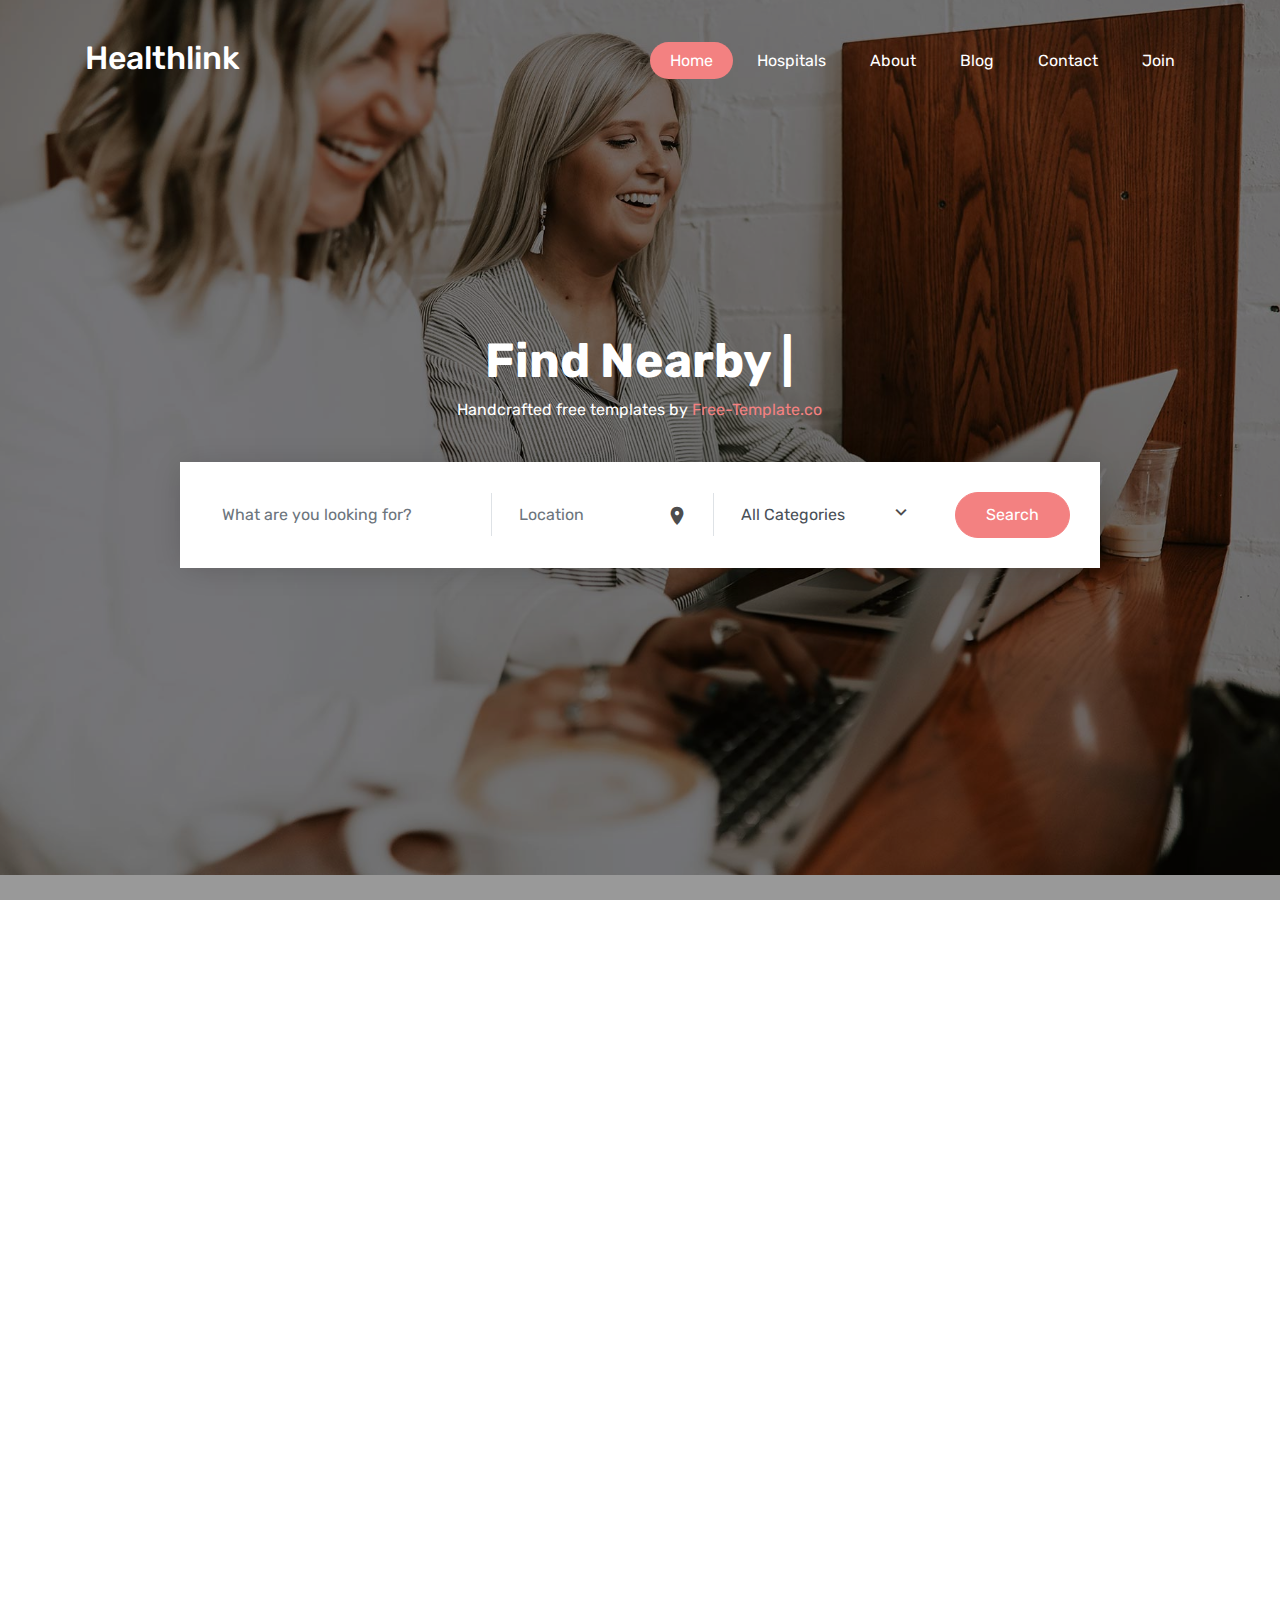
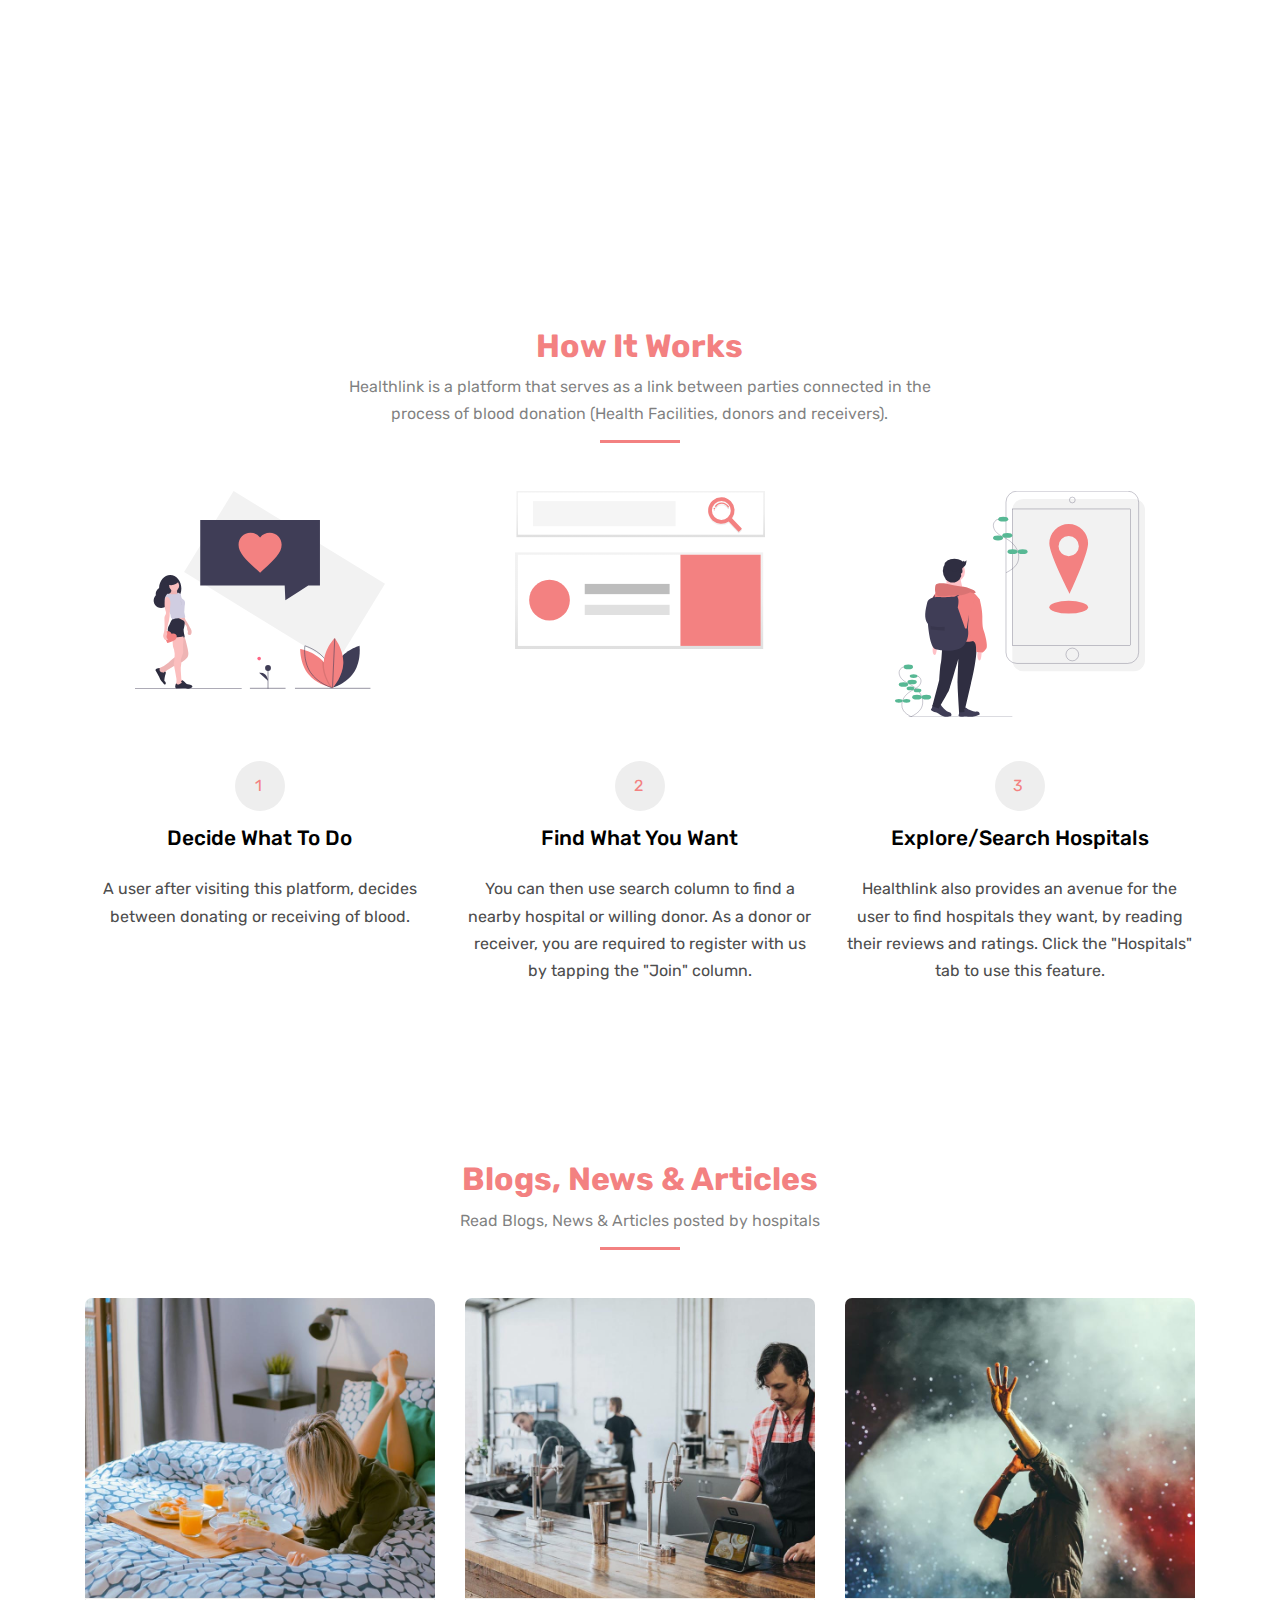
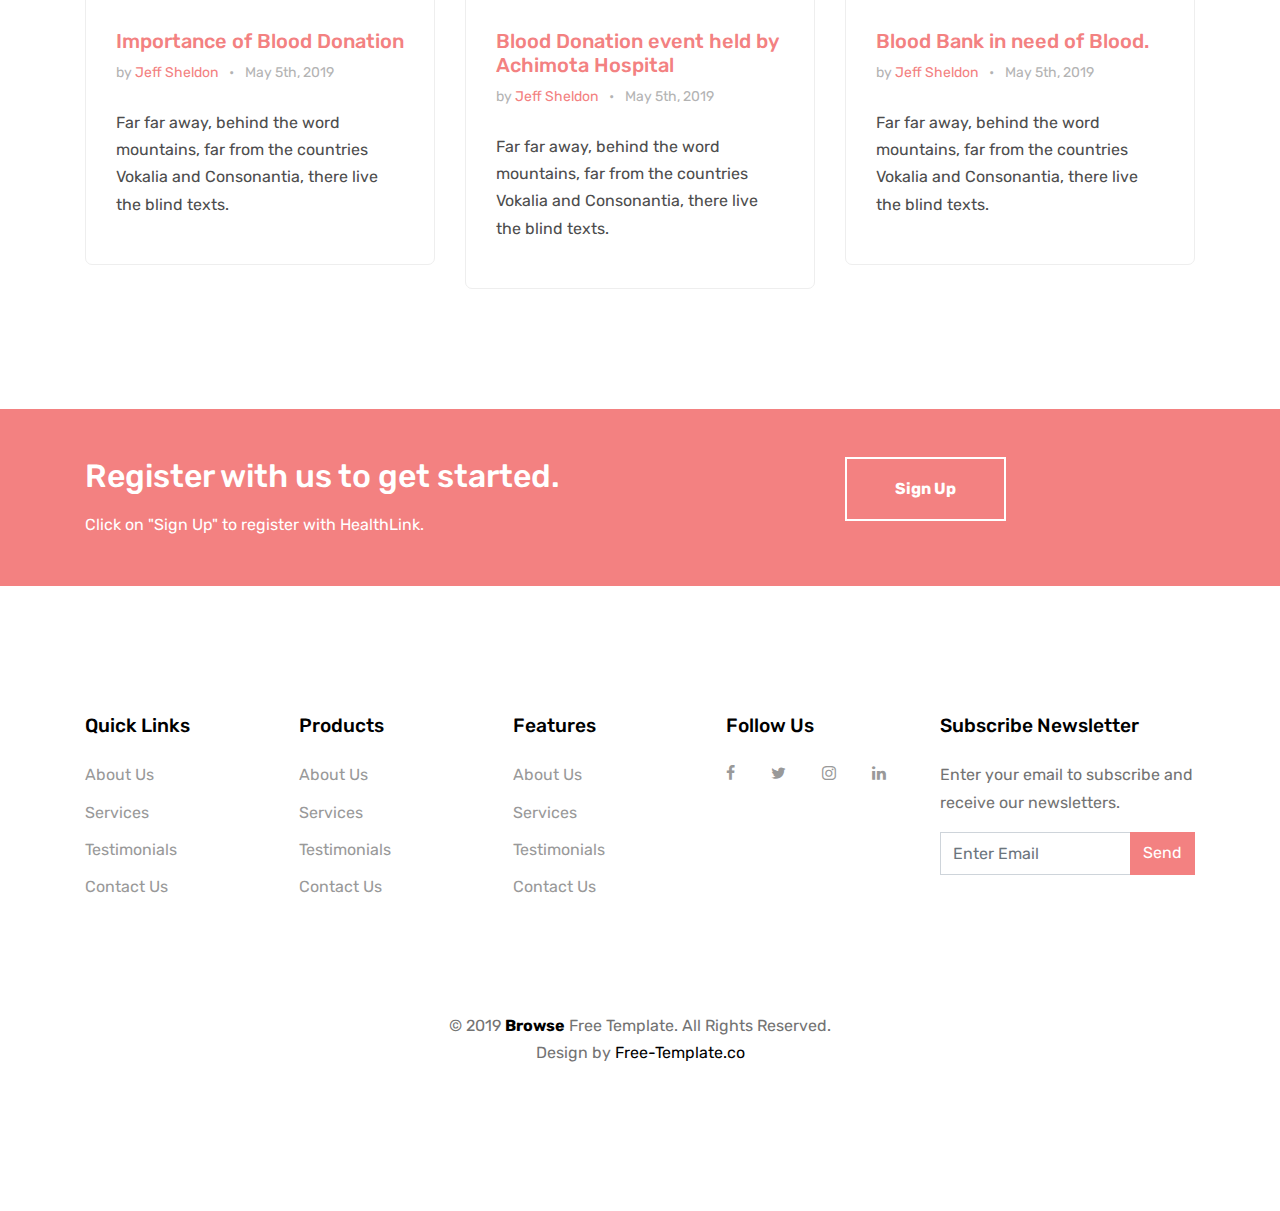
<file: healthlink Template/index.html>
<!-- 
////////////////////////////////////////////////////////////////

Author: Free-Template.co
Author URL: http://free-template.co.
License: https://creativecommons.org/licenses/by/3.0/
License URL: https://creativecommons.org/licenses/by/3.0/
Site License URL: https://free-template.co/template-license/
  
Website:  https://free-template.co
Facebook: https://www.facebook.com/FreeDashTemplate.co
Twitter:  https://twitter.com/Free_Templateco
RSS Feed: https://feeds.feedburner.com/Free-templateco

////////////////////////////////////////////////////////////////
-->
<!DOCTYPE html>
<html lang="en">
  <head>
    <title>Browse &mdash; Free Website Template by Free-Template.co</title>
    <meta charset="utf-8">
    <meta name="viewport" content="width=device-width, initial-scale=1, shrink-to-fit=no">
    
    <meta name="description" content="" />
    <meta name="keywords" content="" />
    <meta name="author" content="Free-Template.co" />

    <link rel="shortcut icon" href="ftco-32x32.png">

    <link href="https://fonts.googleapis.com/css?family=Rubik:400,700" rel="stylesheet">

    <link rel="stylesheet" href="fonts/icomoon/style.css">

    <link rel="stylesheet" href="css/bootstrap.min.css">
    <link rel="stylesheet" href="css/magnific-popup.css">
    <link rel="stylesheet" href="css/jquery-ui.css">
    <link rel="stylesheet" href="css/owl.carousel.min.css">
    <link rel="stylesheet" href="css/owl.theme.default.min.css">

    <link rel="stylesheet" href="css/bootstrap-datepicker.css">

    <link rel="stylesheet" href="fonts/flaticon/font/flaticon.css">

    <link rel="stylesheet" href="css/aos.css">
    <link rel="stylesheet" href="css/rangeslider.css">

    <link rel="stylesheet" href="css/style.css">
    
  </head>
  <body>
  
  <div class="site-wrap">

    <div class="site-mobile-menu">
      <div class="site-mobile-menu-header">
        <div class="site-mobile-menu-close mt-3">
          <span class="icon-close2 js-menu-toggle"></span>
        </div>
      </div>
      <div class="site-mobile-menu-body"></div>
    </div>
    
    <header class="site-navbar" role="banner">

      <div class="container">
        <div class="row align-items-center">
          
          <div class="col-11 col-xl-2">
            <h1 class="mb-0 site-logo"><a href="index.html" class="text-white h2 mb-0">Healthlink</a></h1>
          </div>
          <div class="col-12 col-md-10 d-none d-xl-block">
            <nav class="site-navigation position-relative text-right" role="navigation">

              <ul class="site-menu js-clone-nav mr-auto d-none d-lg-block">
                <li class="active"><a href="index.html"><span>Home</span></a></li>
                <li><a href="hospitals.html"><span>Hospitals</span></a></li>
                <li><a href="about.html"><span>About</span></a></li>
                <li><a href="blog.html"><span>Blog</span></a></li>
                <li><a href="contact.html"><span>Contact</span></a></li>
                <li><a href="signup.html"><span>Join</span></a></li>
              </ul>
            </nav>
          </div>


          <div class="d-inline-block d-xl-none ml-md-0 mr-auto py-3" style="position: relative; top: 3px;"><a href="#" class="site-menu-toggle js-menu-toggle text-white"><span class="icon-menu h3"></span></a></div>

          </div>

        </div>
    </header>

  

    <div class="site-blocks-cover overlay" style="background-image: url(images/hero_1.jpg);" data-aos="fade" data-stellar-background-ratio="0.5">
      <div class="container">
        <div class="row align-items-center justify-content-center text-center">

          <div class="col-md-10">
            
            
            <div class="row justify-content-center mb-4">
              <div class="col-md-10 text-center">
                <h1 data-aos="fade-up">Find Nearby <span class="typed-words"></span></h1>
                <p data-aos="fade-up" data-aos-delay="100">Handcrafted free templates by <a href="https://free-template.co/" target="_blank">Free-Template.co</a></p>
              </div>
            </div>

            <div class="form-search-wrap p-2" data-aos="fade-up" data-aos-delay="200">
              <form method="post">
                <div class="row align-items-center">
                  <div class="col-lg-12 col-xl-4 no-sm-border border-right">
                    <input type="text" class="form-control" placeholder="What are you looking for?">
                  </div>
                  <div class="col-lg-12 col-xl-3 no-sm-border border-right">
                    <div class="wrap-icon">
                      <span class="icon icon-room"></span>
                      <input type="text" class="form-control" placeholder="Location">
                    </div>
                    
                  </div>
                  <div class="col-lg-12 col-xl-3">
                    <div class="select-wrap">
                      <span class="icon"><span class="icon-keyboard_arrow_down"></span></span>
                      <select class="form-control" name="" id="">
                        <option value="">All Categories</option>
                        <option value="">Donor</option>
                        <option value="">Hospitals</option>  
                      </select>
                    </div>
                  </div>
                  <div class="col-lg-12 col-xl-2 ml-auto text-right">
                    <input type="submit" class="btn text-white btn-primary" value="Search">
                  </div>
                  
                </div>
              </form>
            </div>

          </div>
        </div>
      </div>
    </div>  
      
    
    <div class="site-section" data-aos="fade">
      <div class="container">
        <div class="row justify-content-center mb-5">
          <div class="col-md-7 text-center border-primary">
            <h2 class="font-weight-light text-primary">Most Visited Hospitals</h2>
            <p class="color-black-opacity-5">Check out the list of our top rated Hopitals.</p>
          </div>
        </div>

        <div class="row">
          <div class="col-md-6 mb-4 mb-lg-4 col-lg-4">
            
            <div class="listing-item">
              <div class="listing-image">
                <img src="images/img_1.jpg" alt="Free Website Template by Free-Template.co" class="img-fluid">
              </div>
              <div class="listing-item-content">
                <a href="hospitals-single.html" class="bookmark" data-toggle="tooltip" data-placement="left" title="Bookmark"><span class="icon-heart"></span></a>
                <a class="px-3 mb-3 category" href="#">Hospital</a>
                <h2 class="mb-1"><a href="listings-single.html">Korle Bu Teaching Hospital</a></h2>
                <span class="address">Korle Bu, Accra</span>
              </div>
            </div>

          </div>
          <div class="col-md-6 mb-4 mb-lg-4 col-lg-4">
            
            <div class="listing-item">
              <div class="listing-image">
                <img src="images/img_2.jpg" alt="Free Website Template by Free-Template.co" class="img-fluid">
              </div>
              <div class="listing-item-content">
                <a href="listings-single.html" class="bookmark"><span class="icon-heart"></span></a>
                <a class="px-3 mb-3 category" href="#">Hospital</a>
                <h2 class="mb-1"><a href="listings-single.html">Achimota Hospital</a></h2>
                <span class="address">Achimota, Accra</span>
              </div>
            </div>

          </div>
          <div class="col-md-6 mb-4 mb-lg-4 col-lg-4">
            
            <div class="listing-item">
              <div class="listing-image">
                <img src="images/img_3.jpg" alt="Free Website Template by Free-Template.co" class="img-fluid">
              </div>
              <div class="listing-item-content">
                <a href="listings-single.html" class="bookmark"><span class="icon-heart"></span></a>
                <a class="px-3 mb-3 category" href="#">Hospital</a>
                <h2 class="mb-1"><a href="listings-single.html">Lapaz Community Hospital</a></h2>
                <span class="address">Lapaz, Accra</span>
              </div>
            </div>

          </div>

          <div class="col-md-6 mb-4 mb-lg-4 col-lg-4">
            
            <div class="listing-item">
              <div class="listing-image">
                <img src="images/img_4.jpg" alt="Free Website Template by Free-Template.co" class="img-fluid">
              </div>
              <div class="listing-item-content">
                <a href="listings-single.html" class="bookmark" data-toggle="tooltip" data-placement="left" title="Bookmark"><span class="icon-heart"></span></a>
                <a class="px-3 mb-3 category" href="#">Hospital</a>
                <h2 class="mb-1"><a href="listings-single.html">GAEC Hospital</a></h2>
                <span class="address">Dome-Kwabenya, Accra</span>
              </div>
            </div>

          </div>
          <div class="col-md-6 mb-4 mb-lg-4 col-lg-4">
            
            <div class="listing-item">
              <div class="listing-image">
                <img src="images/img_5.jpg" alt="Free Website Template by Free-Template.co" class="img-fluid">
              </div>
              <div class="listing-item-content">
                <a href="listings-single.html" class="bookmark"><span class="icon-heart"></span></a>
                <a class="px-3 mb-3 category" href="#">Spa</a>
                <h2 class="mb-1"><a href="listings-single.html">La Italia Spa</a></h2>
                <span class="address">Italy</span>
              </div>
            </div>

          </div>
          <div class="col-md-6 mb-4 mb-lg-4 col-lg-4">
            
            <div class="listing-item">
              <div class="listing-image">
                <img src="images/img_6.jpg" alt="Free Website Template by Free-Template.co" class="img-fluid">
              </div>
              <div class="listing-item-content">
                <a href="listings-single.html" class="bookmark"><span class="icon-heart"></span></a>
                <a class="px-3 mb-3 category" href="#">Stores</a>
                <h2 class="mb-1"><a href="listings-single.html">Super Market Mall</a></h2>
                <span class="address">West Orange, New York</span>
              </div>
            </div>

          </div>
        </div>
      </div>
    </div>

    <div class="site-section">
      <div class="container">
        <div class="row justify-content-center mb-5">
          <div class="col-md-7 text-center border-primary">
            <h2 class="font-weight-light text-primary">How It Works</h2>
            <p class="color-black-opacity-5">Healthlink is a platform that serves as a link between parties connected in the process of blood donation (Health Facilities, donors and receivers). </p>
          </div>
        </div>

        <div class="row">
          <div class="col-md-6 mb-4 mb-lg-0 col-lg-4">
            <div class="how-it-work-step">
              <div class="img-wrap">
                <img src="images/step-1.svg" alt="Free website template by Free-Template.co" class="img-fluid">
              </div>
              <span class="number">1</span>
              <h3>Decide What To Do</h3>
              <p>A user after visiting this platform, decides between donating or receiving of blood.</p>
            </div>
          </div>
          <div class="col-md-6 mb-4 mb-lg-0 col-lg-4">
            <div class="how-it-work-step">
              <div class="img-wrap">
                <img src="images/step-2.svg" alt="Free website template by Free-Template.co" class="img-fluid">
              </div>
              <span class="number">2</span>
              <h3>Find What You Want</h3>
              <p>You can then use search column to find a nearby hospital or willing donor. As a donor or receiver, you are required to register with us by tapping the "Join" column.</p>
            </div>
          </div>
          <div class="col-md-6 mb-4 mb-lg-0 col-lg-4">
            <div class="how-it-work-step">
              <div class="img-wrap">
                <img src="images/step-3.svg" alt="Free website template by Free-Template.co" class="img-fluid">
              </div>
              <span class="number">3</span>
              <h3>Explore/Search Hospitals</h3>
              <p>Healthlink also provides an avenue for the user to find hospitals they want, by reading their reviews and ratings. Click the "Hospitals" tab to use this feature.</p>
            </div>
          </div>
        </div>
      </div>
    </div>



    <div class="site-section">
      <div class="container">
        <div class="row justify-content-center mb-5">
          <div class="col-md-7 text-center border-primary">
            <h2 class="font-weight-light text-primary">Blogs, News &amp; Articles</h2>
            <p class="color-black-opacity-5">Read Blogs, News &amp; Articles posted by hospitals</p>
          </div>
        </div>
        <div class="row mb-3 align-items-stretch">
          <div class="col-md-6 col-lg-4 mb-4 mb-lg-4">
            <div class="h-entry">
              <img src="images/img_1.jpg" alt="Free Website Template by Free-Template.co" class="img-fluid">
              <div class="h-entry-inner">
                <h2 class="font-size-regular"><a href="#">Importance of Blood Donation</a></h2>
                <div class="meta mb-4">by <a href="#">Jeff Sheldon</a> <span class="mx-2">&bullet;</span> May 5th, 2019</div>
                <p>Far far away, behind the word mountains, far from the countries Vokalia and Consonantia, there live the blind texts. </p>
              </div>
            </div> 
          </div>
          <div class="col-md-6 col-lg-4 mb-4 mb-lg-4">
            <div class="h-entry">
              <img src="images/img_2.jpg" alt="Free Website Template by Free-Template.co" class="img-fluid">
              <div class="h-entry-inner">
                <h2 class="font-size-regular"><a href="#">Blood Donation event held by Achimota Hospital</a></h2>
                <div class="meta mb-4">by <a href="#">Jeff Sheldon</a> <span class="mx-2">&bullet;</span> May 5th, 2019</div>
                <p>Far far away, behind the word mountains, far from the countries Vokalia and Consonantia, there live the blind texts. </p>
              </div>
            </div> 
          </div>
          <div class="col-md-6 col-lg-4 mb-4 mb-lg-4">
            <div class="h-entry">
              <img src="images/img_3.jpg" alt="Free Website Template by Free-Template.co" class="img-fluid">
              <div class="h-entry-inner">
                <h2 class="font-size-regular"><a href="#">Blood Bank in need of Blood.</a></h2>
                <div class="meta mb-4">by <a href="#">Jeff Sheldon</a> <span class="mx-2">&bullet;</span> May 5th, 2019</div>
                <p>Far far away, behind the word mountains, far from the countries Vokalia and Consonantia, there live the blind texts. </p>
              </div>
            </div>
          </div>
        </div>
      </div>
    </div>

    
    <div class="py-5 bg-primary">
      <div class="container">
        <div class="row">
          <div class="col-lg-7 mr-auto mb-4 mb-lg-0">
            <h2 class="mb-3 mt-0 text-white">Register with us to get started.</h2>
            <p class="mb-0 text-white">Click on "Sign Up" to register with HealthLink.</p>
          </div>
          <div class="col-lg-4">
            <p class="mb-0"><a href="signup.html" class="btn btn-outline-white text-white btn-md px-5 font-weight-bold btn-md-block">Sign Up</a></p>
          </div>
        </div>
      </div>
    </div>
    
    <footer class="site-footer">
      <div class="container">
        <div class="row">
          <div class="col-md-9">
            <div class="row">
              <div class="col-md-6 mb-5 mb-lg-0 col-lg-3">
                <h2 class="footer-heading mb-4">Quick Links</h2>
                <ul class="list-unstyled">
                  <li><a href="#">About Us</a></li>
                  <li><a href="#">Services</a></li>
                  <li><a href="#">Testimonials</a></li>
                  <li><a href="#">Contact Us</a></li>
                </ul>
              </div>
              <div class="col-md-6 mb-5 mb-lg-0 col-lg-3">
                <h2 class="footer-heading mb-4">Products</h2>
                <ul class="list-unstyled">
                  <li><a href="#">About Us</a></li>
                  <li><a href="#">Services</a></li>
                  <li><a href="#">Testimonials</a></li>
                  <li><a href="#">Contact Us</a></li>
                </ul>
              </div>
              <div class="col-md-6 mb-5 mb-lg-0 col-lg-3">
                <h2 class="footer-heading mb-4">Features</h2>
                <ul class="list-unstyled">
                  <li><a href="#">About Us</a></li>
                  <li><a href="#">Services</a></li>
                  <li><a href="#">Testimonials</a></li>
                  <li><a href="#">Contact Us</a></li>
                </ul>
              </div>
              <div class="col-md-6 mb-5 mb-lg-0 col-lg-3">
                <h2 class="footer-heading mb-4">Follow Us</h2>
                <a href="#" class="pl-0 pr-3"><span class="icon-facebook"></span></a>
                <a href="#" class="pl-3 pr-3"><span class="icon-twitter"></span></a>
                <a href="#" class="pl-3 pr-3"><span class="icon-instagram"></span></a>
                <a href="#" class="pl-3 pr-3"><span class="icon-linkedin"></span></a>
              </div>
            </div>
          </div>
          <div class="col-lg-3">
            <h2 class="footer-heading mb-4">Subscribe Newsletter</h2>
            <p>Enter your email to subscribe and receive our newsletters.</p>
            <form action="#" method="post">
              <div class="input-group mb-3">
                <input type="text" class="form-control bg-transparent" placeholder="Enter Email" aria-label="Enter Email" aria-describedby="button-addon2">
                <div class="input-group-append">
                  <button class="btn btn-primary text-white" type="button" id="button-addon2">Send</button>
                </div>
              </div>
            </form>
          </div>
        </div>
        <div class="row pt-5 mt-5">
          <div class="col-12 text-md-center text-left">
            <p>
              <!-- Link back to Free-Template.co can't be removed. Template is licensed under CC BY 3.0. -->
          &copy; 2019 <strong class="text-black">Browse</strong> Free Template. All Rights Reserved. <br> Design by <a href="https://free-template.co/" target="_blank" class="text-black">Free-Template.co</a>
          </p>
          </div>
        </div>
      </div>
    </footer>
  

  <script src="js/jquery-3.3.1.min.js"></script>
  <script src="js/jquery-migrate-3.0.1.min.js"></script>
  <script src="js/jquery-ui.js"></script>
  <script src="js/popper.min.js"></script>
  <script src="js/bootstrap.min.js"></script>
  <script src="js/owl.carousel.min.js"></script>
  <script src="js/jquery.stellar.min.js"></script>
  <script src="js/jquery.countdown.min.js"></script>
  <script src="js/jquery.magnific-popup.min.js"></script>
  <script src="js/bootstrap-datepicker.min.js"></script>
  <script src="js/aos.js"></script>
  <script src="js/rangeslider.min.js"></script>
  

  <script src="js/typed.js"></script>
            <script>
            var typed = new Typed('.typed-words', {
            strings: ["Hospitals","Donor"],
            typeSpeed: 80,
            backSpeed: 80,
            backDelay: 4000,
            startDelay: 1000,
            loop: true,
            showCursor: true
            });
            </script>

  <script src="js/main.js"></script>
  
  </body>
</html>
</file>
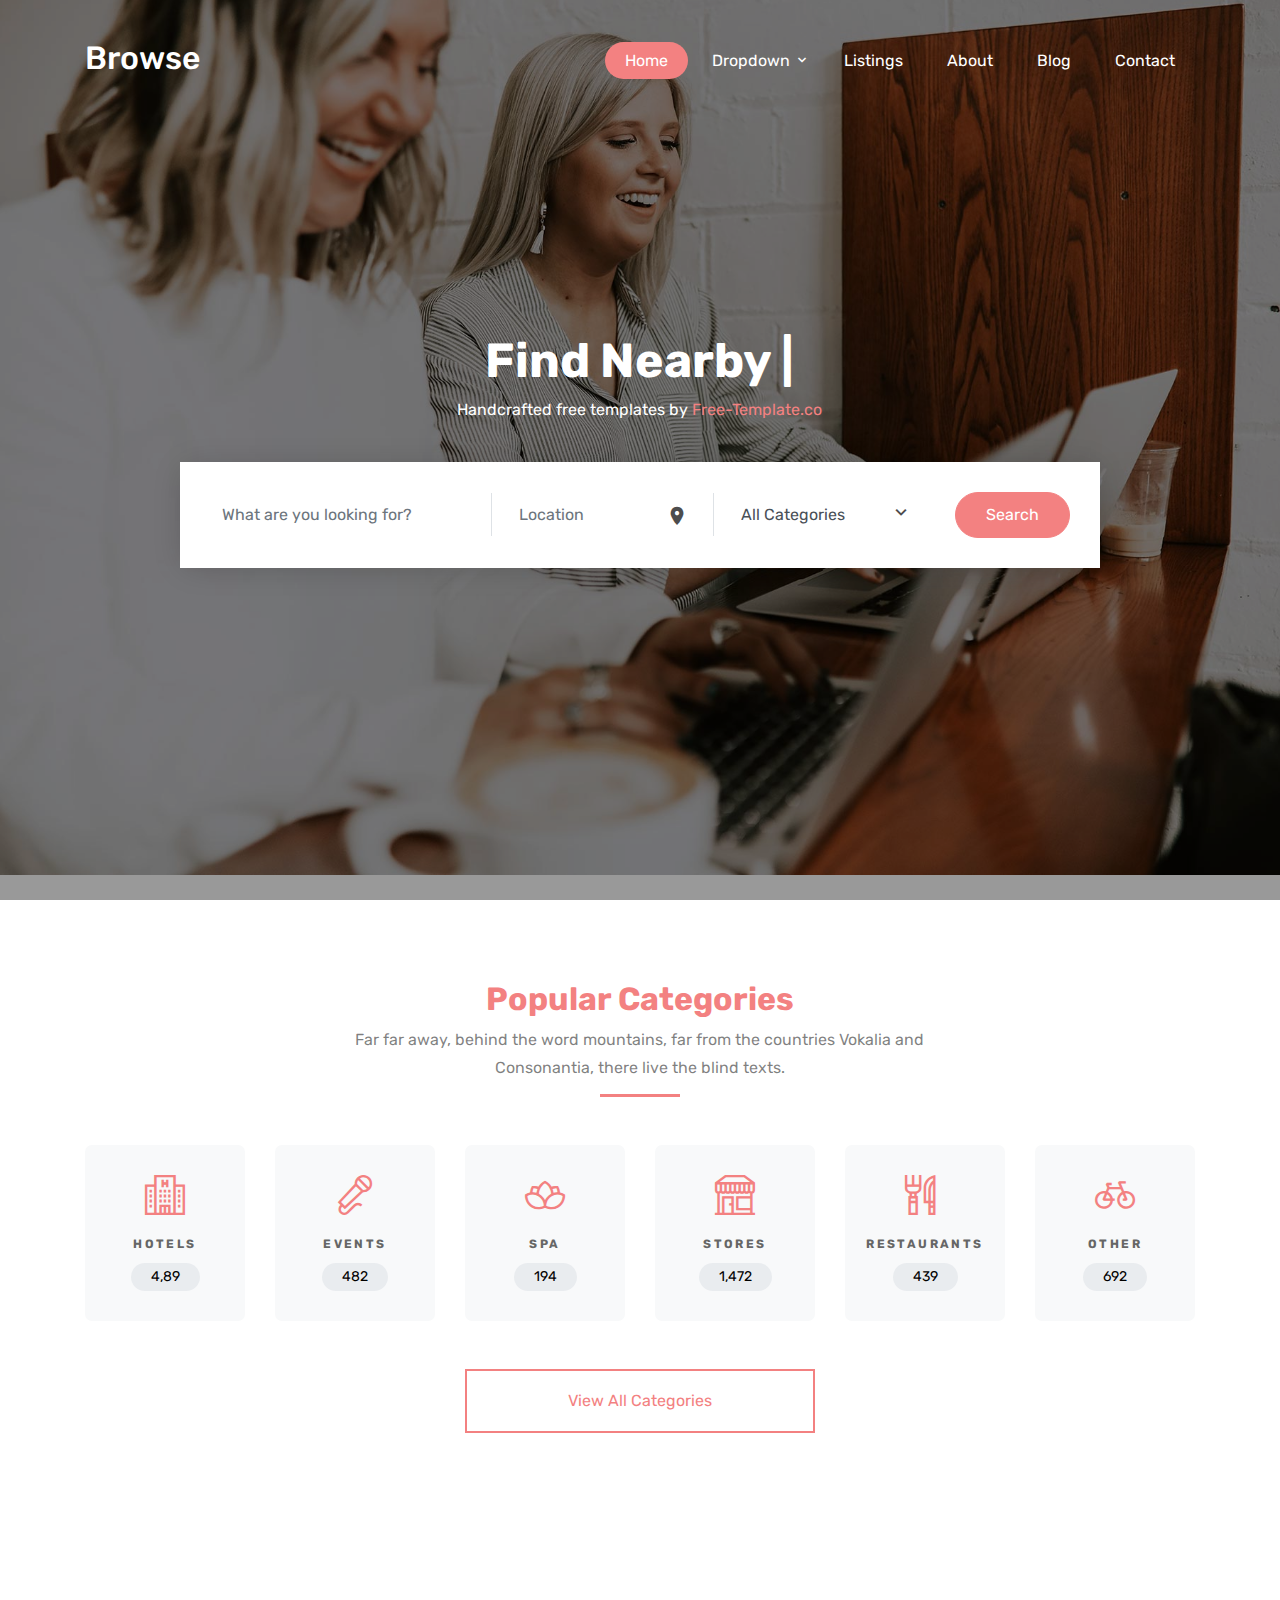
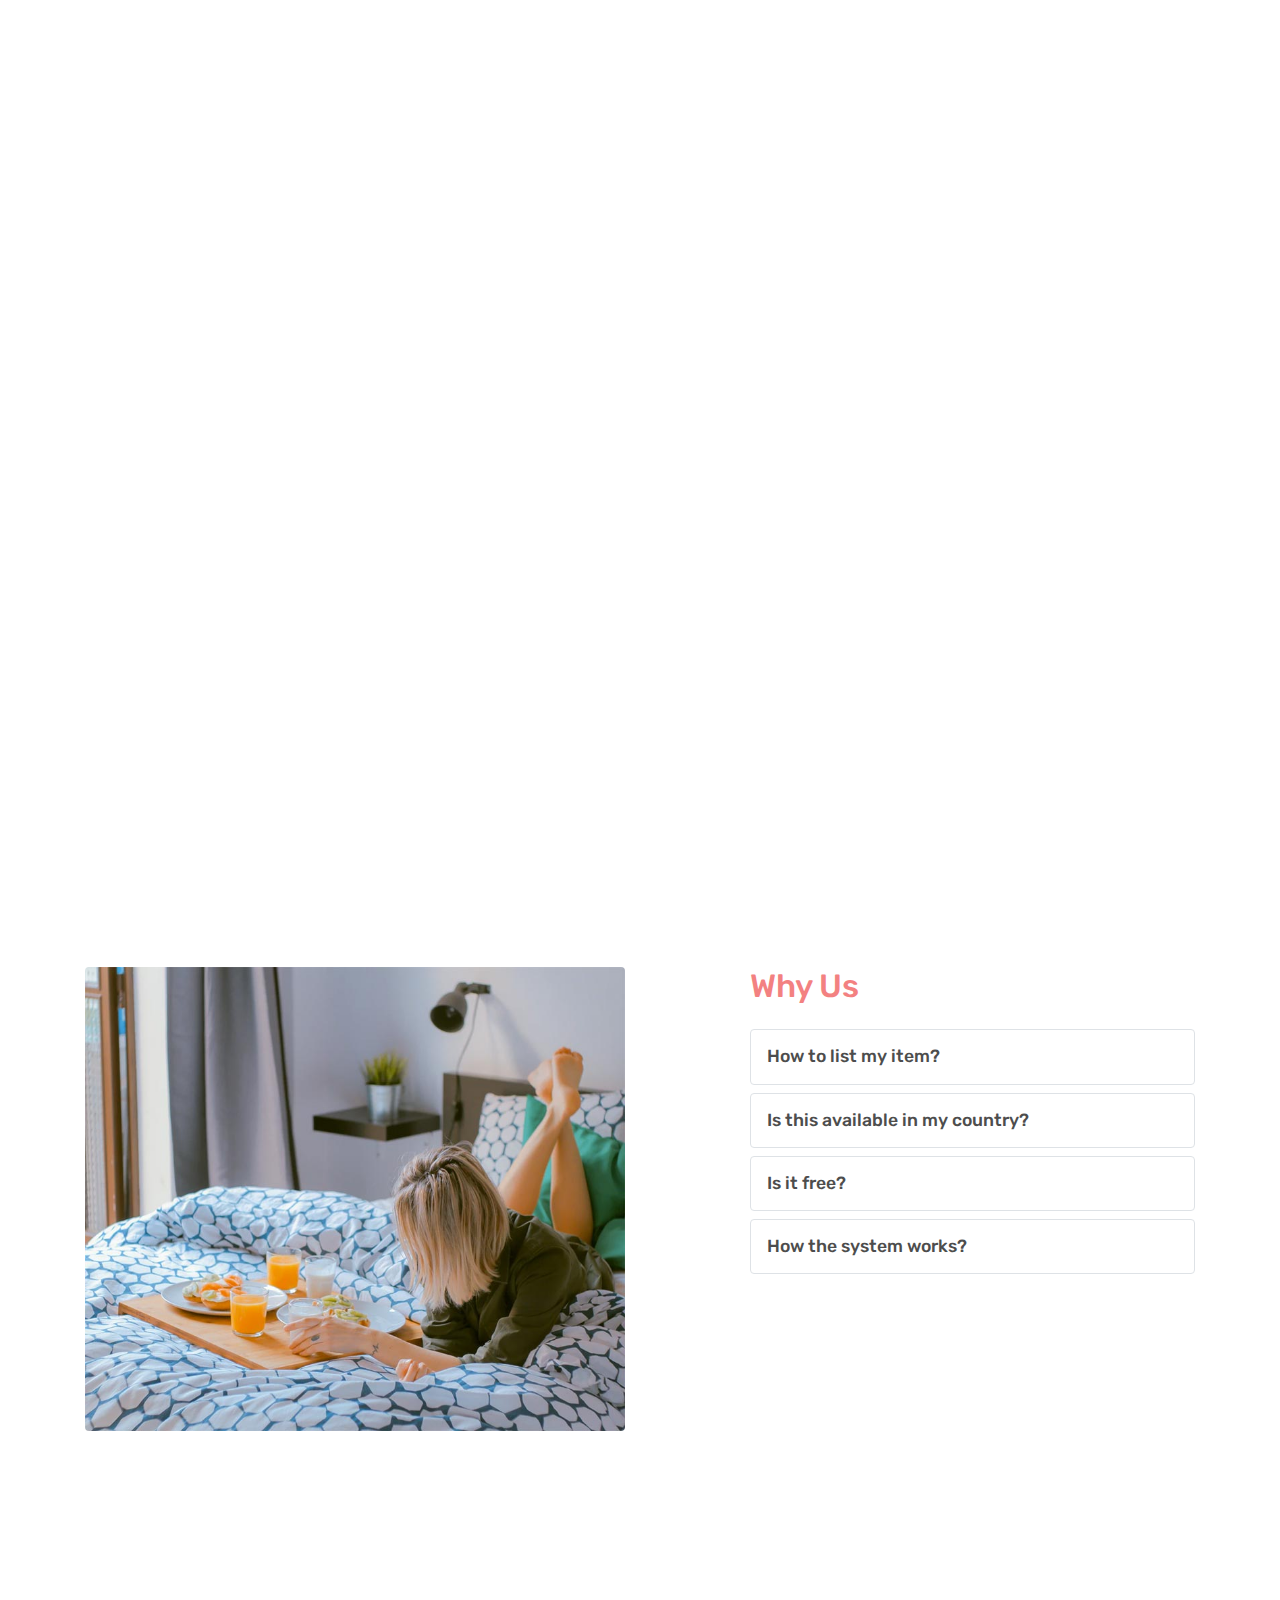
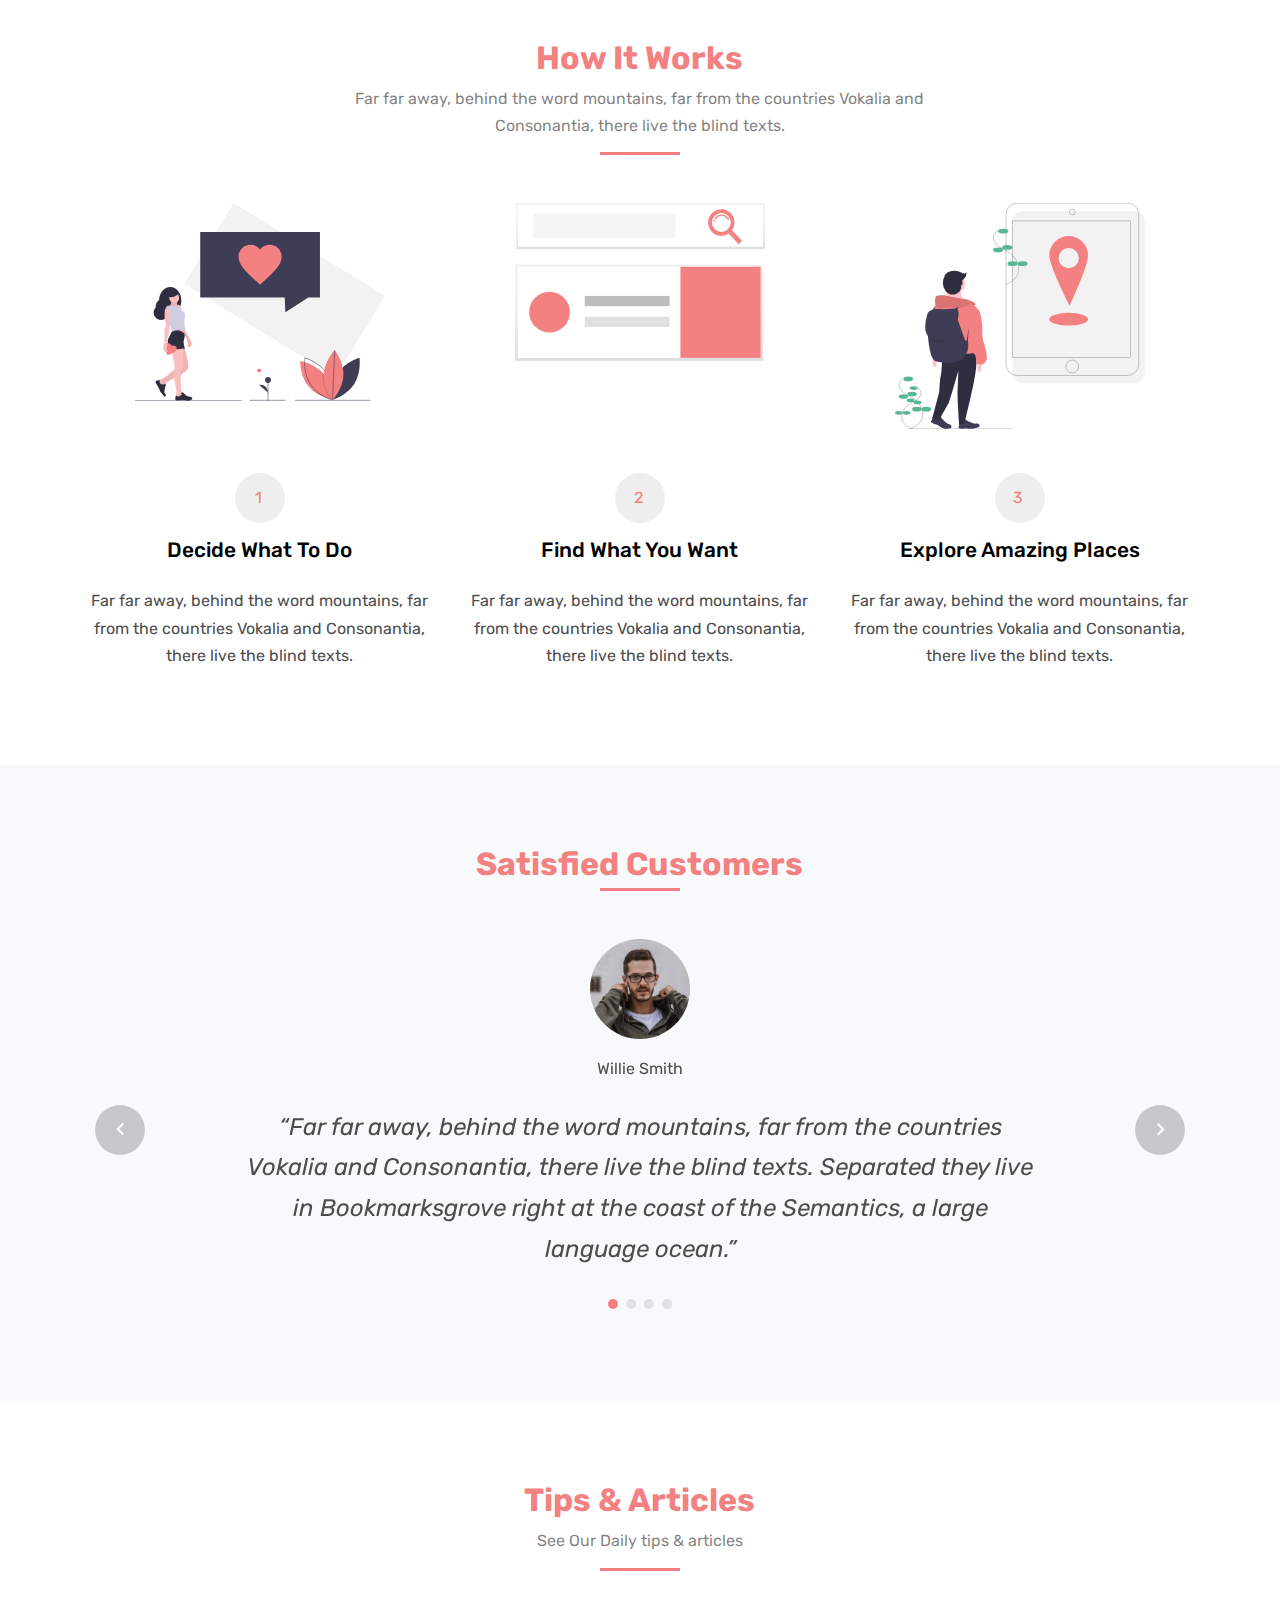
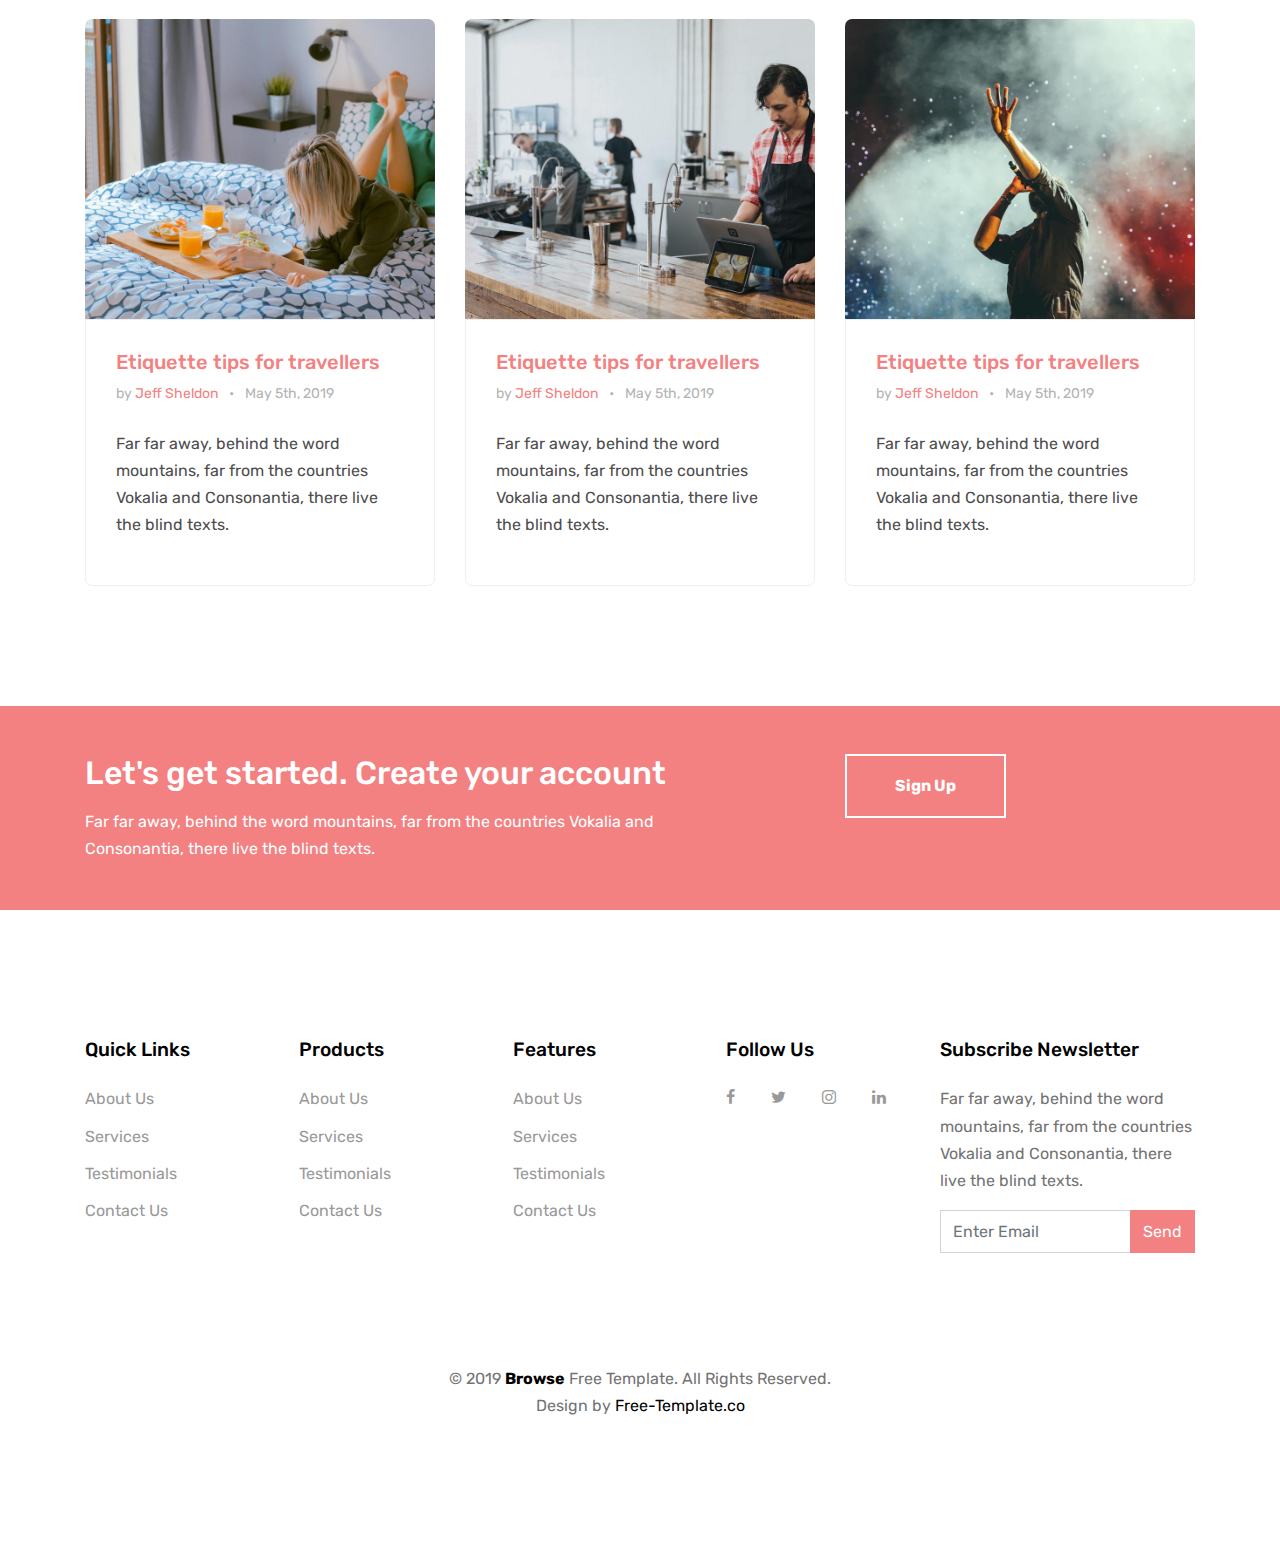
<file: browser-master/browser-master/index.html>
<!-- 
////////////////////////////////////////////////////////////////

Author: Free-Template.co
Author URL: http://free-template.co.
License: https://creativecommons.org/licenses/by/3.0/
License URL: https://creativecommons.org/licenses/by/3.0/
Site License URL: https://free-template.co/template-license/
  
Website:  https://free-template.co
Facebook: https://www.facebook.com/FreeDashTemplate.co
Twitter:  https://twitter.com/Free_Templateco
RSS Feed: https://feeds.feedburner.com/Free-templateco

////////////////////////////////////////////////////////////////
-->
<!DOCTYPE html>
<html lang="en">
  <head>
    <title>Browse &mdash; Free Website Template by Free-Template.co</title>
    <meta charset="utf-8">
    <meta name="viewport" content="width=device-width, initial-scale=1, shrink-to-fit=no">
    
    <meta name="description" content="" />
    <meta name="keywords" content="" />
    <meta name="author" content="Free-Template.co" />

    <link rel="shortcut icon" href="ftco-32x32.png">

    <link href="https://fonts.googleapis.com/css?family=Rubik:400,700" rel="stylesheet">

    <link rel="stylesheet" href="fonts/icomoon/style.css">

    <link rel="stylesheet" href="css/bootstrap.min.css">
    <link rel="stylesheet" href="css/magnific-popup.css">
    <link rel="stylesheet" href="css/jquery-ui.css">
    <link rel="stylesheet" href="css/owl.carousel.min.css">
    <link rel="stylesheet" href="css/owl.theme.default.min.css">

    <link rel="stylesheet" href="css/bootstrap-datepicker.css">

    <link rel="stylesheet" href="fonts/flaticon/font/flaticon.css">

    <link rel="stylesheet" href="css/aos.css">
    <link rel="stylesheet" href="css/rangeslider.css">

    <link rel="stylesheet" href="css/style.css">
    
  </head>
  <body>
  
  <div class="site-wrap">

    <div class="site-mobile-menu">
      <div class="site-mobile-menu-header">
        <div class="site-mobile-menu-close mt-3">
          <span class="icon-close2 js-menu-toggle"></span>
        </div>
      </div>
      <div class="site-mobile-menu-body"></div>
    </div>
    
    <header class="site-navbar" role="banner">

      <div class="container">
        <div class="row align-items-center">
          
          <div class="col-11 col-xl-2">
            <h1 class="mb-0 site-logo"><a href="index.html" class="text-white h2 mb-0">Browse</a></h1>
          </div>
          <div class="col-12 col-md-10 d-none d-xl-block">
            <nav class="site-navigation position-relative text-right" role="navigation">

              <ul class="site-menu js-clone-nav mr-auto d-none d-lg-block">
                <li class="active"><a href="index.html"><span>Home</span></a></li>
                <li class="has-children">
                  <a href="about.html"><span>Dropdown</span></a>
                  <ul class="dropdown arrow-top">
                    <li><a href="#">Menu One</a></li>
                    <li><a href="#">Menu Two</a></li>
                    <li><a href="#">Menu Three</a></li>
                    <li class="has-children">
                      <a href="#">Dropdown</a>
                      <ul class="dropdown">
                        <li><a href="#">Menu One</a></li>
                        <li><a href="#">Menu Two</a></li>
                        <li><a href="#">Menu Three</a></li>
                        <li><a href="#">Menu Four</a></li>
                      </ul>
                    </li>
                  </ul>
                </li>
                <li><a href="listings.html"><span>Listings</span></a></li>
                <li><a href="about.html"><span>About</span></a></li>
                <li><a href="blog.html"><span>Blog</span></a></li>
                <li><a href="contact.html"><span>Contact</span></a></li>
              </ul>
            </nav>
          </div>


          <div class="d-inline-block d-xl-none ml-md-0 mr-auto py-3" style="position: relative; top: 3px;"><a href="#" class="site-menu-toggle js-menu-toggle text-white"><span class="icon-menu h3"></span></a></div>

          </div>

        </div>
   
    </header>

  

    <div class="site-blocks-cover overlay" style="background-image: url(images/hero_1.jpg);" data-aos="fade" data-stellar-background-ratio="0.5">
      <div class="container">
        <div class="row align-items-center justify-content-center text-center">

          <div class="col-md-10">
            
            
            <div class="row justify-content-center mb-4">
              <div class="col-md-10 text-center">
                <h1 data-aos="fade-up">Find Nearby <span class="typed-words"></span></h1>
                <p data-aos="fade-up" data-aos-delay="100">Handcrafted free templates by <a href="https://free-template.co/" target="_blank">Free-Template.co</a></p>
              </div>
            </div>

            <div class="form-search-wrap p-2" data-aos="fade-up" data-aos-delay="200">
              <form method="post">
                <div class="row align-items-center">
                  <div class="col-lg-12 col-xl-4 no-sm-border border-right">
                    <input type="text" class="form-control" placeholder="What are you looking for?">
                  </div>
                  <div class="col-lg-12 col-xl-3 no-sm-border border-right">
                    <div class="wrap-icon">
                      <span class="icon icon-room"></span>
                      <input type="text" class="form-control" placeholder="Location">
                    </div>
                    
                  </div>
                  <div class="col-lg-12 col-xl-3">
                    <div class="select-wrap">
                      <span class="icon"><span class="icon-keyboard_arrow_down"></span></span>
                      <select class="form-control" name="" id="">
                        <option value="">All Categories</option>
                        <option value="">Hotels</option>
                        <option value="">Restaurant</option>
                        <option value="">Eat &amp; Drink</option>
                        <option value="">Events</option>
                        <option value="">Fitness</option>
                        <option value="">Others</option>
                      </select>
                    </div>
                  </div>
                  <div class="col-lg-12 col-xl-2 ml-auto text-right">
                    <input type="submit" class="btn text-white btn-primary" value="Search">
                  </div>
                  
                </div>
              </form>
            </div>

          </div>
        </div>
      </div>
    </div>  

    
    <div class="site-section">
      <div class="container">
        <div class="row justify-content-center mb-5">
          <div class="col-md-7 text-center border-primary">
            <h2 class="font-weight-light text-primary">Popular Categories</h2>
            <p class="color-black-opacity-5">Far far away, behind the word mountains, far from the countries Vokalia and Consonantia, there live the blind texts.</p>
          </div>
        </div>

        <div class="row align-items-stretch">
          <div class="col-6 col-sm-6 col-md-4 mb-4 mb-lg-0 col-lg-2">
            <a href="#" class="popular-category h-100">
              <span class="icon mb-3"><span class="flaticon-hotel"></span></span>
              <span class="caption mb-2 d-block">Hotels</span>
              <span class="number">4,89</span>
            </a>
          </div>
          <div class="col-6 col-sm-6 col-md-4 mb-4 mb-lg-0 col-lg-2">
            <a href="#" class="popular-category h-100">
              <span class="icon mb-3"><span class="flaticon-microphone"></span></span>
              <span class="caption mb-2 d-block">Events</span>
              <span class="number">482</span>
            </a>
          </div>
          <div class="col-6 col-sm-6 col-md-4 mb-4 mb-lg-0 col-lg-2">
            <a href="#" class="popular-category h-100">
              <span class="icon mb-3"><span class="flaticon-flower"></span></span>
              <span class="caption mb-2 d-block">Spa</span>
              <span class="number">194</span>
            </a>
          </div>
          <div class="col-6 col-sm-6 col-md-4 mb-4 mb-lg-0 col-lg-2">
            <a href="#" class="popular-category h-100">
              <span class="icon mb-3"><span class="flaticon-restaurant"></span></span>
              <span class="caption mb-2 d-block">Stores</span>
              <span class="number">1,472</span>
            </a>
          </div>
          <div class="col-6 col-sm-6 col-md-4 mb-4 mb-lg-0 col-lg-2">
            <a href="#" class="popular-category h-100">
              <span class="icon mb-3"><span class="flaticon-cutlery"></span></span>
              <span class="caption mb-2 d-block">Restaurants</span>
              <span class="number">439</span>
            </a>
          </div>
          <div class="col-6 col-sm-6 col-md-4 mb-4 mb-lg-0 col-lg-2">
            <a href="#" class="popular-category h-100">
              <span class="icon mb-3"><span class="flaticon-bike"></span></span>
              <span class="caption mb-2 d-block">Other</span>
              <span class="number">692</span>
            </a>
          </div>
        </div>

        <div class="row mt-5 justify-content-center tex-center">
          <div class="col-md-4"><a href="#" class="btn btn-block btn-outline-primary btn-md px-5">View All Categories</a></div>
        </div>
      </div>
    </div>
      
    
    <div class="site-section" data-aos="fade">
      <div class="container">
        <div class="row justify-content-center mb-5">
          <div class="col-md-7 text-center border-primary">
            <h2 class="font-weight-light text-primary">Most Visited Places</h2>
            <p class="color-black-opacity-5">Far far away, behind the word mountains, far from the countries Vokalia and Consonantia, there live the blind texts.</p>
          </div>
        </div>

        <div class="row">
          <div class="col-md-6 mb-4 mb-lg-4 col-lg-4">
            
            <div class="listing-item">
              <div class="listing-image">
                <img src="images/img_1.jpg" alt="Free Website Template by Free-Template.co" class="img-fluid">
              </div>
              <div class="listing-item-content">
                <a href="listings-single.html" class="bookmark" data-toggle="tooltip" data-placement="left" title="Bookmark"><span class="icon-heart"></span></a>
                <a class="px-3 mb-3 category" href="#">Hotels</a>
                <h2 class="mb-1"><a href="listings-single.html">Luxe Hotel</a></h2>
                <span class="address">West Orange, New York</span>
              </div>
            </div>

          </div>
          <div class="col-md-6 mb-4 mb-lg-4 col-lg-4">
            
            <div class="listing-item">
              <div class="listing-image">
                <img src="images/img_2.jpg" alt="Free Website Template by Free-Template.co" class="img-fluid">
              </div>
              <div class="listing-item-content">
                <a href="listings-single.html" class="bookmark"><span class="icon-heart"></span></a>
                <a class="px-3 mb-3 category" href="#">Restaurants</a>
                <h2 class="mb-1"><a href="listings-single.html">Jones Grill &amp; Restaurants</a></h2>
                <span class="address">Brooklyn, New York</span>
              </div>
            </div>

          </div>
          <div class="col-md-6 mb-4 mb-lg-4 col-lg-4">
            
            <div class="listing-item">
              <div class="listing-image">
                <img src="images/img_3.jpg" alt="Free Website Template by Free-Template.co" class="img-fluid">
              </div>
              <div class="listing-item-content">
                <a href="listings-single.html" class="bookmark"><span class="icon-heart"></span></a>
                <a class="px-3 mb-3 category" href="#">Events</a>
                <h2 class="mb-1"><a href="listings-single.html">Live Band</a></h2>
                <span class="address">West Orange, New York</span>
              </div>
            </div>

          </div>

          <div class="col-md-6 mb-4 mb-lg-4 col-lg-4">
            
            <div class="listing-item">
              <div class="listing-image">
                <img src="images/img_4.jpg" alt="Free Website Template by Free-Template.co" class="img-fluid">
              </div>
              <div class="listing-item-content">
                <a href="listings-single.html" class="bookmark" data-toggle="tooltip" data-placement="left" title="Bookmark"><span class="icon-heart"></span></a>
                <a class="px-3 mb-3 category" href="#">Others</a>
                <h2 class="mb-1"><a href="listings-single.html">Gourmet Coffees</a></h2>
                <span class="address">New York City</span>
              </div>
            </div>

          </div>
          <div class="col-md-6 mb-4 mb-lg-4 col-lg-4">
            
            <div class="listing-item">
              <div class="listing-image">
                <img src="images/img_5.jpg" alt="Free Website Template by Free-Template.co" class="img-fluid">
              </div>
              <div class="listing-item-content">
                <a href="listings-single.html" class="bookmark"><span class="icon-heart"></span></a>
                <a class="px-3 mb-3 category" href="#">Spa</a>
                <h2 class="mb-1"><a href="listings-single.html">La Italia Spa</a></h2>
                <span class="address">Italy</span>
              </div>
            </div>

          </div>
          <div class="col-md-6 mb-4 mb-lg-4 col-lg-4">
            
            <div class="listing-item">
              <div class="listing-image">
                <img src="images/img_6.jpg" alt="Free Website Template by Free-Template.co" class="img-fluid">
              </div>
              <div class="listing-item-content">
                <a href="listings-single.html" class="bookmark"><span class="icon-heart"></span></a>
                <a class="px-3 mb-3 category" href="#">Stores</a>
                <h2 class="mb-1"><a href="listings-single.html">Super Market Mall</a></h2>
                <span class="address">West Orange, New York</span>
              </div>
            </div>

          </div>
        </div>
      </div>
    </div>

    
    
    
    
    <div class="site-section">
      <div class="container">
        <div class="row">
          <div class="col-md-6 mb-5">
            <img src="images/img_1.jpg" alt="Free Website Template by Free-Template.co" class="img-fluid rounded">
          </div>
          <div class="col-md-5 ml-auto">
            <h2 class="text-primary mb-3">Why Us</h2>
            <div class="row mt-4">
              <div class="col-12">
                <div class="border p-3 rounded mb-2">
                  <a data-toggle="collapse" href="#collapse-1" role="button" aria-expanded="false" aria-controls="collapse-1" class="accordion-item h5 d-block mb-0">How to list my item?</a>

                  <div class="collapse" id="collapse-1">
                    <div class="pt-2">
                      <p class="mb-0">Far far away, behind the word mountains, far from the countries Vokalia and Consonantia, there live the blind texts. Separated they live in Bookmarksgrove right at the coast of the Semantics, a large language ocean.</p>
                    </div>
                  </div>
                </div>

                <div class="border p-3 rounded mb-2">
                  <a data-toggle="collapse" href="#collapse-4" role="button" aria-expanded="false" aria-controls="collapse-4" class="accordion-item h5 d-block mb-0">Is this available in my country?</a>

                  <div class="collapse" id="collapse-4">
                    <div class="pt-2">
                      <p class="mb-0">A small river named Duden flows by their place and supplies it with the necessary regelialia. It is a paradisematic country, in which roasted parts of sentences fly into your mouth.</p>
                    </div>
                  </div>
                </div>

                <div class="border p-3 rounded mb-2">
                  <a data-toggle="collapse" href="#collapse-2" role="button" aria-expanded="false" aria-controls="collapse-2" class="accordion-item h5 d-block mb-0">Is it free?</a>

                  <div class="collapse" id="collapse-2">
                    <div class="pt-2">
                      <p class="mb-0">Even the all-powerful Pointing has no control about the blind texts it is an almost unorthographic life One day however a small line of blind text by the name of Lorem Ipsum decided to leave for the far World of Grammar.</p>
                    </div>
                  </div>
                </div>

                <div class="border p-3 rounded mb-2">
                  <a data-toggle="collapse" href="#collapse-3" role="button" aria-expanded="false" aria-controls="collapse-3" class="accordion-item h5 d-block mb-0">How the system works?</a>

                  <div class="collapse" id="collapse-3">
                    <div class="pt-2">
                      <p class="mb-0">The Big Oxmox advised her not to do so, because there were thousands of bad Commas, wild Question Marks and devious Semikoli, but the Little Blind Text didn’t listen. She packed her seven versalia, put her initial into the belt and made herself on the way.</p>
                    </div>
                  </div>
                </div>
              </div>
              
            </div>
          </div>
        </div>
      </div>
    </div>

    <div class="site-section">
      <div class="container">
        <div class="row justify-content-center mb-5">
          <div class="col-md-7 text-center border-primary">
            <h2 class="font-weight-light text-primary">How It Works</h2>
            <p class="color-black-opacity-5">Far far away, behind the word mountains, far from the countries Vokalia and Consonantia, there live the blind texts. </p>
          </div>
        </div>

        <div class="row">
          <div class="col-md-6 mb-4 mb-lg-0 col-lg-4">
            <div class="how-it-work-step">
              <div class="img-wrap">
                <img src="images/step-1.svg" alt="Free website template by Free-Template.co" class="img-fluid">
              </div>
              <span class="number">1</span>
              <h3>Decide What To Do</h3>
              <p>Far far away, behind the word mountains, far from the countries Vokalia and Consonantia, there live the blind texts.</p>
            </div>
          </div>
          <div class="col-md-6 mb-4 mb-lg-0 col-lg-4">
            <div class="how-it-work-step">
              <div class="img-wrap">
                <img src="images/step-2.svg" alt="Free website template by Free-Template.co" class="img-fluid">
              </div>
              <span class="number">2</span>
              <h3>Find What You Want</h3>
              <p>Far far away, behind the word mountains, far from the countries Vokalia and Consonantia, there live the blind texts.</p>
            </div>
          </div>
          <div class="col-md-6 mb-4 mb-lg-0 col-lg-4">
            <div class="how-it-work-step">
              <div class="img-wrap">
                <img src="images/step-3.svg" alt="Free website template by Free-Template.co" class="img-fluid">
              </div>
              <span class="number">3</span>
              <h3>Explore Amazing Places</h3>
              <p>Far far away, behind the word mountains, far from the countries Vokalia and Consonantia, there live the blind texts.</p>
            </div>
          </div>
        </div>
      </div>
    </div>
    
    <div class="site-section bg-light">
      <div class="container">

        <div class="row justify-content-center mb-5">
          <div class="col-md-7 text-center border-primary">
            <h2 class="font-weight-light text-primary">Satisfied Customers</h2>
          </div>
        </div>

        <div class="slide-one-item home-slider owl-carousel">
          <div>
            <div class="testimonial">
              <figure class="mb-4">
                <img src="images/person_3_sq.jpg" alt="Free Website Template by Free-Template.co" class="img-fluid mb-3">
                <p>Willie Smith</p>
              </figure>
              <blockquote>
                <p>&ldquo;Far far away, behind the word mountains, far from the countries Vokalia and Consonantia, there live the blind texts. Separated they live in Bookmarksgrove right at the coast of the Semantics, a large language ocean.&rdquo;</p>
              </blockquote>
            </div>
          </div>
          <div>
            <div class="testimonial">
              <figure class="mb-4">
                <img src="images/person_2_sq.jpg" alt="Free Website Template by Free-Template.co" class="img-fluid mb-3">
                <p>Robert Jones</p>
              </figure>
              <blockquote>
                <p>&ldquo;A small river named Duden flows by their place and supplies it with the necessary regelialia. It is a paradisematic country, in which roasted parts of sentences fly into your mouth.&rdquo;</p>
              </blockquote>
            </div>
          </div>

          <div>
            <div class="testimonial">
              <figure class="mb-4">
                <img src="images/person_4_sq.jpg" alt="Free Website Template by Free-Template.co" class="img-fluid mb-3">
                <p>Peter Richmond</p>
              </figure>
              <blockquote>
                <p>&ldquo;Even the all-powerful Pointing has no control about the blind texts it is an almost unorthographic life One day however a small line of blind text by the name of Lorem Ipsum decided to leave for the far World of Grammar.&rdquo;</p>
              </blockquote>
            </div>
          </div>

          <div>
            <div class="testimonial">
              <figure class="mb-4">
                <img src="images/person_5_sq.jpg" alt="Free Website Template by Free-Template.co" class="img-fluid mb-3">
                <p>Bruce Rogers</p>
              </figure>
              <blockquote>
                <p>&ldquo;The Big Oxmox advised her not to do so, because there were thousands of bad Commas, wild Question Marks and devious Semikoli, but the Little Blind Text didn’t listen. She packed her seven versalia, put her initial into the belt and made herself on the way.&rdquo;</p>
              </blockquote>
            </div>
          </div>

        </div>
      </div>
    </div>



    <div class="site-section">
      <div class="container">
        <div class="row justify-content-center mb-5">
          <div class="col-md-7 text-center border-primary">
            <h2 class="font-weight-light text-primary">Tips &amp; Articles</h2>
            <p class="color-black-opacity-5">See Our Daily tips &amp; articles</p>
          </div>
        </div>
        <div class="row mb-3 align-items-stretch">
          <div class="col-md-6 col-lg-4 mb-4 mb-lg-4">
            <div class="h-entry">
              <img src="images/img_1.jpg" alt="Free Website Template by Free-Template.co" class="img-fluid">
              <div class="h-entry-inner">
                <h2 class="font-size-regular"><a href="#">Etiquette tips for travellers</a></h2>
                <div class="meta mb-4">by <a href="#">Jeff Sheldon</a> <span class="mx-2">&bullet;</span> May 5th, 2019</div>
                <p>Far far away, behind the word mountains, far from the countries Vokalia and Consonantia, there live the blind texts. </p>
              </div>
            </div> 
          </div>
          <div class="col-md-6 col-lg-4 mb-4 mb-lg-4">
            <div class="h-entry">
              <img src="images/img_2.jpg" alt="Free Website Template by Free-Template.co" class="img-fluid">
              <div class="h-entry-inner">
                <h2 class="font-size-regular"><a href="#">Etiquette tips for travellers</a></h2>
                <div class="meta mb-4">by <a href="#">Jeff Sheldon</a> <span class="mx-2">&bullet;</span> May 5th, 2019</div>
                <p>Far far away, behind the word mountains, far from the countries Vokalia and Consonantia, there live the blind texts. </p>
              </div>
            </div> 
          </div>
          <div class="col-md-6 col-lg-4 mb-4 mb-lg-4">
            <div class="h-entry">
              <img src="images/img_3.jpg" alt="Free Website Template by Free-Template.co" class="img-fluid">
              <div class="h-entry-inner">
                <h2 class="font-size-regular"><a href="#">Etiquette tips for travellers</a></h2>
                <div class="meta mb-4">by <a href="#">Jeff Sheldon</a> <span class="mx-2">&bullet;</span> May 5th, 2019</div>
                <p>Far far away, behind the word mountains, far from the countries Vokalia and Consonantia, there live the blind texts. </p>
              </div>
            </div>
          </div>
        </div>
      </div>
    </div>

    
    <div class="py-5 bg-primary">
      <div class="container">
        <div class="row">
          <div class="col-lg-7 mr-auto mb-4 mb-lg-0">
            <h2 class="mb-3 mt-0 text-white">Let's get started. Create your account</h2>
            <p class="mb-0 text-white">Far far away, behind the word mountains, far from the countries Vokalia and Consonantia, there live the blind texts.</p>
          </div>
          <div class="col-lg-4">
            <p class="mb-0"><a href="signup.html" class="btn btn-outline-white text-white btn-md px-5 font-weight-bold btn-md-block">Sign Up</a></p>
          </div>
        </div>
      </div>
    </div>
    
    <footer class="site-footer">
      <div class="container">
        <div class="row">
          <div class="col-md-9">
            <div class="row">
              <div class="col-md-6 mb-5 mb-lg-0 col-lg-3">
                <h2 class="footer-heading mb-4">Quick Links</h2>
                <ul class="list-unstyled">
                  <li><a href="#">About Us</a></li>
                  <li><a href="#">Services</a></li>
                  <li><a href="#">Testimonials</a></li>
                  <li><a href="#">Contact Us</a></li>
                </ul>
              </div>
              <div class="col-md-6 mb-5 mb-lg-0 col-lg-3">
                <h2 class="footer-heading mb-4">Products</h2>
                <ul class="list-unstyled">
                  <li><a href="#">About Us</a></li>
                  <li><a href="#">Services</a></li>
                  <li><a href="#">Testimonials</a></li>
                  <li><a href="#">Contact Us</a></li>
                </ul>
              </div>
              <div class="col-md-6 mb-5 mb-lg-0 col-lg-3">
                <h2 class="footer-heading mb-4">Features</h2>
                <ul class="list-unstyled">
                  <li><a href="#">About Us</a></li>
                  <li><a href="#">Services</a></li>
                  <li><a href="#">Testimonials</a></li>
                  <li><a href="#">Contact Us</a></li>
                </ul>
              </div>
              <div class="col-md-6 mb-5 mb-lg-0 col-lg-3">
                <h2 class="footer-heading mb-4">Follow Us</h2>
                <a href="#" class="pl-0 pr-3"><span class="icon-facebook"></span></a>
                <a href="#" class="pl-3 pr-3"><span class="icon-twitter"></span></a>
                <a href="#" class="pl-3 pr-3"><span class="icon-instagram"></span></a>
                <a href="#" class="pl-3 pr-3"><span class="icon-linkedin"></span></a>
              </div>
            </div>
          </div>
          <div class="col-lg-3">
            <h2 class="footer-heading mb-4">Subscribe Newsletter</h2>
            <p>Far far away, behind the word mountains, far from the countries Vokalia and Consonantia, there live the blind texts.</p>
            <form action="#" method="post">
              <div class="input-group mb-3">
                <input type="text" class="form-control bg-transparent" placeholder="Enter Email" aria-label="Enter Email" aria-describedby="button-addon2">
                <div class="input-group-append">
                  <button class="btn btn-primary text-white" type="button" id="button-addon2">Send</button>
                </div>
              </div>
            </form>
          </div>
        </div>
        <div class="row pt-5 mt-5">
          <div class="col-12 text-md-center text-left">
            <p>
              <!-- Link back to Free-Template.co can't be removed. Template is licensed under CC BY 3.0. -->
          &copy; 2019 <strong class="text-black">Browse</strong> Free Template. All Rights Reserved. <br> Design by <a href="https://free-template.co/" target="_blank" class="text-black">Free-Template.co</a>
          </p>
          </div>
        </div>
      </div>
    </footer>
  </div>

  <script src="js/jquery-3.3.1.min.js"></script>
  <script src="js/jquery-migrate-3.0.1.min.js"></script>
  <script src="js/jquery-ui.js"></script>
  <script src="js/popper.min.js"></script>
  <script src="js/bootstrap.min.js"></script>
  <script src="js/owl.carousel.min.js"></script>
  <script src="js/jquery.stellar.min.js"></script>
  <script src="js/jquery.countdown.min.js"></script>
  <script src="js/jquery.magnific-popup.min.js"></script>
  <script src="js/bootstrap-datepicker.min.js"></script>
  <script src="js/aos.js"></script>
  <script src="js/rangeslider.min.js"></script>
  

  <script src="js/typed.js"></script>
            <script>
            var typed = new Typed('.typed-words', {
            strings: ["Attractions"," Events"," Hotels", " Restaurants"],
            typeSpeed: 80,
            backSpeed: 80,
            backDelay: 4000,
            startDelay: 1000,
            loop: true,
            showCursor: true
            });
            </script>

  <script src="js/main.js"></script>
  
  </body>
</html>
</file>
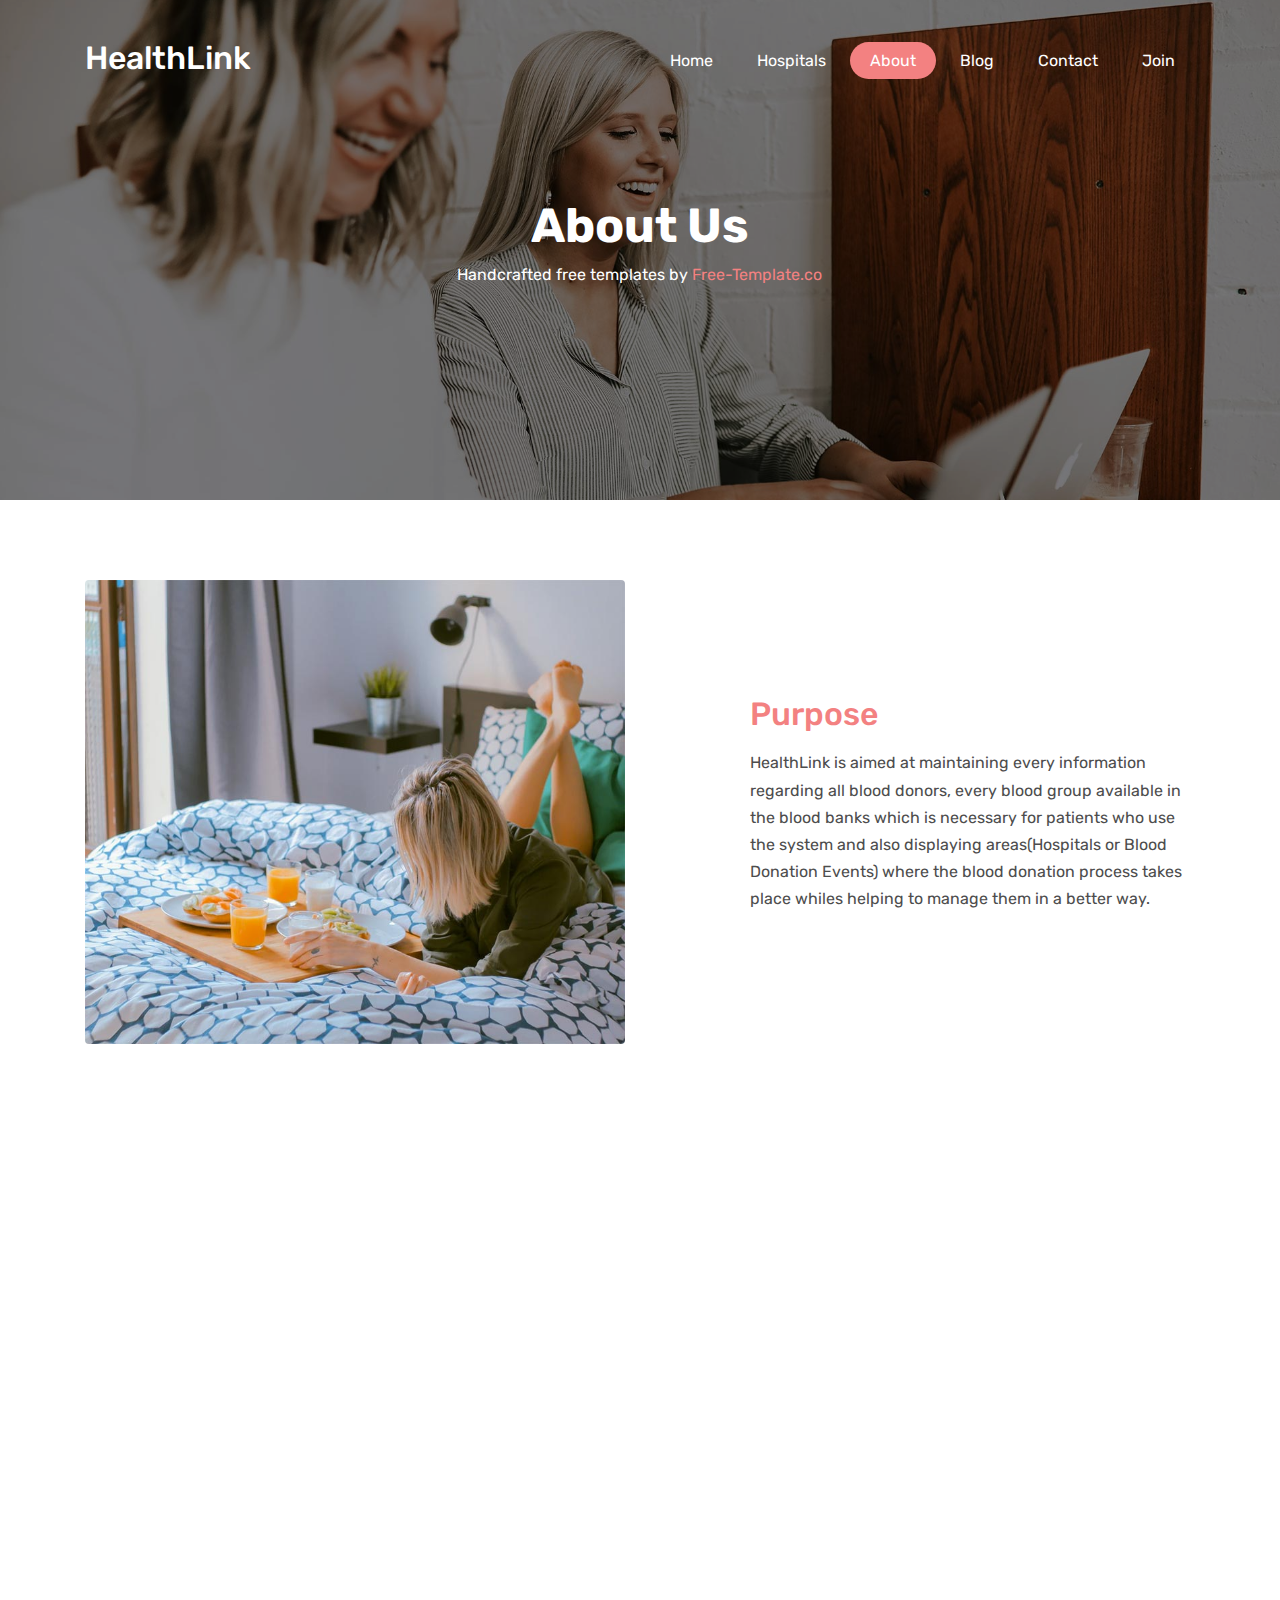
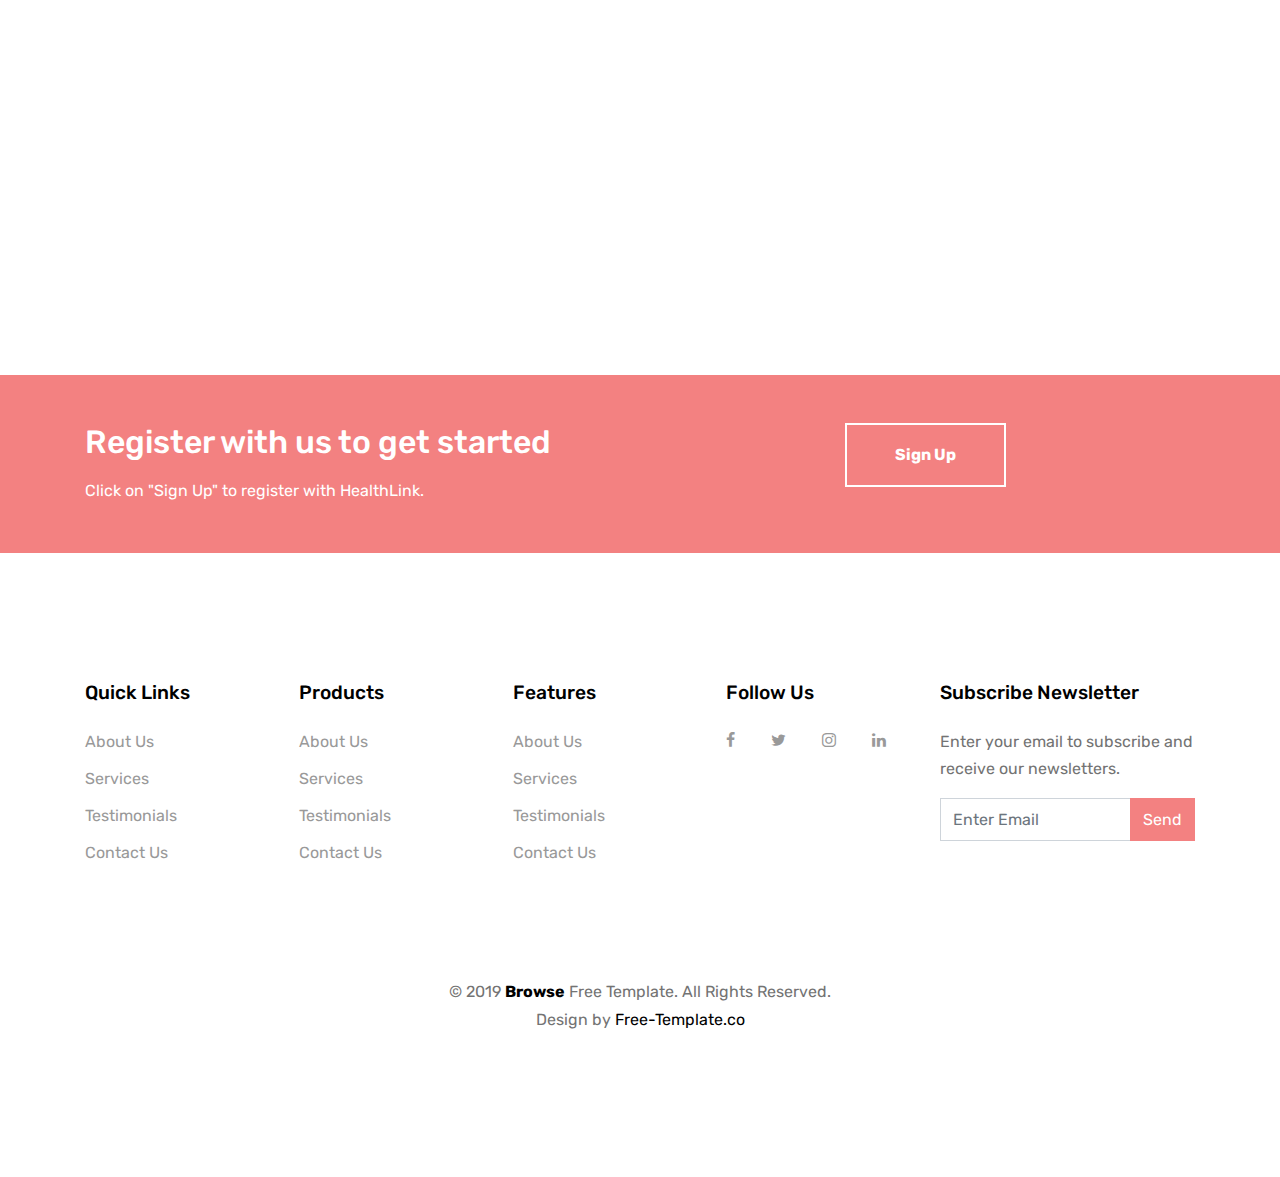
<file: healthlink Template/about.html>
<!-- 
////////////////////////////////////////////////////////////////

Author: Free-Template.co
Author URL: http://free-template.co.
License: https://creativecommons.org/licenses/by/3.0/
License URL: https://creativecommons.org/licenses/by/3.0/
Site License URL: https://free-template.co/template-license/
  
Website:  https://free-template.co
Facebook: https://www.facebook.com/FreeDashTemplate.co
Twitter:  https://twitter.com/Free_Templateco
RSS Feed: https://feeds.feedburner.com/Free-templateco

////////////////////////////////////////////////////////////////
-->
<!DOCTYPE html>
<html lang="en">
  <head>
    <title>Browse &mdash; Free Website Template by Free-Template.co</title>
    <meta charset="utf-8">
    <meta name="viewport" content="width=device-width, initial-scale=1, shrink-to-fit=no">
    
    <meta name="description" content="" />
    <meta name="keywords" content="" />
    <meta name="author" content="Free-Template.co" />

    <link rel="shortcut icon" href="ftco-32x32.png">

    <link href="https://fonts.googleapis.com/css?family=Rubik:400,700" rel="stylesheet">

    <link rel="stylesheet" href="fonts/icomoon/style.css">

    <link rel="stylesheet" href="css/bootstrap.min.css">
    <link rel="stylesheet" href="css/magnific-popup.css">
    <link rel="stylesheet" href="css/jquery-ui.css">
    <link rel="stylesheet" href="css/owl.carousel.min.css">
    <link rel="stylesheet" href="css/owl.theme.default.min.css">

    <link rel="stylesheet" href="css/bootstrap-datepicker.css">

    <link rel="stylesheet" href="fonts/flaticon/font/flaticon.css">

    <link rel="stylesheet" href="css/aos.css">
    <link rel="stylesheet" href="css/rangeslider.css">

    <link rel="stylesheet" href="css/style.css">
    
  </head>
  <body>
  
  <div class="site-wrap">

    <div class="site-mobile-menu">
      <div class="site-mobile-menu-header">
        <div class="site-mobile-menu-close mt-3">
          <span class="icon-close2 js-menu-toggle"></span>
        </div>
      </div>
      <div class="site-mobile-menu-body"></div>
    </div>
    
    <header class="site-navbar" role="banner">

      <div class="container">
        <div class="row align-items-center">
          
          <div class="col-11 col-xl-2">
            <h1 class="mb-0 site-logo"><a href="index.html" class="text-white h2 mb-0">HealthLink</a></h1>
          </div>
          <div class="col-12 col-md-10 d-none d-xl-block">
            <nav class="site-navigation position-relative text-right" role="navigation">

              <ul class="site-menu js-clone-nav mr-auto d-none d-lg-block">
                <li><a href="index.html"><span>Home</span></a></li>
                <li><a href="hospitals.html"><span>Hospitals</span></a></li>
                <li class="active"><a href="about.html"><span>About</span></a></li>
                <li><a href="blog.html"><span>Blog</span></a></li>
                <li><a href="contact.html"><span>Contact</span></a></li>
                  <li><a href="signup.html"><span>Join</span></a></li>
              </ul>
            </nav>
          </div>


          <div class="d-inline-block d-xl-none ml-md-0 mr-auto py-3" style="position: relative; top: 3px;"><a href="#" class="site-menu-toggle js-menu-toggle text-white"><span class="icon-menu h3"></span></a></div>

          </div>

        </div>      
    </header>

  

    <div class="site-blocks-cover inner-page-cover overlay" style="background-image: url(images/hero_1.jpg);" data-aos="fade" data-stellar-background-ratio="0.5">
      <div class="container">
        <div class="row align-items-center justify-content-center text-center">

          <div class="col-md-10" data-aos="fade-up" data-aos-delay="400">
            
            
            <div class="row justify-content-center">
              <div class="col-md-8 text-center">
                <h1>About Us</h1>
                <p data-aos="fade-up" data-aos-delay="100">Handcrafted free templates by <a href="https://free-template.co/" target="_blank">Free-Template.co</a></p>
              </div>
            </div>

            
          </div>
        </div>
      </div>
    </div>  

    <div class="site-section">
      <div class="container">
        <div class="row align-items-center">
          <div class="col-md-6">
            <img src="images/img_1.jpg" alt="Free website template by Free-Template.co" class="img-fluid rounded">
          </div>
          <div class="col-md-5 ml-auto">
            <h2 class="text-primary mb-3">Purpose</h2>
            <p>HealthLink is aimed at maintaining every information regarding all blood donors, every blood group available in the blood banks which is necessary for patients who use the system and also displaying areas(Hospitals or Blood Donation Events) where the blood donation process takes place whiles helping to manage them in a better way.</p>
          </div>
        </div>
      </div>
    </div>
    
    
    

    <div class="site-section "  data-aos="fade">
      <div class="container">
        <div class="row mb-5">
        </div>
        <div class="row mb-3">
          <div class="col-md-4 mx-auto">
            <h3>Objectives</h3>
          </div>
        </div>
        <div class="row mb-5">
          <div class="col-md-4 ml-auto">
            <p>The main objective of HealthLink is to develop a system that accepts as input, the names of the donors who register through the system.</p>
          </div>
          <div class="col-md-4">
            <p>Also, HealthLink allows for blood banks and blood camps to submit their information. The system also notifies registered donors during emergencies in case they are willing to help.</p>
              
               <ul class="ul-check list-unstyled success">
              <li>To manage the daily transactions in blood donation</li>
              <li>To maintain information regarding all parties involved in using the system.</li>
              <li>To serve as a communication tool between the health facilities and donors.</li>
              <li>To serve as a communication tool between the various health facilities and the patients.</li>
              <li>To serve as a communication tool between the donors and patients</li>
              <li>To educate the public</li>
            </ul>
          </div>
        </div>

      </div>
    </div>
    
    <div class="py-5 bg-primary">
      <div class="container">
        <div class="row">
          <div class="col-lg-7 mr-auto mb-4 mb-lg-0">
            <h2 class="mb-3 mt-0 text-white">Register with us to get started</h2>
            <p class="mb-0 text-white">Click on "Sign Up" to register with HealthLink.</p>
          </div>
          <div class="col-lg-4">
            <p class="mb-0"><a href="signup.html" class="btn btn-outline-white text-white btn-md px-5 font-weight-bold btn-md-block">Sign Up</a></p>
          </div>
        </div>
      </div>
    </div>
    
    <footer class="site-footer">
      <div class="container">
        <div class="row">
          <div class="col-md-9">
            <div class="row">
              <div class="col-md-6 mb-5 mb-lg-0 col-lg-3">
                <h2 class="footer-heading mb-4">Quick Links</h2>
                <ul class="list-unstyled">
                  <li><a href="#">About Us</a></li>
                  <li><a href="#">Services</a></li>
                  <li><a href="#">Testimonials</a></li>
                  <li><a href="#">Contact Us</a></li>
                </ul>
              </div>
              <div class="col-md-6 mb-5 mb-lg-0 col-lg-3">
                <h2 class="footer-heading mb-4">Products</h2>
                <ul class="list-unstyled">
                  <li><a href="#">About Us</a></li>
                  <li><a href="#">Services</a></li>
                  <li><a href="#">Testimonials</a></li>
                  <li><a href="#">Contact Us</a></li>
                </ul>
              </div>
              <div class="col-md-6 mb-5 mb-lg-0 col-lg-3">
                <h2 class="footer-heading mb-4">Features</h2>
                <ul class="list-unstyled">
                  <li><a href="#">About Us</a></li>
                  <li><a href="#">Services</a></li>
                  <li><a href="#">Testimonials</a></li>
                  <li><a href="#">Contact Us</a></li>
                </ul>
              </div>
              <div class="col-md-6 mb-5 mb-lg-0 col-lg-3">
                <h2 class="footer-heading mb-4">Follow Us</h2>
                <a href="#" class="pl-0 pr-3"><span class="icon-facebook"></span></a>
                <a href="#" class="pl-3 pr-3"><span class="icon-twitter"></span></a>
                <a href="#" class="pl-3 pr-3"><span class="icon-instagram"></span></a>
                <a href="#" class="pl-3 pr-3"><span class="icon-linkedin"></span></a>
              </div>
            </div>
          </div>
          <div class="col-lg-3">
            <h2 class="footer-heading mb-4">Subscribe Newsletter</h2>
            <p>Enter your email to subscribe and receive our newsletters.</p>
            <form action="#" method="post">
              <div class="input-group mb-3">
                <input type="text" class="form-control bg-transparent" placeholder="Enter Email" aria-label="Enter Email" aria-describedby="button-addon2">
                <div class="input-group-append">
                  <button class="btn btn-primary text-white" type="button" id="button-addon2">Send</button>
                </div>
              </div>
            </form>
          </div>
        </div>
        <div class="row pt-5 mt-5">
          <div class="col-12 text-md-center text-left">
            <p>
              <!-- Link back to Free-Template.co can't be removed. Template is licensed under CC BY 3.0. -->
          &copy; 2019 <strong class="text-black">Browse</strong> Free Template. All Rights Reserved. <br> Design by <a href="https://free-template.co/" target="_blank" class="text-black">Free-Template.co</a>
          </p>
          </div>
        </div>
      </div>
    </footer>
  </div>

  <script src="js/jquery-3.3.1.min.js"></script>
  <script src="js/jquery-migrate-3.0.1.min.js"></script>
  <script src="js/jquery-ui.js"></script>
  <script src="js/popper.min.js"></script>
  <script src="js/bootstrap.min.js"></script>
  <script src="js/owl.carousel.min.js"></script>
  <script src="js/jquery.stellar.min.js"></script>
  <script src="js/jquery.countdown.min.js"></script>
  <script src="js/jquery.magnific-popup.min.js"></script>
  <script src="js/bootstrap-datepicker.min.js"></script>
  <script src="js/aos.js"></script>
  <script src="js/rangeslider.min.js"></script>
  
  <script src="js/main.js"></script>
  
  </body>
</html>
</file>
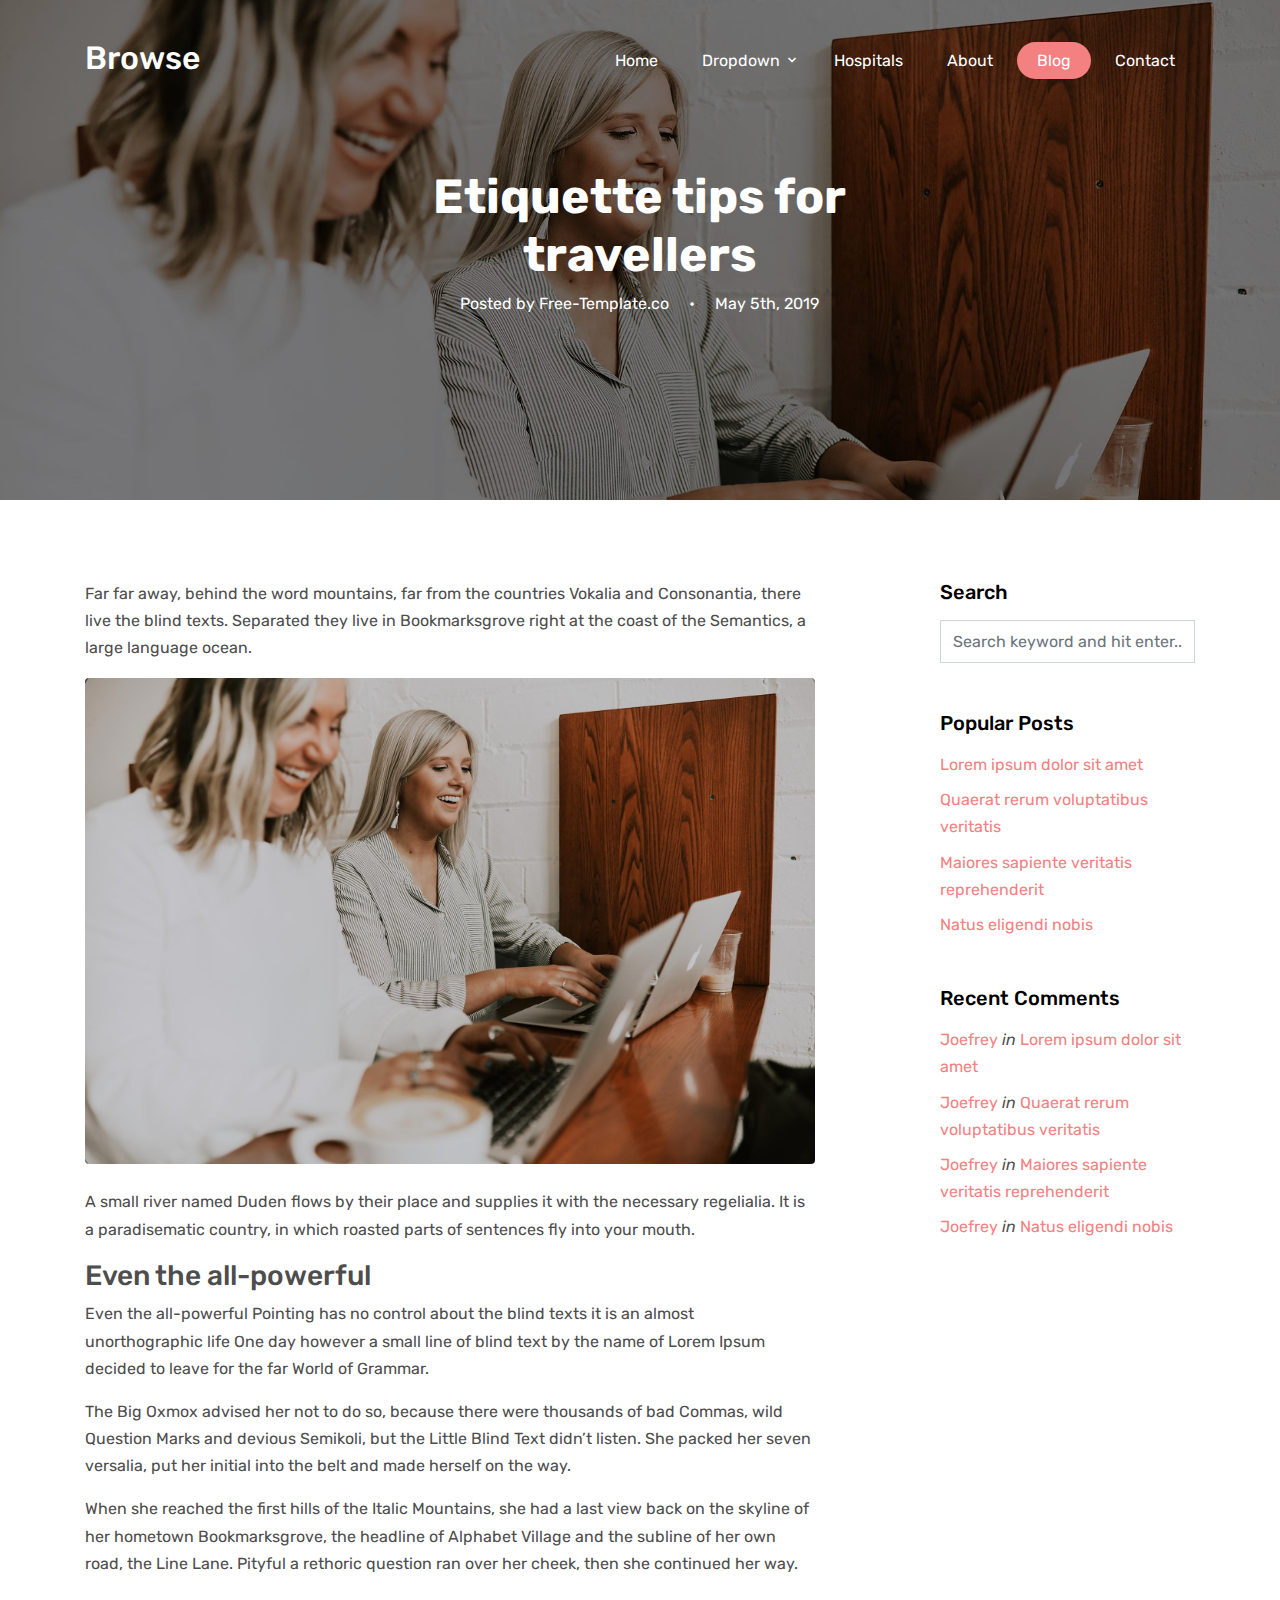
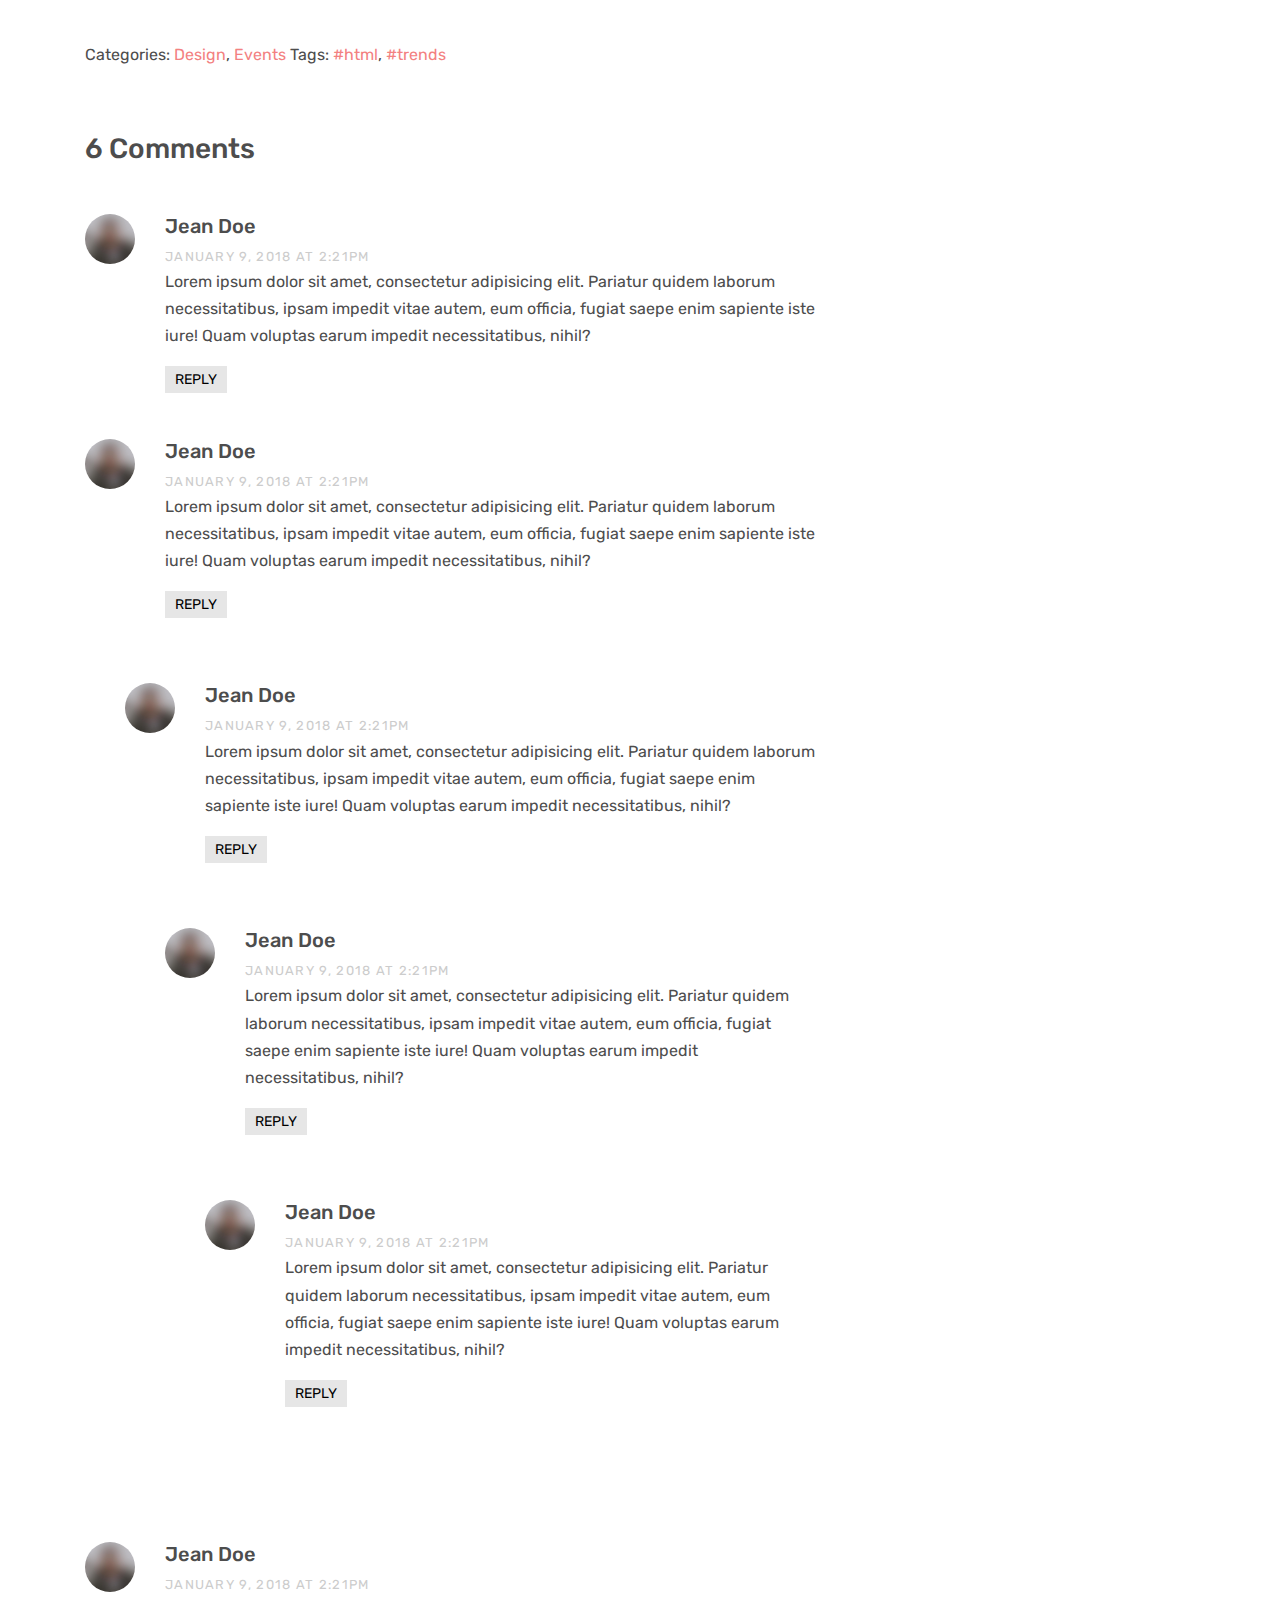
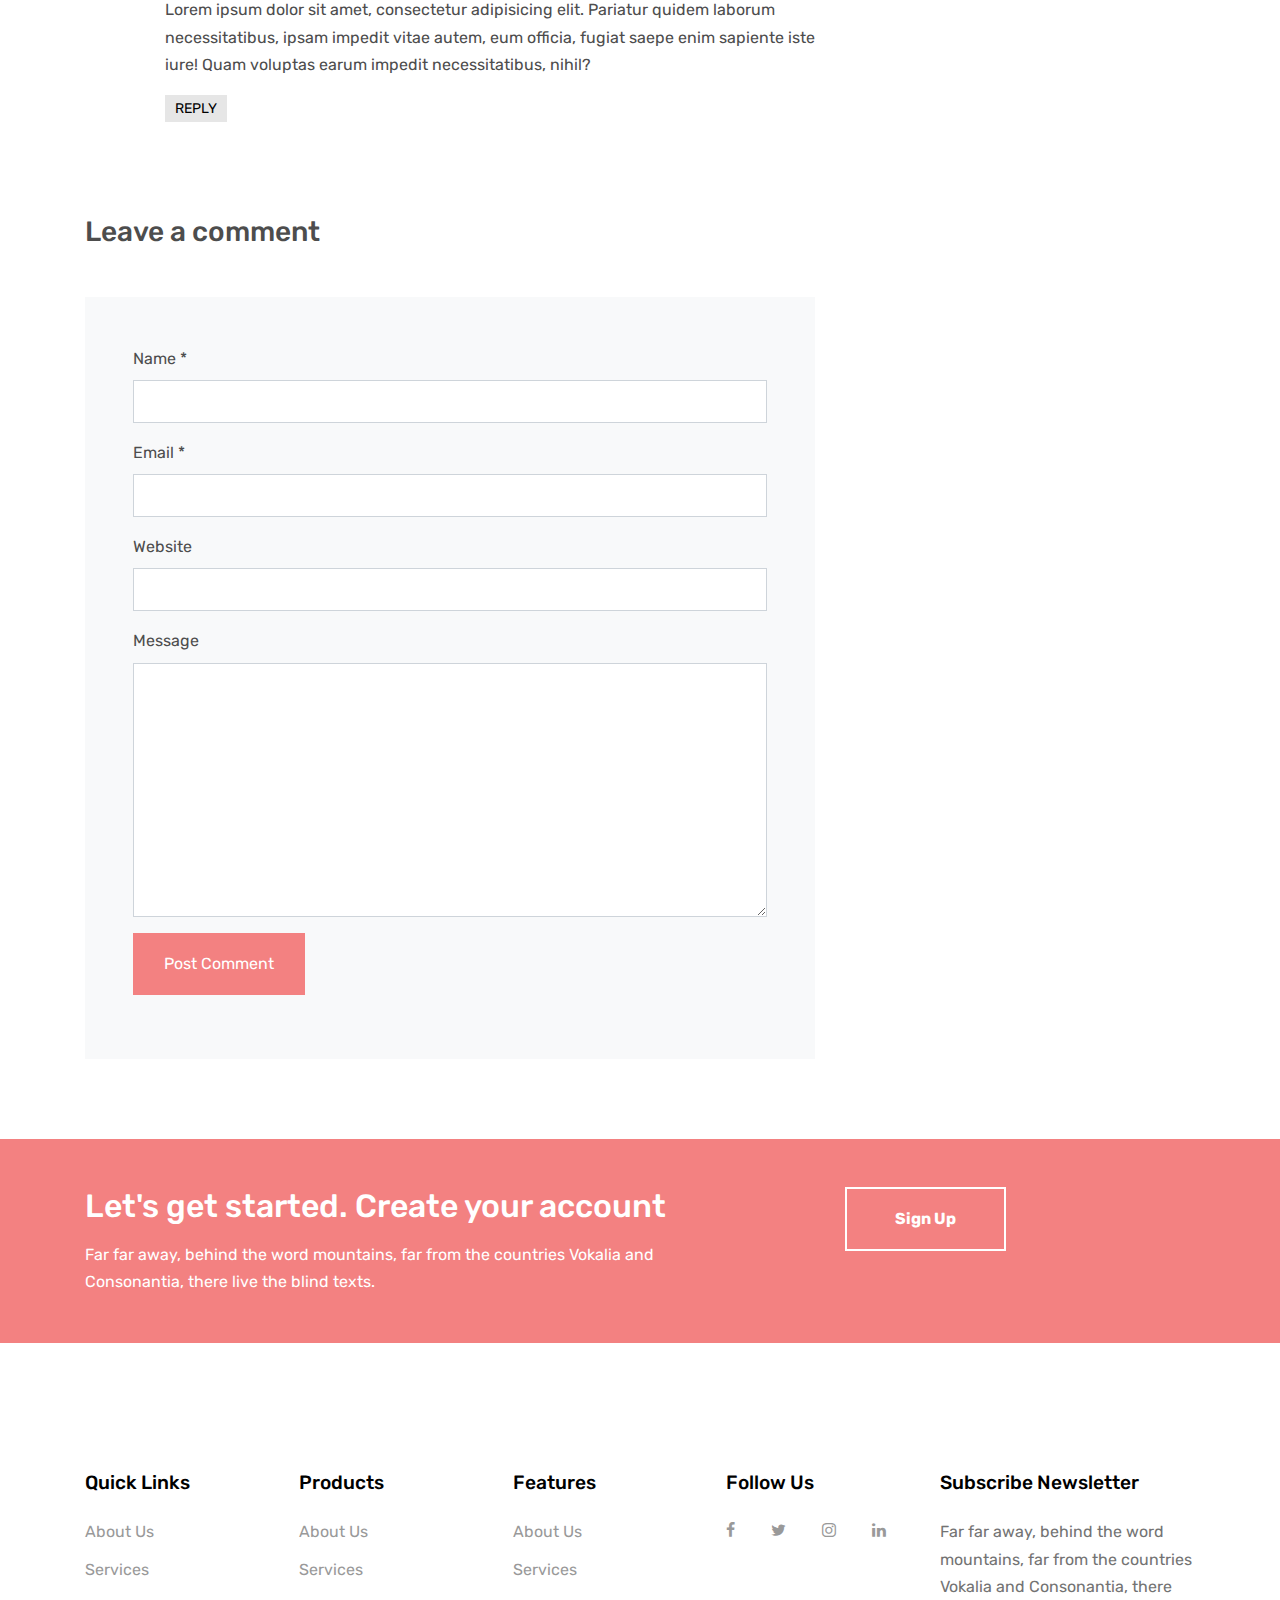
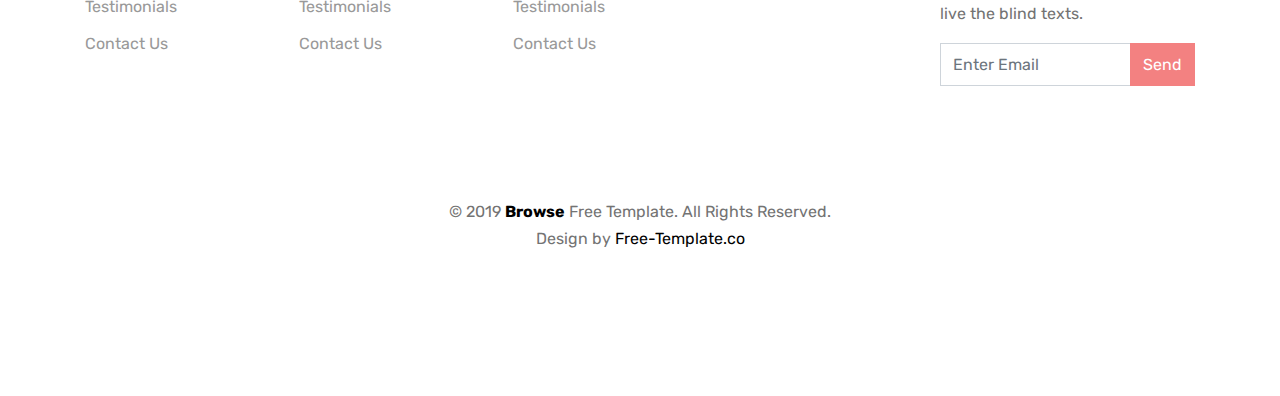
<file: healthlink Template/blog-single.html>
<!-- 
////////////////////////////////////////////////////////////////

Author: Free-Template.co
Author URL: http://free-template.co.
License: https://creativecommons.org/licenses/by/3.0/
License URL: https://creativecommons.org/licenses/by/3.0/
Site License URL: https://free-template.co/template-license/
  
Website:  https://free-template.co
Facebook: https://www.facebook.com/FreeDashTemplate.co
Twitter:  https://twitter.com/Free_Templateco
RSS Feed: https://feeds.feedburner.com/Free-templateco

////////////////////////////////////////////////////////////////
-->
<!DOCTYPE html>
<html lang="en">
  <head>
    <title>Browse &mdash; Free Website Template by Free-Template.co</title>
    <meta charset="utf-8">
    <meta name="viewport" content="width=device-width, initial-scale=1, shrink-to-fit=no">
    
    <meta name="description" content="" />
    <meta name="keywords" content="" />
    <meta name="author" content="Free-Template.co" />

    <link rel="shortcut icon" href="ftco-32x32.png">

    <link href="https://fonts.googleapis.com/css?family=Rubik:400,700" rel="stylesheet">

    <link rel="stylesheet" href="fonts/icomoon/style.css">

    <link rel="stylesheet" href="css/bootstrap.min.css">
    <link rel="stylesheet" href="css/magnific-popup.css">
    <link rel="stylesheet" href="css/jquery-ui.css">
    <link rel="stylesheet" href="css/owl.carousel.min.css">
    <link rel="stylesheet" href="css/owl.theme.default.min.css">

    <link rel="stylesheet" href="css/bootstrap-datepicker.css">

    <link rel="stylesheet" href="fonts/flaticon/font/flaticon.css">

    <link rel="stylesheet" href="css/aos.css">
    <link rel="stylesheet" href="css/rangeslider.css">

    <link rel="stylesheet" href="css/style.css">
    
  </head>
  <body>
  
  <div class="site-wrap">

    <div class="site-mobile-menu">
      <div class="site-mobile-menu-header">
        <div class="site-mobile-menu-close mt-3">
          <span class="icon-close2 js-menu-toggle"></span>
        </div>
      </div>
      <div class="site-mobile-menu-body"></div>
    </div>
    
    <header class="site-navbar" role="banner">

      <div class="container">
        <div class="row align-items-center">
          
          <div class="col-11 col-xl-2">
            <h1 class="mb-0 site-logo"><a href="index.html" class="text-white h2 mb-0">Browse</a></h1>
          </div>
          <div class="col-12 col-md-10 d-none d-xl-block">
            <nav class="site-navigation position-relative text-right" role="navigation">

              <ul class="site-menu js-clone-nav mr-auto d-none d-lg-block">
                <li><a href="index.html"><span>Home</span></a></li>
                <li class="has-children">
                  <a href="about.html"><span>Dropdown</span></a>
                  <ul class="dropdown arrow-top">
                    <li><a href="#">Menu One</a></li>
                    <li><a href="#">Menu Two</a></li>
                    <li><a href="#">Menu Three</a></li>
                    <li class="has-children">
                      <a href="#">Dropdown</a>
                      <ul class="dropdown">
                        <li><a href="#">Menu One</a></li>
                        <li><a href="#">Menu Two</a></li>
                        <li><a href="#">Menu Three</a></li>
                        <li><a href="#">Menu Four</a></li>
                      </ul>
                    </li>
                  </ul>
                </li>
                <li><a href="hospitals.html"><span>Hospitals</span></a></li>
                <li><a href="about.html"><span>About</span></a></li>
                <li class="active"><a href="blog.html"><span>Blog</span></a></li>
                <li><a href="contact.html"><span>Contact</span></a></li>
              </ul>
            </nav>
          </div>


          <div class="d-inline-block d-xl-none ml-md-0 mr-auto py-3" style="position: relative; top: 3px;"><a href="#" class="site-menu-toggle js-menu-toggle text-white"><span class="icon-menu h3"></span></a></div>

          </div>

        </div>
      </div>
      
    </header>

  

    <div class="site-blocks-cover inner-page-cover overlay" style="background-image: url(images/hero_1.jpg);" data-aos="fade" data-stellar-background-ratio="0.5">
      <div class="container">
        <div class="row align-items-center justify-content-center text-center">

          <div class="col-md-10" data-aos="fade-up" data-aos-delay="400">
            
            
            <div class="row justify-content-center">
              <div class="col-md-8 text-center">
                <h1>Etiquette tips for travellers</h1>
                <p data-aos="fade-up" data-aos-delay="100">Posted by Free-Template.co <span class="mx-3">&bullet;</span> May 5th, 2019</p>
              </div>
            </div>

            
          </div>
        </div>
      </div>
    </div>  

    <div class="site-section">
      <div class="container">
        <div class="row">

          <div class="col-md-8">

            <p>Far far away, behind the word mountains, far from the countries Vokalia and Consonantia, there live the blind texts. Separated they live in Bookmarksgrove right at the coast of the Semantics, a large language ocean.</p>


            <p class="mb-4"><img src="images/hero_1.jpg" alt="Free website template by Free-Template.co" class="img-fluid rounded"></p>
            <p>A small river named Duden flows by their place and supplies it with the necessary regelialia. It is a paradisematic country, in which roasted parts of sentences fly into your mouth.</p>

            <h3>Even the all-powerful</h3>
            <p>Even the all-powerful Pointing has no control about the blind texts it is an almost unorthographic life One day however a small line of blind text by the name of Lorem Ipsum decided to leave for the far World of Grammar.</p>

            <p>The Big Oxmox advised her not to do so, because there were thousands of bad Commas, wild Question Marks and devious Semikoli, but the Little Blind Text didn’t listen. She packed her seven versalia, put her initial into the belt and made herself on the way.</p>

            <p>When she reached the first hills of the Italic Mountains, she had a last view back on the skyline of her hometown Bookmarksgrove, the headline of Alphabet Village and the subline of her own road, the Line Lane. Pityful a rethoric question ran over her cheek, then she continued her way.</p>

            <div class="pt-5">
              <p>Categories:  <a href="#">Design</a>, <a href="#">Events</a>  Tags: <a href="#">#html</a>, <a href="#">#trends</a></p>
            </div>


            <div class="pt-5">
              <h3 class="mb-5">6 Comments</h3>
              <ul class="comment-list">
                <li class="comment">
                  <div class="vcard bio">
                    <img src="images/comment_vcard.jpg" alt="Free Website Template by Free-Template.co">
                  </div>
                  <div class="comment-body">
                    <h3>Jean Doe</h3>
                    <div class="meta">January 9, 2018 at 2:21pm</div>
                    <p>Lorem ipsum dolor sit amet, consectetur adipisicing elit. Pariatur quidem laborum necessitatibus, ipsam impedit vitae autem, eum officia, fugiat saepe enim sapiente iste iure! Quam voluptas earum impedit necessitatibus, nihil?</p>
                    <p><a href="#" class="reply">Reply</a></p>
                  </div>
                </li>

                <li class="comment">
                  <div class="vcard bio">
                    <img src="images/comment_vcard.jpg" alt="Image placeholder">
                  </div>
                  <div class="comment-body">
                    <h3>Jean Doe</h3>
                    <div class="meta">January 9, 2018 at 2:21pm</div>
                    <p>Lorem ipsum dolor sit amet, consectetur adipisicing elit. Pariatur quidem laborum necessitatibus, ipsam impedit vitae autem, eum officia, fugiat saepe enim sapiente iste iure! Quam voluptas earum impedit necessitatibus, nihil?</p>
                    <p><a href="#" class="reply">Reply</a></p>
                  </div>

                  <ul class="children">
                    <li class="comment">
                      <div class="vcard bio">
                        <img src="images/comment_vcard.jpg" alt="Image placeholder">
                      </div>
                      <div class="comment-body">
                        <h3>Jean Doe</h3>
                        <div class="meta">January 9, 2018 at 2:21pm</div>
                        <p>Lorem ipsum dolor sit amet, consectetur adipisicing elit. Pariatur quidem laborum necessitatibus, ipsam impedit vitae autem, eum officia, fugiat saepe enim sapiente iste iure! Quam voluptas earum impedit necessitatibus, nihil?</p>
                        <p><a href="#" class="reply">Reply</a></p>
                      </div>


                      <ul class="children">
                        <li class="comment">
                          <div class="vcard bio">
                            <img src="images/comment_vcard.jpg" alt="Image placeholder">
                          </div>
                          <div class="comment-body">
                            <h3>Jean Doe</h3>
                            <div class="meta">January 9, 2018 at 2:21pm</div>
                            <p>Lorem ipsum dolor sit amet, consectetur adipisicing elit. Pariatur quidem laborum necessitatibus, ipsam impedit vitae autem, eum officia, fugiat saepe enim sapiente iste iure! Quam voluptas earum impedit necessitatibus, nihil?</p>
                            <p><a href="#" class="reply">Reply</a></p>
                          </div>

                            <ul class="children">
                              <li class="comment">
                                <div class="vcard bio">
                                  <img src="images/comment_vcard.jpg" alt="Image placeholder">
                                </div>
                                <div class="comment-body">
                                  <h3>Jean Doe</h3>
                                  <div class="meta">January 9, 2018 at 2:21pm</div>
                                  <p>Lorem ipsum dolor sit amet, consectetur adipisicing elit. Pariatur quidem laborum necessitatibus, ipsam impedit vitae autem, eum officia, fugiat saepe enim sapiente iste iure! Quam voluptas earum impedit necessitatibus, nihil?</p>
                                  <p><a href="#" class="reply">Reply</a></p>
                                </div>
                              </li>
                            </ul>
                        </li>
                      </ul>
                    </li>
                  </ul>
                </li>

                <li class="comment">
                  <div class="vcard bio">
                    <img src="images/comment_vcard.jpg" alt="Image placeholder">
                  </div>
                  <div class="comment-body">
                    <h3>Jean Doe</h3>
                    <div class="meta">January 9, 2018 at 2:21pm</div>
                    <p>Lorem ipsum dolor sit amet, consectetur adipisicing elit. Pariatur quidem laborum necessitatibus, ipsam impedit vitae autem, eum officia, fugiat saepe enim sapiente iste iure! Quam voluptas earum impedit necessitatibus, nihil?</p>
                    <p><a href="#" class="reply">Reply</a></p>
                  </div>
                </li>
              </ul>
              <!-- END comment-list -->
              
              <div class="comment-form-wrap pt-5">
                <h3 class="mb-5">Leave a comment</h3>
                <form action="#" class="p-5 bg-light">
                  <div class="form-group">
                    <label for="name">Name *</label>
                    <input type="text" class="form-control" id="name">
                  </div>
                  <div class="form-group">
                    <label for="email">Email *</label>
                    <input type="email" class="form-control" id="email">
                  </div>
                  <div class="form-group">
                    <label for="website">Website</label>
                    <input type="url" class="form-control" id="website">
                  </div>

                  <div class="form-group">
                    <label for="message">Message</label>
                    <textarea name="" id="message" cols="30" rows="10" class="form-control"></textarea>
                  </div>
                  <div class="form-group">
                    <input type="submit" value="Post Comment" class="btn btn-primary text-white btn-md">
                  </div>

                </form>
              </div>
            </div>


          </div>

          <div class="col-md-3 ml-auto">
            <div class="mb-5">
              <h3 class="h5 text-black mb-3">Search</h3>
              <form action="#" method="post">
                <div class="form-group d-flex">
                  <input type="text" class="form-control" placeholder="Search keyword and hit enter...">
                </div>
              </form>
            </div>

            <div class="mb-5">
              <h3 class="h5 text-black mb-3">Popular Posts</h3>
              <ul class="list-unstyled">
                <li class="mb-2"><a href="#">Lorem ipsum dolor sit amet</a></li>
                <li class="mb-2"><a href="#">Quaerat rerum voluptatibus veritatis</a></li>
                <li class="mb-2"><a href="#">Maiores sapiente veritatis reprehenderit</a></li>
                <li class="mb-2"><a href="#">Natus eligendi nobis</a></li>
              </ul>
            </div>

            <div class="mb-5">
              <h3 class="h5 text-black mb-3">Recent Comments</h3>
              <ul class="list-unstyled">
                <li class="mb-2"><a href="#">Joefrey</a> <em>in</em> <a href="#">Lorem ipsum dolor sit amet</a></li>
                <li class="mb-2"><a href="#">Joefrey</a> <em>in</em> <a href="#">Quaerat rerum voluptatibus veritatis</a></li>
                <li class="mb-2"><a href="#">Joefrey</a> <em>in</em> <a href="#">Maiores sapiente veritatis reprehenderit</a></li>
                <li class="mb-2"><a href="#">Joefrey</a> <em>in</em> <a href="#">Natus eligendi nobis</a></li>
              </ul>
            </div>

          </div>
          
        </div>
      </div>
    </div>

    
    <div class="py-5 bg-primary">
      <div class="container">
        <div class="row">
          <div class="col-lg-7 mr-auto mb-4 mb-lg-0">
            <h2 class="mb-3 mt-0 text-white">Let's get started. Create your account</h2>
            <p class="mb-0 text-white">Far far away, behind the word mountains, far from the countries Vokalia and Consonantia, there live the blind texts.</p>
          </div>
          <div class="col-lg-4">
            <p class="mb-0"><a href="signup.html" class="btn btn-outline-white text-white btn-md px-5 font-weight-bold btn-md-block">Sign Up</a></p>
          </div>
        </div>
      </div>
    </div>
    
    <footer class="site-footer">
      <div class="container">
        <div class="row">
          <div class="col-md-9">
            <div class="row">
              <div class="col-md-6 mb-5 mb-lg-0 col-lg-3">
                <h2 class="footer-heading mb-4">Quick Links</h2>
                <ul class="list-unstyled">
                  <li><a href="#">About Us</a></li>
                  <li><a href="#">Services</a></li>
                  <li><a href="#">Testimonials</a></li>
                  <li><a href="#">Contact Us</a></li>
                </ul>
              </div>
              <div class="col-md-6 mb-5 mb-lg-0 col-lg-3">
                <h2 class="footer-heading mb-4">Products</h2>
                <ul class="list-unstyled">
                  <li><a href="#">About Us</a></li>
                  <li><a href="#">Services</a></li>
                  <li><a href="#">Testimonials</a></li>
                  <li><a href="#">Contact Us</a></li>
                </ul>
              </div>
              <div class="col-md-6 mb-5 mb-lg-0 col-lg-3">
                <h2 class="footer-heading mb-4">Features</h2>
                <ul class="list-unstyled">
                  <li><a href="#">About Us</a></li>
                  <li><a href="#">Services</a></li>
                  <li><a href="#">Testimonials</a></li>
                  <li><a href="#">Contact Us</a></li>
                </ul>
              </div>
              <div class="col-md-6 mb-5 mb-lg-0 col-lg-3">
                <h2 class="footer-heading mb-4">Follow Us</h2>
                <a href="#" class="pl-0 pr-3"><span class="icon-facebook"></span></a>
                <a href="#" class="pl-3 pr-3"><span class="icon-twitter"></span></a>
                <a href="#" class="pl-3 pr-3"><span class="icon-instagram"></span></a>
                <a href="#" class="pl-3 pr-3"><span class="icon-linkedin"></span></a>
              </div>
            </div>
          </div>
          <div class="col-lg-3">
            <h2 class="footer-heading mb-4">Subscribe Newsletter</h2>
            <p>Far far away, behind the word mountains, far from the countries Vokalia and Consonantia, there live the blind texts.</p>
            <form action="#" method="post">
              <div class="input-group mb-3">
                <input type="text" class="form-control bg-transparent" placeholder="Enter Email" aria-label="Enter Email" aria-describedby="button-addon2">
                <div class="input-group-append">
                  <button class="btn btn-primary text-white" type="button" id="button-addon2">Send</button>
                </div>
              </div>
            </form>
          </div>
        </div>
        <div class="row pt-5 mt-5">
          <div class="col-12 text-md-center text-left">
            <p>
              <!-- Link back to Free-Template.co can't be removed. Template is licensed under CC BY 3.0. -->
          &copy; 2019 <strong class="text-black">Browse</strong> Free Template. All Rights Reserved. <br> Design by <a href="https://free-template.co/" target="_blank" class="text-black">Free-Template.co</a>
          </p>
          </div>
        </div>
      </div>
    </footer>
  </div>

  <script src="js/jquery-3.3.1.min.js"></script>
  <script src="js/jquery-migrate-3.0.1.min.js"></script>
  <script src="js/jquery-ui.js"></script>
  <script src="js/popper.min.js"></script>
  <script src="js/bootstrap.min.js"></script>
  <script src="js/owl.carousel.min.js"></script>
  <script src="js/jquery.stellar.min.js"></script>
  <script src="js/jquery.countdown.min.js"></script>
  <script src="js/jquery.magnific-popup.min.js"></script>
  <script src="js/bootstrap-datepicker.min.js"></script>
  <script src="js/aos.js"></script>
  <script src="js/rangeslider.min.js"></script>
  
  <script src="js/main.js"></script>
  
  </body>
</html>
</file>
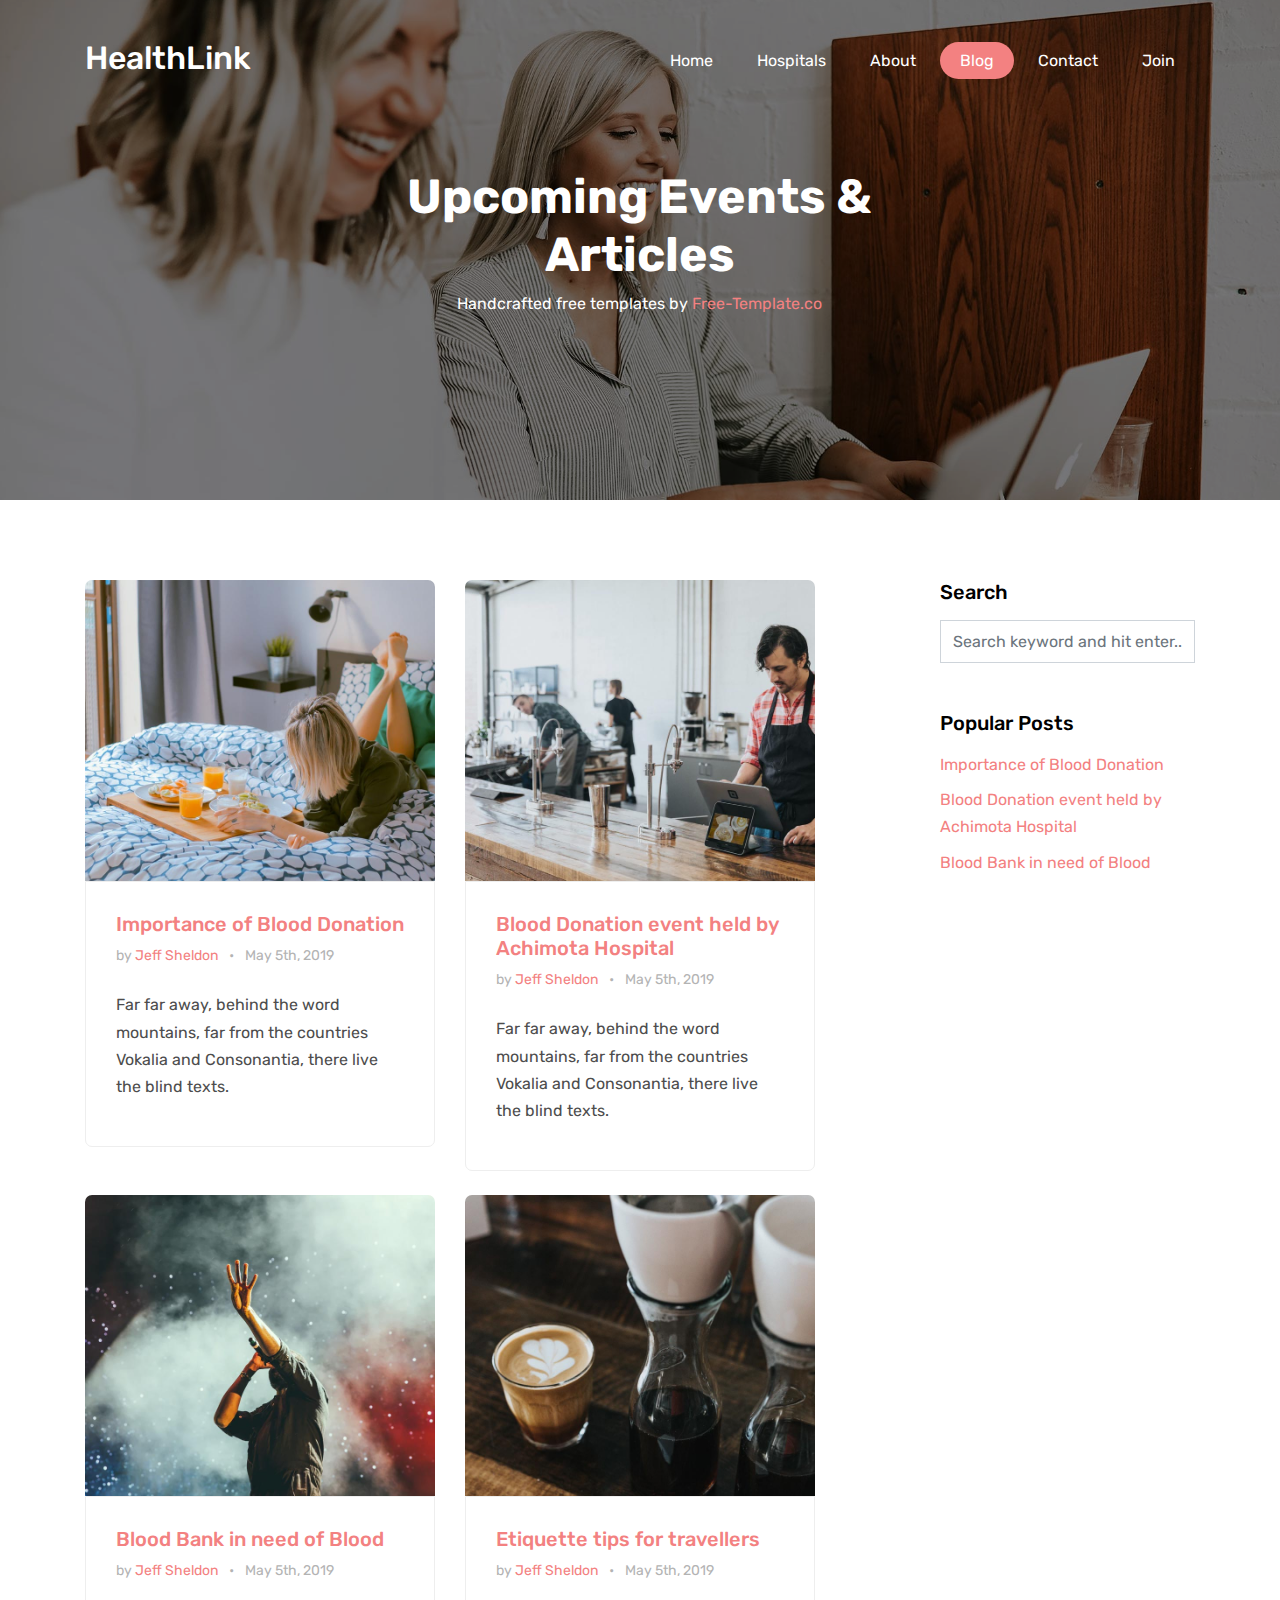
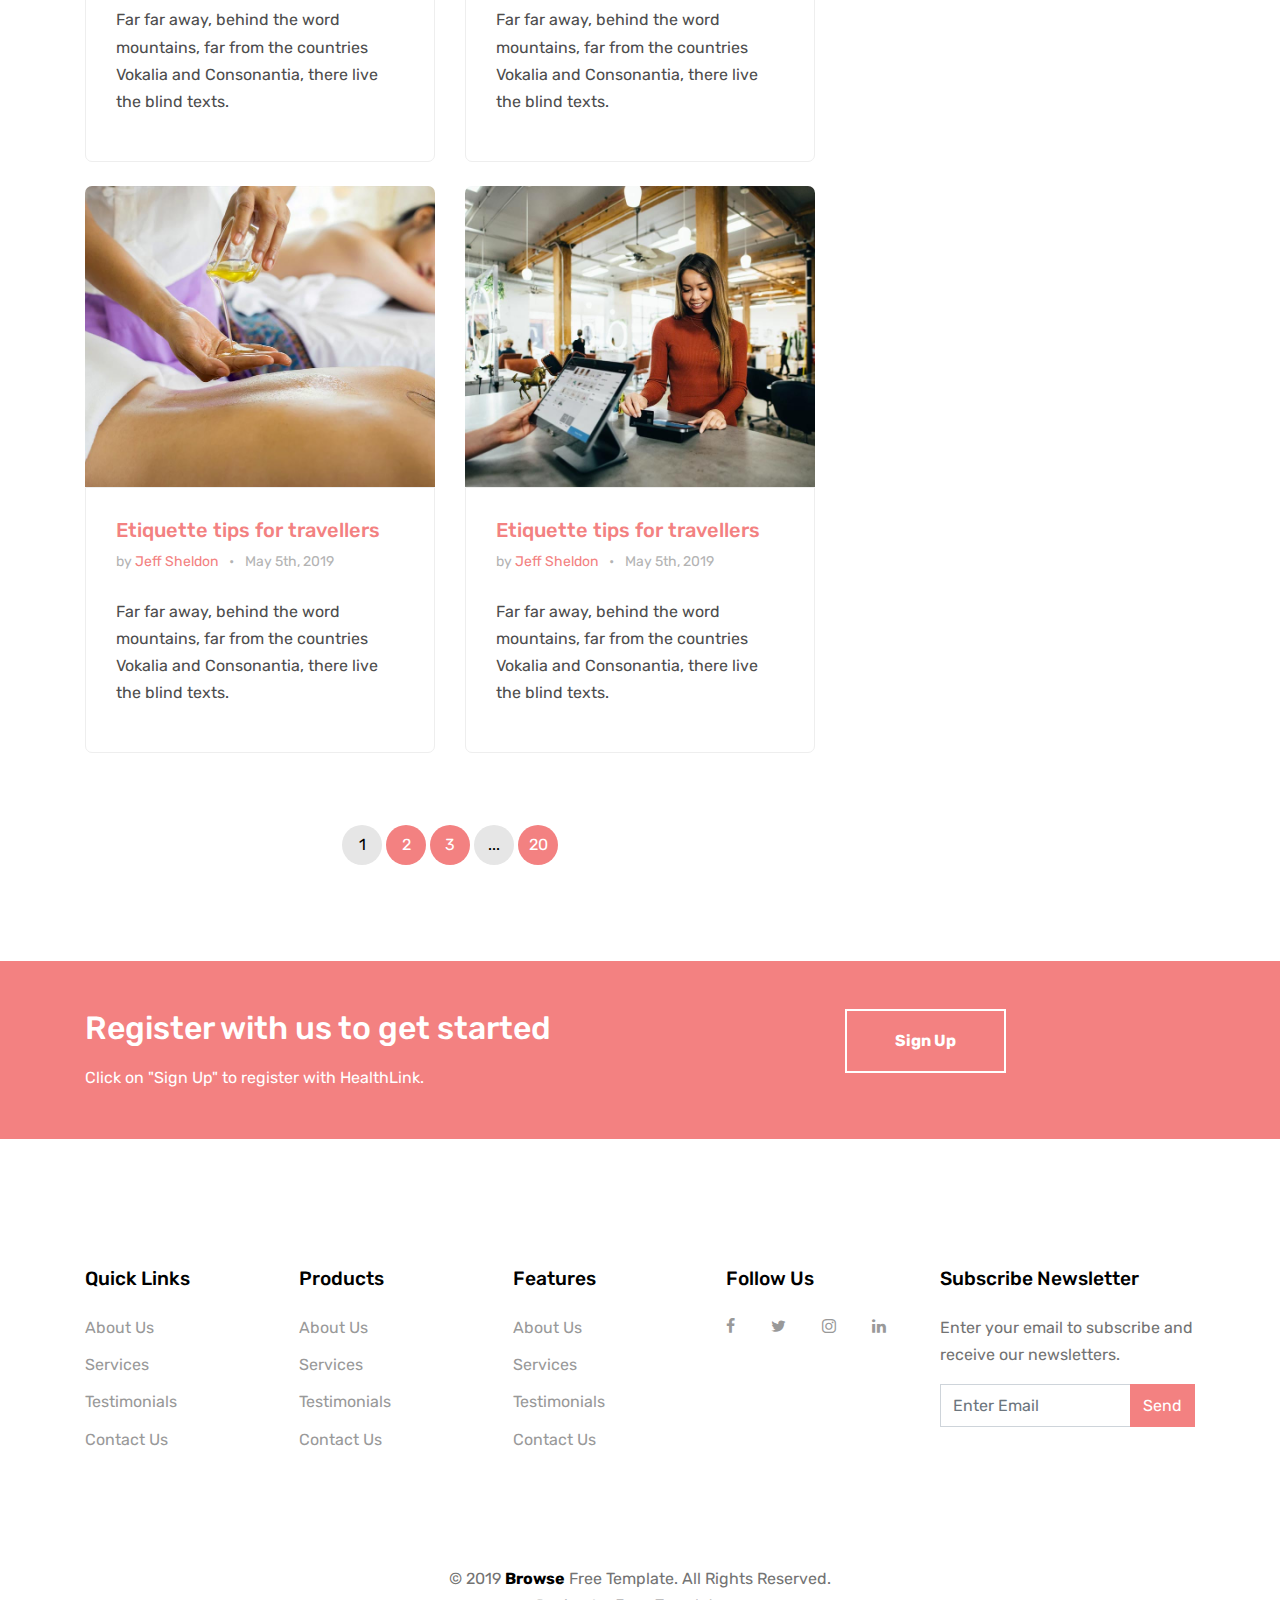
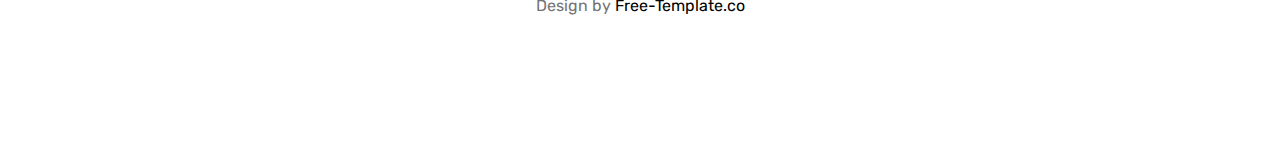
<file: healthlink Template/blog.html>
<!-- 
////////////////////////////////////////////////////////////////

Author: Free-Template.co
Author URL: http://free-template.co.
License: https://creativecommons.org/licenses/by/3.0/
License URL: https://creativecommons.org/licenses/by/3.0/
Site License URL: https://free-template.co/template-license/
  
Website:  https://free-template.co
Facebook: https://www.facebook.com/FreeDashTemplate.co
Twitter:  https://twitter.com/Free_Templateco
RSS Feed: https://feeds.feedburner.com/Free-templateco

////////////////////////////////////////////////////////////////
-->
<!DOCTYPE html>
<html lang="en">
  <head>
    <title>Browse &mdash; Free Website Template by Free-Template.co</title>
    <meta charset="utf-8">
    <meta name="viewport" content="width=device-width, initial-scale=1, shrink-to-fit=no">
    
    <meta name="description" content="" />
    <meta name="keywords" content="" />
    <meta name="author" content="Free-Template.co" />

    <link rel="shortcut icon" href="ftco-32x32.png">

    <link href="https://fonts.googleapis.com/css?family=Rubik:400,700" rel="stylesheet">

    <link rel="stylesheet" href="fonts/icomoon/style.css">

    <link rel="stylesheet" href="css/bootstrap.min.css">
    <link rel="stylesheet" href="css/magnific-popup.css">
    <link rel="stylesheet" href="css/jquery-ui.css">
    <link rel="stylesheet" href="css/owl.carousel.min.css">
    <link rel="stylesheet" href="css/owl.theme.default.min.css">

    <link rel="stylesheet" href="css/bootstrap-datepicker.css">

    <link rel="stylesheet" href="fonts/flaticon/font/flaticon.css">

    <link rel="stylesheet" href="css/aos.css">
    <link rel="stylesheet" href="css/rangeslider.css">

    <link rel="stylesheet" href="css/style.css">
    
  </head>
  <body>
  
  <div class="site-wrap">

    <div class="site-mobile-menu">
      <div class="site-mobile-menu-header">
        <div class="site-mobile-menu-close mt-3">
          <span class="icon-close2 js-menu-toggle"></span>
        </div>
      </div>
      <div class="site-mobile-menu-body"></div>
    </div>
    
    <header class="site-navbar" role="banner">

      <div class="container">
        <div class="row align-items-center">
          
          <div class="col-11 col-xl-2">
            <h1 class="mb-0 site-logo"><a href="index.html" class="text-white h2 mb-0">HealthLink</a></h1>
          </div>
          <div class="col-12 col-md-10 d-none d-xl-block">
            <nav class="site-navigation position-relative text-right" role="navigation">

              <ul class="site-menu js-clone-nav mr-auto d-none d-lg-block">
                <li><a href="index.html"><span>Home</span></a></li>
                <li><a href="hospitals.html"><span>Hospitals</span></a></li>
                <li><a href="about.html"><span>About</span></a></li>
                <li class="active"><a href="blog.html"><span>Blog</span></a></li>
                <li><a href="contact.html"><span>Contact</span></a></li>
                  <li><a href="signup.html"><span>Join</span></a></li>
              </ul>
            </nav>
          </div>


          <div class="d-inline-block d-xl-none ml-md-0 mr-auto py-3" style="position: relative; top: 3px;"><a href="#" class="site-menu-toggle js-menu-toggle text-white"><span class="icon-menu h3"></span></a></div>

          </div>

        </div>
      
    </header>

  

    <div class="site-blocks-cover inner-page-cover overlay" style="background-image: url(images/hero_1.jpg);" data-aos="fade" data-stellar-background-ratio="0.5">
      <div class="container">
        <div class="row align-items-center justify-content-center text-center">

          <div class="col-md-10" data-aos="fade-up" data-aos-delay="400">
            
            
            <div class="row justify-content-center">
              <div class="col-md-8 text-center">
                <h1>Upcoming Events &amp; Articles</h1>
                <p data-aos="fade-up" data-aos-delay="100">Handcrafted free templates by <a href="https://free-template.co/" target="_blank">Free-Template.co</a></p>
              </div>
            </div>

            
          </div>
        </div>
      </div>
    </div>  

    <div class="site-section">
      <div class="container">
        <div class="row">

          <div class="col-md-8">

            <div class="row mb-3 align-items-stretch">
              <div class="col-md-6 col-lg-6 mb-4 mb-lg-4">
                <div class="h-entry">
                  <a href="blog-single.html"><img src="images/img_1.jpg" alt="Free Website Template by Free-Template.co" class="img-fluid"></a>
                  <div class="h-entry-inner">
                    <h2 class="font-size-regular"><a href="blog-single.html">Importance of Blood Donation</a></h2>
                    <div class="meta mb-4">by <a href="blog-single.html">Jeff Sheldon</a> <span class="mx-2">&bullet;</span> May 5th, 2019</div>
                    <p>Far far away, behind the word mountains, far from the countries Vokalia and Consonantia, there live the blind texts. </p>
                  </div>
                </div> 
              </div>
              <div class="col-md-6 col-lg-6 mb-4 mb-lg-4">
                <div class="h-entry">
                  <a href="blog-single.html"><img src="images/img_2.jpg" alt="Free Website Template by Free-Template.co" class="img-fluid"></a>
                  <div class="h-entry-inner">
                    <h2 class="font-size-regular"><a href="blog-single.html">Blood Donation event held by Achimota Hospital</a></h2>
                    <div class="meta mb-4">by <a href="blog-single.html">Jeff Sheldon</a> <span class="mx-2">&bullet;</span> May 5th, 2019</div>
                    <p>Far far away, behind the word mountains, far from the countries Vokalia and Consonantia, there live the blind texts. </p>
                  </div>
                </div> 
              </div>
              <div class="col-md-6 col-lg-6 mb-4 mb-lg-4">
                <div class="h-entry">
                  <a href="blog-single.html"><img src="images/img_3.jpg" alt="Free Website Template by Free-Template.co" class="img-fluid"></a>
                  <div class="h-entry-inner">
                    <h2 class="font-size-regular"><a href="blog-single.html">Blood Bank in need of Blood</a></h2>
                    <div class="meta mb-4">by <a href="blog-single.html">Jeff Sheldon</a> <span class="mx-2">&bullet;</span> May 5th, 2019</div>
                    <p>Far far away, behind the word mountains, far from the countries Vokalia and Consonantia, there live the blind texts. </p>
                  </div>
                </div>
              </div>
              <div class="col-md-6 col-lg-6 mb-4 mb-lg-4">
                <div class="h-entry">
                  <a href="blog-single.html"><img src="images/img_4.jpg" alt="Free Website Template by Free-Template.co" class="img-fluid"></a>
                  <div class="h-entry-inner">
                    <h2 class="font-size-regular"><a href="blog-single.html">Etiquette tips for travellers</a></h2>
                    <div class="meta mb-4">by <a href="blog-single.html">Jeff Sheldon</a> <span class="mx-2">&bullet;</span> May 5th, 2019</div>
                    <p>Far far away, behind the word mountains, far from the countries Vokalia and Consonantia, there live the blind texts. </p>
                  </div>
                </div>
              </div>
              <div class="col-md-6 col-lg-6 mb-4 mb-lg-4">
                <div class="h-entry">
                  <a href="blog-single.html"><img src="images/img_5.jpg" alt="Free Website Template by Free-Template.co" class="img-fluid"></a>
                  <div class="h-entry-inner">
                    <h2 class="font-size-regular"><a href="blog-single.html">Etiquette tips for travellers</a></h2>
                    <div class="meta mb-4">by <a href="blog-single.html">Jeff Sheldon</a> <span class="mx-2">&bullet;</span> May 5th, 2019</div>
                    <p>Far far away, behind the word mountains, far from the countries Vokalia and Consonantia, there live the blind texts. </p>
                  </div>
                </div>
              </div>
              <div class="col-md-6 col-lg-6 mb-4 mb-lg-4">
                <div class="h-entry">
                  <a href="blog-single.html"><img src="images/img_6.jpg" alt="Free Website Template by Free-Template.co" class="img-fluid"></a>
                  <div class="h-entry-inner">
                    <h2 class="font-size-regular"><a href="blog-single.html">Etiquette tips for travellers</a></h2>
                    <div class="meta mb-4">by <a href="#">Jeff Sheldon</a> <span class="mx-2">&bullet;</span> May 5th, 2019</div>
                    <p>Far far away, behind the word mountains, far from the countries Vokalia and Consonantia, there live the blind texts. </p>
                  </div>
                </div>
              </div>
            </div>
            <div class="col-12 text-center mt-5">
              <p class="custom-pagination">
                <span>1</span>
                <a href="#">2</a>
                <a href="#">3</a>
                <span>...</span>
                <a href="#">20</a>
              </p>
            </div>
          </div>

          <div class="col-md-3 ml-auto">
            <div class="mb-5">
              <h3 class="h5 text-black mb-3">Search</h3>
              <form action="#" method="post">
                <div class="form-group d-flex">
                  <input type="text" class="form-control" placeholder="Search keyword and hit enter...">
                </div>
              </form>
            </div>

            <div class="mb-5">
              <h3 class="h5 text-black mb-3">Popular Posts</h3>
              <ul class="list-unstyled">
                <li class="mb-2"><a href="#">Importance of Blood Donation</a></li>
                <li class="mb-2"><a href="#">Blood Donation event held by Achimota Hospital</a></li>
                <li class="mb-2"><a href="#">Blood Bank in need of Blood</a></li>
              </ul>
            </div>

          </div>
          
        </div>
      </div>
    </div>

    
    <div class="py-5 bg-primary">
      <div class="container">
        <div class="row">
          <div class="col-lg-7 mr-auto mb-4 mb-lg-0">
            <h2 class="mb-3 mt-0 text-white">Register with us to get started</h2>
            <p class="mb-0 text-white">Click on "Sign Up" to register with HealthLink.</p>
          </div>
          <div class="col-lg-4">
            <p class="mb-0"><a href="signup.html" class="btn btn-outline-white text-white btn-md px-5 font-weight-bold btn-md-block">Sign Up</a></p>
          </div>
        </div>
      </div>
    </div>
    
    <footer class="site-footer">
      <div class="container">
        <div class="row">
          <div class="col-md-9">
            <div class="row">
              <div class="col-md-6 mb-5 mb-lg-0 col-lg-3">
                <h2 class="footer-heading mb-4">Quick Links</h2>
                <ul class="list-unstyled">
                  <li><a href="#">About Us</a></li>
                  <li><a href="#">Services</a></li>
                  <li><a href="#">Testimonials</a></li>
                  <li><a href="#">Contact Us</a></li>
                </ul>
              </div>
              <div class="col-md-6 mb-5 mb-lg-0 col-lg-3">
                <h2 class="footer-heading mb-4">Products</h2>
                <ul class="list-unstyled">
                  <li><a href="#">About Us</a></li>
                  <li><a href="#">Services</a></li>
                  <li><a href="#">Testimonials</a></li>
                  <li><a href="#">Contact Us</a></li>
                </ul>
              </div>
              <div class="col-md-6 mb-5 mb-lg-0 col-lg-3">
                <h2 class="footer-heading mb-4">Features</h2>
                <ul class="list-unstyled">
                  <li><a href="#">About Us</a></li>
                  <li><a href="#">Services</a></li>
                  <li><a href="#">Testimonials</a></li>
                  <li><a href="#">Contact Us</a></li>
                </ul>
              </div>
              <div class="col-md-6 mb-5 mb-lg-0 col-lg-3">
                <h2 class="footer-heading mb-4">Follow Us</h2>
                <a href="#" class="pl-0 pr-3"><span class="icon-facebook"></span></a>
                <a href="#" class="pl-3 pr-3"><span class="icon-twitter"></span></a>
                <a href="#" class="pl-3 pr-3"><span class="icon-instagram"></span></a>
                <a href="#" class="pl-3 pr-3"><span class="icon-linkedin"></span></a>
              </div>
            </div>
          </div>
          <div class="col-lg-3">
            <h2 class="footer-heading mb-4">Subscribe Newsletter</h2>
            <p>Enter your email to subscribe and receive our newsletters.</p>
            <form action="#" method="post">
              <div class="input-group mb-3">
                <input type="text" class="form-control bg-transparent" placeholder="Enter Email" aria-label="Enter Email" aria-describedby="button-addon2">
                <div class="input-group-append">
                  <button class="btn btn-primary text-white" type="button" id="button-addon2">Send</button>
                </div>
              </div>
            </form>
          </div>
        </div>
        <div class="row pt-5 mt-5">
          <div class="col-12 text-md-center text-left">
            <p>
              <!-- Link back to Free-Template.co can't be removed. Template is licensed under CC BY 3.0. -->
          &copy; 2019 <strong class="text-black">Browse</strong> Free Template. All Rights Reserved. <br> Design by <a href="https://free-template.co/" target="_blank" class="text-black">Free-Template.co</a>
          </p>
          </div>
        </div>
      </div>
    </footer>
  </div>

  <script src="js/jquery-3.3.1.min.js"></script>
  <script src="js/jquery-migrate-3.0.1.min.js"></script>
  <script src="js/jquery-ui.js"></script>
  <script src="js/popper.min.js"></script>
  <script src="js/bootstrap.min.js"></script>
  <script src="js/owl.carousel.min.js"></script>
  <script src="js/jquery.stellar.min.js"></script>
  <script src="js/jquery.countdown.min.js"></script>
  <script src="js/jquery.magnific-popup.min.js"></script>
  <script src="js/bootstrap-datepicker.min.js"></script>
  <script src="js/aos.js"></script>
  <script src="js/rangeslider.min.js"></script>
  
  <script src="js/main.js"></script>
  
  </body>
</html>
</file>
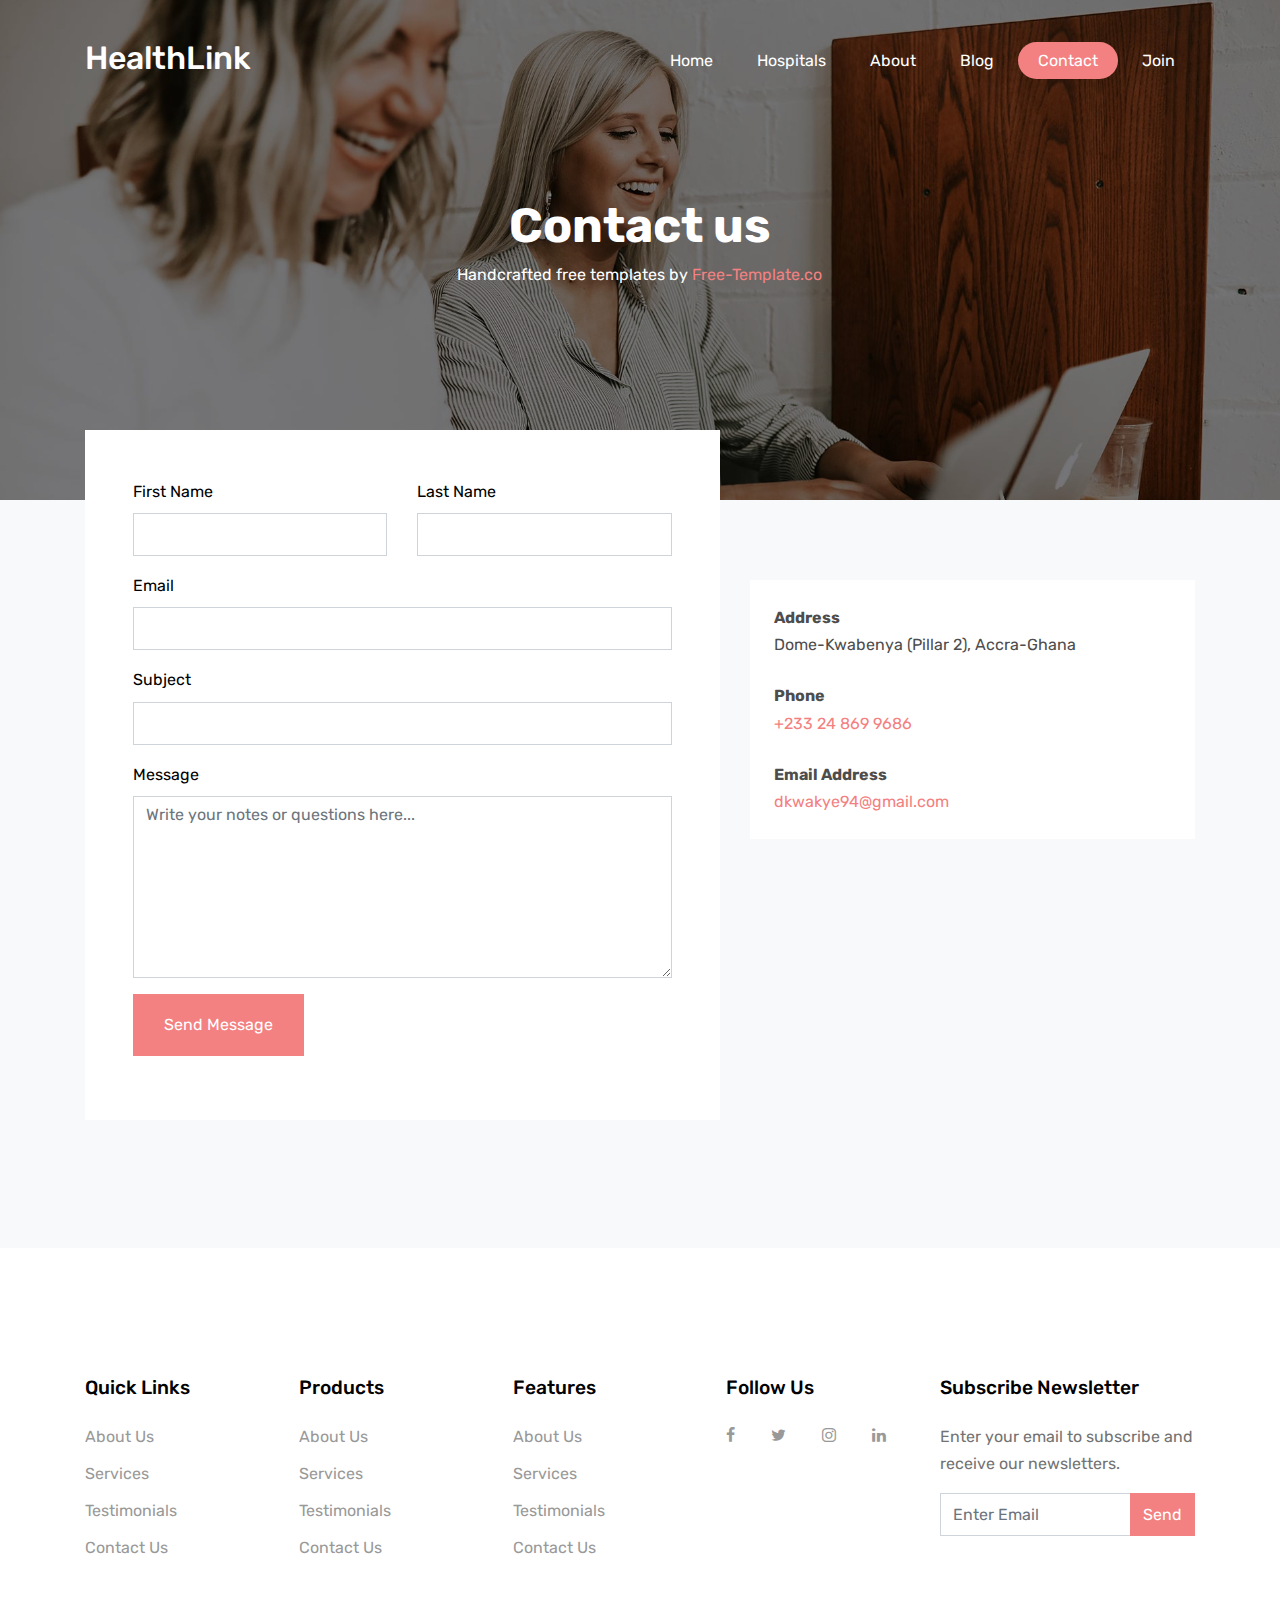
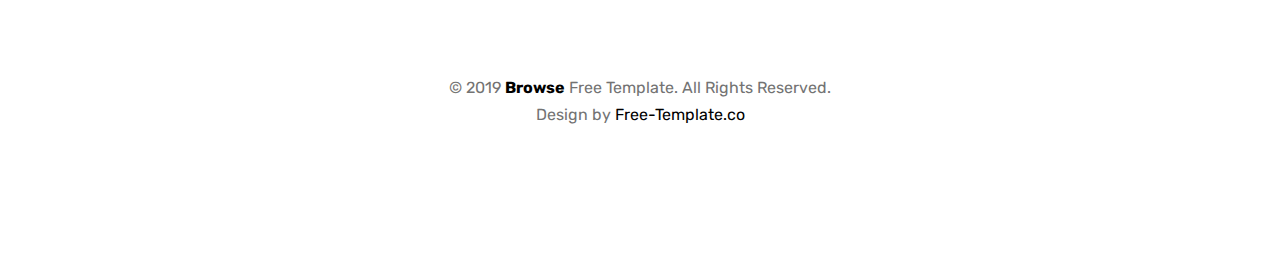
<file: healthlink Template/contact.html>
<!-- 
////////////////////////////////////////////////////////////////

Author: Free-Template.co
Author URL: http://free-template.co.
License: https://creativecommons.org/licenses/by/3.0/
License URL: https://creativecommons.org/licenses/by/3.0/
Site License URL: https://free-template.co/template-license/
  
Website:  https://free-template.co
Facebook: https://www.facebook.com/FreeDashTemplate.co
Twitter:  https://twitter.com/Free_Templateco
RSS Feed: https://feeds.feedburner.com/Free-templateco

////////////////////////////////////////////////////////////////
-->
<!DOCTYPE html>
<html lang="en">
  <head>
    <title>Browse &mdash; Free Website Template by Free-Template.co</title>
    <meta charset="utf-8">
    <meta name="viewport" content="width=device-width, initial-scale=1, shrink-to-fit=no">
    
    <meta name="description" content="" />
    <meta name="keywords" content="" />
    <meta name="author" content="Free-Template.co" />

    <link rel="shortcut icon" href="ftco-32x32.png">

    <link href="https://fonts.googleapis.com/css?family=Rubik:400,700" rel="stylesheet">

    <link rel="stylesheet" href="fonts/icomoon/style.css">

    <link rel="stylesheet" href="css/bootstrap.min.css">
    <link rel="stylesheet" href="css/magnific-popup.css">
    <link rel="stylesheet" href="css/jquery-ui.css">
    <link rel="stylesheet" href="css/owl.carousel.min.css">
    <link rel="stylesheet" href="css/owl.theme.default.min.css">

    <link rel="stylesheet" href="css/bootstrap-datepicker.css">

    <link rel="stylesheet" href="fonts/flaticon/font/flaticon.css">

    <link rel="stylesheet" href="css/aos.css">
    <link rel="stylesheet" href="css/rangeslider.css">

    <link rel="stylesheet" href="css/style.css">
    
  </head>
  <body>
  
  <div class="site-wrap">

    <div class="site-mobile-menu">
      <div class="site-mobile-menu-header">
        <div class="site-mobile-menu-close mt-3">
          <span class="icon-close2 js-menu-toggle"></span>
        </div>
      </div>
      <div class="site-mobile-menu-body"></div>
    </div>
    
    <header class="site-navbar" role="banner">

      <div class="container">
        <div class="row align-items-center">
          
          <div class="col-11 col-xl-2">
            <h1 class="mb-0 site-logo"><a href="index.html" class="text-white h2 mb-0">HealthLink</a></h1>
          </div>
          <div class="col-12 col-md-10 d-none d-xl-block">
            <nav class="site-navigation position-relative text-right" role="navigation">

              <ul class="site-menu js-clone-nav mr-auto d-none d-lg-block">
                <li><a href="index.html"><span>Home</span></a></li>
                <li><a href="hospitals.html"><span>Hospitals</span></a></li>
                <li><a href="about.html"><span>About</span></a></li>
                <li><a href="blog.html"><span>Blog</span></a></li>
                <li class="active"><a href="contact.html"><span>Contact</span></a></li>
                  <li><a href="signup.html"><span>Join</span></a></li>
              </ul>
            </nav>
          </div>


          <div class="d-inline-block d-xl-none ml-md-0 mr-auto py-3" style="position: relative; top: 3px;"><a href="#" class="site-menu-toggle js-menu-toggle text-white"><span class="icon-menu h3"></span></a></div>

          </div>

        </div>
    </header>

  

    <div class="site-blocks-cover inner-page-cover overlay" style="background-image: url(images/hero_1.jpg);" data-aos="fade" data-stellar-background-ratio="0.5">
      <div class="container">
        <div class="row align-items-center justify-content-center text-center">

          <div class="col-md-10" data-aos="fade-up" data-aos-delay="400">
            
            
            <div class="row justify-content-center">
              <div class="col-md-8 text-center">
                <h1>Contact us</h1>
                <p data-aos="fade-up" data-aos-delay="100">Handcrafted free templates by <a href="https://free-template.co/" target="_blank">Free-Template.co</a></p>
              </div>
            </div>

            
          </div>
        </div>
      </div>
    </div>  

    <div class="site-section bg-light">
      <div class="container">
        <div class="row">
          <div class="col-md-7 mb-5"  data-aos="fade">

            

            <form action="#" class="p-5 bg-white" style="margin-top: -150px;">
             

              <div class="row form-group">
                <div class="col-md-6 mb-3 mb-md-0">
                  <label class="text-black" for="fname">First Name</label>
                  <input type="text" id="fname" class="form-control">
                </div>
                <div class="col-md-6">
                  <label class="text-black" for="lname">Last Name</label>
                  <input type="text" id="lname" class="form-control">
                </div>
              </div>

              <div class="row form-group">
                
                <div class="col-md-12">
                  <label class="text-black" for="email">Email</label> 
                  <input type="email" id="email" class="form-control">
                </div>
              </div>

              <div class="row form-group">
                
                <div class="col-md-12">
                  <label class="text-black" for="subject">Subject</label> 
                  <input type="subject" id="subject" class="form-control">
                </div>
              </div>

              <div class="row form-group">
                <div class="col-md-12">
                  <label class="text-black" for="message">Message</label> 
                  <textarea name="message" id="message" cols="30" rows="7" class="form-control" placeholder="Write your notes or questions here..."></textarea>
                </div>
              </div>

              <div class="row form-group">
                <div class="col-md-12">
                  <input type="submit" value="Send Message" class="btn btn-primary btn-md text-white">
                </div>
              </div>

  
            </form>
          </div>
          <div class="col-md-5"  data-aos="fade" data-aos-delay="100">
            
            <div class="p-4 mb-3 bg-white">
              <p class="mb-0 font-weight-bold">Address</p>
              <p class="mb-4">Dome-Kwabenya (Pillar 2), Accra-Ghana</p>

              <p class="mb-0 font-weight-bold">Phone</p>
              <p class="mb-4"><a href="#">+233 24 869 9686</a></p>

              <p class="mb-0 font-weight-bold">Email Address</p>
              <p class="mb-0"><a href="#">dkwakye94@gmail.com</a></p>

            </div>

          </div>
        </div>
      </div>
    </div>
    
    <footer class="site-footer">
      <div class="container">
        <div class="row">
          <div class="col-md-9">
            <div class="row">
              <div class="col-md-6 mb-5 mb-lg-0 col-lg-3">
                <h2 class="footer-heading mb-4">Quick Links</h2>
                <ul class="list-unstyled">
                  <li><a href="#">About Us</a></li>
                  <li><a href="#">Services</a></li>
                  <li><a href="#">Testimonials</a></li>
                  <li><a href="#">Contact Us</a></li>
                </ul>
              </div>
              <div class="col-md-6 mb-5 mb-lg-0 col-lg-3">
                <h2 class="footer-heading mb-4">Products</h2>
                <ul class="list-unstyled">
                  <li><a href="#">About Us</a></li>
                  <li><a href="#">Services</a></li>
                  <li><a href="#">Testimonials</a></li>
                  <li><a href="#">Contact Us</a></li>
                </ul>
              </div>
              <div class="col-md-6 mb-5 mb-lg-0 col-lg-3">
                <h2 class="footer-heading mb-4">Features</h2>
                <ul class="list-unstyled">
                  <li><a href="#">About Us</a></li>
                  <li><a href="#">Services</a></li>
                  <li><a href="#">Testimonials</a></li>
                  <li><a href="#">Contact Us</a></li>
                </ul>
              </div>
              <div class="col-md-6 mb-5 mb-lg-0 col-lg-3">
                <h2 class="footer-heading mb-4">Follow Us</h2>
                <a href="#" class="pl-0 pr-3"><span class="icon-facebook"></span></a>
                <a href="#" class="pl-3 pr-3"><span class="icon-twitter"></span></a>
                <a href="#" class="pl-3 pr-3"><span class="icon-instagram"></span></a>
                <a href="#" class="pl-3 pr-3"><span class="icon-linkedin"></span></a>
              </div>
            </div>
          </div>
          <div class="col-lg-3">
            <h2 class="footer-heading mb-4">Subscribe Newsletter</h2>
            <p>Enter your email to subscribe and receive our newsletters.</p>
            <form action="#" method="post">
              <div class="input-group mb-3">
                <input type="text" class="form-control bg-transparent" placeholder="Enter Email" aria-label="Enter Email" aria-describedby="button-addon2">
                <div class="input-group-append">
                  <button class="btn btn-primary text-white" type="button" id="button-addon2">Send</button>
                </div>
              </div>
            </form>
          </div>
        </div>
        <div class="row pt-5 mt-5">
          <div class="col-12 text-md-center text-left">
            <p>
              <!-- Link back to Free-Template.co can't be removed. Template is licensed under CC BY 3.0. -->
          &copy; 2019 <strong class="text-black">Browse</strong> Free Template. All Rights Reserved. <br> Design by <a href="https://free-template.co/" target="_blank" class="text-black">Free-Template.co</a>
          </p>
          </div>
        </div>
      </div>
    </footer>
  </div>

  <script src="js/jquery-3.3.1.min.js"></script>
  <script src="js/jquery-migrate-3.0.1.min.js"></script>
  <script src="js/jquery-ui.js"></script>
  <script src="js/popper.min.js"></script>
  <script src="js/bootstrap.min.js"></script>
  <script src="js/owl.carousel.min.js"></script>
  <script src="js/jquery.stellar.min.js"></script>
  <script src="js/jquery.countdown.min.js"></script>
  <script src="js/jquery.magnific-popup.min.js"></script>
  <script src="js/bootstrap-datepicker.min.js"></script>
  <script src="js/aos.js"></script>
  <script src="js/rangeslider.min.js"></script>
  
  <script src="js/main.js"></script>
  
  </body>
</html>
</file>
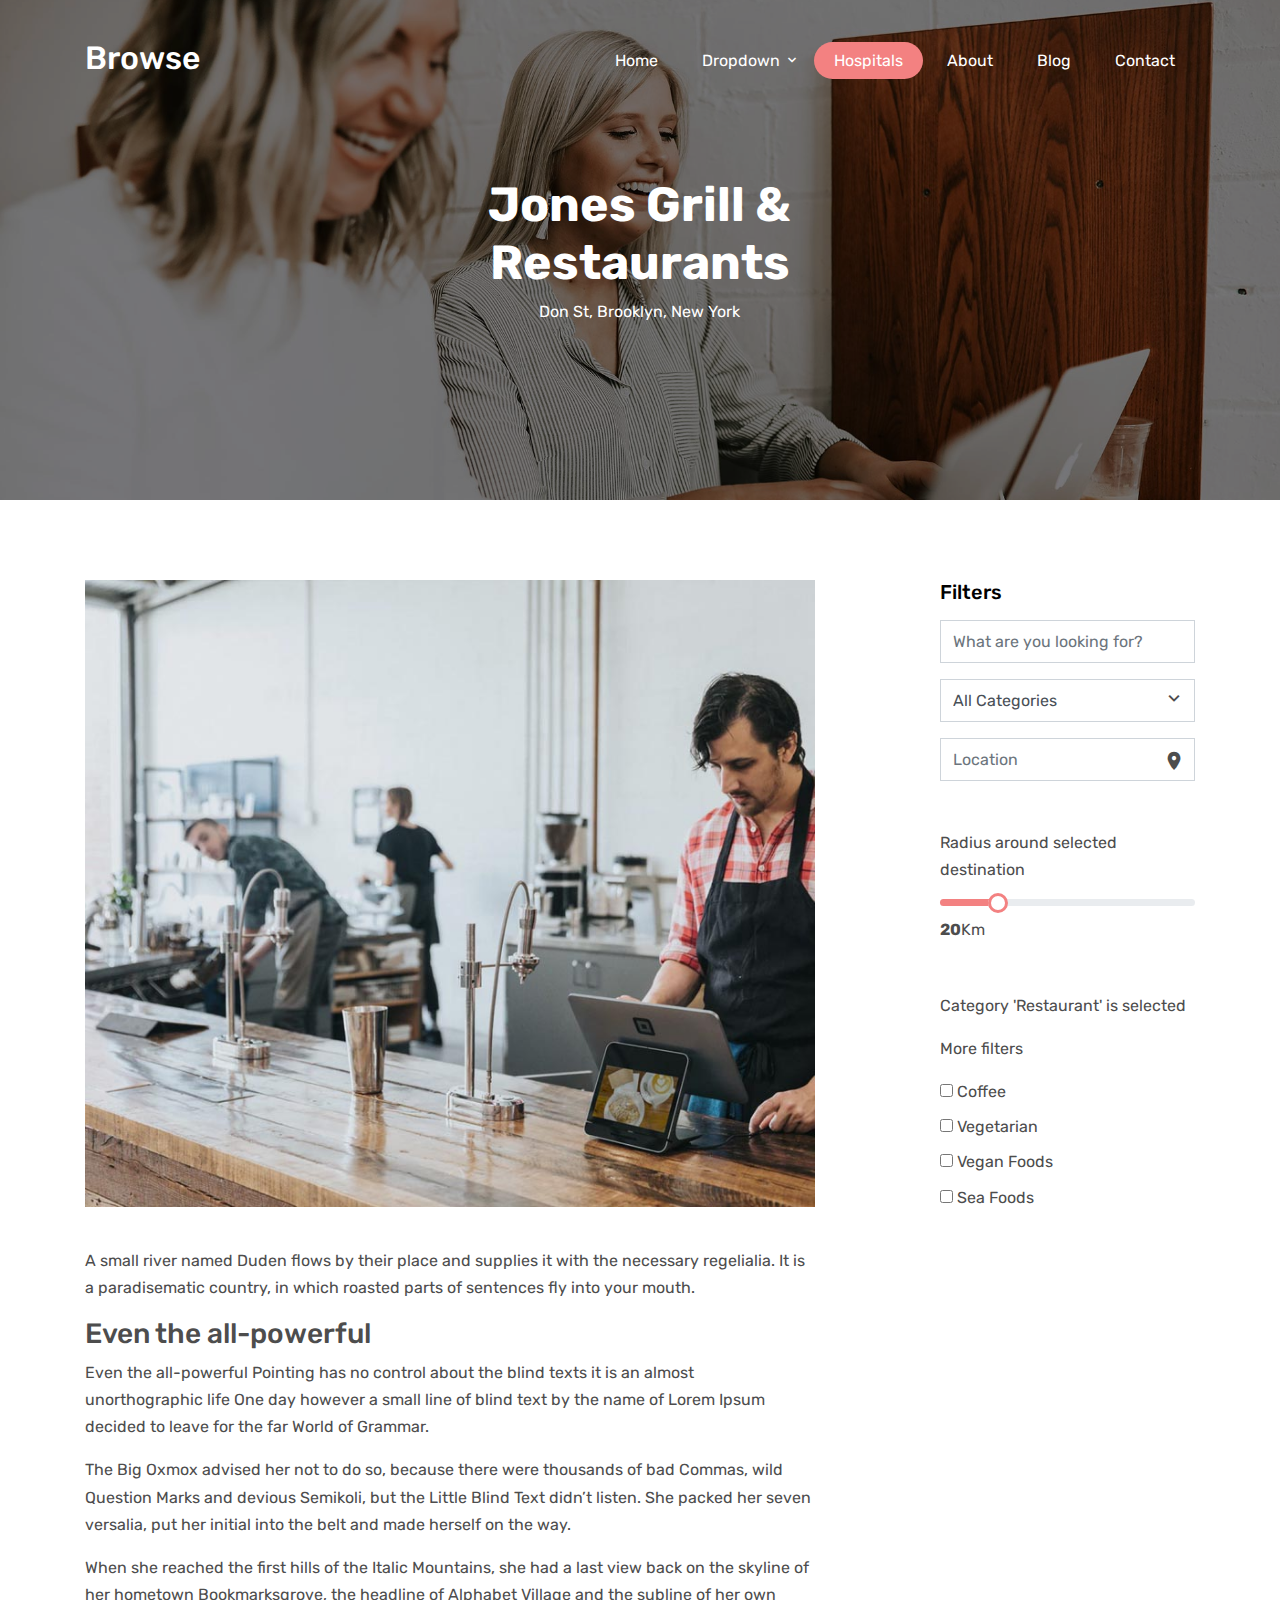
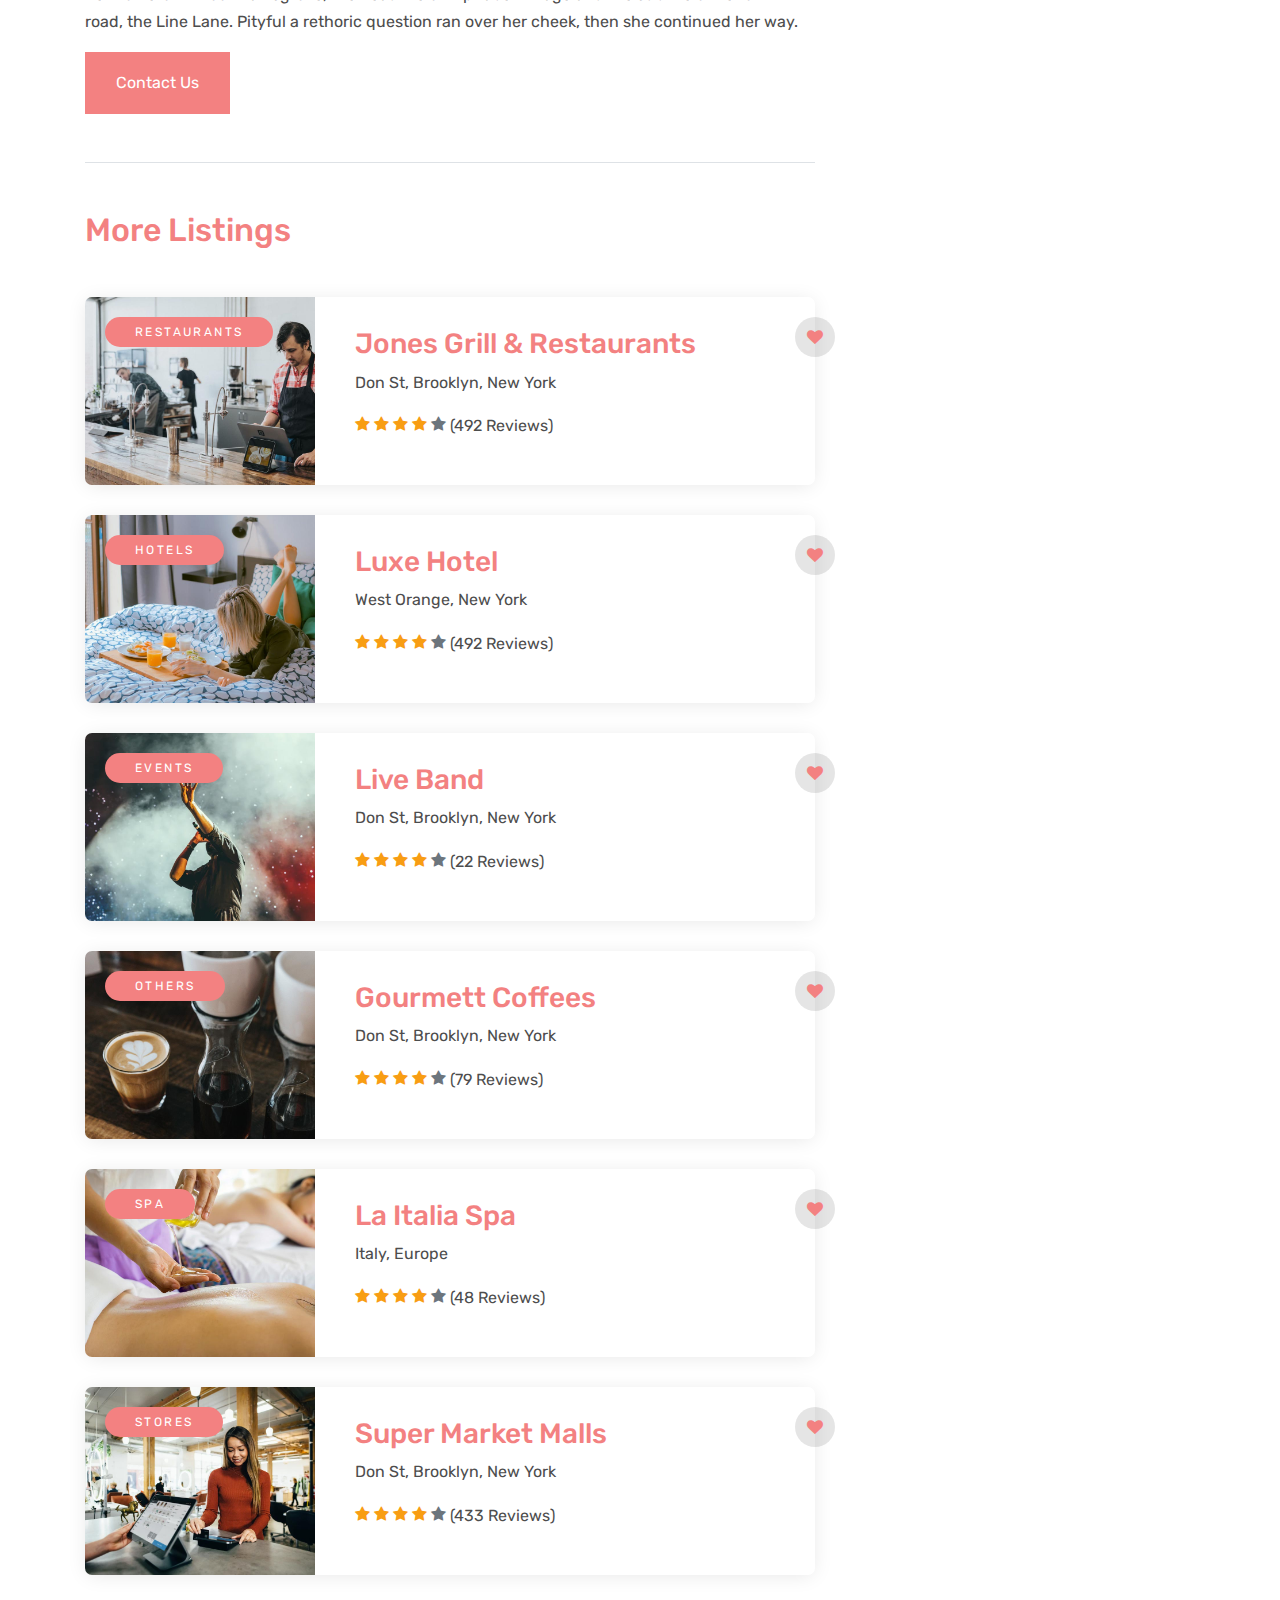
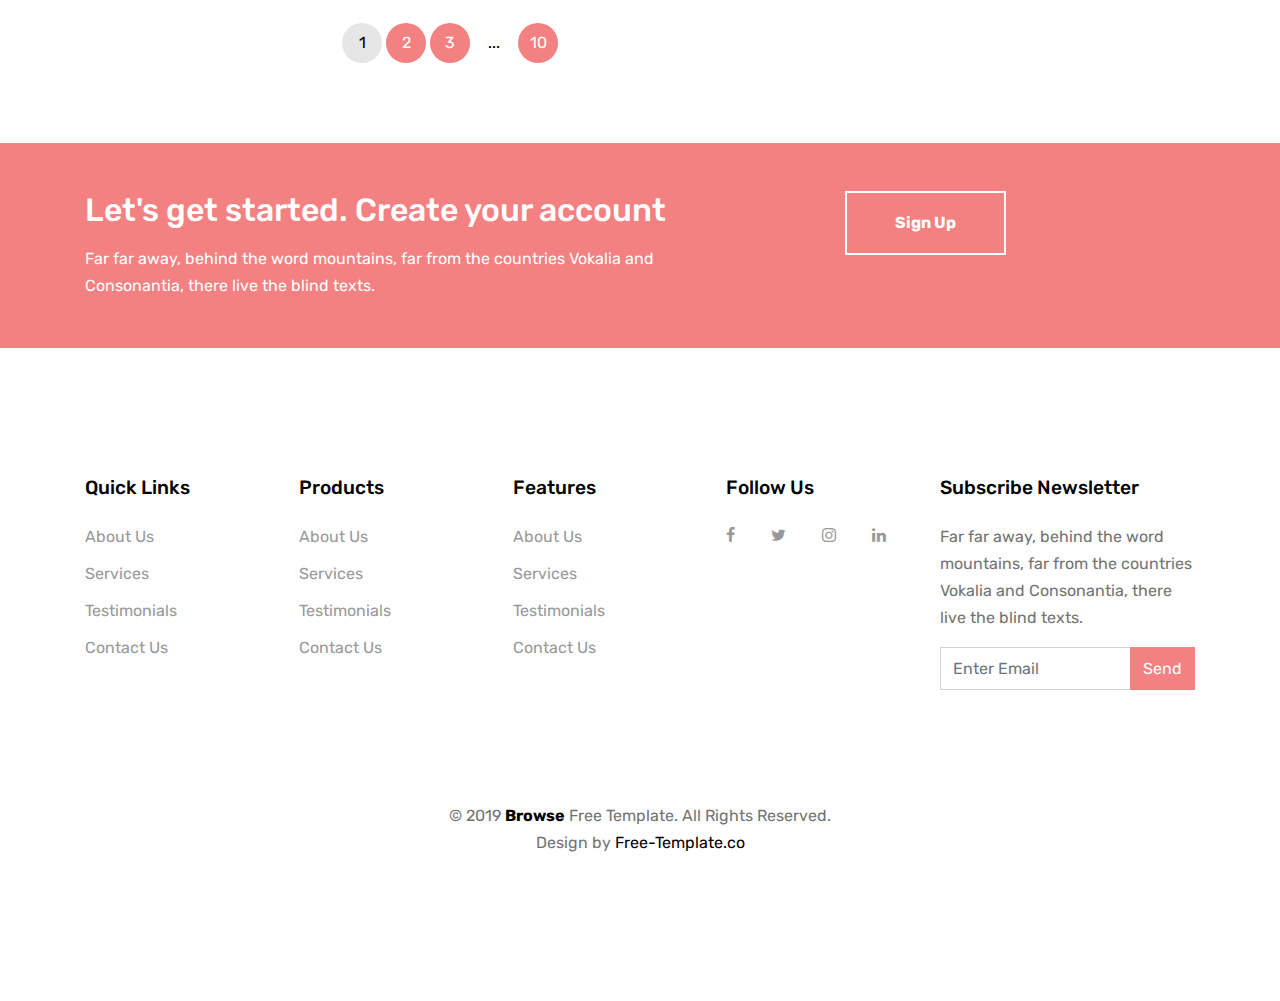
<file: healthlink Template/hospitals-single.html>
<!-- 
////////////////////////////////////////////////////////////////

Author: Free-Template.co
Author URL: http://free-template.co.
License: https://creativecommons.org/licenses/by/3.0/
License URL: https://creativecommons.org/licenses/by/3.0/
Site License URL: https://free-template.co/template-license/
  
Website:  https://free-template.co
Facebook: https://www.facebook.com/FreeDashTemplate.co
Twitter:  https://twitter.com/Free_Templateco
RSS Feed: https://feeds.feedburner.com/Free-templateco

////////////////////////////////////////////////////////////////
-->
<!DOCTYPE html>
<html lang="en">
  <head>
    <title>Browse &mdash; Free Website Template by Free-Template.co</title>
    <meta charset="utf-8">
    <meta name="viewport" content="width=device-width, initial-scale=1, shrink-to-fit=no">
    
    <meta name="description" content="" />
    <meta name="keywords" content="" />
    <meta name="author" content="Free-Template.co" />

    <link rel="shortcut icon" href="ftco-32x32.png">

    <link href="https://fonts.googleapis.com/css?family=Rubik:400,700" rel="stylesheet">

    <link rel="stylesheet" href="fonts/icomoon/style.css">

    <link rel="stylesheet" href="css/bootstrap.min.css">
    <link rel="stylesheet" href="css/magnific-popup.css">
    <link rel="stylesheet" href="css/jquery-ui.css">
    <link rel="stylesheet" href="css/owl.carousel.min.css">
    <link rel="stylesheet" href="css/owl.theme.default.min.css">

    <link rel="stylesheet" href="css/bootstrap-datepicker.css">

    <link rel="stylesheet" href="fonts/flaticon/font/flaticon.css">

    <link rel="stylesheet" href="css/aos.css">
    <link rel="stylesheet" href="css/rangeslider.css">

    <link rel="stylesheet" href="css/style.css">
    
  </head>
  <body>
  
  <div class="site-wrap">

    <div class="site-mobile-menu">
      <div class="site-mobile-menu-header">
        <div class="site-mobile-menu-close mt-3">
          <span class="icon-close2 js-menu-toggle"></span>
        </div>
      </div>
      <div class="site-mobile-menu-body"></div>
    </div>
    
    <header class="site-navbar" role="banner">

      <div class="container">
        <div class="row align-items-center">
          
          <div class="col-11 col-xl-2">
            <h1 class="mb-0 site-logo"><a href="index.html" class="text-white h2 mb-0">Browse</a></h1>
          </div>
          <div class="col-12 col-md-10 d-none d-xl-block">
            <nav class="site-navigation position-relative text-right" role="navigation">

              <ul class="site-menu js-clone-nav mr-auto d-none d-lg-block">
                <li><a href="index.html"><span>Home</span></a></li>
                <li class="has-children">
                  <a href="about.html"><span>Dropdown</span></a>
                  <ul class="dropdown arrow-top">
                    <li><a href="#">Menu One</a></li>
                    <li><a href="#">Menu Two</a></li>
                    <li><a href="#">Menu Three</a></li>
                    <li class="has-children">
                      <a href="#">Dropdown</a>
                      <ul class="dropdown">
                        <li><a href="#">Menu One</a></li>
                        <li><a href="#">Menu Two</a></li>
                        <li><a href="#">Menu Three</a></li>
                        <li><a href="#">Menu Four</a></li>
                      </ul>
                    </li>
                  </ul>
                </li>
                <li class="active"><a href="hospitals.html"><span>Hospitals</span></a></li>
                <li><a href="about.html"><span>About</span></a></li>
                <li><a href="blog.html"><span>Blog</span></a></li>
                <li><a href="contact.html"><span>Contact</span></a></li>
              </ul>
            </nav>
          </div>


          <div class="d-inline-block d-xl-none ml-md-0 mr-auto py-3" style="position: relative; top: 3px;"><a href="#" class="site-menu-toggle js-menu-toggle text-white"><span class="icon-menu h3"></span></a></div>

          </div>

        </div>
      
    </header>

  

    <div class="site-blocks-cover inner-page-cover overlay" style="background-image: url(images/hero_1.jpg);" data-aos="fade" data-stellar-background-ratio="0.5">
      <div class="container">
        <div class="row align-items-center justify-content-center text-center">

          <div class="col-md-10" data-aos="fade-up" data-aos-delay="400">
            
            
            <div class="row justify-content-center">
              <div class="col-md-8 text-center">
                <h1>Jones Grill &amp; Restaurants</h1>
                <p class="mb-0">Don St, Brooklyn, New York</p>
              </div>
            </div>

            
          </div>
        </div>
      </div>
    </div>  

    <div class="site-section">
      <div class="container">
        <div class="row">
          <div class="col-lg-8">

            <div class="mb-5 border-bottom pb-5">
              <p><img src="images/img_2.jpg" alt="Image" class="img-fluid mb-4"></p>

              <p>A small river named Duden flows by their place and supplies it with the necessary regelialia. It is a paradisematic country, in which roasted parts of sentences fly into your mouth.</p>

            <h3>Even the all-powerful</h3>
            <p>Even the all-powerful Pointing has no control about the blind texts it is an almost unorthographic life One day however a small line of blind text by the name of Lorem Ipsum decided to leave for the far World of Grammar.</p>

            <p>The Big Oxmox advised her not to do so, because there were thousands of bad Commas, wild Question Marks and devious Semikoli, but the Little Blind Text didn’t listen. She packed her seven versalia, put her initial into the belt and made herself on the way.</p>

            <p>When she reached the first hills of the Italic Mountains, she had a last view back on the skyline of her hometown Bookmarksgrove, the headline of Alphabet Village and the subline of her own road, the Line Lane. Pityful a rethoric question ran over her cheek, then she continued her way.</p>

              <div class="row">
                <div class="col-md-6">
                  <a href="#" class="btn btn-primary btn-md text-white">Contact Us</a>
                </div>
              </div>
            </div>

            <h2 class="mb-5 text-primary">More Listings</h2>

            <div class="d-block d-md-flex listing-horizontal">

              <a href="#" class="img d-block" style="background-image: url('images/img_2.jpg')">
                <span class="category">Restaurants</span>
              </a>

              <div class="lh-content">
                <a href="#" class="bookmark"><span class="icon-heart"></span></a>
                <h3><a href="#">Jones Grill &amp; Restaurants</a></h3>
                <p>Don St, Brooklyn, New York</p>
                <p>
                  <span class="icon-star text-warning"></span>
                  <span class="icon-star text-warning"></span>
                  <span class="icon-star text-warning"></span>
                  <span class="icon-star text-warning"></span>
                  <span class="icon-star text-secondary"></span>
                  <span>(492 Reviews)</span>
                </p>

                
              </div>

            </div>

            <div class="d-block d-md-flex listing-horizontal">

              <a href="#" class="img d-block" style="background-image: url('images/img_1.jpg')">
                <span class="category">Hotels</span>
              </a>

              <div class="lh-content">
                <a href="#" class="bookmark"><span class="icon-heart"></span></a>
                <h3><a href="#">Luxe Hotel</a></h3>
                <p>West Orange, New York</p>
                <p>
                  <span class="icon-star text-warning"></span>
                  <span class="icon-star text-warning"></span>
                  <span class="icon-star text-warning"></span>
                  <span class="icon-star text-warning"></span>
                  <span class="icon-star text-secondary"></span>
                  <span>(492 Reviews)</span>
                </p>

                
              </div>

            </div>

            <div class="d-block d-md-flex listing-horizontal">

              <a href="#" class="img d-block" style="background-image: url('images/img_3.jpg')">
                <span class="category">Events</span>
              </a>

              <div class="lh-content">
                <a href="#" class="bookmark"><span class="icon-heart"></span></a>
                <h3><a href="#">Live Band</a></h3>
                <p>Don St, Brooklyn, New York</p>
                <p>
                  <span class="icon-star text-warning"></span>
                  <span class="icon-star text-warning"></span>
                  <span class="icon-star text-warning"></span>
                  <span class="icon-star text-warning"></span>
                  <span class="icon-star text-secondary"></span>
                  <span>(22 Reviews)</span>
                </p>

                
              </div>

            </div>


            <div class="d-block d-md-flex listing-horizontal">

              <a href="#" class="img d-block" style="background-image: url('images/img_4.jpg')">
                <span class="category">Others</span>
              </a>

              <div class="lh-content">
                <a href="#" class="bookmark"><span class="icon-heart"></span></a>
                <h3><a href="#">Gourmett Coffees</a></h3>
                <p>Don St, Brooklyn, New York</p>
                <p>
                  <span class="icon-star text-warning"></span>
                  <span class="icon-star text-warning"></span>
                  <span class="icon-star text-warning"></span>
                  <span class="icon-star text-warning"></span>
                  <span class="icon-star text-secondary"></span>
                  <span>(79 Reviews)</span>
                </p>

                
              </div>

            </div>

            <div class="d-block d-md-flex listing-horizontal">

              <a href="#" class="img d-block" style="background-image: url('images/img_5.jpg')">
                <span class="category">Spa</span>
              </a>

              <div class="lh-content">
                <a href="#" class="bookmark"><span class="icon-heart"></span></a>
                <h3><a href="#">La Italia Spa</a></h3>
                <p>Italy, Europe</p>
                <p>
                  <span class="icon-star text-warning"></span>
                  <span class="icon-star text-warning"></span>
                  <span class="icon-star text-warning"></span>
                  <span class="icon-star text-warning"></span>
                  <span class="icon-star text-secondary"></span>
                  <span>(48 Reviews)</span>
                </p>

                
              </div>

            </div>

            <div class="d-block d-md-flex listing-horizontal">

              <a href="#" class="img d-block" style="background-image: url('images/img_6.jpg')">
                <span class="category">Stores</span>
              </a>

              <div class="lh-content">
                <a href="#" class="bookmark"><span class="icon-heart"></span></a>
                <h3><a href="#">Super Market Malls</a></h3>
                <p>Don St, Brooklyn, New York</p>
                <p>
                  <span class="icon-star text-warning"></span>
                  <span class="icon-star text-warning"></span>
                  <span class="icon-star text-warning"></span>
                  <span class="icon-star text-warning"></span>
                  <span class="icon-star text-secondary"></span>
                  <span>(433 Reviews)</span>
                </p>

                
              </div>

            </div>

            <div class="col-12 mt-5 text-center">
              <div class="custom-pagination">
                <span>1</span>
                <a href="#">2</a>
                <a href="#">3</a>
                <span class="more-page">...</span>
                <a href="#">10</a>
              </div>
            </div>

          </div>
          <div class="col-lg-3 ml-auto">

            <div class="mb-5">
              <h3 class="h5 text-black mb-3">Filters</h3>
              <form action="#" method="post">
                <div class="form-group">
                  <input type="text" placeholder="What are you looking for?" class="form-control">
                </div>
                <div class="form-group">
                  <div class="select-wrap">
                      <span class="icon"><span class="icon-keyboard_arrow_down"></span></span>
                      <select class="form-control" name="" id="">
                        <option value="">All Categories</option>
                        <option value="">Appartment</option>
                        <option value="">Restaurant</option>
                        <option value="">Eat &amp; Drink</option>
                        <option value="">Events</option>
                        <option value="">Fitness</option>
                        <option value="">Others</option>
                      </select>
                    </div>
                </div>
                <div class="form-group">
                  <!-- select-wrap, .wrap-icon -->
                  <div class="wrap-icon">
                    <span class="icon icon-room"></span>
                    <input type="text" placeholder="Location" class="form-control">
                  </div>
                </div>
              </form>
            </div>
            
            <div class="mb-5">
              <form action="#" method="post">
                <div class="form-group">
                  <p>Radius around selected destination</p>
                </div>
                <div class="form-group">
                  <input type="range" min="0" max="100" value="20" data-rangeslider>
                </div>
              </form>
            </div>

            <div class="mb-5">
              <form action="#" method="post">
                <div class="form-group">
                  <p>Category 'Restaurant' is selected</p>
                  <p>More filters</p>
                </div>
                <div class="form-group">
                  <ul class="list-unstyled">
                    <li>
                      <label for="option1">
                        <input type="checkbox" id="option1">
                        Coffee
                      </label>
                    </li>
                    <li>
                      <label for="option2">
                        <input type="checkbox" id="option2">
                        Vegetarian
                      </label>
                    </li>
                    <li>
                      <label for="option3">
                        <input type="checkbox" id="option3">
                        Vegan Foods
                      </label>
                    </li>
                    <li>
                      <label for="option4">
                        <input type="checkbox" id="option4">
                        Sea Foods
                      </label>
                    </li>
                  </ul>
                </div>
              </form>
            </div>

          </div>

        </div>
      </div>
    </div>

    
    <div class="py-5 bg-primary">
      <div class="container">
        <div class="row">
          <div class="col-lg-7 mr-auto mb-4 mb-lg-0">
            <h2 class="mb-3 mt-0 text-white">Let's get started. Create your account</h2>
            <p class="mb-0 text-white">Far far away, behind the word mountains, far from the countries Vokalia and Consonantia, there live the blind texts.</p>
          </div>
          <div class="col-lg-4">
            <p class="mb-0"><a href="signup.html" class="btn btn-outline-white text-white btn-md px-5 font-weight-bold btn-md-block">Sign Up</a></p>
          </div>
        </div>
      </div>
    </div>
    
    <footer class="site-footer">
      <div class="container">
        <div class="row">
          <div class="col-md-9">
            <div class="row">
              <div class="col-md-6 mb-5 mb-lg-0 col-lg-3">
                <h2 class="footer-heading mb-4">Quick Links</h2>
                <ul class="list-unstyled">
                  <li><a href="#">About Us</a></li>
                  <li><a href="#">Services</a></li>
                  <li><a href="#">Testimonials</a></li>
                  <li><a href="#">Contact Us</a></li>
                </ul>
              </div>
              <div class="col-md-6 mb-5 mb-lg-0 col-lg-3">
                <h2 class="footer-heading mb-4">Products</h2>
                <ul class="list-unstyled">
                  <li><a href="#">About Us</a></li>
                  <li><a href="#">Services</a></li>
                  <li><a href="#">Testimonials</a></li>
                  <li><a href="#">Contact Us</a></li>
                </ul>
              </div>
              <div class="col-md-6 mb-5 mb-lg-0 col-lg-3">
                <h2 class="footer-heading mb-4">Features</h2>
                <ul class="list-unstyled">
                  <li><a href="#">About Us</a></li>
                  <li><a href="#">Services</a></li>
                  <li><a href="#">Testimonials</a></li>
                  <li><a href="#">Contact Us</a></li>
                </ul>
              </div>
              <div class="col-md-6 mb-5 mb-lg-0 col-lg-3">
                <h2 class="footer-heading mb-4">Follow Us</h2>
                <a href="#" class="pl-0 pr-3"><span class="icon-facebook"></span></a>
                <a href="#" class="pl-3 pr-3"><span class="icon-twitter"></span></a>
                <a href="#" class="pl-3 pr-3"><span class="icon-instagram"></span></a>
                <a href="#" class="pl-3 pr-3"><span class="icon-linkedin"></span></a>
              </div>
            </div>
          </div>
          <div class="col-lg-3">
            <h2 class="footer-heading mb-4">Subscribe Newsletter</h2>
            <p>Far far away, behind the word mountains, far from the countries Vokalia and Consonantia, there live the blind texts.</p>
            <form action="#" method="post">
              <div class="input-group mb-3">
                <input type="text" class="form-control bg-transparent" placeholder="Enter Email" aria-label="Enter Email" aria-describedby="button-addon2">
                <div class="input-group-append">
                  <button class="btn btn-primary text-white" type="button" id="button-addon2">Send</button>
                </div>
              </div>
            </form>
          </div>
        </div>
        <div class="row pt-5 mt-5">
          <div class="col-12 text-md-center text-left">
            <p>
              <!-- Link back to Free-Template.co can't be removed. Template is licensed under CC BY 3.0. -->
          &copy; 2019 <strong class="text-black">Browse</strong> Free Template. All Rights Reserved. <br> Design by <a href="https://free-template.co/" target="_blank" class="text-black">Free-Template.co</a>
          </p>
          </div>
        </div>
      </div>
    </footer>
  </div>

  <script src="js/jquery-3.3.1.min.js"></script>
  <script src="js/jquery-migrate-3.0.1.min.js"></script>
  <script src="js/jquery-ui.js"></script>
  <script src="js/popper.min.js"></script>
  <script src="js/bootstrap.min.js"></script>
  <script src="js/owl.carousel.min.js"></script>
  <script src="js/jquery.stellar.min.js"></script>
  <script src="js/jquery.countdown.min.js"></script>
  <script src="js/jquery.magnific-popup.min.js"></script>
  <script src="js/bootstrap-datepicker.min.js"></script>
  <script src="js/aos.js"></script>
  <script src="js/rangeslider.min.js"></script>
  
  <script src="js/main.js"></script>
  
  </body>
</html>
</file>
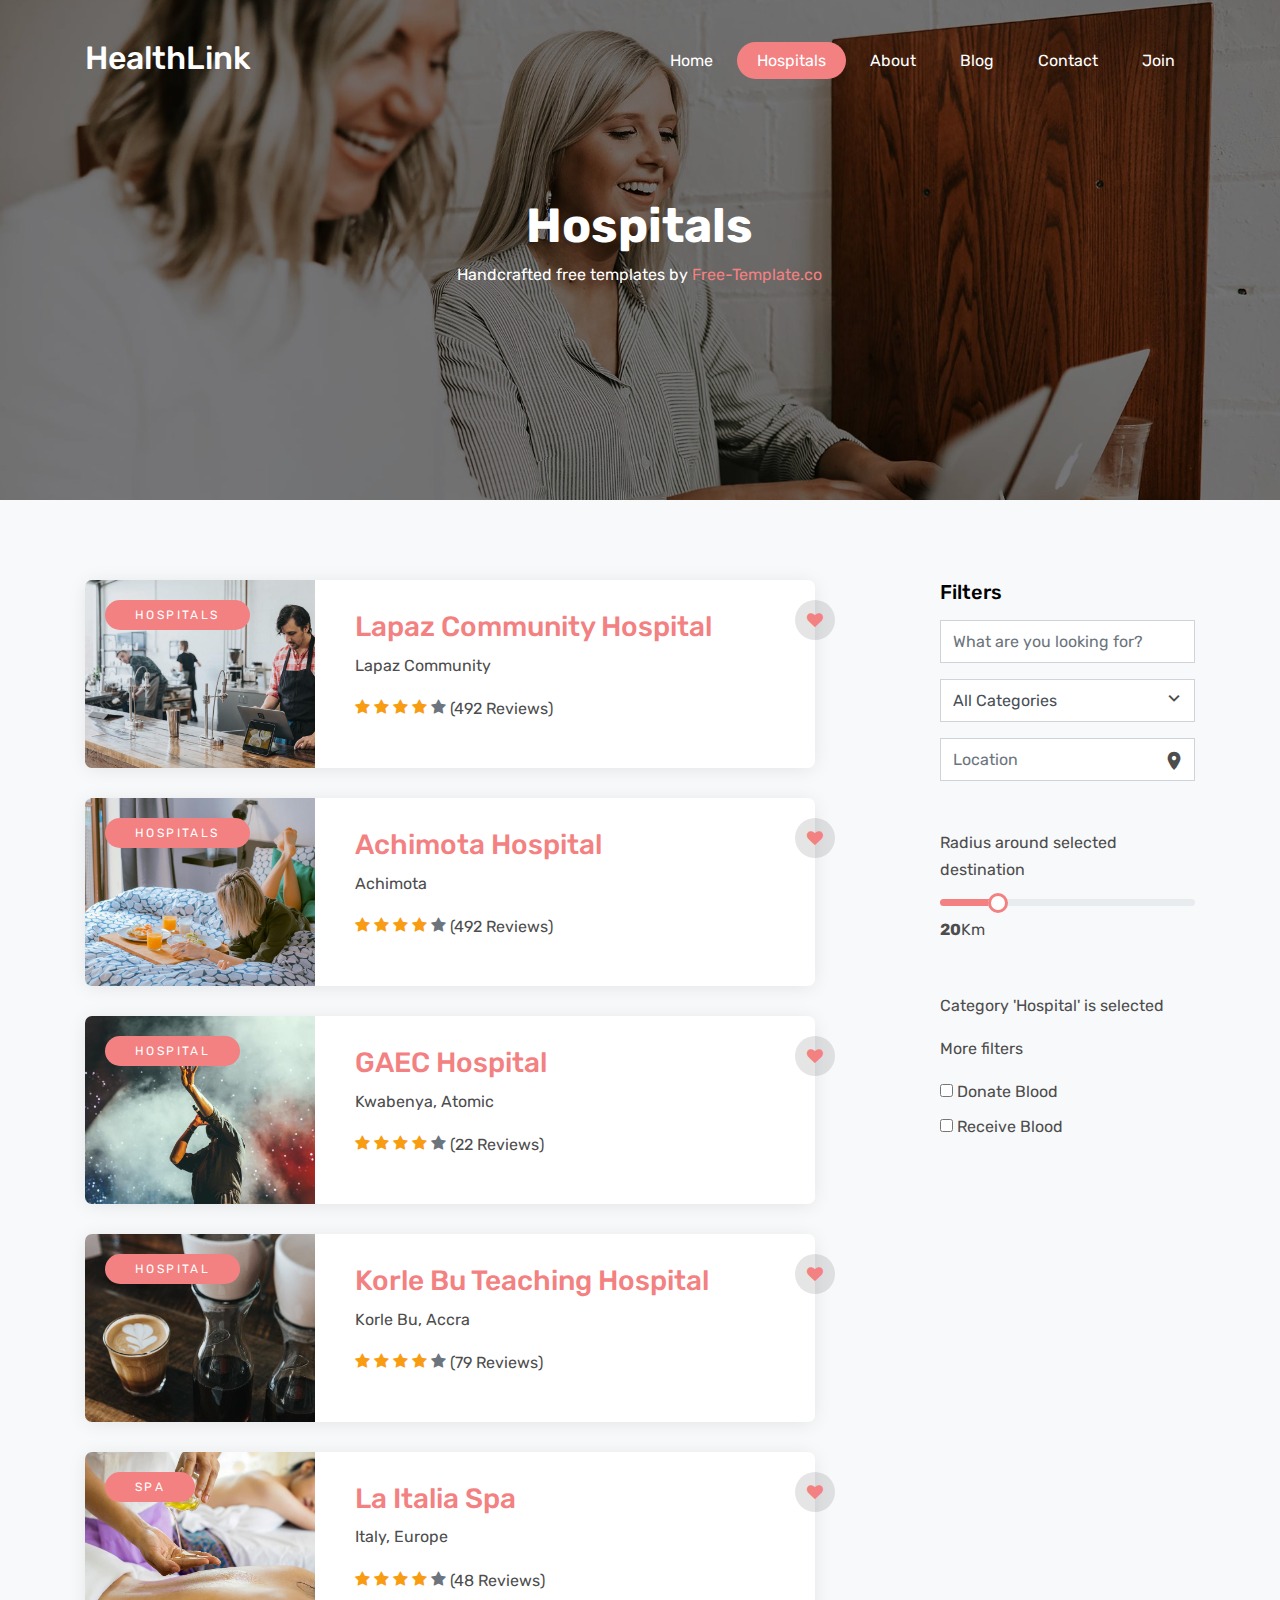
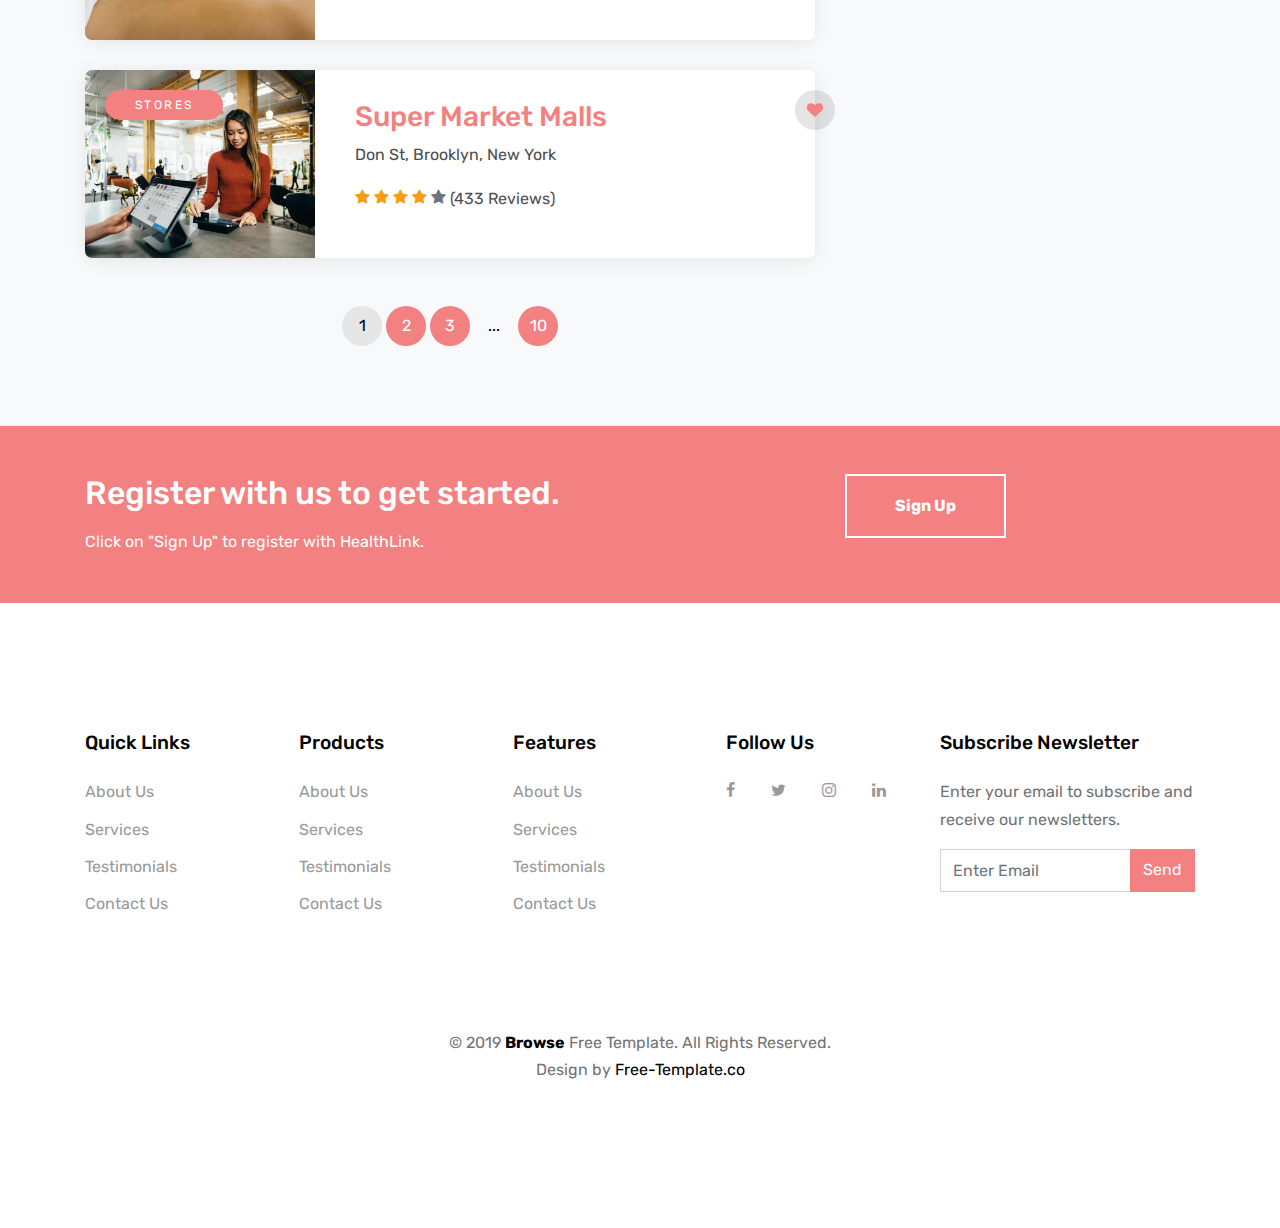
<file: healthlink Template/hospitals.html>
<!-- 
////////////////////////////////////////////////////////////////

Author: Free-Template.co
Author URL: http://free-template.co.
License: https://creativecommons.org/licenses/by/3.0/
License URL: https://creativecommons.org/licenses/by/3.0/
Site License URL: https://free-template.co/template-license/
  
Website:  https://free-template.co
Facebook: https://www.facebook.com/FreeDashTemplate.co
Twitter:  https://twitter.com/Free_Templateco
RSS Feed: https://feeds.feedburner.com/Free-templateco

////////////////////////////////////////////////////////////////
-->
<!DOCTYPE html>
<html lang="en">
  <head>
    <title>Browse &mdash; Free Website Template by Free-Template.co</title>
    <meta charset="utf-8">
    <meta name="viewport" content="width=device-width, initial-scale=1, shrink-to-fit=no">
    
    <meta name="description" content="" />
    <meta name="keywords" content="" />
    <meta name="author" content="Free-Template.co" />

    <link rel="shortcut icon" href="ftco-32x32.png">

    <link href="https://fonts.googleapis.com/css?family=Rubik:400,700" rel="stylesheet">

    <link rel="stylesheet" href="fonts/icomoon/style.css">

    <link rel="stylesheet" href="css/bootstrap.min.css">
    <link rel="stylesheet" href="css/magnific-popup.css">
    <link rel="stylesheet" href="css/jquery-ui.css">
    <link rel="stylesheet" href="css/owl.carousel.min.css">
    <link rel="stylesheet" href="css/owl.theme.default.min.css">

    <link rel="stylesheet" href="css/bootstrap-datepicker.css">

    <link rel="stylesheet" href="fonts/flaticon/font/flaticon.css">

    <link rel="stylesheet" href="css/aos.css">
    <link rel="stylesheet" href="css/rangeslider.css">

    <link rel="stylesheet" href="css/style.css">
    
  </head>
  <body>
  
  <div class="site-wrap">

    <div class="site-mobile-menu">
      <div class="site-mobile-menu-header">
        <div class="site-mobile-menu-close mt-3">
          <span class="icon-close2 js-menu-toggle"></span>
        </div>
      </div>
      <div class="site-mobile-menu-body"></div>
    </div>
    
    <header class="site-navbar" role="banner">

      <div class="container">
        <div class="row align-items-center">
          
          <div class="col-11 col-xl-2">
            <h1 class="mb-0 site-logo"><a href="index.html" class="text-white h2 mb-0">HealthLink</a></h1>
          </div>
          <div class="col-12 col-md-10 d-none d-xl-block">
            <nav class="site-navigation position-relative text-right" role="navigation">

              <ul class="site-menu js-clone-nav mr-auto d-none d-lg-block">
                <li><a href="index.html"><span>Home</span></a></li>
                <li class="active"><a href="hospitals.html"><span>Hospitals</span></a></li>
                <li><a href="about.html"><span>About</span></a></li>
                <li><a href="blog.html"><span>Blog</span></a></li>
                <li><a href="contact.html"><span>Contact</span></a></li>
                <li><a href="signup.html"><span>Join</span></a></li>
              </ul>
            </nav>
          </div>


          <div class="d-inline-block d-xl-none ml-md-0 mr-auto py-3" style="position: relative; top: 3px;"><a href="#" class="site-menu-toggle js-menu-toggle text-white"><span class="icon-menu h3"></span></a></div>

          </div>

        </div>
      </div>
      
    </header>

  

    <div class="site-blocks-cover inner-page-cover overlay" style="background-image: url(images/hero_1.jpg);" data-aos="fade" data-stellar-background-ratio="0.5">
      <div class="container">
        <div class="row align-items-center justify-content-center text-center">

          <div class="col-md-10" data-aos="fade-up" data-aos-delay="400">
            
            
            <div class="row justify-content-center">
              <div class="col-md-8 text-center">
                <h1>Hospitals</h1>
                <p data-aos="fade-up" data-aos-delay="100">Handcrafted free templates by <a href="https://free-template.co/" target="_blank">Free-Template.co</a></p>
              </div>
            </div>

            
          </div>
        </div>
      </div>
    </div>  
    

    <div class="site-section bg-light">
      <div class="container">
        <div class="row">
          <div class="col-lg-8">

            <div class="d-block d-md-flex listing-horizontal">

              <a href="#" class="img d-block" style="background-image: url('images/img_2.jpg')">
                <span class="category">Hospitals</span>
              </a>

              <div class="lh-content">
                <a href="#" class="bookmark"><span class="icon-heart"></span></a>
                <h3><a href="#">Lapaz Community Hospital</a></h3>
                <p>Lapaz Community</p>
                <p>
                  <span class="icon-star text-warning"></span>
                  <span class="icon-star text-warning"></span>
                  <span class="icon-star text-warning"></span>
                  <span class="icon-star text-warning"></span>
                  <span class="icon-star text-secondary"></span>
                  <span>(492 Reviews)</span>
                </p>

                
              </div>

            </div>

            <div class="d-block d-md-flex listing-horizontal">

              <a href="#" class="img d-block" style="background-image: url('images/img_1.jpg')">
                <span class="category">Hospitals</span>
              </a>

              <div class="lh-content">
                <a href="#" class="bookmark"><span class="icon-heart"></span></a>
                <h3><a href="#">Achimota Hospital</a></h3>
                <p>Achimota</p>
                <p>
                  <span class="icon-star text-warning"></span>
                  <span class="icon-star text-warning"></span>
                  <span class="icon-star text-warning"></span>
                  <span class="icon-star text-warning"></span>
                  <span class="icon-star text-secondary"></span>
                  <span>(492 Reviews)</span>
                </p>

                
              </div>

            </div>

            <div class="d-block d-md-flex listing-horizontal">

              <a href="#" class="img d-block" style="background-image: url('images/img_3.jpg')">
                <span class="category">Hospital</span>
              </a>

              <div class="lh-content">
                <a href="#" class="bookmark"><span class="icon-heart"></span></a>
                <h3><a href="#">GAEC Hospital</a></h3>
                <p>Kwabenya, Atomic</p>
                <p>
                  <span class="icon-star text-warning"></span>
                  <span class="icon-star text-warning"></span>
                  <span class="icon-star text-warning"></span>
                  <span class="icon-star text-warning"></span>
                  <span class="icon-star text-secondary"></span>
                  <span>(22 Reviews)</span>
                </p>

                
              </div>

            </div>


            <div class="d-block d-md-flex listing-horizontal">

              <a href="#" class="img d-block" style="background-image: url('images/img_4.jpg')">
                <span class="category">Hospital</span>
              </a>

              <div class="lh-content">
                <a href="#" class="bookmark"><span class="icon-heart"></span></a>
                <h3><a href="#">Korle Bu Teaching Hospital</a></h3>
                <p>Korle Bu, Accra</p>
                <p>
                  <span class="icon-star text-warning"></span>
                  <span class="icon-star text-warning"></span>
                  <span class="icon-star text-warning"></span>
                  <span class="icon-star text-warning"></span>
                  <span class="icon-star text-secondary"></span>
                  <span>(79 Reviews)</span>
                </p>

                
              </div>

            </div>

            <div class="d-block d-md-flex listing-horizontal">

              <a href="#" class="img d-block" style="background-image: url('images/img_5.jpg')">
                <span class="category">Spa</span>
              </a>

              <div class="lh-content">
                <a href="#" class="bookmark"><span class="icon-heart"></span></a>
                <h3><a href="#">La Italia Spa</a></h3>
                <p>Italy, Europe</p>
                <p>
                  <span class="icon-star text-warning"></span>
                  <span class="icon-star text-warning"></span>
                  <span class="icon-star text-warning"></span>
                  <span class="icon-star text-warning"></span>
                  <span class="icon-star text-secondary"></span>
                  <span>(48 Reviews)</span>
                </p>

                
              </div>

            </div>

            <div class="d-block d-md-flex listing-horizontal">

              <a href="#" class="img d-block" style="background-image: url('images/img_6.jpg')">
                <span class="category">Stores</span>
              </a>

              <div class="lh-content">
                <a href="#" class="bookmark"><span class="icon-heart"></span></a>
                <h3><a href="#">Super Market Malls</a></h3>
                <p>Don St, Brooklyn, New York</p>
                <p>
                  <span class="icon-star text-warning"></span>
                  <span class="icon-star text-warning"></span>
                  <span class="icon-star text-warning"></span>
                  <span class="icon-star text-warning"></span>
                  <span class="icon-star text-secondary"></span>
                  <span>(433 Reviews)</span>
                </p>

                
              </div>

            </div>

            <div class="col-12 mt-5 text-center">
              <div class="custom-pagination">
                <span>1</span>
                <a href="#">2</a>
                <a href="#">3</a>
                <span class="more-page">...</span>
                <a href="#">10</a>
              </div>
            </div>

          </div>
          <div class="col-lg-3 ml-auto">

            <div class="mb-5">
              <h3 class="h5 text-black mb-3">Filters</h3>
              <form action="#" method="post">
                <div class="form-group">
                  <input type="text" placeholder="What are you looking for?" class="form-control">
                </div>
                <div class="form-group">
                  <div class="select-wrap">
                      <span class="icon"><span class="icon-keyboard_arrow_down"></span></span>
                      <select class="form-control" name="" id="">
                        <option value="">All Categories</option>
                        <option value="">Donor</option>
                        <option value="">Hospital</option>
                      </select>
                    </div>
                </div>
                <div class="form-group">
                  <!-- select-wrap, .wrap-icon -->
                  <div class="wrap-icon">
                    <span class="icon icon-room"></span>
                    <input type="text" placeholder="Location" class="form-control">
                  </div>
                </div>
              </form>
            </div>
            
            <div class="mb-5">
              <form action="#" method="post">
                <div class="form-group">
                  <p>Radius around selected destination</p>
                </div>
                <div class="form-group">
                  <input type="range" min="0" max="100" value="20" data-rangeslider>
                </div>
              </form>
            </div>

            <div class="mb-5">
              <form action="#" method="post">
                <div class="form-group">
                  <p>Category 'Hospital' is selected</p>
                  <p>More filters</p>
                </div>
                <div class="form-group">
                  <ul class="list-unstyled">
                    <li>
                      <label for="option1">
                        <input type="checkbox" id="option1">
                        Donate Blood
                      </label>
                    </li>
                    <li>
                      <label for="option2">
                        <input type="checkbox" id="option2">
                        Receive Blood
                      </label>
                    </li>
                  </ul>
                </div>
              </form>
            </div>

          </div>

        </div>
      </div>
    </div>

    
    <div class="py-5 bg-primary">
      <div class="container">
        <div class="row">
          <div class="col-lg-7 mr-auto mb-4 mb-lg-0">
            <h2 class="mb-3 mt-0 text-white">Register with us to get started.</h2>
            <p class="mb-0 text-white">Click on "Sign Up" to register with HealthLink.</p>
          </div>
          <div class="col-lg-4">
            <p class="mb-0"><a href="signup.html" class="btn btn-outline-white text-white btn-md px-5 font-weight-bold btn-md-block">Sign Up</a></p>
          </div>
        </div>
      </div>
    </div>
    
    <footer class="site-footer">
      <div class="container">
        <div class="row">
          <div class="col-md-9">
            <div class="row">
              <div class="col-md-6 mb-5 mb-lg-0 col-lg-3">
                <h2 class="footer-heading mb-4">Quick Links</h2>
                <ul class="list-unstyled">
                  <li><a href="#">About Us</a></li>
                  <li><a href="#">Services</a></li>
                  <li><a href="#">Testimonials</a></li>
                  <li><a href="#">Contact Us</a></li>
                </ul>
              </div>
              <div class="col-md-6 mb-5 mb-lg-0 col-lg-3">
                <h2 class="footer-heading mb-4">Products</h2>
                <ul class="list-unstyled">
                  <li><a href="#">About Us</a></li>
                  <li><a href="#">Services</a></li>
                  <li><a href="#">Testimonials</a></li>
                  <li><a href="#">Contact Us</a></li>
                </ul>
              </div>
              <div class="col-md-6 mb-5 mb-lg-0 col-lg-3">
                <h2 class="footer-heading mb-4">Features</h2>
                <ul class="list-unstyled">
                  <li><a href="#">About Us</a></li>
                  <li><a href="#">Services</a></li>
                  <li><a href="#">Testimonials</a></li>
                  <li><a href="#">Contact Us</a></li>
                </ul>
              </div>
              <div class="col-md-6 mb-5 mb-lg-0 col-lg-3">
                <h2 class="footer-heading mb-4">Follow Us</h2>
                <a href="#" class="pl-0 pr-3"><span class="icon-facebook"></span></a>
                <a href="#" class="pl-3 pr-3"><span class="icon-twitter"></span></a>
                <a href="#" class="pl-3 pr-3"><span class="icon-instagram"></span></a>
                <a href="#" class="pl-3 pr-3"><span class="icon-linkedin"></span></a>
              </div>
            </div>
          </div>
          <div class="col-lg-3">
            <h2 class="footer-heading mb-4">Subscribe Newsletter</h2>
            <p>Enter your email to subscribe and receive our newsletters.</p>
            <form action="#" method="post">
              <div class="input-group mb-3">
                <input type="text" class="form-control bg-transparent" placeholder="Enter Email" aria-label="Enter Email" aria-describedby="button-addon2">
                <div class="input-group-append">
                  <button class="btn btn-primary text-white" type="button" id="button-addon2">Send</button>
                </div>
              </div>
            </form>
          </div>
        </div>
        <div class="row pt-5 mt-5">
          <div class="col-12 text-md-center text-left">
            <p>
              <!-- Link back to Free-Template.co can't be removed. Template is licensed under CC BY 3.0. -->
          &copy; 2019 <strong class="text-black">Browse</strong> Free Template. All Rights Reserved. <br> Design by <a href="https://free-template.co/" target="_blank" class="text-black">Free-Template.co</a>
          </p>
          </div>
        </div>
      </div>
    </footer>
  </div>

  <script src="js/jquery-3.3.1.min.js"></script>
  <script src="js/jquery-migrate-3.0.1.min.js"></script>
  <script src="js/jquery-ui.js"></script>
  <script src="js/popper.min.js"></script>
  <script src="js/bootstrap.min.js"></script>
  <script src="js/owl.carousel.min.js"></script>
  <script src="js/jquery.stellar.min.js"></script>
  <script src="js/jquery.countdown.min.js"></script>
  <script src="js/jquery.magnific-popup.min.js"></script>
  <script src="js/bootstrap-datepicker.min.js"></script>
  <script src="js/aos.js"></script>
  <script src="js/rangeslider.min.js"></script>
  
  <script src="js/main.js"></script>
  
  </body>
</html>
</file>
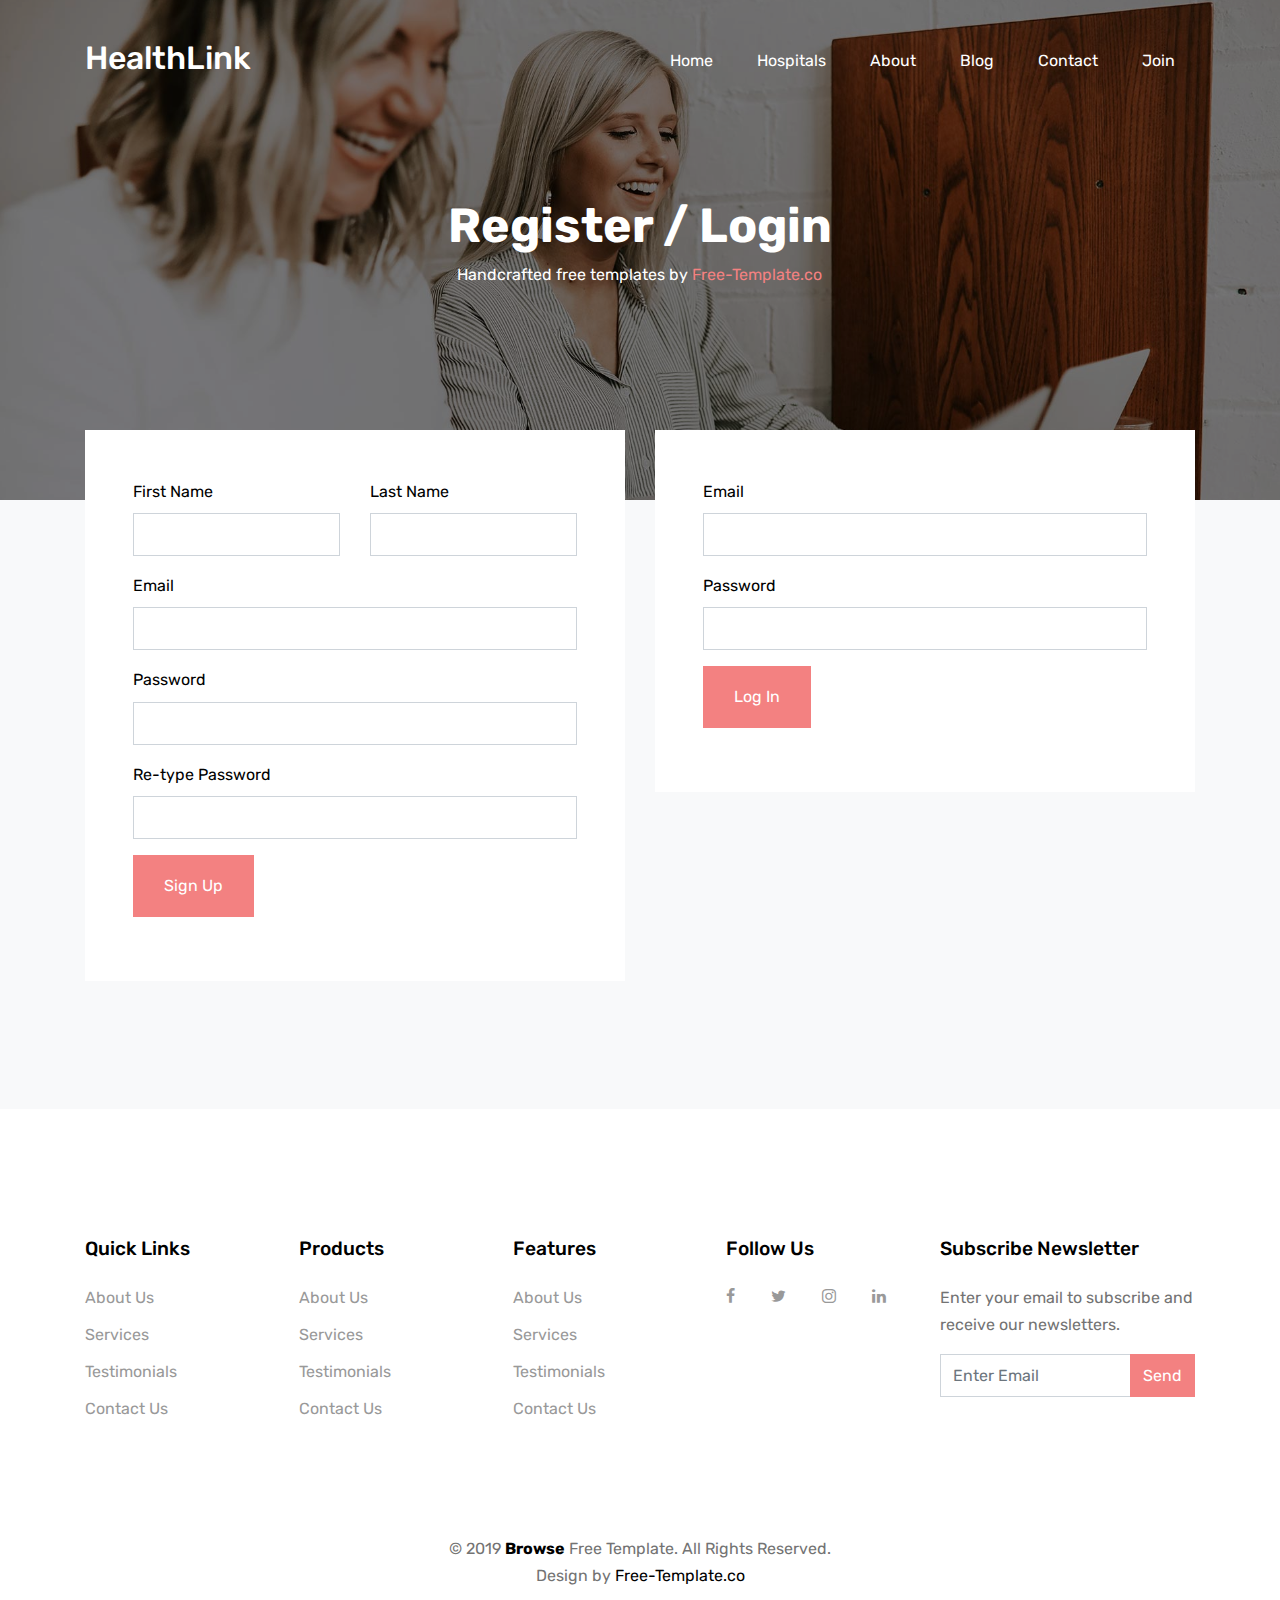
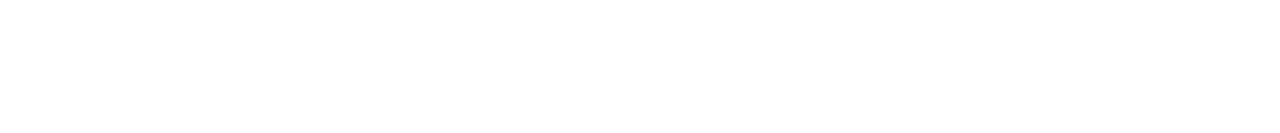
<file: healthlink Template/signup.html>
<!-- 
////////////////////////////////////////////////////////////////

Author: Free-Template.co
Author URL: http://free-template.co.
License: https://creativecommons.org/licenses/by/3.0/
License URL: https://creativecommons.org/licenses/by/3.0/
Site License URL: https://free-template.co/template-license/
  
Website:  https://free-template.co
Facebook: https://www.facebook.com/FreeDashTemplate.co
Twitter:  https://twitter.com/Free_Templateco
RSS Feed: https://feeds.feedburner.com/Free-templateco

////////////////////////////////////////////////////////////////
-->
<!DOCTYPE html>
<html lang="en">
  <head>
    <title>Browse &mdash; Free Website Template by Free-Template.co</title>
    <meta charset="utf-8">
    <meta name="viewport" content="width=device-width, initial-scale=1, shrink-to-fit=no">
    
    <meta name="description" content="" />
    <meta name="keywords" content="" />
    <meta name="author" content="Free-Template.co" />

    <link rel="shortcut icon" href="ftco-32x32.png">

    <link href="https://fonts.googleapis.com/css?family=Rubik:400,700" rel="stylesheet">

    <link rel="stylesheet" href="fonts/icomoon/style.css">

    <link rel="stylesheet" href="css/bootstrap.min.css">
    <link rel="stylesheet" href="css/magnific-popup.css">
    <link rel="stylesheet" href="css/jquery-ui.css">
    <link rel="stylesheet" href="css/owl.carousel.min.css">
    <link rel="stylesheet" href="css/owl.theme.default.min.css">

    <link rel="stylesheet" href="css/bootstrap-datepicker.css">

    <link rel="stylesheet" href="fonts/flaticon/font/flaticon.css">

    <link rel="stylesheet" href="css/aos.css">
    <link rel="stylesheet" href="css/rangeslider.css">

    <link rel="stylesheet" href="css/style.css">
    
  </head>
  <body>
  
  <div class="site-wrap">

    <div class="site-mobile-menu">
      <div class="site-mobile-menu-header">
        <div class="site-mobile-menu-close mt-3">
          <span class="icon-close2 js-menu-toggle"></span>
        </div>
      </div>
      <div class="site-mobile-menu-body"></div>
    </div>
    
    <header class="site-navbar" role="banner">

      <div class="container">
        <div class="row align-items-center">
          
          <div class="col-11 col-xl-2">
            <h1 class="mb-0 site-logo"><a href="index.html" class="text-white h2 mb-0">HealthLink</a></h1>
          </div>
          <div class="col-12 col-md-10 d-none d-xl-block">
            <nav class="site-navigation position-relative text-right" role="navigation">

              <ul class="site-menu js-clone-nav mr-auto d-none d-lg-block">
                <li><a href="index.html"><span>Home</span></a></li>
                <li><a href="hospitals.html"><span>Hospitals</span></a></li>
                <li><a href="about.html"><span>About</span></a></li>
                <li><a href="blog.html"><span>Blog</span></a></li>
                <li><a href="contact.html"><span>Contact</span></a></li>
                  <li><a href="signup.html"><span>Join</span></a></li>
              </ul>
            </nav>
          </div>


          <div class="d-inline-block d-xl-none ml-md-0 mr-auto py-3" style="position: relative; top: 3px;"><a href="#" class="site-menu-toggle js-menu-toggle text-white"><span class="icon-menu h3"></span></a></div>

          </div>

        </div>
        
    </header>

  

    <div class="site-blocks-cover inner-page-cover overlay" style="background-image: url(images/hero_1.jpg);" data-aos="fade" data-stellar-background-ratio="0.5">
      <div class="container">
        <div class="row align-items-center justify-content-center text-center">

          <div class="col-md-10" data-aos="fade-up" data-aos-delay="400">
            
            
            <div class="row justify-content-center">
              <div class="col-md-8 text-center">
                <h1>Register / Login</h1>
                <p data-aos="fade-up" data-aos-delay="100">Handcrafted free templates by <a href="https://free-template.co/" target="_blank">Free-Template.co</a></p>
              </div>
            </div>

            
          </div>
        </div>
      </div>
    </div>  

    <div class="site-section bg-light">
      <div class="container">
        <div class="row">
          <div class="col-md-6 mb-5">

            

            <form action="#" class="p-5 bg-white" style="margin-top: -150px;">
             

              <div class="row form-group">
                <div class="col-md-6 mb-3 mb-md-0">
                  <label class="text-black" for="fname">First Name</label>
                  <input type="text" id="fname" class="form-control">
                </div>
                <div class="col-md-6">
                  <label class="text-black" for="lname">Last Name</label>
                  <input type="text" id="lname" class="form-control">
                </div>
              </div>

              <div class="row form-group">
                
                <div class="col-md-12">
                  <label class="text-black" for="email">Email</label> 
                  <input type="email" id="email" class="form-control">
                </div>
              </div>

              <div class="row form-group">
                
                <div class="col-md-12">
                  <label class="text-black" for="pass1">Password</label> 
                  <input type="password" id="pass1" class="form-control">
                </div>
              </div>
              
              <div class="row form-group">
                
                <div class="col-md-12">
                  <label class="text-black" for="pass2">Re-type Password</label> 
                  <input type="password" id="pass2" class="form-control">
                </div>
              </div>
              

              <div class="row form-group">
                <div class="col-md-12">
                  <input type="submit" value="Sign Up" class="btn btn-primary btn-md text-white">
                </div>
              </div>

  
            </form>
          </div>
          <div class="col-md-6 mb-5">

            

            <form action="#" class="p-5 bg-white" style="margin-top: -150px;">
             

              

              <div class="row form-group">
                
                <div class="col-md-12">
                  <label class="text-black" for="email">Email</label> 
                  <input type="email" id="email2" class="form-control">
                </div>
              </div>

              <div class="row form-group">
                
                <div class="col-md-12">
                  <label class="text-black" for="pass1">Password</label> 
                  <input type="password" id="pass3" class="form-control">
                </div>
              </div>
              
              

              <div class="row form-group">
                <div class="col-md-12">
                  <input type="submit" value="Log In" class="btn btn-primary btn-md text-white">
                </div>
              </div>

  
            </form>
          </div>
        </div>
      </div>
    </div>
    
    <footer class="site-footer">
      <div class="container">
        <div class="row">
          <div class="col-md-9">
            <div class="row">
              <div class="col-md-6 mb-5 mb-lg-0 col-lg-3">
                <h2 class="footer-heading mb-4">Quick Links</h2>
                <ul class="list-unstyled">
                  <li><a href="#">About Us</a></li>
                  <li><a href="#">Services</a></li>
                  <li><a href="#">Testimonials</a></li>
                  <li><a href="#">Contact Us</a></li>
                </ul>
              </div>
              <div class="col-md-6 mb-5 mb-lg-0 col-lg-3">
                <h2 class="footer-heading mb-4">Products</h2>
                <ul class="list-unstyled">
                  <li><a href="#">About Us</a></li>
                  <li><a href="#">Services</a></li>
                  <li><a href="#">Testimonials</a></li>
                  <li><a href="#">Contact Us</a></li>
                </ul>
              </div>
              <div class="col-md-6 mb-5 mb-lg-0 col-lg-3">
                <h2 class="footer-heading mb-4">Features</h2>
                <ul class="list-unstyled">
                  <li><a href="#">About Us</a></li>
                  <li><a href="#">Services</a></li>
                  <li><a href="#">Testimonials</a></li>
                  <li><a href="#">Contact Us</a></li>
                </ul>
              </div>
              <div class="col-md-6 mb-5 mb-lg-0 col-lg-3">
                <h2 class="footer-heading mb-4">Follow Us</h2>
                <a href="#" class="pl-0 pr-3"><span class="icon-facebook"></span></a>
                <a href="#" class="pl-3 pr-3"><span class="icon-twitter"></span></a>
                <a href="#" class="pl-3 pr-3"><span class="icon-instagram"></span></a>
                <a href="#" class="pl-3 pr-3"><span class="icon-linkedin"></span></a>
              </div>
            </div>
          </div>
          <div class="col-lg-3">
            <h2 class="footer-heading mb-4">Subscribe Newsletter</h2>
            <p>Enter your email to subscribe and receive our newsletters.</p>
            <form action="#" method="post">
              <div class="input-group mb-3">
                <input type="text" class="form-control bg-transparent" placeholder="Enter Email" aria-label="Enter Email" aria-describedby="button-addon2">
                <div class="input-group-append">
                  <button class="btn btn-primary text-white" type="button" id="button-addon2">Send</button>
                </div>
              </div>
            </form>
          </div>
        </div>
        <div class="row pt-5 mt-5">
          <div class="col-12 text-md-center text-left">
            <p>
              <!-- Link back to Free-Template.co can't be removed. Template is licensed under CC BY 3.0. -->
          &copy; 2019 <strong class="text-black">Browse</strong> Free Template. All Rights Reserved. <br> Design by <a href="https://free-template.co/" target="_blank" class="text-black">Free-Template.co</a>
          </p>
          </div>
        </div>
      </div>
    </footer>
  </div>

  <script src="js/jquery-3.3.1.min.js"></script>
  <script src="js/jquery-migrate-3.0.1.min.js"></script>
  <script src="js/jquery-ui.js"></script>
  <script src="js/popper.min.js"></script>
  <script src="js/bootstrap.min.js"></script>
  <script src="js/owl.carousel.min.js"></script>
  <script src="js/jquery.stellar.min.js"></script>
  <script src="js/jquery.countdown.min.js"></script>
  <script src="js/jquery.magnific-popup.min.js"></script>
  <script src="js/bootstrap-datepicker.min.js"></script>
  <script src="js/aos.js"></script>
  <script src="js/rangeslider.min.js"></script>
  
  <script src="js/main.js"></script>
  
  </body>
</html>
</file>
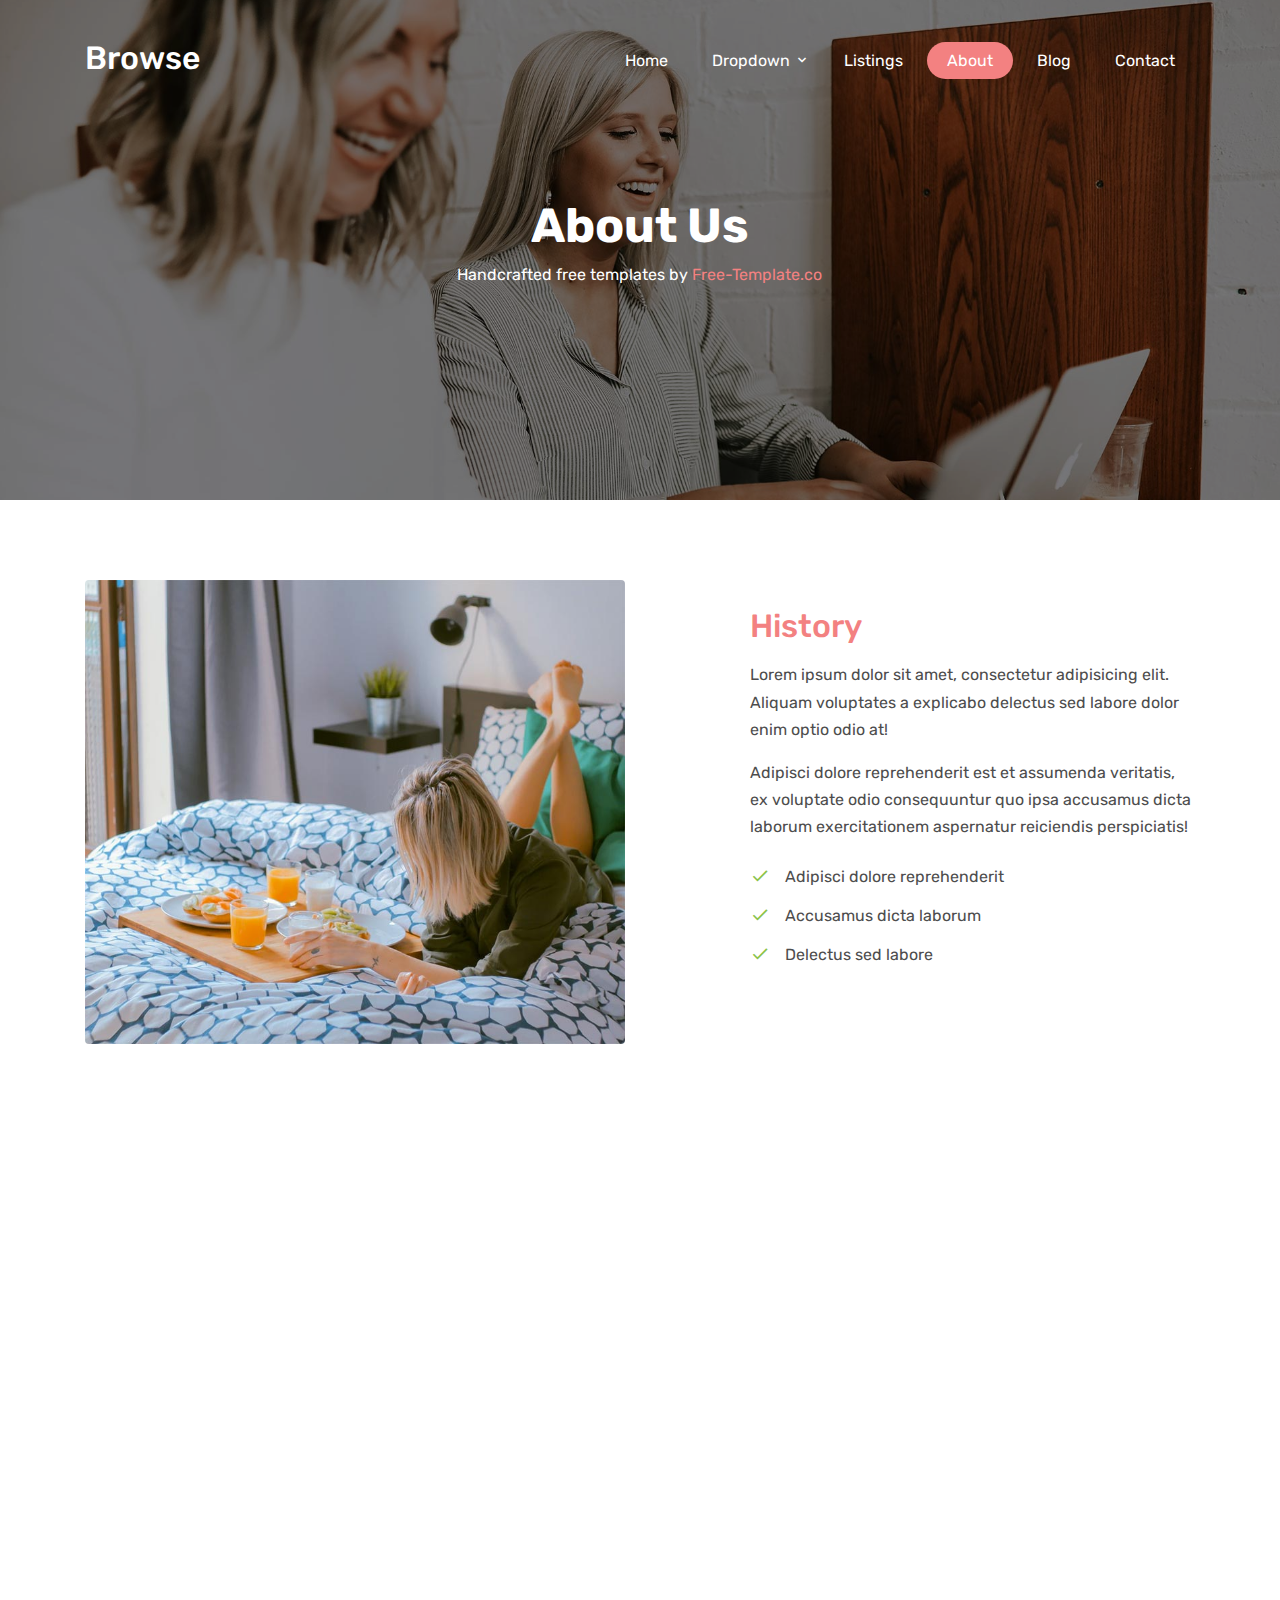
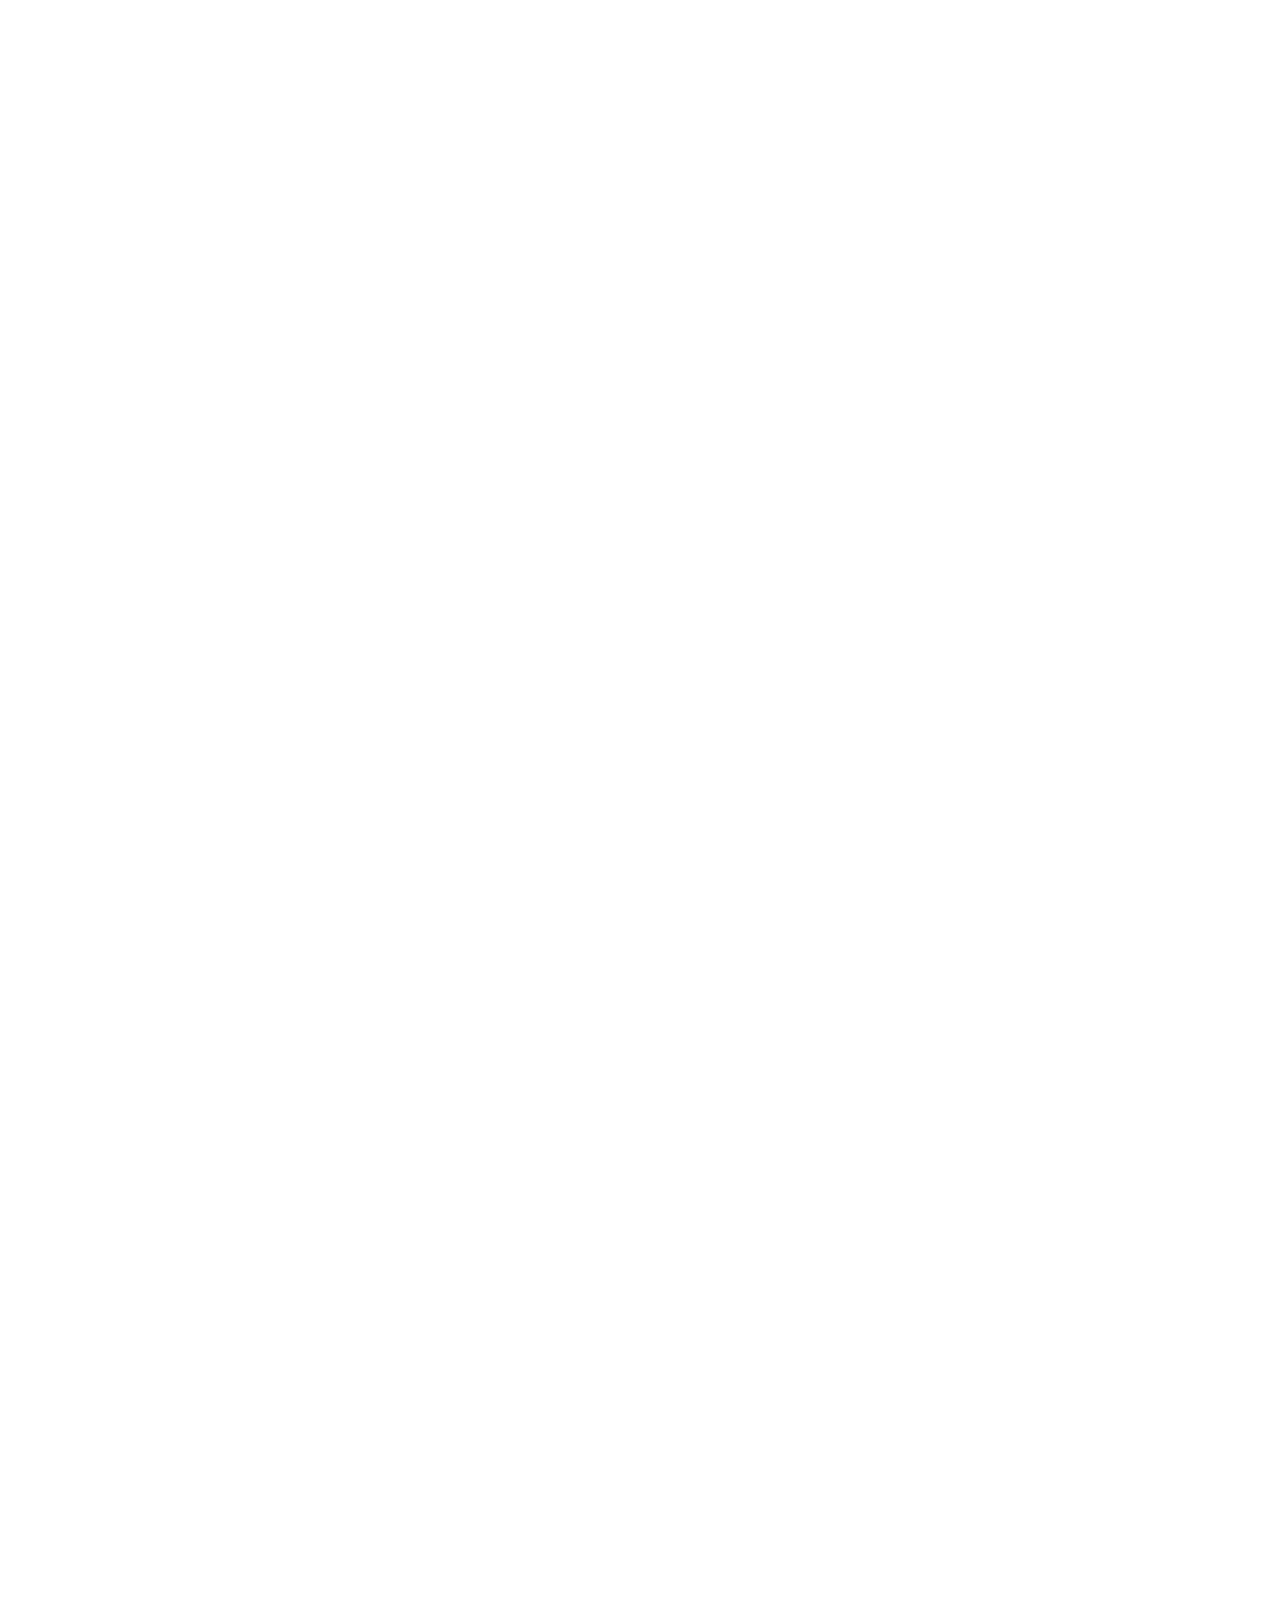
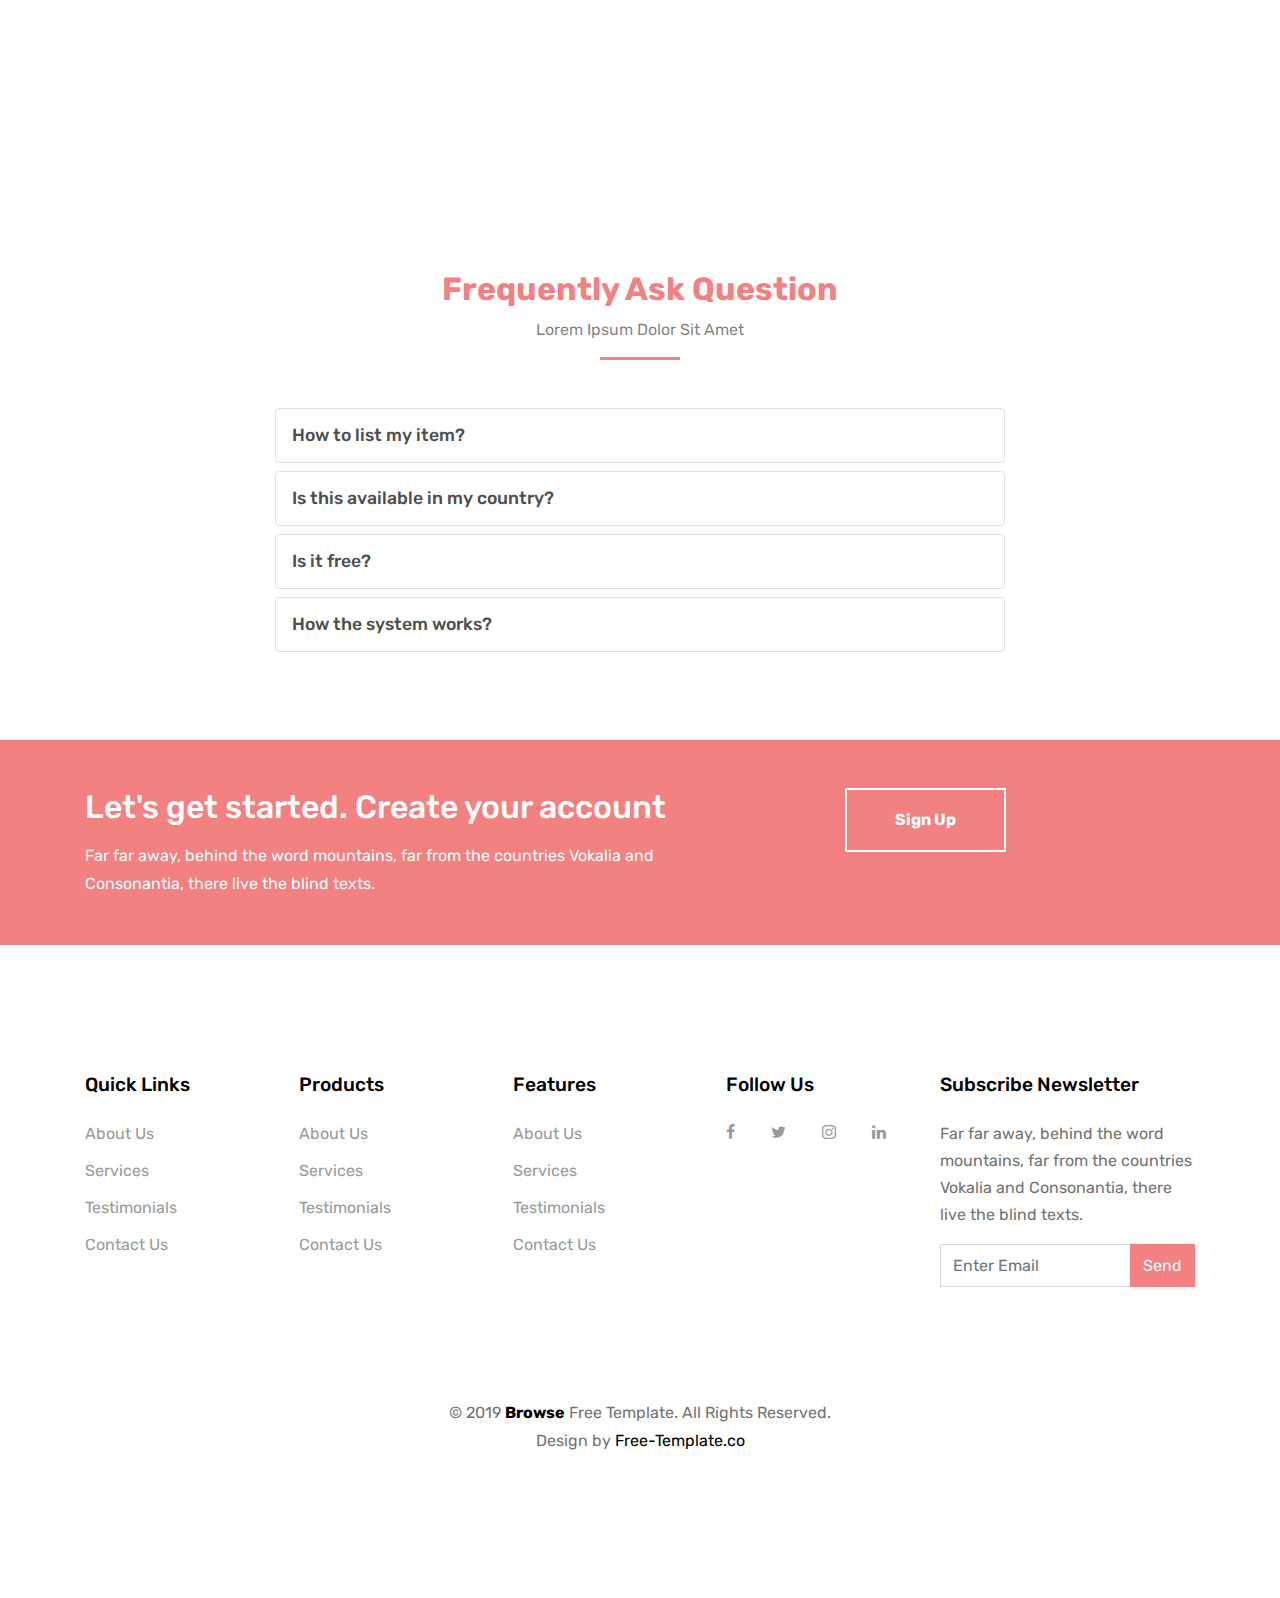
<file: browser-master/browser-master/about.html>
<!-- 
////////////////////////////////////////////////////////////////

Author: Free-Template.co
Author URL: http://free-template.co.
License: https://creativecommons.org/licenses/by/3.0/
License URL: https://creativecommons.org/licenses/by/3.0/
Site License URL: https://free-template.co/template-license/
  
Website:  https://free-template.co
Facebook: https://www.facebook.com/FreeDashTemplate.co
Twitter:  https://twitter.com/Free_Templateco
RSS Feed: https://feeds.feedburner.com/Free-templateco

////////////////////////////////////////////////////////////////
-->
<!DOCTYPE html>
<html lang="en">
  <head>
    <title>Browse &mdash; Free Website Template by Free-Template.co</title>
    <meta charset="utf-8">
    <meta name="viewport" content="width=device-width, initial-scale=1, shrink-to-fit=no">
    
    <meta name="description" content="" />
    <meta name="keywords" content="" />
    <meta name="author" content="Free-Template.co" />

    <link rel="shortcut icon" href="ftco-32x32.png">

    <link href="https://fonts.googleapis.com/css?family=Rubik:400,700" rel="stylesheet">

    <link rel="stylesheet" href="fonts/icomoon/style.css">

    <link rel="stylesheet" href="css/bootstrap.min.css">
    <link rel="stylesheet" href="css/magnific-popup.css">
    <link rel="stylesheet" href="css/jquery-ui.css">
    <link rel="stylesheet" href="css/owl.carousel.min.css">
    <link rel="stylesheet" href="css/owl.theme.default.min.css">

    <link rel="stylesheet" href="css/bootstrap-datepicker.css">

    <link rel="stylesheet" href="fonts/flaticon/font/flaticon.css">

    <link rel="stylesheet" href="css/aos.css">
    <link rel="stylesheet" href="css/rangeslider.css">

    <link rel="stylesheet" href="css/style.css">
    
  </head>
  <body>
  
  <div class="site-wrap">

    <div class="site-mobile-menu">
      <div class="site-mobile-menu-header">
        <div class="site-mobile-menu-close mt-3">
          <span class="icon-close2 js-menu-toggle"></span>
        </div>
      </div>
      <div class="site-mobile-menu-body"></div>
    </div>
    
    <header class="site-navbar" role="banner">

      <div class="container">
        <div class="row align-items-center">
          
          <div class="col-11 col-xl-2">
            <h1 class="mb-0 site-logo"><a href="index.html" class="text-white h2 mb-0">Browse</a></h1>
          </div>
          <div class="col-12 col-md-10 d-none d-xl-block">
            <nav class="site-navigation position-relative text-right" role="navigation">

              <ul class="site-menu js-clone-nav mr-auto d-none d-lg-block">
                <li><a href="index.html"><span>Home</span></a></li>
                <li class="has-children">
                  <a href="about.html"><span>Dropdown</span></a>
                  <ul class="dropdown arrow-top">
                    <li><a href="#">Menu One</a></li>
                    <li><a href="#">Menu Two</a></li>
                    <li><a href="#">Menu Three</a></li>
                    <li class="has-children">
                      <a href="#">Dropdown</a>
                      <ul class="dropdown">
                        <li><a href="#">Menu One</a></li>
                        <li><a href="#">Menu Two</a></li>
                        <li><a href="#">Menu Three</a></li>
                        <li><a href="#">Menu Four</a></li>
                      </ul>
                    </li>
                  </ul>
                </li>
                <li><a href="listings.html"><span>Listings</span></a></li>
                <li class="active"><a href="about.html"><span>About</span></a></li>
                <li><a href="blog.html"><span>Blog</span></a></li>
                <li><a href="contact.html"><span>Contact</span></a></li>
              </ul>
            </nav>
          </div>


          <div class="d-inline-block d-xl-none ml-md-0 mr-auto py-3" style="position: relative; top: 3px;"><a href="#" class="site-menu-toggle js-menu-toggle text-white"><span class="icon-menu h3"></span></a></div>

          </div>

        </div>
      </div>
      
    </header>

  

    <div class="site-blocks-cover inner-page-cover overlay" style="background-image: url(images/hero_1.jpg);" data-aos="fade" data-stellar-background-ratio="0.5">
      <div class="container">
        <div class="row align-items-center justify-content-center text-center">

          <div class="col-md-10" data-aos="fade-up" data-aos-delay="400">
            
            
            <div class="row justify-content-center">
              <div class="col-md-8 text-center">
                <h1>About Us</h1>
                <p data-aos="fade-up" data-aos-delay="100">Handcrafted free templates by <a href="https://free-template.co/" target="_blank">Free-Template.co</a></p>
              </div>
            </div>

            
          </div>
        </div>
      </div>
    </div>  

    <div class="site-section">
      <div class="container">
        <div class="row align-items-center">
          <div class="col-md-6">
            <img src="images/img_1.jpg" alt="Free website template by Free-Template.co" class="img-fluid rounded">
          </div>
          <div class="col-md-5 ml-auto">
            <h2 class="text-primary mb-3">History</h2>
            <p>Lorem ipsum dolor sit amet, consectetur adipisicing elit. Aliquam voluptates a explicabo delectus sed labore dolor enim optio odio at!</p>
            <p class="mb-4">Adipisci dolore reprehenderit est et assumenda veritatis, ex voluptate odio consequuntur quo ipsa accusamus dicta laborum exercitationem aspernatur reiciendis perspiciatis!</p>

            <ul class="ul-check list-unstyled success">
              <li>Adipisci dolore reprehenderit</li>
              <li>Accusamus dicta laborum</li>
              <li>Delectus sed labore</li>
            </ul>
          </div>
        </div>
      </div>
    </div>
    
    
    

    <div class="site-section "  data-aos="fade">
      <div class="container">
        <div class="row mb-5">
          <div class="col-md-8" >
            <h3>Far far away, behind the word mountains, far from the countries Vokalia and Consonantia, there live the blind texts.</h3>
          </div>
        </div>
        <div class="row mb-3">
          <div class="col-md-4 mx-auto">
            <h3>Who We Are</h3>
          </div>
        </div>
        <div class="row mb-5">
          <div class="col-md-4 ml-auto">
            <p>Far far away, behind the word mountains, far from the countries Vokalia and Consonantia, there live the blind texts. Separated they live in Bookmarksgrove right at the coast of the Semantics, a large language ocean.</p>
          </div>
          <div class="col-md-4">
            <p>A small river named Duden flows by their place and supplies it with the necessary regelialia. It is a paradisematic country, in which roasted parts of sentences fly into your mouth.</p>
          </div>
        </div>

        <div class="row mb-5">
          <div class="col-md-4 text-left border-primary">
            <h2 class="font-weight-light text-primary">Our Team</h2>
            <p class="color-black-opacity-5">Separated they live in Bookmarksgrove right at the coast of the Semantics, a large language ocean.</p>
          </div>
        </div>
        <div class="row">
          <div class="col-md-6 col-lg-6 mb-4 mb-lg-5">
            <img src="images/person_1.jpg" alt="Free website template by Free-Template.co" class="img-fluid mb-3">
            <h3 class="h4">Susan Horton</h3>
            <p class="caption text-primary">Founder</p>
            <p>Far far away, behind the word mountains, far from the countries Vokalia and Consonantia, there live the blind texts. Separated they live in Bookmarksgrove right at the coast of the Semantics, a large language ocean.</p>
          </div>
          <div class="col-md-6 col-lg-6 mb-4 mb-lg-5 mt-md-5">
            <img src="images/person_2.jpg" alt="Free website template by Free-Template.co" class="img-fluid mb-3">
            <h3 class="h4">Jonathan Kennedy</h3>
            <p class="caption text-primary">Founder</p>
            <p>A small river named Duden flows by their place and supplies it with the necessary regelialia. It is a paradisematic country, in which roasted parts of sentences fly into your mouth.</p>
          </div>
          <div class="col-md-6 col-lg-6 mb-4 mb-lg-5">
            <img src="images/person_3.jpg" alt="Free website template by Free-Template.co" class="img-fluid mb-3">
            <h3 class="h4">Gordon Meyer</h3>
            <p class="caption text-primary">Lead Developer</p>
          </div>
          <div class="col-md-6 col-lg-6 mb-4 mb-lg-5 mt-md-5">
            <img src="images/person_4.jpg" alt="Free website template by Free-Template.co" class="img-fluid mb-3">
            <h3 class="h4">Doug Hale Kennedy</h3>
            <p class="caption text-primary">ProjectManager</p>
          </div>
        </div>

      </div>
    </div>

    
    
    <div class="site-section">
      <div class="container">
        <div class="row justify-content-center mb-5">
          <div class="col-md-7 text-center border-primary">
            <h2 class="font-weight-light text-primary">Frequently Ask Question</h2>
            <p class="color-black-opacity-5">Lorem Ipsum Dolor Sit Amet</p>
          </div>
        </div>


        <div class="row justify-content-center">
          <div class="col-8">
            <div class="border p-3 rounded mb-2">
              <a data-toggle="collapse" href="#collapse-1" role="button" aria-expanded="false" aria-controls="collapse-1" class="accordion-item h5 d-block mb-0">How to list my item?</a>

              <div class="collapse" id="collapse-1">
                <div class="pt-2">
                  <p class="mb-0">Lorem ipsum dolor sit amet, consectetur adipisicing elit. Corrupti esse voluptates deleniti, ratione, suscipit quam cumque beatae, enim mollitia voluptatum velit excepturi possimus odio dolore molestiae officiis aspernatur provident praesentium.</p>
                </div>
              </div>
            </div>

            <div class="border p-3 rounded mb-2">
              <a data-toggle="collapse" href="#collapse-4" role="button" aria-expanded="false" aria-controls="collapse-4" class="accordion-item h5 d-block mb-0">Is this available in my country?</a>

              <div class="collapse" id="collapse-4">
                <div class="pt-2">
                  <p class="mb-0">Lorem ipsum dolor sit amet, consectetur adipisicing elit. Corrupti esse voluptates deleniti, ratione, suscipit quam cumque beatae, enim mollitia voluptatum velit excepturi possimus odio dolore molestiae officiis aspernatur provident praesentium.</p>
                </div>
              </div>
            </div>

            <div class="border p-3 rounded mb-2">
              <a data-toggle="collapse" href="#collapse-2" role="button" aria-expanded="false" aria-controls="collapse-2" class="accordion-item h5 d-block mb-0">Is it free?</a>

              <div class="collapse" id="collapse-2">
                <div class="pt-2">
                  <p class="mb-0">Lorem ipsum dolor sit amet, consectetur adipisicing elit. Corrupti esse voluptates deleniti, ratione, suscipit quam cumque beatae, enim mollitia voluptatum velit excepturi possimus odio dolore molestiae officiis aspernatur provident praesentium.</p>
                </div>
              </div>
            </div>

            <div class="border p-3 rounded mb-2">
              <a data-toggle="collapse" href="#collapse-3" role="button" aria-expanded="false" aria-controls="collapse-3" class="accordion-item h5 d-block mb-0">How the system works?</a>

              <div class="collapse" id="collapse-3">
                <div class="pt-2">
                  <p class="mb-0">Lorem ipsum dolor sit amet, consectetur adipisicing elit. Corrupti esse voluptates deleniti, ratione, suscipit quam cumque beatae, enim mollitia voluptatum velit excepturi possimus odio dolore molestiae officiis aspernatur provident praesentium.</p>
                </div>
              </div>
            </div>
          </div>
          
        </div>
        
      </div>
    </div>

    
    <div class="py-5 bg-primary">
      <div class="container">
        <div class="row">
          <div class="col-lg-7 mr-auto mb-4 mb-lg-0">
            <h2 class="mb-3 mt-0 text-white">Let's get started. Create your account</h2>
            <p class="mb-0 text-white">Far far away, behind the word mountains, far from the countries Vokalia and Consonantia, there live the blind texts.</p>
          </div>
          <div class="col-lg-4">
            <p class="mb-0"><a href="signup.html" class="btn btn-outline-white text-white btn-md px-5 font-weight-bold btn-md-block">Sign Up</a></p>
          </div>
        </div>
      </div>
    </div>
    
    <footer class="site-footer">
      <div class="container">
        <div class="row">
          <div class="col-md-9">
            <div class="row">
              <div class="col-md-6 mb-5 mb-lg-0 col-lg-3">
                <h2 class="footer-heading mb-4">Quick Links</h2>
                <ul class="list-unstyled">
                  <li><a href="#">About Us</a></li>
                  <li><a href="#">Services</a></li>
                  <li><a href="#">Testimonials</a></li>
                  <li><a href="#">Contact Us</a></li>
                </ul>
              </div>
              <div class="col-md-6 mb-5 mb-lg-0 col-lg-3">
                <h2 class="footer-heading mb-4">Products</h2>
                <ul class="list-unstyled">
                  <li><a href="#">About Us</a></li>
                  <li><a href="#">Services</a></li>
                  <li><a href="#">Testimonials</a></li>
                  <li><a href="#">Contact Us</a></li>
                </ul>
              </div>
              <div class="col-md-6 mb-5 mb-lg-0 col-lg-3">
                <h2 class="footer-heading mb-4">Features</h2>
                <ul class="list-unstyled">
                  <li><a href="#">About Us</a></li>
                  <li><a href="#">Services</a></li>
                  <li><a href="#">Testimonials</a></li>
                  <li><a href="#">Contact Us</a></li>
                </ul>
              </div>
              <div class="col-md-6 mb-5 mb-lg-0 col-lg-3">
                <h2 class="footer-heading mb-4">Follow Us</h2>
                <a href="#" class="pl-0 pr-3"><span class="icon-facebook"></span></a>
                <a href="#" class="pl-3 pr-3"><span class="icon-twitter"></span></a>
                <a href="#" class="pl-3 pr-3"><span class="icon-instagram"></span></a>
                <a href="#" class="pl-3 pr-3"><span class="icon-linkedin"></span></a>
              </div>
            </div>
          </div>
          <div class="col-lg-3">
            <h2 class="footer-heading mb-4">Subscribe Newsletter</h2>
            <p>Far far away, behind the word mountains, far from the countries Vokalia and Consonantia, there live the blind texts.</p>
            <form action="#" method="post">
              <div class="input-group mb-3">
                <input type="text" class="form-control bg-transparent" placeholder="Enter Email" aria-label="Enter Email" aria-describedby="button-addon2">
                <div class="input-group-append">
                  <button class="btn btn-primary text-white" type="button" id="button-addon2">Send</button>
                </div>
              </div>
            </form>
          </div>
        </div>
        <div class="row pt-5 mt-5">
          <div class="col-12 text-md-center text-left">
            <p>
              <!-- Link back to Free-Template.co can't be removed. Template is licensed under CC BY 3.0. -->
          &copy; 2019 <strong class="text-black">Browse</strong> Free Template. All Rights Reserved. <br> Design by <a href="https://free-template.co/" target="_blank" class="text-black">Free-Template.co</a>
          </p>
          </div>
        </div>
      </div>
    </footer>
  </div>

  <script src="js/jquery-3.3.1.min.js"></script>
  <script src="js/jquery-migrate-3.0.1.min.js"></script>
  <script src="js/jquery-ui.js"></script>
  <script src="js/popper.min.js"></script>
  <script src="js/bootstrap.min.js"></script>
  <script src="js/owl.carousel.min.js"></script>
  <script src="js/jquery.stellar.min.js"></script>
  <script src="js/jquery.countdown.min.js"></script>
  <script src="js/jquery.magnific-popup.min.js"></script>
  <script src="js/bootstrap-datepicker.min.js"></script>
  <script src="js/aos.js"></script>
  <script src="js/rangeslider.min.js"></script>
  
  <script src="js/main.js"></script>
  
  </body>
</html>
</file>
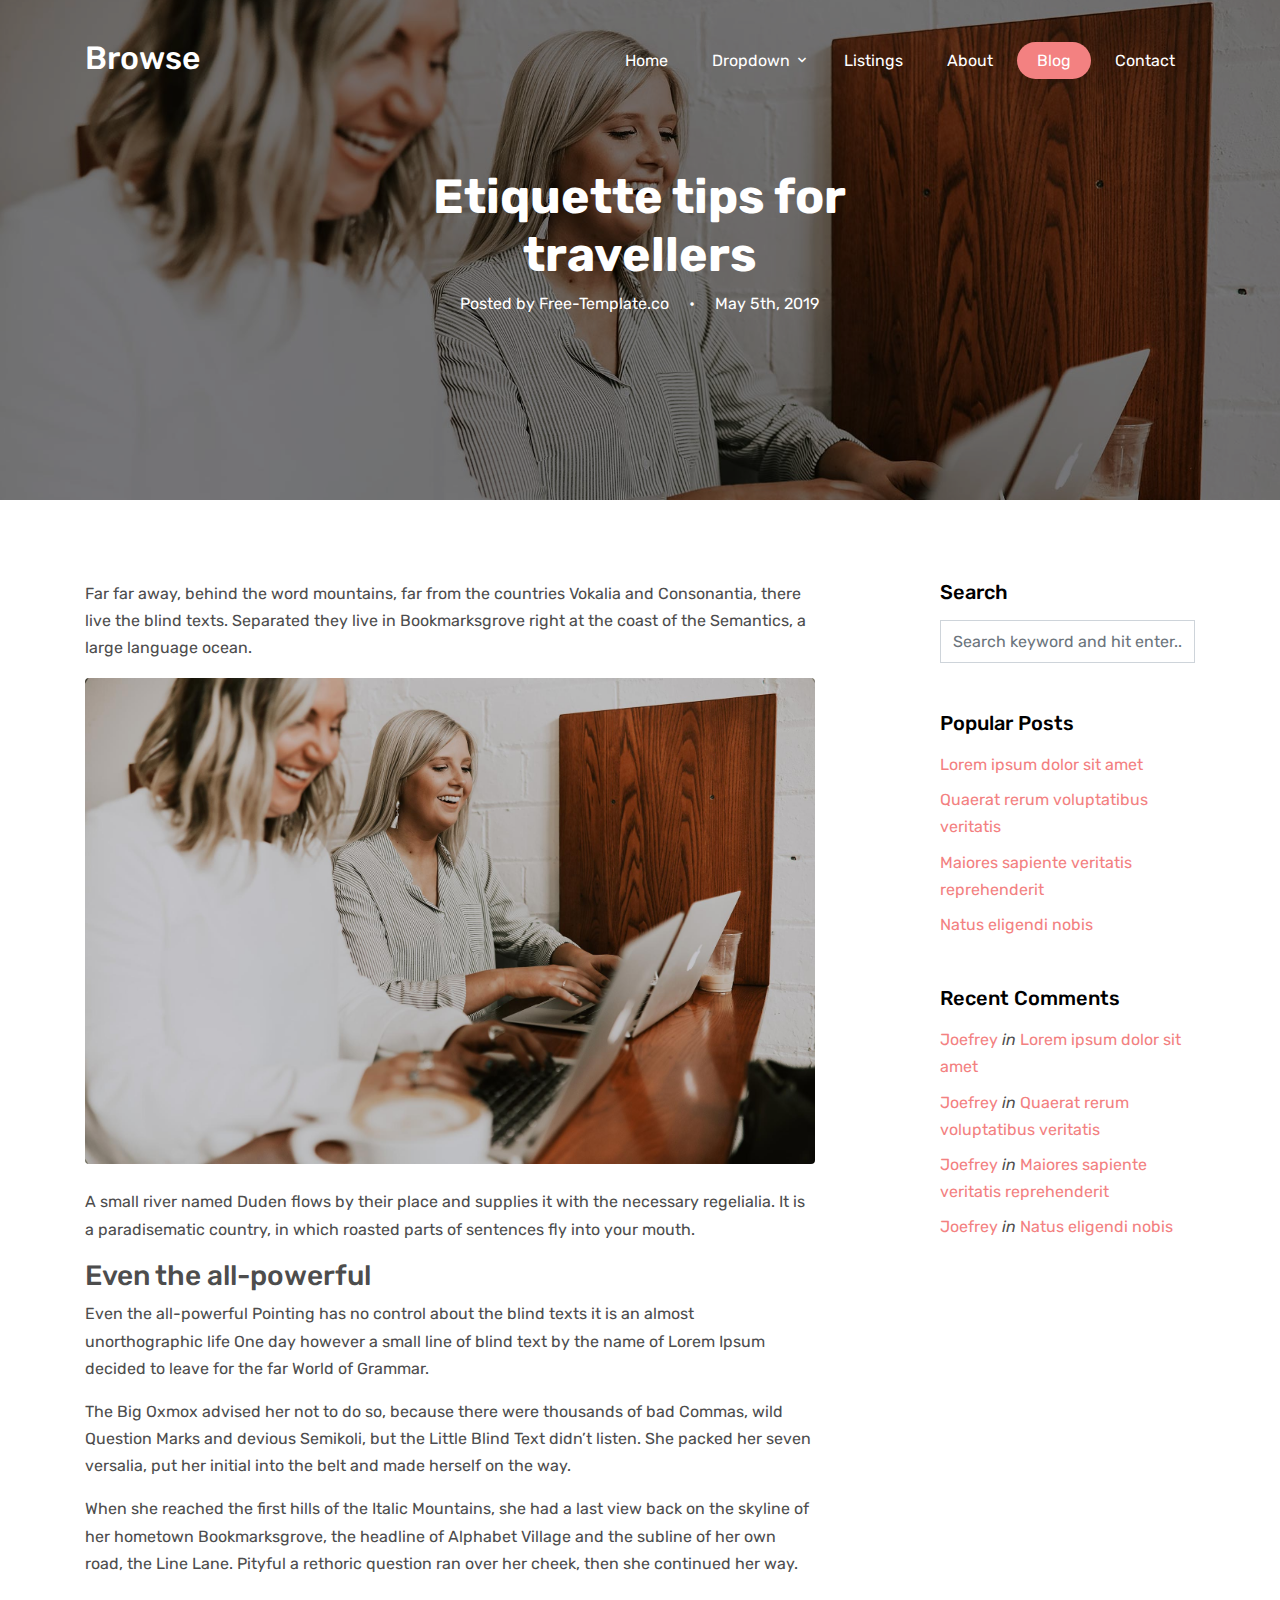
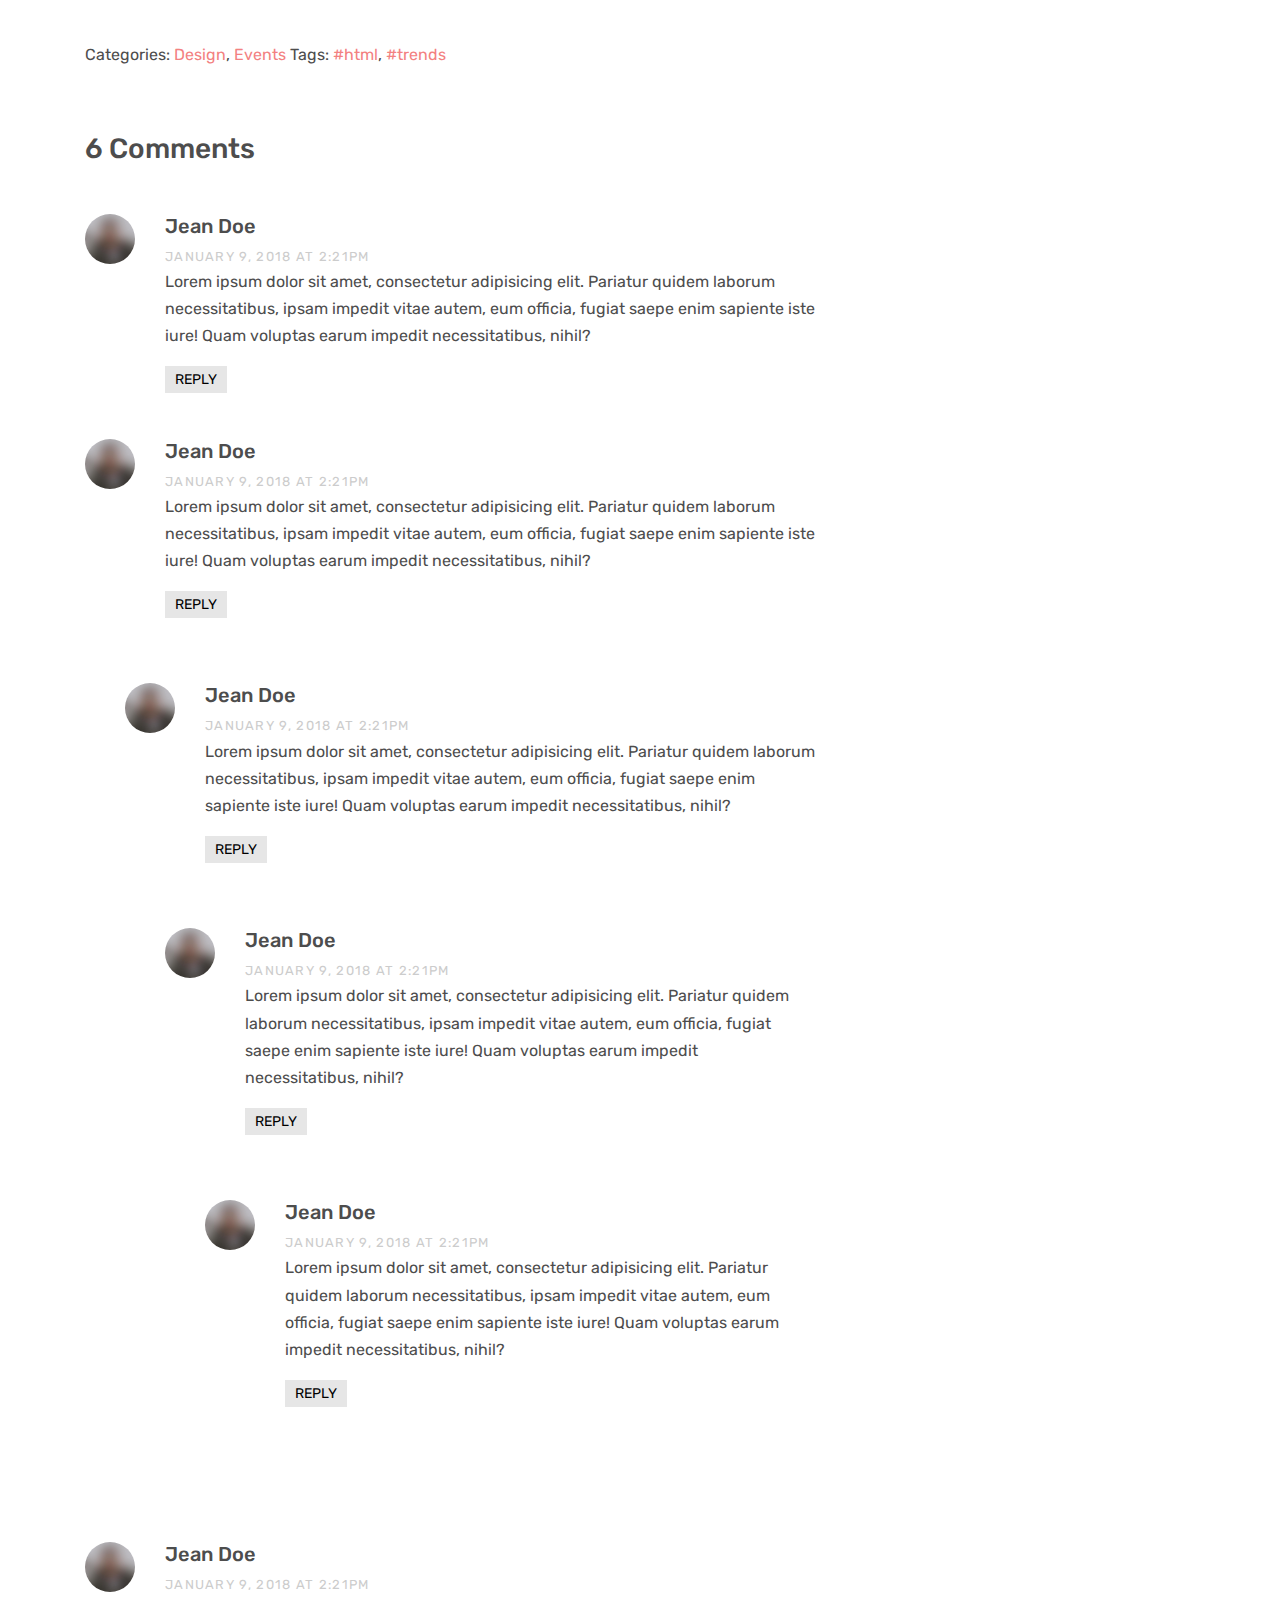
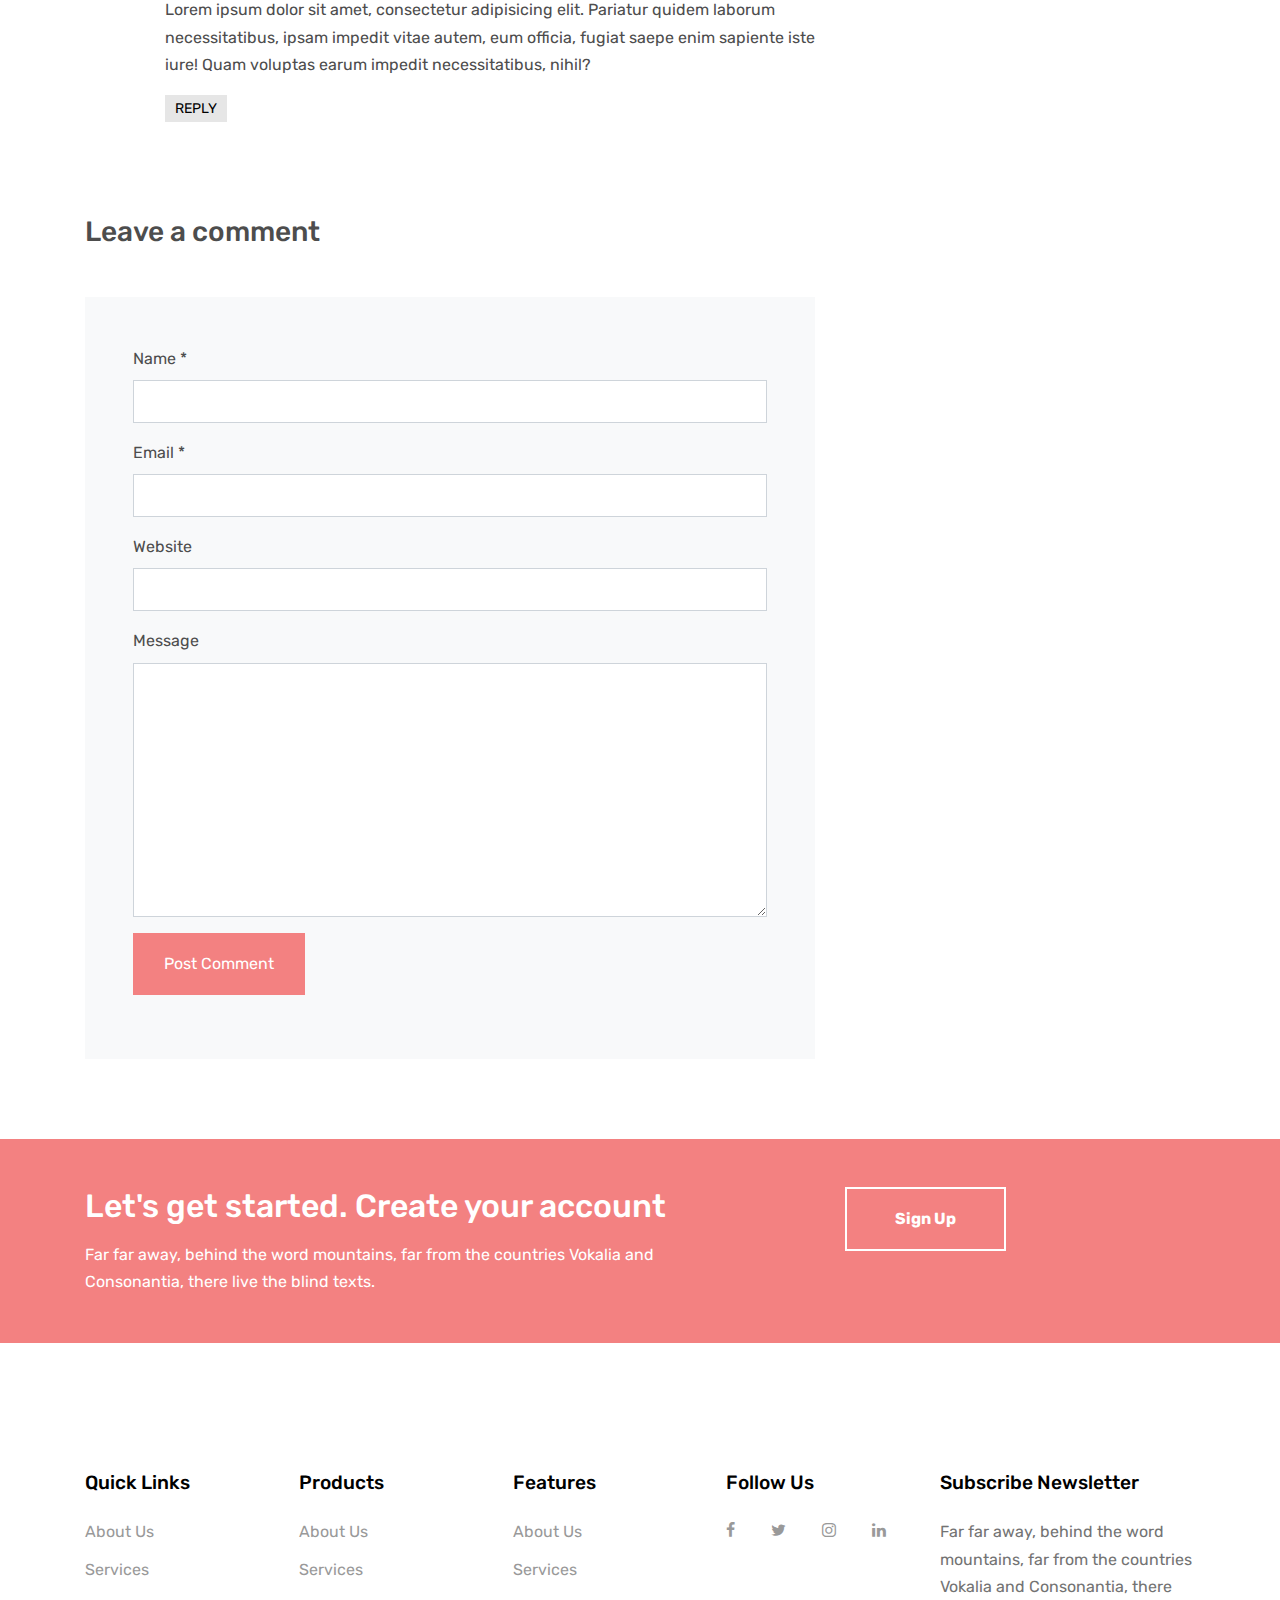
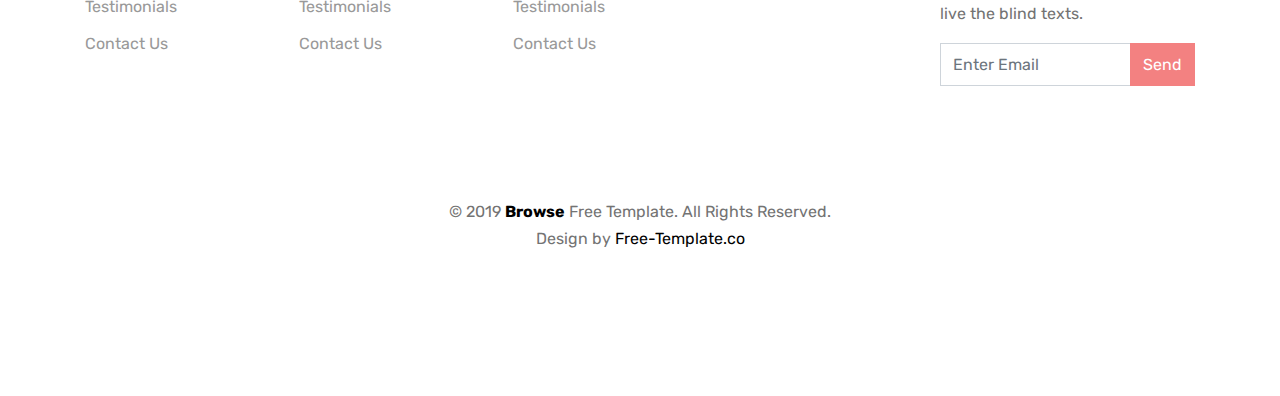
<file: browser-master/browser-master/blog-single.html>
<!-- 
////////////////////////////////////////////////////////////////

Author: Free-Template.co
Author URL: http://free-template.co.
License: https://creativecommons.org/licenses/by/3.0/
License URL: https://creativecommons.org/licenses/by/3.0/
Site License URL: https://free-template.co/template-license/
  
Website:  https://free-template.co
Facebook: https://www.facebook.com/FreeDashTemplate.co
Twitter:  https://twitter.com/Free_Templateco
RSS Feed: https://feeds.feedburner.com/Free-templateco

////////////////////////////////////////////////////////////////
-->
<!DOCTYPE html>
<html lang="en">
  <head>
    <title>Browse &mdash; Free Website Template by Free-Template.co</title>
    <meta charset="utf-8">
    <meta name="viewport" content="width=device-width, initial-scale=1, shrink-to-fit=no">
    
    <meta name="description" content="" />
    <meta name="keywords" content="" />
    <meta name="author" content="Free-Template.co" />

    <link rel="shortcut icon" href="ftco-32x32.png">

    <link href="https://fonts.googleapis.com/css?family=Rubik:400,700" rel="stylesheet">

    <link rel="stylesheet" href="fonts/icomoon/style.css">

    <link rel="stylesheet" href="css/bootstrap.min.css">
    <link rel="stylesheet" href="css/magnific-popup.css">
    <link rel="stylesheet" href="css/jquery-ui.css">
    <link rel="stylesheet" href="css/owl.carousel.min.css">
    <link rel="stylesheet" href="css/owl.theme.default.min.css">

    <link rel="stylesheet" href="css/bootstrap-datepicker.css">

    <link rel="stylesheet" href="fonts/flaticon/font/flaticon.css">

    <link rel="stylesheet" href="css/aos.css">
    <link rel="stylesheet" href="css/rangeslider.css">

    <link rel="stylesheet" href="css/style.css">
    
  </head>
  <body>
  
  <div class="site-wrap">

    <div class="site-mobile-menu">
      <div class="site-mobile-menu-header">
        <div class="site-mobile-menu-close mt-3">
          <span class="icon-close2 js-menu-toggle"></span>
        </div>
      </div>
      <div class="site-mobile-menu-body"></div>
    </div>
    
    <header class="site-navbar" role="banner">

      <div class="container">
        <div class="row align-items-center">
          
          <div class="col-11 col-xl-2">
            <h1 class="mb-0 site-logo"><a href="index.html" class="text-white h2 mb-0">Browse</a></h1>
          </div>
          <div class="col-12 col-md-10 d-none d-xl-block">
            <nav class="site-navigation position-relative text-right" role="navigation">

              <ul class="site-menu js-clone-nav mr-auto d-none d-lg-block">
                <li><a href="index.html"><span>Home</span></a></li>
                <li class="has-children">
                  <a href="about.html"><span>Dropdown</span></a>
                  <ul class="dropdown arrow-top">
                    <li><a href="#">Menu One</a></li>
                    <li><a href="#">Menu Two</a></li>
                    <li><a href="#">Menu Three</a></li>
                    <li class="has-children">
                      <a href="#">Dropdown</a>
                      <ul class="dropdown">
                        <li><a href="#">Menu One</a></li>
                        <li><a href="#">Menu Two</a></li>
                        <li><a href="#">Menu Three</a></li>
                        <li><a href="#">Menu Four</a></li>
                      </ul>
                    </li>
                  </ul>
                </li>
                <li><a href="listings.html"><span>Listings</span></a></li>
                <li><a href="about.html"><span>About</span></a></li>
                <li class="active"><a href="blog.html"><span>Blog</span></a></li>
                <li><a href="contact.html"><span>Contact</span></a></li>
              </ul>
            </nav>
          </div>


          <div class="d-inline-block d-xl-none ml-md-0 mr-auto py-3" style="position: relative; top: 3px;"><a href="#" class="site-menu-toggle js-menu-toggle text-white"><span class="icon-menu h3"></span></a></div>

          </div>

        </div>
      </div>
      
    </header>

  

    <div class="site-blocks-cover inner-page-cover overlay" style="background-image: url(images/hero_1.jpg);" data-aos="fade" data-stellar-background-ratio="0.5">
      <div class="container">
        <div class="row align-items-center justify-content-center text-center">

          <div class="col-md-10" data-aos="fade-up" data-aos-delay="400">
            
            
            <div class="row justify-content-center">
              <div class="col-md-8 text-center">
                <h1>Etiquette tips for travellers</h1>
                <p data-aos="fade-up" data-aos-delay="100">Posted by Free-Template.co <span class="mx-3">&bullet;</span> May 5th, 2019</p>
              </div>
            </div>

            
          </div>
        </div>
      </div>
    </div>  

    <div class="site-section">
      <div class="container">
        <div class="row">

          <div class="col-md-8">

            <p>Far far away, behind the word mountains, far from the countries Vokalia and Consonantia, there live the blind texts. Separated they live in Bookmarksgrove right at the coast of the Semantics, a large language ocean.</p>


            <p class="mb-4"><img src="images/hero_1.jpg" alt="Free website template by Free-Template.co" class="img-fluid rounded"></p>
            <p>A small river named Duden flows by their place and supplies it with the necessary regelialia. It is a paradisematic country, in which roasted parts of sentences fly into your mouth.</p>

            <h3>Even the all-powerful</h3>
            <p>Even the all-powerful Pointing has no control about the blind texts it is an almost unorthographic life One day however a small line of blind text by the name of Lorem Ipsum decided to leave for the far World of Grammar.</p>

            <p>The Big Oxmox advised her not to do so, because there were thousands of bad Commas, wild Question Marks and devious Semikoli, but the Little Blind Text didn’t listen. She packed her seven versalia, put her initial into the belt and made herself on the way.</p>

            <p>When she reached the first hills of the Italic Mountains, she had a last view back on the skyline of her hometown Bookmarksgrove, the headline of Alphabet Village and the subline of her own road, the Line Lane. Pityful a rethoric question ran over her cheek, then she continued her way.</p>

            <div class="pt-5">
              <p>Categories:  <a href="#">Design</a>, <a href="#">Events</a>  Tags: <a href="#">#html</a>, <a href="#">#trends</a></p>
            </div>


            <div class="pt-5">
              <h3 class="mb-5">6 Comments</h3>
              <ul class="comment-list">
                <li class="comment">
                  <div class="vcard bio">
                    <img src="images/comment_vcard.jpg" alt="Free Website Template by Free-Template.co">
                  </div>
                  <div class="comment-body">
                    <h3>Jean Doe</h3>
                    <div class="meta">January 9, 2018 at 2:21pm</div>
                    <p>Lorem ipsum dolor sit amet, consectetur adipisicing elit. Pariatur quidem laborum necessitatibus, ipsam impedit vitae autem, eum officia, fugiat saepe enim sapiente iste iure! Quam voluptas earum impedit necessitatibus, nihil?</p>
                    <p><a href="#" class="reply">Reply</a></p>
                  </div>
                </li>

                <li class="comment">
                  <div class="vcard bio">
                    <img src="images/comment_vcard.jpg" alt="Image placeholder">
                  </div>
                  <div class="comment-body">
                    <h3>Jean Doe</h3>
                    <div class="meta">January 9, 2018 at 2:21pm</div>
                    <p>Lorem ipsum dolor sit amet, consectetur adipisicing elit. Pariatur quidem laborum necessitatibus, ipsam impedit vitae autem, eum officia, fugiat saepe enim sapiente iste iure! Quam voluptas earum impedit necessitatibus, nihil?</p>
                    <p><a href="#" class="reply">Reply</a></p>
                  </div>

                  <ul class="children">
                    <li class="comment">
                      <div class="vcard bio">
                        <img src="images/comment_vcard.jpg" alt="Image placeholder">
                      </div>
                      <div class="comment-body">
                        <h3>Jean Doe</h3>
                        <div class="meta">January 9, 2018 at 2:21pm</div>
                        <p>Lorem ipsum dolor sit amet, consectetur adipisicing elit. Pariatur quidem laborum necessitatibus, ipsam impedit vitae autem, eum officia, fugiat saepe enim sapiente iste iure! Quam voluptas earum impedit necessitatibus, nihil?</p>
                        <p><a href="#" class="reply">Reply</a></p>
                      </div>


                      <ul class="children">
                        <li class="comment">
                          <div class="vcard bio">
                            <img src="images/comment_vcard.jpg" alt="Image placeholder">
                          </div>
                          <div class="comment-body">
                            <h3>Jean Doe</h3>
                            <div class="meta">January 9, 2018 at 2:21pm</div>
                            <p>Lorem ipsum dolor sit amet, consectetur adipisicing elit. Pariatur quidem laborum necessitatibus, ipsam impedit vitae autem, eum officia, fugiat saepe enim sapiente iste iure! Quam voluptas earum impedit necessitatibus, nihil?</p>
                            <p><a href="#" class="reply">Reply</a></p>
                          </div>

                            <ul class="children">
                              <li class="comment">
                                <div class="vcard bio">
                                  <img src="images/comment_vcard.jpg" alt="Image placeholder">
                                </div>
                                <div class="comment-body">
                                  <h3>Jean Doe</h3>
                                  <div class="meta">January 9, 2018 at 2:21pm</div>
                                  <p>Lorem ipsum dolor sit amet, consectetur adipisicing elit. Pariatur quidem laborum necessitatibus, ipsam impedit vitae autem, eum officia, fugiat saepe enim sapiente iste iure! Quam voluptas earum impedit necessitatibus, nihil?</p>
                                  <p><a href="#" class="reply">Reply</a></p>
                                </div>
                              </li>
                            </ul>
                        </li>
                      </ul>
                    </li>
                  </ul>
                </li>

                <li class="comment">
                  <div class="vcard bio">
                    <img src="images/comment_vcard.jpg" alt="Image placeholder">
                  </div>
                  <div class="comment-body">
                    <h3>Jean Doe</h3>
                    <div class="meta">January 9, 2018 at 2:21pm</div>
                    <p>Lorem ipsum dolor sit amet, consectetur adipisicing elit. Pariatur quidem laborum necessitatibus, ipsam impedit vitae autem, eum officia, fugiat saepe enim sapiente iste iure! Quam voluptas earum impedit necessitatibus, nihil?</p>
                    <p><a href="#" class="reply">Reply</a></p>
                  </div>
                </li>
              </ul>
              <!-- END comment-list -->
              
              <div class="comment-form-wrap pt-5">
                <h3 class="mb-5">Leave a comment</h3>
                <form action="#" class="p-5 bg-light">
                  <div class="form-group">
                    <label for="name">Name *</label>
                    <input type="text" class="form-control" id="name">
                  </div>
                  <div class="form-group">
                    <label for="email">Email *</label>
                    <input type="email" class="form-control" id="email">
                  </div>
                  <div class="form-group">
                    <label for="website">Website</label>
                    <input type="url" class="form-control" id="website">
                  </div>

                  <div class="form-group">
                    <label for="message">Message</label>
                    <textarea name="" id="message" cols="30" rows="10" class="form-control"></textarea>
                  </div>
                  <div class="form-group">
                    <input type="submit" value="Post Comment" class="btn btn-primary text-white btn-md">
                  </div>

                </form>
              </div>
            </div>


          </div>

          <div class="col-md-3 ml-auto">
            <div class="mb-5">
              <h3 class="h5 text-black mb-3">Search</h3>
              <form action="#" method="post">
                <div class="form-group d-flex">
                  <input type="text" class="form-control" placeholder="Search keyword and hit enter...">
                </div>
              </form>
            </div>

            <div class="mb-5">
              <h3 class="h5 text-black mb-3">Popular Posts</h3>
              <ul class="list-unstyled">
                <li class="mb-2"><a href="#">Lorem ipsum dolor sit amet</a></li>
                <li class="mb-2"><a href="#">Quaerat rerum voluptatibus veritatis</a></li>
                <li class="mb-2"><a href="#">Maiores sapiente veritatis reprehenderit</a></li>
                <li class="mb-2"><a href="#">Natus eligendi nobis</a></li>
              </ul>
            </div>

            <div class="mb-5">
              <h3 class="h5 text-black mb-3">Recent Comments</h3>
              <ul class="list-unstyled">
                <li class="mb-2"><a href="#">Joefrey</a> <em>in</em> <a href="#">Lorem ipsum dolor sit amet</a></li>
                <li class="mb-2"><a href="#">Joefrey</a> <em>in</em> <a href="#">Quaerat rerum voluptatibus veritatis</a></li>
                <li class="mb-2"><a href="#">Joefrey</a> <em>in</em> <a href="#">Maiores sapiente veritatis reprehenderit</a></li>
                <li class="mb-2"><a href="#">Joefrey</a> <em>in</em> <a href="#">Natus eligendi nobis</a></li>
              </ul>
            </div>

          </div>
          
        </div>
      </div>
    </div>

    
    <div class="py-5 bg-primary">
      <div class="container">
        <div class="row">
          <div class="col-lg-7 mr-auto mb-4 mb-lg-0">
            <h2 class="mb-3 mt-0 text-white">Let's get started. Create your account</h2>
            <p class="mb-0 text-white">Far far away, behind the word mountains, far from the countries Vokalia and Consonantia, there live the blind texts.</p>
          </div>
          <div class="col-lg-4">
            <p class="mb-0"><a href="signup.html" class="btn btn-outline-white text-white btn-md px-5 font-weight-bold btn-md-block">Sign Up</a></p>
          </div>
        </div>
      </div>
    </div>
    
    <footer class="site-footer">
      <div class="container">
        <div class="row">
          <div class="col-md-9">
            <div class="row">
              <div class="col-md-6 mb-5 mb-lg-0 col-lg-3">
                <h2 class="footer-heading mb-4">Quick Links</h2>
                <ul class="list-unstyled">
                  <li><a href="#">About Us</a></li>
                  <li><a href="#">Services</a></li>
                  <li><a href="#">Testimonials</a></li>
                  <li><a href="#">Contact Us</a></li>
                </ul>
              </div>
              <div class="col-md-6 mb-5 mb-lg-0 col-lg-3">
                <h2 class="footer-heading mb-4">Products</h2>
                <ul class="list-unstyled">
                  <li><a href="#">About Us</a></li>
                  <li><a href="#">Services</a></li>
                  <li><a href="#">Testimonials</a></li>
                  <li><a href="#">Contact Us</a></li>
                </ul>
              </div>
              <div class="col-md-6 mb-5 mb-lg-0 col-lg-3">
                <h2 class="footer-heading mb-4">Features</h2>
                <ul class="list-unstyled">
                  <li><a href="#">About Us</a></li>
                  <li><a href="#">Services</a></li>
                  <li><a href="#">Testimonials</a></li>
                  <li><a href="#">Contact Us</a></li>
                </ul>
              </div>
              <div class="col-md-6 mb-5 mb-lg-0 col-lg-3">
                <h2 class="footer-heading mb-4">Follow Us</h2>
                <a href="#" class="pl-0 pr-3"><span class="icon-facebook"></span></a>
                <a href="#" class="pl-3 pr-3"><span class="icon-twitter"></span></a>
                <a href="#" class="pl-3 pr-3"><span class="icon-instagram"></span></a>
                <a href="#" class="pl-3 pr-3"><span class="icon-linkedin"></span></a>
              </div>
            </div>
          </div>
          <div class="col-lg-3">
            <h2 class="footer-heading mb-4">Subscribe Newsletter</h2>
            <p>Far far away, behind the word mountains, far from the countries Vokalia and Consonantia, there live the blind texts.</p>
            <form action="#" method="post">
              <div class="input-group mb-3">
                <input type="text" class="form-control bg-transparent" placeholder="Enter Email" aria-label="Enter Email" aria-describedby="button-addon2">
                <div class="input-group-append">
                  <button class="btn btn-primary text-white" type="button" id="button-addon2">Send</button>
                </div>
              </div>
            </form>
          </div>
        </div>
        <div class="row pt-5 mt-5">
          <div class="col-12 text-md-center text-left">
            <p>
              <!-- Link back to Free-Template.co can't be removed. Template is licensed under CC BY 3.0. -->
          &copy; 2019 <strong class="text-black">Browse</strong> Free Template. All Rights Reserved. <br> Design by <a href="https://free-template.co/" target="_blank" class="text-black">Free-Template.co</a>
          </p>
          </div>
        </div>
      </div>
    </footer>
  </div>

  <script src="js/jquery-3.3.1.min.js"></script>
  <script src="js/jquery-migrate-3.0.1.min.js"></script>
  <script src="js/jquery-ui.js"></script>
  <script src="js/popper.min.js"></script>
  <script src="js/bootstrap.min.js"></script>
  <script src="js/owl.carousel.min.js"></script>
  <script src="js/jquery.stellar.min.js"></script>
  <script src="js/jquery.countdown.min.js"></script>
  <script src="js/jquery.magnific-popup.min.js"></script>
  <script src="js/bootstrap-datepicker.min.js"></script>
  <script src="js/aos.js"></script>
  <script src="js/rangeslider.min.js"></script>
  
  <script src="js/main.js"></script>
  
  </body>
</html>
</file>
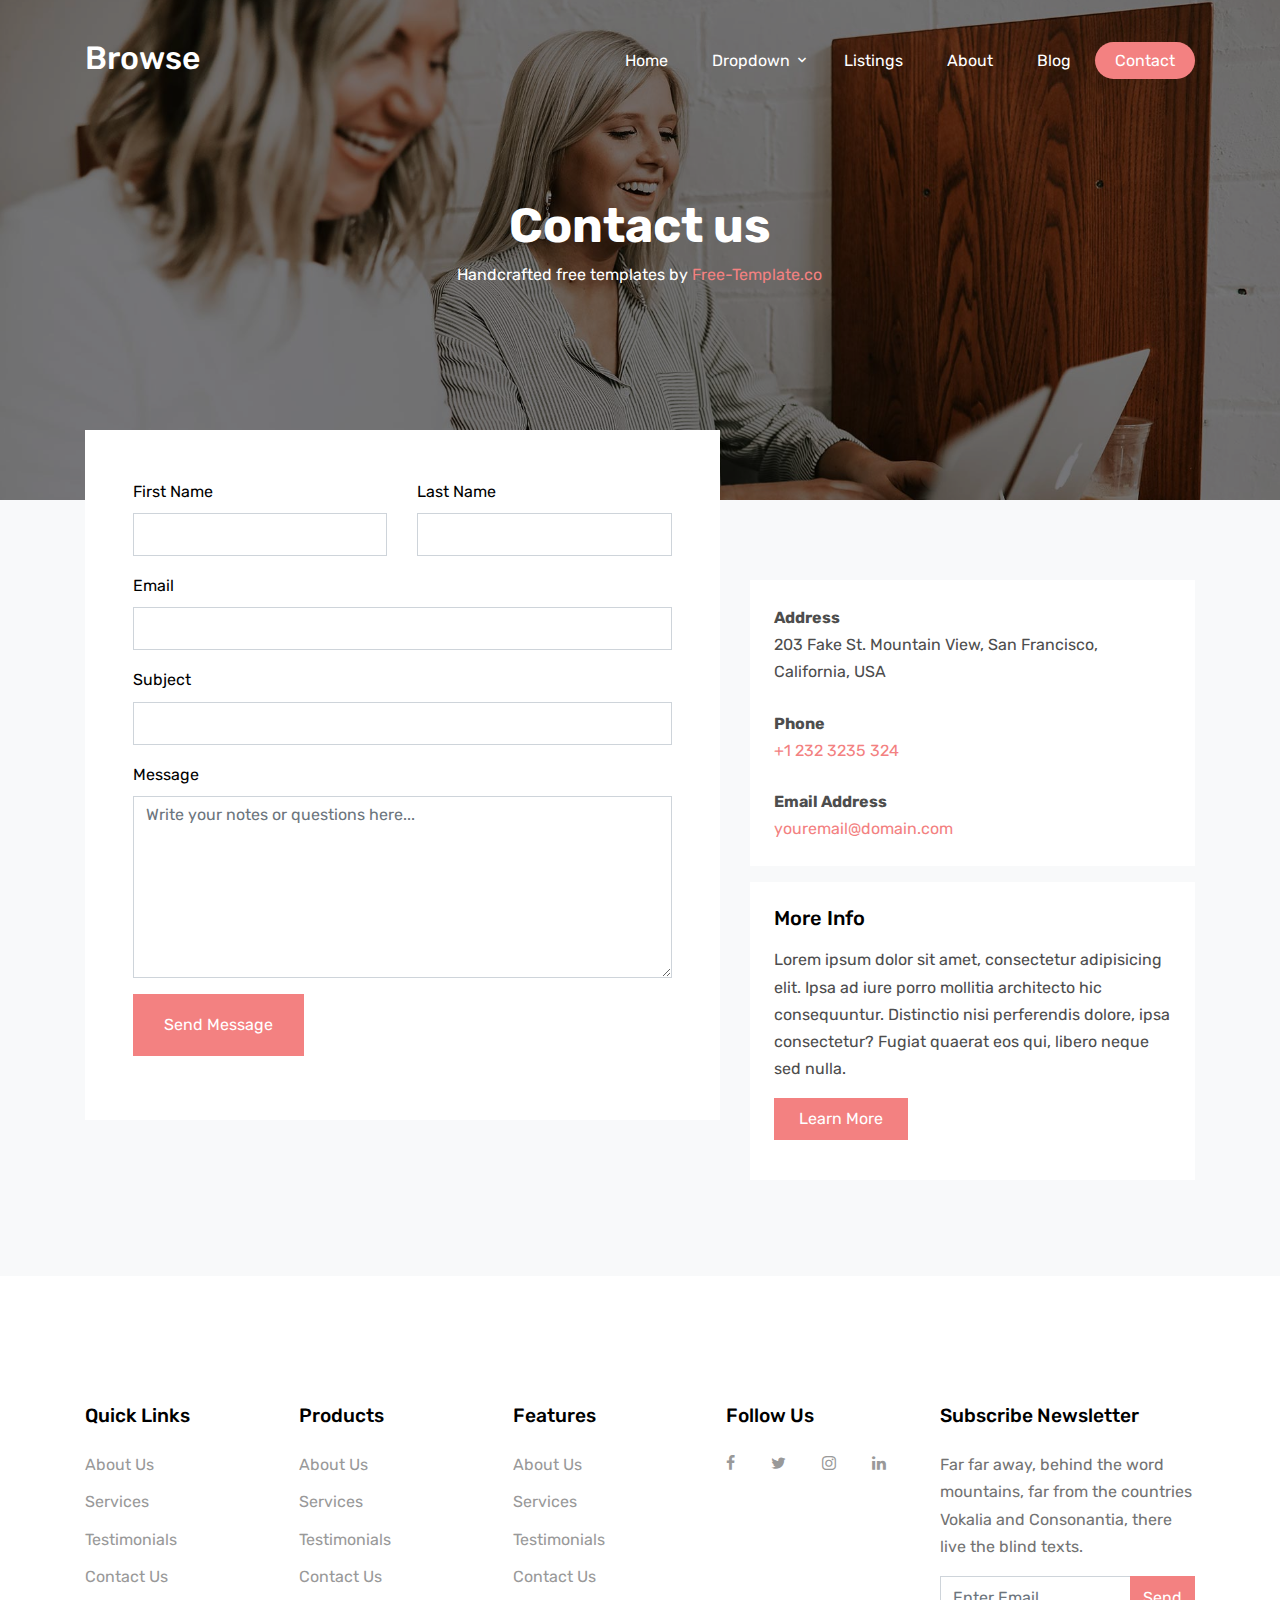
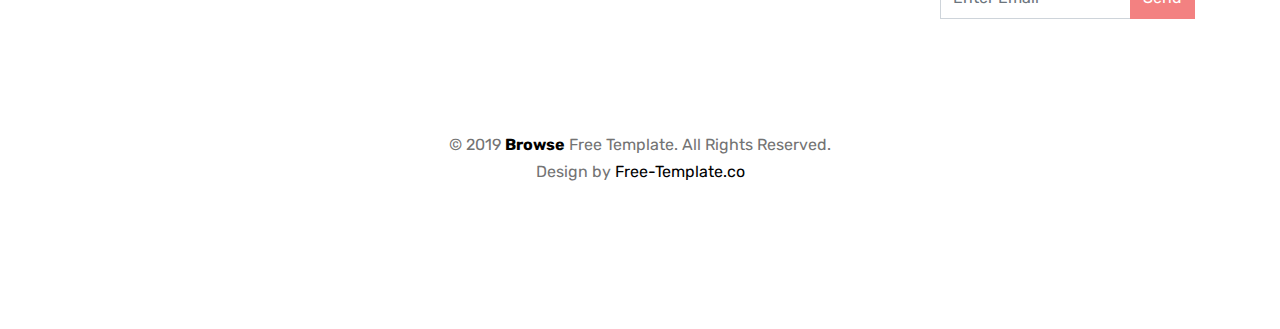
<file: browser-master/browser-master/contact.html>
<!-- 
////////////////////////////////////////////////////////////////

Author: Free-Template.co
Author URL: http://free-template.co.
License: https://creativecommons.org/licenses/by/3.0/
License URL: https://creativecommons.org/licenses/by/3.0/
Site License URL: https://free-template.co/template-license/
  
Website:  https://free-template.co
Facebook: https://www.facebook.com/FreeDashTemplate.co
Twitter:  https://twitter.com/Free_Templateco
RSS Feed: https://feeds.feedburner.com/Free-templateco

////////////////////////////////////////////////////////////////
-->
<!DOCTYPE html>
<html lang="en">
  <head>
    <title>Browse &mdash; Free Website Template by Free-Template.co</title>
    <meta charset="utf-8">
    <meta name="viewport" content="width=device-width, initial-scale=1, shrink-to-fit=no">
    
    <meta name="description" content="" />
    <meta name="keywords" content="" />
    <meta name="author" content="Free-Template.co" />

    <link rel="shortcut icon" href="ftco-32x32.png">

    <link href="https://fonts.googleapis.com/css?family=Rubik:400,700" rel="stylesheet">

    <link rel="stylesheet" href="fonts/icomoon/style.css">

    <link rel="stylesheet" href="css/bootstrap.min.css">
    <link rel="stylesheet" href="css/magnific-popup.css">
    <link rel="stylesheet" href="css/jquery-ui.css">
    <link rel="stylesheet" href="css/owl.carousel.min.css">
    <link rel="stylesheet" href="css/owl.theme.default.min.css">

    <link rel="stylesheet" href="css/bootstrap-datepicker.css">

    <link rel="stylesheet" href="fonts/flaticon/font/flaticon.css">

    <link rel="stylesheet" href="css/aos.css">
    <link rel="stylesheet" href="css/rangeslider.css">

    <link rel="stylesheet" href="css/style.css">
    
  </head>
  <body>
  
  <div class="site-wrap">

    <div class="site-mobile-menu">
      <div class="site-mobile-menu-header">
        <div class="site-mobile-menu-close mt-3">
          <span class="icon-close2 js-menu-toggle"></span>
        </div>
      </div>
      <div class="site-mobile-menu-body"></div>
    </div>
    
    <header class="site-navbar" role="banner">

      <div class="container">
        <div class="row align-items-center">
          
          <div class="col-11 col-xl-2">
            <h1 class="mb-0 site-logo"><a href="index.html" class="text-white h2 mb-0">Browse</a></h1>
          </div>
          <div class="col-12 col-md-10 d-none d-xl-block">
            <nav class="site-navigation position-relative text-right" role="navigation">

              <ul class="site-menu js-clone-nav mr-auto d-none d-lg-block">
                <li><a href="index.html"><span>Home</span></a></li>
                <li class="has-children">
                  <a href="about.html"><span>Dropdown</span></a>
                  <ul class="dropdown arrow-top">
                    <li><a href="#">Menu One</a></li>
                    <li><a href="#">Menu Two</a></li>
                    <li><a href="#">Menu Three</a></li>
                    <li class="has-children">
                      <a href="#">Dropdown</a>
                      <ul class="dropdown">
                        <li><a href="#">Menu One</a></li>
                        <li><a href="#">Menu Two</a></li>
                        <li><a href="#">Menu Three</a></li>
                        <li><a href="#">Menu Four</a></li>
                      </ul>
                    </li>
                  </ul>
                </li>
                <li><a href="listings.html"><span>Listings</span></a></li>
                <li><a href="about.html"><span>About</span></a></li>
                <li><a href="blog.html"><span>Blog</span></a></li>
                <li class="active"><a href="contact.html"><span>Contact</span></a></li>
              </ul>
            </nav>
          </div>


          <div class="d-inline-block d-xl-none ml-md-0 mr-auto py-3" style="position: relative; top: 3px;"><a href="#" class="site-menu-toggle js-menu-toggle text-white"><span class="icon-menu h3"></span></a></div>

          </div>

        </div>
      </div>
      
    </header>

  

    <div class="site-blocks-cover inner-page-cover overlay" style="background-image: url(images/hero_1.jpg);" data-aos="fade" data-stellar-background-ratio="0.5">
      <div class="container">
        <div class="row align-items-center justify-content-center text-center">

          <div class="col-md-10" data-aos="fade-up" data-aos-delay="400">
            
            
            <div class="row justify-content-center">
              <div class="col-md-8 text-center">
                <h1>Contact us</h1>
                <p data-aos="fade-up" data-aos-delay="100">Handcrafted free templates by <a href="https://free-template.co/" target="_blank">Free-Template.co</a></p>
              </div>
            </div>

            
          </div>
        </div>
      </div>
    </div>  

    <div class="site-section bg-light">
      <div class="container">
        <div class="row">
          <div class="col-md-7 mb-5"  data-aos="fade">

            

            <form action="#" class="p-5 bg-white" style="margin-top: -150px;">
             

              <div class="row form-group">
                <div class="col-md-6 mb-3 mb-md-0">
                  <label class="text-black" for="fname">First Name</label>
                  <input type="text" id="fname" class="form-control">
                </div>
                <div class="col-md-6">
                  <label class="text-black" for="lname">Last Name</label>
                  <input type="text" id="lname" class="form-control">
                </div>
              </div>

              <div class="row form-group">
                
                <div class="col-md-12">
                  <label class="text-black" for="email">Email</label> 
                  <input type="email" id="email" class="form-control">
                </div>
              </div>

              <div class="row form-group">
                
                <div class="col-md-12">
                  <label class="text-black" for="subject">Subject</label> 
                  <input type="subject" id="subject" class="form-control">
                </div>
              </div>

              <div class="row form-group">
                <div class="col-md-12">
                  <label class="text-black" for="message">Message</label> 
                  <textarea name="message" id="message" cols="30" rows="7" class="form-control" placeholder="Write your notes or questions here..."></textarea>
                </div>
              </div>

              <div class="row form-group">
                <div class="col-md-12">
                  <input type="submit" value="Send Message" class="btn btn-primary btn-md text-white">
                </div>
              </div>

  
            </form>
          </div>
          <div class="col-md-5"  data-aos="fade" data-aos-delay="100">
            
            <div class="p-4 mb-3 bg-white">
              <p class="mb-0 font-weight-bold">Address</p>
              <p class="mb-4">203 Fake St. Mountain View, San Francisco, California, USA</p>

              <p class="mb-0 font-weight-bold">Phone</p>
              <p class="mb-4"><a href="#">+1 232 3235 324</a></p>

              <p class="mb-0 font-weight-bold">Email Address</p>
              <p class="mb-0"><a href="#">youremail@domain.com</a></p>

            </div>
            
            <div class="p-4 mb-3 bg-white">
              <h3 class="h5 text-black mb-3">More Info</h3>
              <p>Lorem ipsum dolor sit amet, consectetur adipisicing elit. Ipsa ad iure porro mollitia architecto hic consequuntur. Distinctio nisi perferendis dolore, ipsa consectetur? Fugiat quaerat eos qui, libero neque sed nulla.</p>
              <p><a href="#" class="btn btn-primary px-4 py-2 text-white">Learn More</a></p>
            </div>

          </div>
        </div>
      </div>
    </div>
    
    <footer class="site-footer">
      <div class="container">
        <div class="row">
          <div class="col-md-9">
            <div class="row">
              <div class="col-md-6 mb-5 mb-lg-0 col-lg-3">
                <h2 class="footer-heading mb-4">Quick Links</h2>
                <ul class="list-unstyled">
                  <li><a href="#">About Us</a></li>
                  <li><a href="#">Services</a></li>
                  <li><a href="#">Testimonials</a></li>
                  <li><a href="#">Contact Us</a></li>
                </ul>
              </div>
              <div class="col-md-6 mb-5 mb-lg-0 col-lg-3">
                <h2 class="footer-heading mb-4">Products</h2>
                <ul class="list-unstyled">
                  <li><a href="#">About Us</a></li>
                  <li><a href="#">Services</a></li>
                  <li><a href="#">Testimonials</a></li>
                  <li><a href="#">Contact Us</a></li>
                </ul>
              </div>
              <div class="col-md-6 mb-5 mb-lg-0 col-lg-3">
                <h2 class="footer-heading mb-4">Features</h2>
                <ul class="list-unstyled">
                  <li><a href="#">About Us</a></li>
                  <li><a href="#">Services</a></li>
                  <li><a href="#">Testimonials</a></li>
                  <li><a href="#">Contact Us</a></li>
                </ul>
              </div>
              <div class="col-md-6 mb-5 mb-lg-0 col-lg-3">
                <h2 class="footer-heading mb-4">Follow Us</h2>
                <a href="#" class="pl-0 pr-3"><span class="icon-facebook"></span></a>
                <a href="#" class="pl-3 pr-3"><span class="icon-twitter"></span></a>
                <a href="#" class="pl-3 pr-3"><span class="icon-instagram"></span></a>
                <a href="#" class="pl-3 pr-3"><span class="icon-linkedin"></span></a>
              </div>
            </div>
          </div>
          <div class="col-lg-3">
            <h2 class="footer-heading mb-4">Subscribe Newsletter</h2>
            <p>Far far away, behind the word mountains, far from the countries Vokalia and Consonantia, there live the blind texts.</p>
            <form action="#" method="post">
              <div class="input-group mb-3">
                <input type="text" class="form-control bg-transparent" placeholder="Enter Email" aria-label="Enter Email" aria-describedby="button-addon2">
                <div class="input-group-append">
                  <button class="btn btn-primary text-white" type="button" id="button-addon2">Send</button>
                </div>
              </div>
            </form>
          </div>
        </div>
        <div class="row pt-5 mt-5">
          <div class="col-12 text-md-center text-left">
            <p>
              <!-- Link back to Free-Template.co can't be removed. Template is licensed under CC BY 3.0. -->
          &copy; 2019 <strong class="text-black">Browse</strong> Free Template. All Rights Reserved. <br> Design by <a href="https://free-template.co/" target="_blank" class="text-black">Free-Template.co</a>
          </p>
          </div>
        </div>
      </div>
    </footer>
  </div>

  <script src="js/jquery-3.3.1.min.js"></script>
  <script src="js/jquery-migrate-3.0.1.min.js"></script>
  <script src="js/jquery-ui.js"></script>
  <script src="js/popper.min.js"></script>
  <script src="js/bootstrap.min.js"></script>
  <script src="js/owl.carousel.min.js"></script>
  <script src="js/jquery.stellar.min.js"></script>
  <script src="js/jquery.countdown.min.js"></script>
  <script src="js/jquery.magnific-popup.min.js"></script>
  <script src="js/bootstrap-datepicker.min.js"></script>
  <script src="js/aos.js"></script>
  <script src="js/rangeslider.min.js"></script>
  
  <script src="js/main.js"></script>
  
  </body>
</html>
</file>
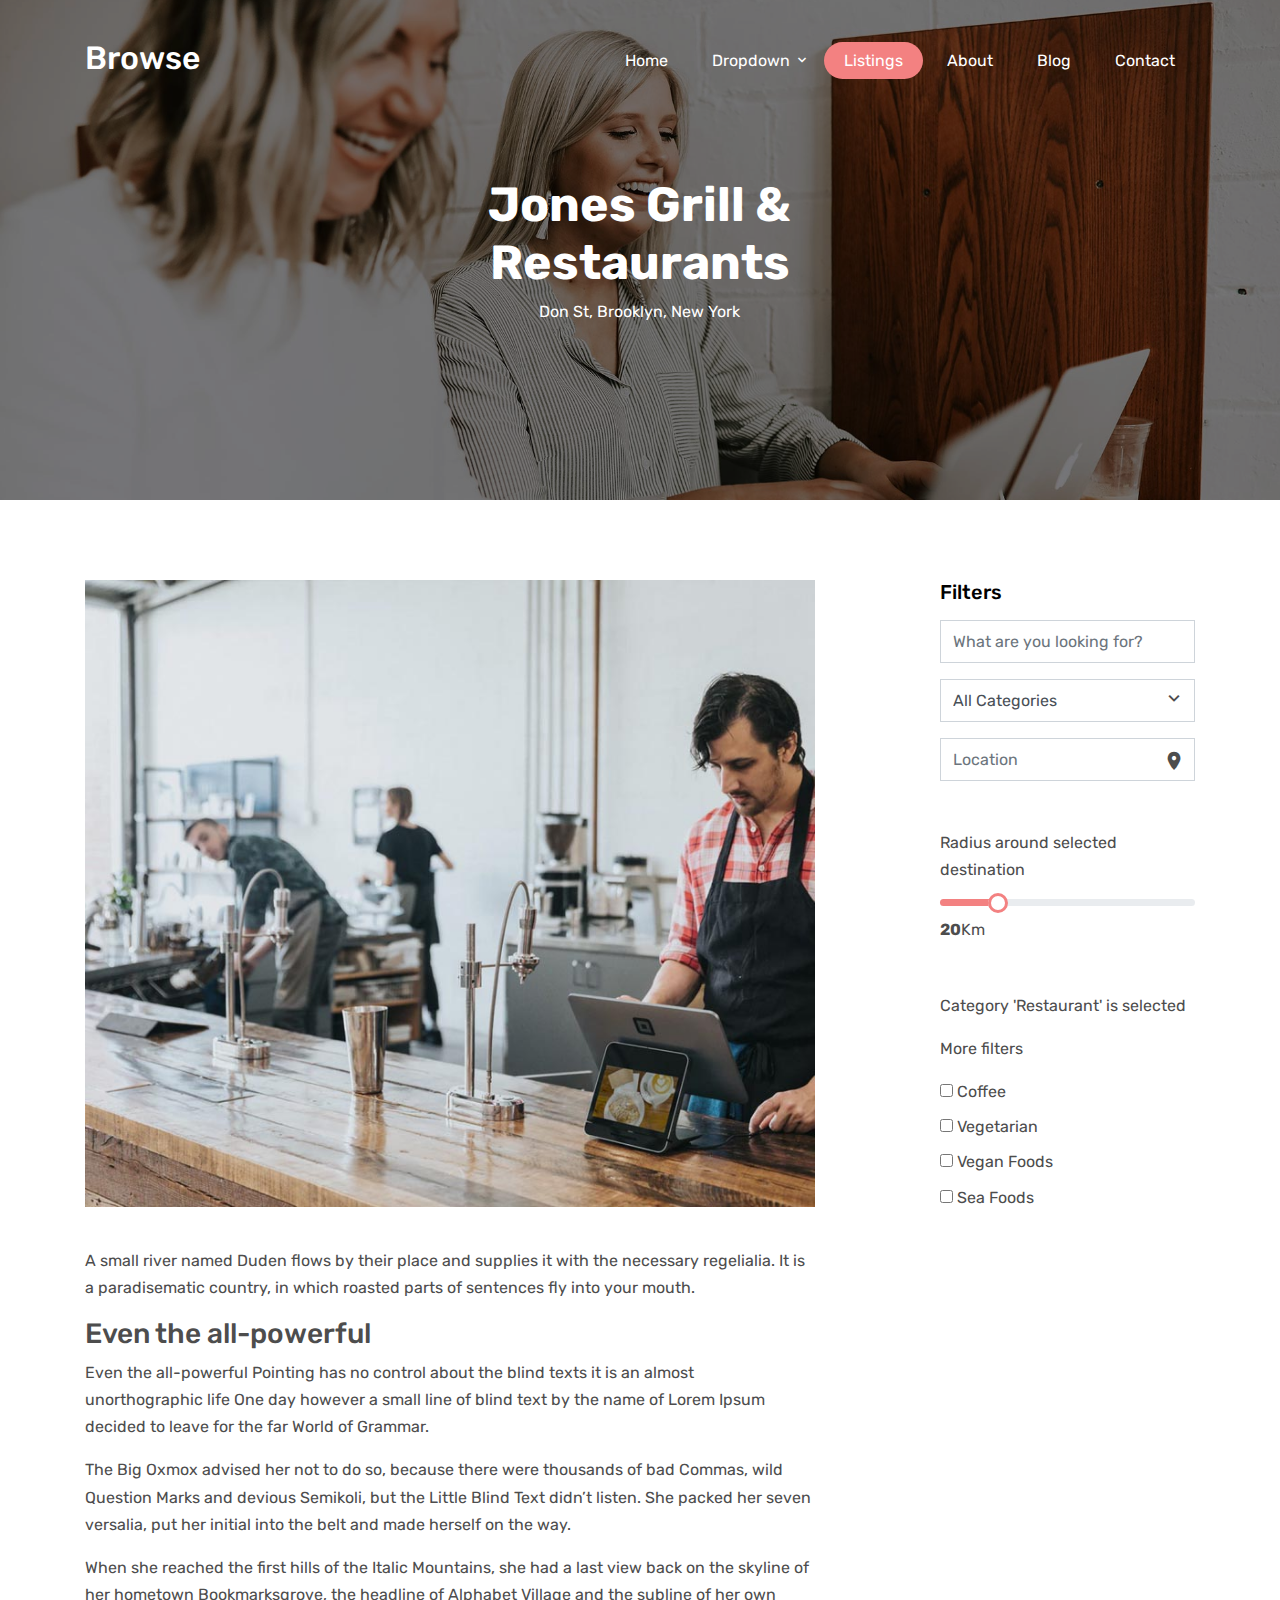
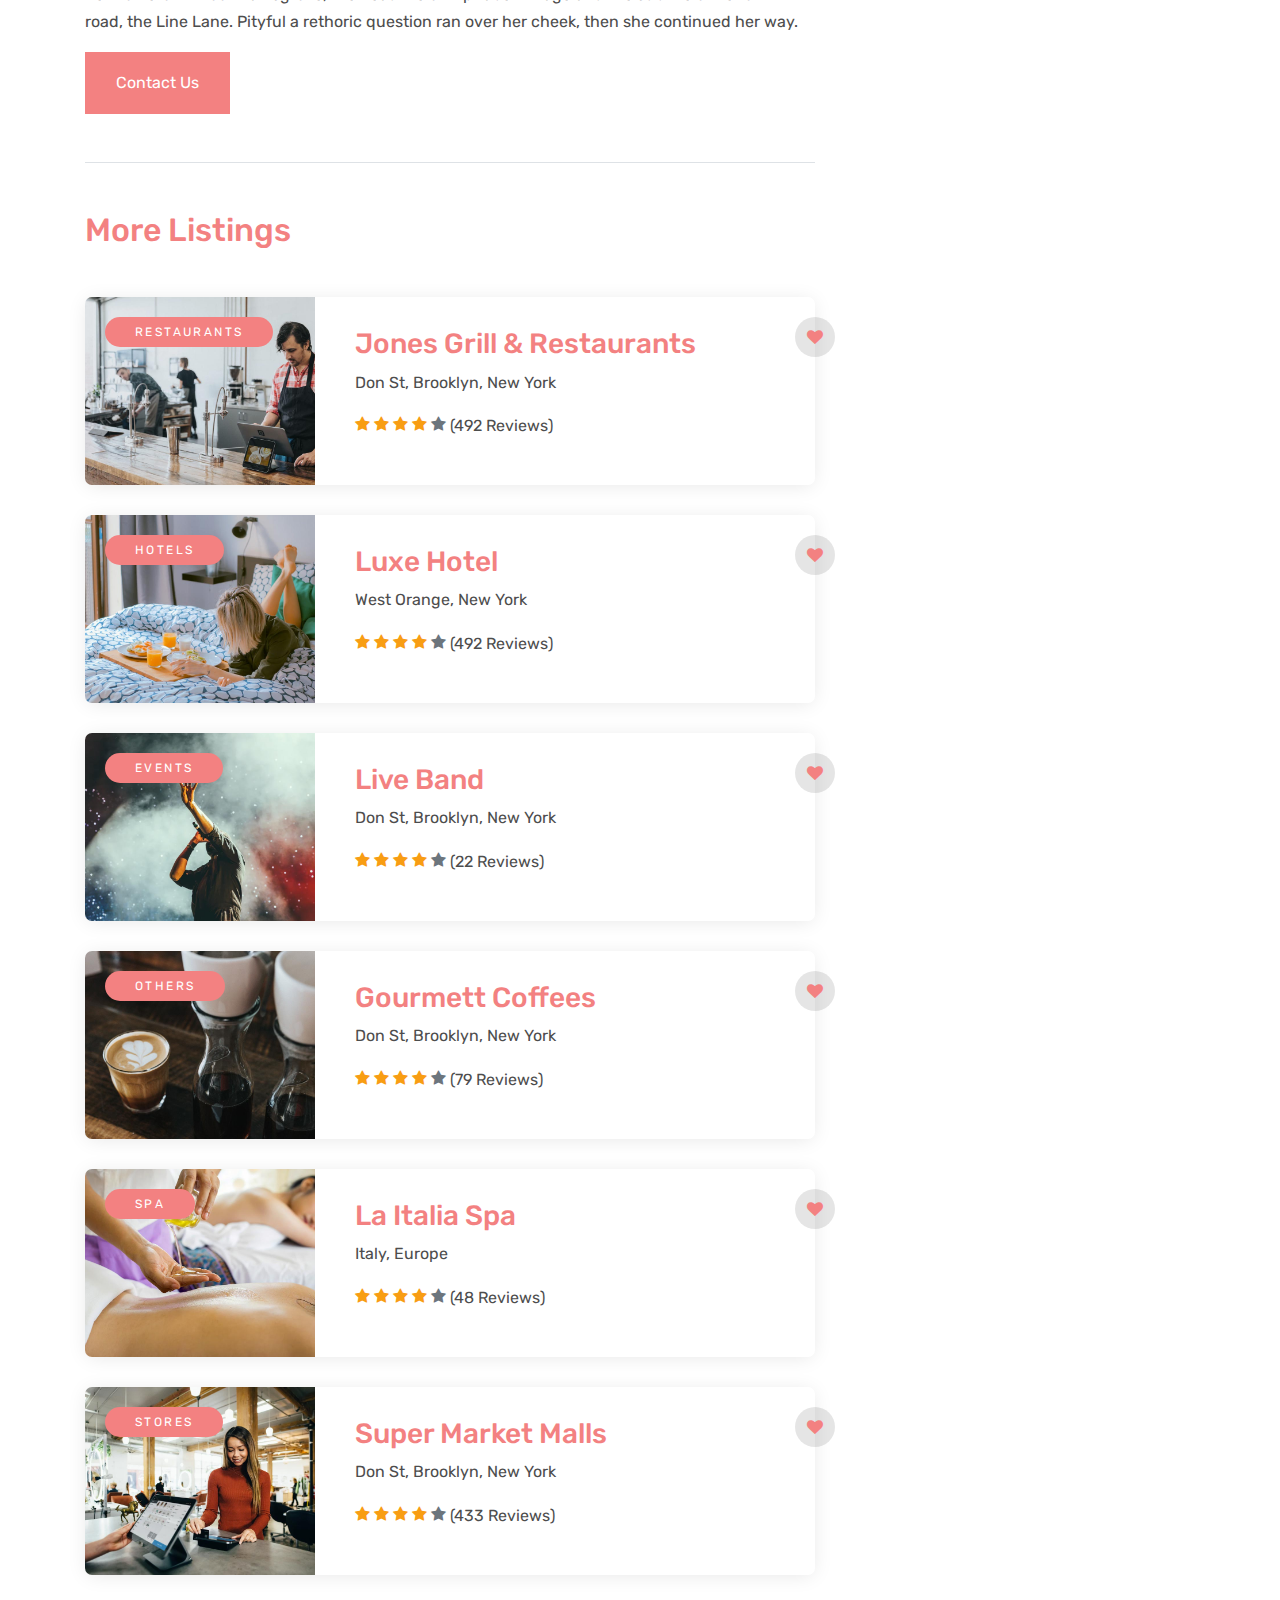
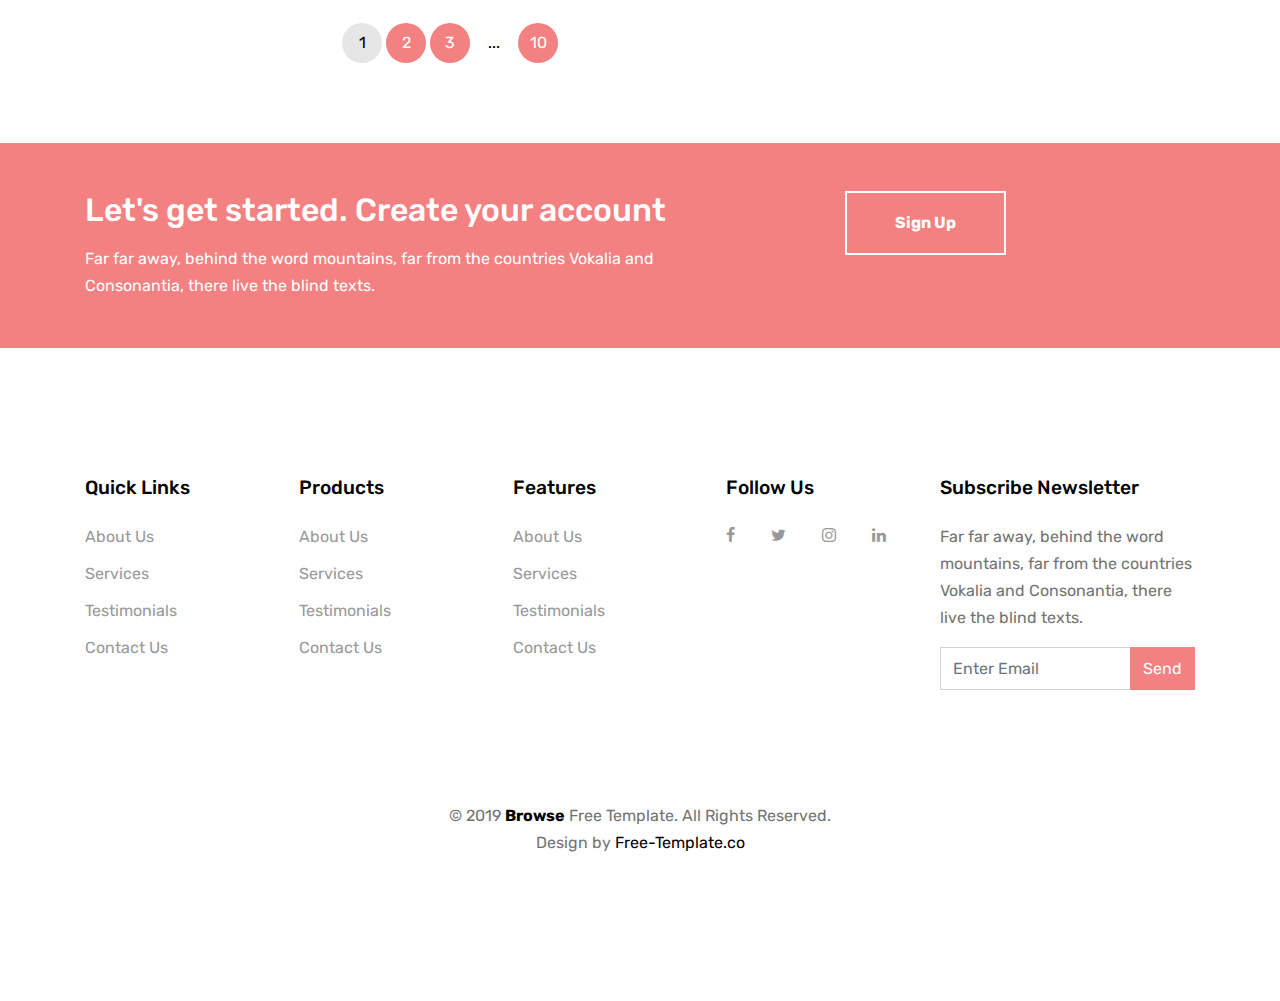
<file: browser-master/browser-master/listings-single.html>
<!-- 
////////////////////////////////////////////////////////////////

Author: Free-Template.co
Author URL: http://free-template.co.
License: https://creativecommons.org/licenses/by/3.0/
License URL: https://creativecommons.org/licenses/by/3.0/
Site License URL: https://free-template.co/template-license/
  
Website:  https://free-template.co
Facebook: https://www.facebook.com/FreeDashTemplate.co
Twitter:  https://twitter.com/Free_Templateco
RSS Feed: https://feeds.feedburner.com/Free-templateco

////////////////////////////////////////////////////////////////
-->
<!DOCTYPE html>
<html lang="en">
  <head>
    <title>Browse &mdash; Free Website Template by Free-Template.co</title>
    <meta charset="utf-8">
    <meta name="viewport" content="width=device-width, initial-scale=1, shrink-to-fit=no">
    
    <meta name="description" content="" />
    <meta name="keywords" content="" />
    <meta name="author" content="Free-Template.co" />

    <link rel="shortcut icon" href="ftco-32x32.png">

    <link href="https://fonts.googleapis.com/css?family=Rubik:400,700" rel="stylesheet">

    <link rel="stylesheet" href="fonts/icomoon/style.css">

    <link rel="stylesheet" href="css/bootstrap.min.css">
    <link rel="stylesheet" href="css/magnific-popup.css">
    <link rel="stylesheet" href="css/jquery-ui.css">
    <link rel="stylesheet" href="css/owl.carousel.min.css">
    <link rel="stylesheet" href="css/owl.theme.default.min.css">

    <link rel="stylesheet" href="css/bootstrap-datepicker.css">

    <link rel="stylesheet" href="fonts/flaticon/font/flaticon.css">

    <link rel="stylesheet" href="css/aos.css">
    <link rel="stylesheet" href="css/rangeslider.css">

    <link rel="stylesheet" href="css/style.css">
    
  </head>
  <body>
  
  <div class="site-wrap">

    <div class="site-mobile-menu">
      <div class="site-mobile-menu-header">
        <div class="site-mobile-menu-close mt-3">
          <span class="icon-close2 js-menu-toggle"></span>
        </div>
      </div>
      <div class="site-mobile-menu-body"></div>
    </div>
    
    <header class="site-navbar" role="banner">

      <div class="container">
        <div class="row align-items-center">
          
          <div class="col-11 col-xl-2">
            <h1 class="mb-0 site-logo"><a href="index.html" class="text-white h2 mb-0">Browse</a></h1>
          </div>
          <div class="col-12 col-md-10 d-none d-xl-block">
            <nav class="site-navigation position-relative text-right" role="navigation">

              <ul class="site-menu js-clone-nav mr-auto d-none d-lg-block">
                <li><a href="index.html"><span>Home</span></a></li>
                <li class="has-children">
                  <a href="about.html"><span>Dropdown</span></a>
                  <ul class="dropdown arrow-top">
                    <li><a href="#">Menu One</a></li>
                    <li><a href="#">Menu Two</a></li>
                    <li><a href="#">Menu Three</a></li>
                    <li class="has-children">
                      <a href="#">Dropdown</a>
                      <ul class="dropdown">
                        <li><a href="#">Menu One</a></li>
                        <li><a href="#">Menu Two</a></li>
                        <li><a href="#">Menu Three</a></li>
                        <li><a href="#">Menu Four</a></li>
                      </ul>
                    </li>
                  </ul>
                </li>
                <li class="active"><a href="listings.html"><span>Listings</span></a></li>
                <li><a href="about.html"><span>About</span></a></li>
                <li><a href="blog.html"><span>Blog</span></a></li>
                <li><a href="contact.html"><span>Contact</span></a></li>
              </ul>
            </nav>
          </div>


          <div class="d-inline-block d-xl-none ml-md-0 mr-auto py-3" style="position: relative; top: 3px;"><a href="#" class="site-menu-toggle js-menu-toggle text-white"><span class="icon-menu h3"></span></a></div>

          </div>

        </div>
      </div>
      
    </header>

  

    <div class="site-blocks-cover inner-page-cover overlay" style="background-image: url(images/hero_1.jpg);" data-aos="fade" data-stellar-background-ratio="0.5">
      <div class="container">
        <div class="row align-items-center justify-content-center text-center">

          <div class="col-md-10" data-aos="fade-up" data-aos-delay="400">
            
            
            <div class="row justify-content-center">
              <div class="col-md-8 text-center">
                <h1>Jones Grill &amp; Restaurants</h1>
                <p class="mb-0">Don St, Brooklyn, New York</p>
              </div>
            </div>

            
          </div>
        </div>
      </div>
    </div>  

    <div class="site-section">
      <div class="container">
        <div class="row">
          <div class="col-lg-8">

            <div class="mb-5 border-bottom pb-5">
              <p><img src="images/img_2.jpg" alt="Image" class="img-fluid mb-4"></p>

              <p>A small river named Duden flows by their place and supplies it with the necessary regelialia. It is a paradisematic country, in which roasted parts of sentences fly into your mouth.</p>

            <h3>Even the all-powerful</h3>
            <p>Even the all-powerful Pointing has no control about the blind texts it is an almost unorthographic life One day however a small line of blind text by the name of Lorem Ipsum decided to leave for the far World of Grammar.</p>

            <p>The Big Oxmox advised her not to do so, because there were thousands of bad Commas, wild Question Marks and devious Semikoli, but the Little Blind Text didn’t listen. She packed her seven versalia, put her initial into the belt and made herself on the way.</p>

            <p>When she reached the first hills of the Italic Mountains, she had a last view back on the skyline of her hometown Bookmarksgrove, the headline of Alphabet Village and the subline of her own road, the Line Lane. Pityful a rethoric question ran over her cheek, then she continued her way.</p>

              <div class="row">
                <div class="col-md-6">
                  <a href="#" class="btn btn-primary btn-md text-white">Contact Us</a>
                </div>
              </div>
            </div>

            <h2 class="mb-5 text-primary">More Listings</h2>

            <div class="d-block d-md-flex listing-horizontal">

              <a href="#" class="img d-block" style="background-image: url('images/img_2.jpg')">
                <span class="category">Restaurants</span>
              </a>

              <div class="lh-content">
                <a href="#" class="bookmark"><span class="icon-heart"></span></a>
                <h3><a href="#">Jones Grill &amp; Restaurants</a></h3>
                <p>Don St, Brooklyn, New York</p>
                <p>
                  <span class="icon-star text-warning"></span>
                  <span class="icon-star text-warning"></span>
                  <span class="icon-star text-warning"></span>
                  <span class="icon-star text-warning"></span>
                  <span class="icon-star text-secondary"></span>
                  <span>(492 Reviews)</span>
                </p>

                
              </div>

            </div>

            <div class="d-block d-md-flex listing-horizontal">

              <a href="#" class="img d-block" style="background-image: url('images/img_1.jpg')">
                <span class="category">Hotels</span>
              </a>

              <div class="lh-content">
                <a href="#" class="bookmark"><span class="icon-heart"></span></a>
                <h3><a href="#">Luxe Hotel</a></h3>
                <p>West Orange, New York</p>
                <p>
                  <span class="icon-star text-warning"></span>
                  <span class="icon-star text-warning"></span>
                  <span class="icon-star text-warning"></span>
                  <span class="icon-star text-warning"></span>
                  <span class="icon-star text-secondary"></span>
                  <span>(492 Reviews)</span>
                </p>

                
              </div>

            </div>

            <div class="d-block d-md-flex listing-horizontal">

              <a href="#" class="img d-block" style="background-image: url('images/img_3.jpg')">
                <span class="category">Events</span>
              </a>

              <div class="lh-content">
                <a href="#" class="bookmark"><span class="icon-heart"></span></a>
                <h3><a href="#">Live Band</a></h3>
                <p>Don St, Brooklyn, New York</p>
                <p>
                  <span class="icon-star text-warning"></span>
                  <span class="icon-star text-warning"></span>
                  <span class="icon-star text-warning"></span>
                  <span class="icon-star text-warning"></span>
                  <span class="icon-star text-secondary"></span>
                  <span>(22 Reviews)</span>
                </p>

                
              </div>

            </div>


            <div class="d-block d-md-flex listing-horizontal">

              <a href="#" class="img d-block" style="background-image: url('images/img_4.jpg')">
                <span class="category">Others</span>
              </a>

              <div class="lh-content">
                <a href="#" class="bookmark"><span class="icon-heart"></span></a>
                <h3><a href="#">Gourmett Coffees</a></h3>
                <p>Don St, Brooklyn, New York</p>
                <p>
                  <span class="icon-star text-warning"></span>
                  <span class="icon-star text-warning"></span>
                  <span class="icon-star text-warning"></span>
                  <span class="icon-star text-warning"></span>
                  <span class="icon-star text-secondary"></span>
                  <span>(79 Reviews)</span>
                </p>

                
              </div>

            </div>

            <div class="d-block d-md-flex listing-horizontal">

              <a href="#" class="img d-block" style="background-image: url('images/img_5.jpg')">
                <span class="category">Spa</span>
              </a>

              <div class="lh-content">
                <a href="#" class="bookmark"><span class="icon-heart"></span></a>
                <h3><a href="#">La Italia Spa</a></h3>
                <p>Italy, Europe</p>
                <p>
                  <span class="icon-star text-warning"></span>
                  <span class="icon-star text-warning"></span>
                  <span class="icon-star text-warning"></span>
                  <span class="icon-star text-warning"></span>
                  <span class="icon-star text-secondary"></span>
                  <span>(48 Reviews)</span>
                </p>

                
              </div>

            </div>

            <div class="d-block d-md-flex listing-horizontal">

              <a href="#" class="img d-block" style="background-image: url('images/img_6.jpg')">
                <span class="category">Stores</span>
              </a>

              <div class="lh-content">
                <a href="#" class="bookmark"><span class="icon-heart"></span></a>
                <h3><a href="#">Super Market Malls</a></h3>
                <p>Don St, Brooklyn, New York</p>
                <p>
                  <span class="icon-star text-warning"></span>
                  <span class="icon-star text-warning"></span>
                  <span class="icon-star text-warning"></span>
                  <span class="icon-star text-warning"></span>
                  <span class="icon-star text-secondary"></span>
                  <span>(433 Reviews)</span>
                </p>

                
              </div>

            </div>

            <div class="col-12 mt-5 text-center">
              <div class="custom-pagination">
                <span>1</span>
                <a href="#">2</a>
                <a href="#">3</a>
                <span class="more-page">...</span>
                <a href="#">10</a>
              </div>
            </div>

          </div>
          <div class="col-lg-3 ml-auto">

            <div class="mb-5">
              <h3 class="h5 text-black mb-3">Filters</h3>
              <form action="#" method="post">
                <div class="form-group">
                  <input type="text" placeholder="What are you looking for?" class="form-control">
                </div>
                <div class="form-group">
                  <div class="select-wrap">
                      <span class="icon"><span class="icon-keyboard_arrow_down"></span></span>
                      <select class="form-control" name="" id="">
                        <option value="">All Categories</option>
                        <option value="">Appartment</option>
                        <option value="">Restaurant</option>
                        <option value="">Eat &amp; Drink</option>
                        <option value="">Events</option>
                        <option value="">Fitness</option>
                        <option value="">Others</option>
                      </select>
                    </div>
                </div>
                <div class="form-group">
                  <!-- select-wrap, .wrap-icon -->
                  <div class="wrap-icon">
                    <span class="icon icon-room"></span>
                    <input type="text" placeholder="Location" class="form-control">
                  </div>
                </div>
              </form>
            </div>
            
            <div class="mb-5">
              <form action="#" method="post">
                <div class="form-group">
                  <p>Radius around selected destination</p>
                </div>
                <div class="form-group">
                  <input type="range" min="0" max="100" value="20" data-rangeslider>
                </div>
              </form>
            </div>

            <div class="mb-5">
              <form action="#" method="post">
                <div class="form-group">
                  <p>Category 'Restaurant' is selected</p>
                  <p>More filters</p>
                </div>
                <div class="form-group">
                  <ul class="list-unstyled">
                    <li>
                      <label for="option1">
                        <input type="checkbox" id="option1">
                        Coffee
                      </label>
                    </li>
                    <li>
                      <label for="option2">
                        <input type="checkbox" id="option2">
                        Vegetarian
                      </label>
                    </li>
                    <li>
                      <label for="option3">
                        <input type="checkbox" id="option3">
                        Vegan Foods
                      </label>
                    </li>
                    <li>
                      <label for="option4">
                        <input type="checkbox" id="option4">
                        Sea Foods
                      </label>
                    </li>
                  </ul>
                </div>
              </form>
            </div>

          </div>

        </div>
      </div>
    </div>

    
    <div class="py-5 bg-primary">
      <div class="container">
        <div class="row">
          <div class="col-lg-7 mr-auto mb-4 mb-lg-0">
            <h2 class="mb-3 mt-0 text-white">Let's get started. Create your account</h2>
            <p class="mb-0 text-white">Far far away, behind the word mountains, far from the countries Vokalia and Consonantia, there live the blind texts.</p>
          </div>
          <div class="col-lg-4">
            <p class="mb-0"><a href="signup.html" class="btn btn-outline-white text-white btn-md px-5 font-weight-bold btn-md-block">Sign Up</a></p>
          </div>
        </div>
      </div>
    </div>
    
    <footer class="site-footer">
      <div class="container">
        <div class="row">
          <div class="col-md-9">
            <div class="row">
              <div class="col-md-6 mb-5 mb-lg-0 col-lg-3">
                <h2 class="footer-heading mb-4">Quick Links</h2>
                <ul class="list-unstyled">
                  <li><a href="#">About Us</a></li>
                  <li><a href="#">Services</a></li>
                  <li><a href="#">Testimonials</a></li>
                  <li><a href="#">Contact Us</a></li>
                </ul>
              </div>
              <div class="col-md-6 mb-5 mb-lg-0 col-lg-3">
                <h2 class="footer-heading mb-4">Products</h2>
                <ul class="list-unstyled">
                  <li><a href="#">About Us</a></li>
                  <li><a href="#">Services</a></li>
                  <li><a href="#">Testimonials</a></li>
                  <li><a href="#">Contact Us</a></li>
                </ul>
              </div>
              <div class="col-md-6 mb-5 mb-lg-0 col-lg-3">
                <h2 class="footer-heading mb-4">Features</h2>
                <ul class="list-unstyled">
                  <li><a href="#">About Us</a></li>
                  <li><a href="#">Services</a></li>
                  <li><a href="#">Testimonials</a></li>
                  <li><a href="#">Contact Us</a></li>
                </ul>
              </div>
              <div class="col-md-6 mb-5 mb-lg-0 col-lg-3">
                <h2 class="footer-heading mb-4">Follow Us</h2>
                <a href="#" class="pl-0 pr-3"><span class="icon-facebook"></span></a>
                <a href="#" class="pl-3 pr-3"><span class="icon-twitter"></span></a>
                <a href="#" class="pl-3 pr-3"><span class="icon-instagram"></span></a>
                <a href="#" class="pl-3 pr-3"><span class="icon-linkedin"></span></a>
              </div>
            </div>
          </div>
          <div class="col-lg-3">
            <h2 class="footer-heading mb-4">Subscribe Newsletter</h2>
            <p>Far far away, behind the word mountains, far from the countries Vokalia and Consonantia, there live the blind texts.</p>
            <form action="#" method="post">
              <div class="input-group mb-3">
                <input type="text" class="form-control bg-transparent" placeholder="Enter Email" aria-label="Enter Email" aria-describedby="button-addon2">
                <div class="input-group-append">
                  <button class="btn btn-primary text-white" type="button" id="button-addon2">Send</button>
                </div>
              </div>
            </form>
          </div>
        </div>
        <div class="row pt-5 mt-5">
          <div class="col-12 text-md-center text-left">
            <p>
              <!-- Link back to Free-Template.co can't be removed. Template is licensed under CC BY 3.0. -->
          &copy; 2019 <strong class="text-black">Browse</strong> Free Template. All Rights Reserved. <br> Design by <a href="https://free-template.co/" target="_blank" class="text-black">Free-Template.co</a>
          </p>
          </div>
        </div>
      </div>
    </footer>
  </div>

  <script src="js/jquery-3.3.1.min.js"></script>
  <script src="js/jquery-migrate-3.0.1.min.js"></script>
  <script src="js/jquery-ui.js"></script>
  <script src="js/popper.min.js"></script>
  <script src="js/bootstrap.min.js"></script>
  <script src="js/owl.carousel.min.js"></script>
  <script src="js/jquery.stellar.min.js"></script>
  <script src="js/jquery.countdown.min.js"></script>
  <script src="js/jquery.magnific-popup.min.js"></script>
  <script src="js/bootstrap-datepicker.min.js"></script>
  <script src="js/aos.js"></script>
  <script src="js/rangeslider.min.js"></script>
  
  <script src="js/main.js"></script>
  
  </body>
</html>
</file>
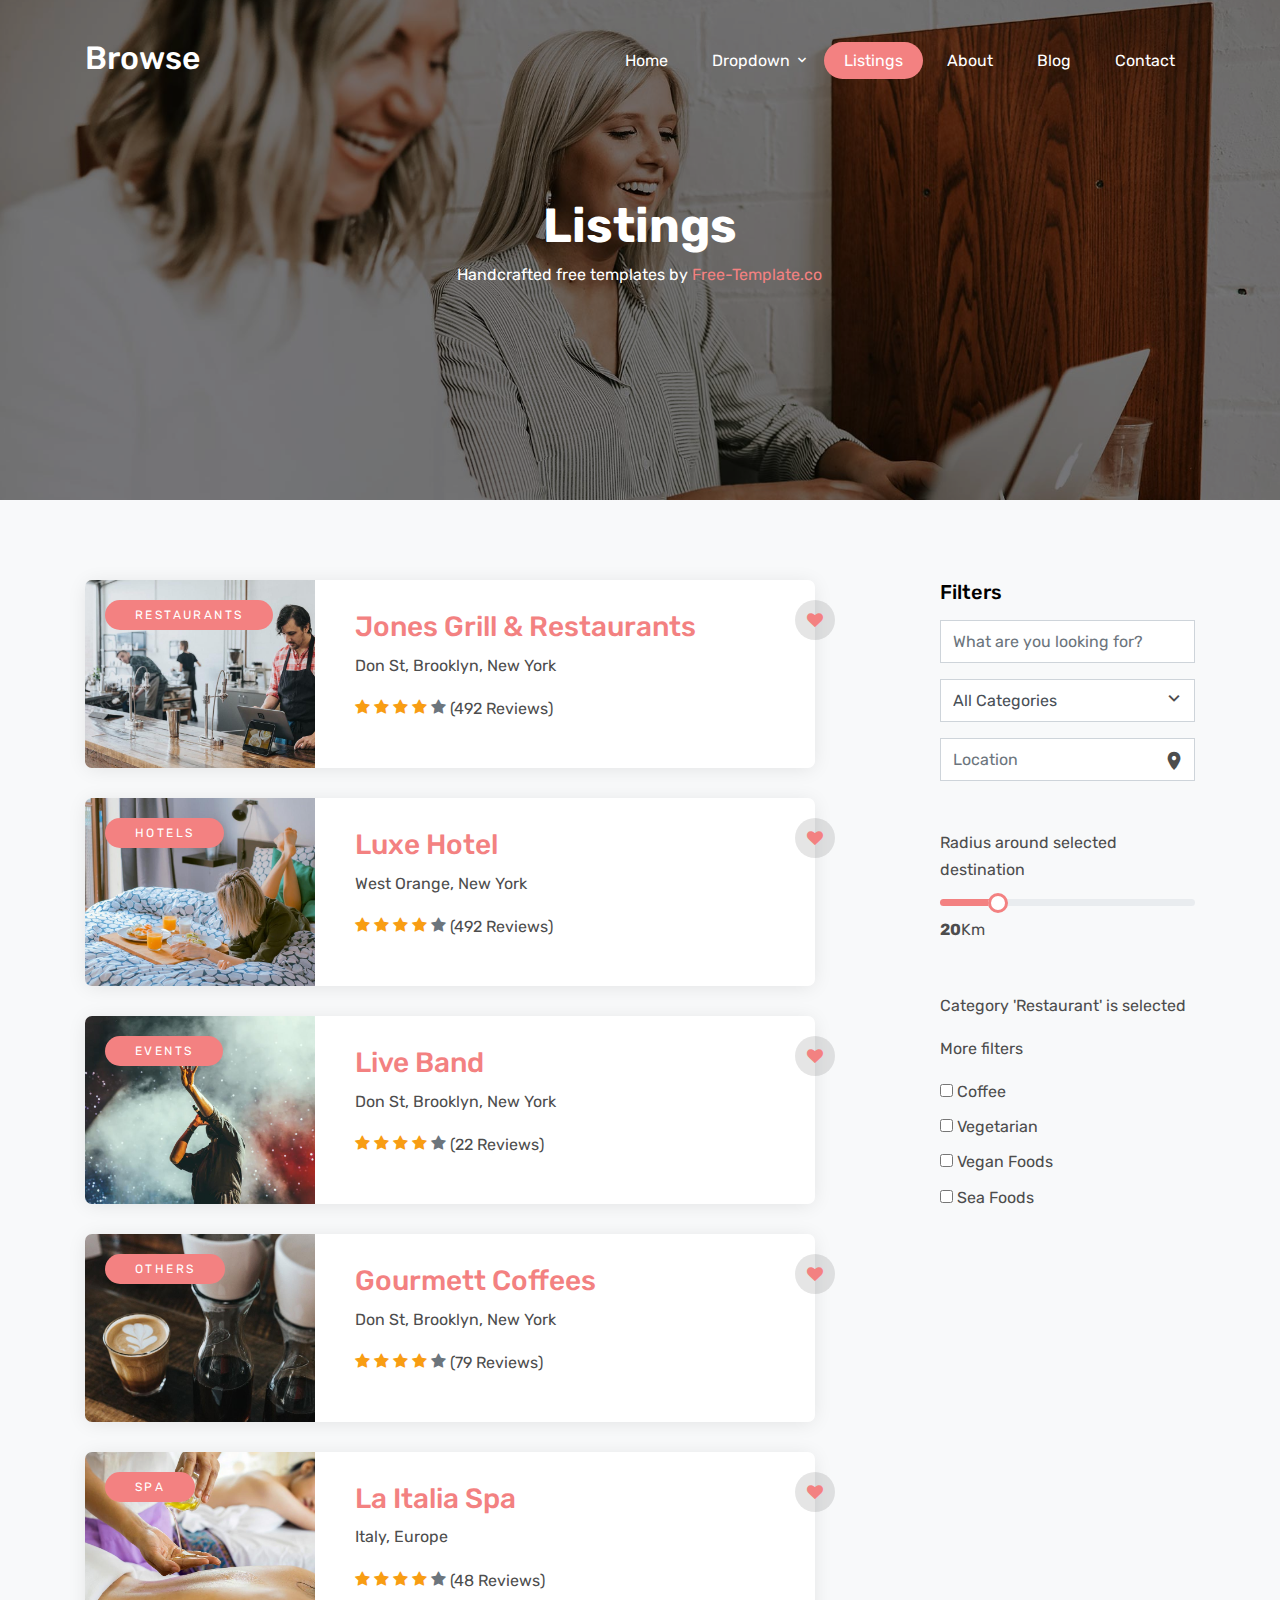
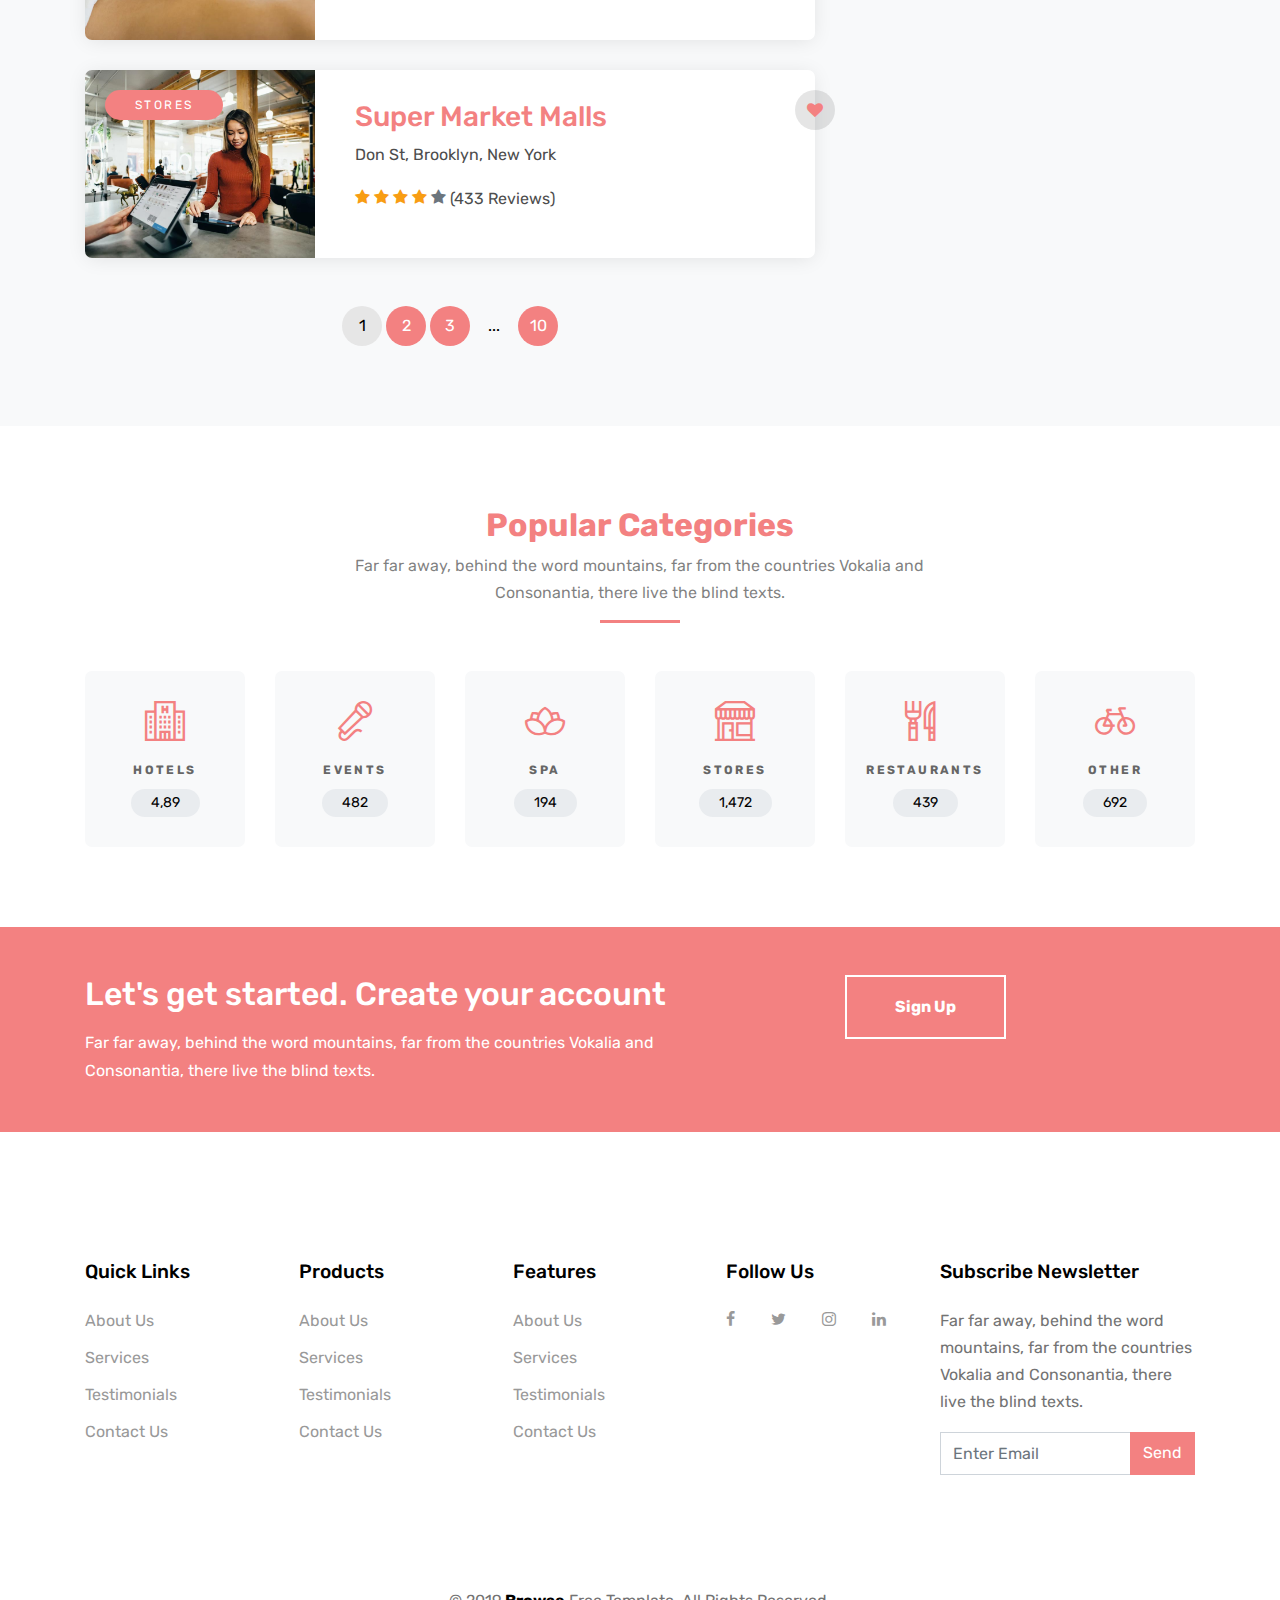
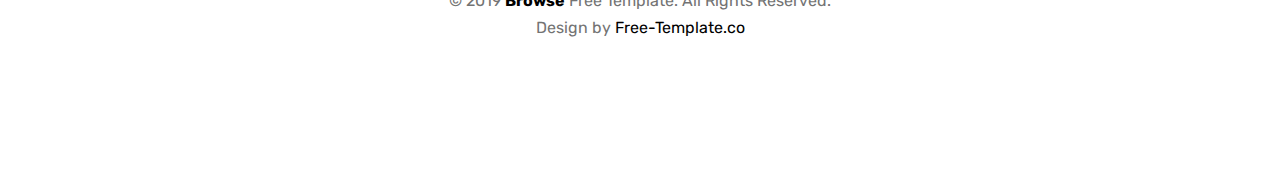
<file: browser-master/browser-master/listings.html>
<!-- 
////////////////////////////////////////////////////////////////

Author: Free-Template.co
Author URL: http://free-template.co.
License: https://creativecommons.org/licenses/by/3.0/
License URL: https://creativecommons.org/licenses/by/3.0/
Site License URL: https://free-template.co/template-license/
  
Website:  https://free-template.co
Facebook: https://www.facebook.com/FreeDashTemplate.co
Twitter:  https://twitter.com/Free_Templateco
RSS Feed: https://feeds.feedburner.com/Free-templateco

////////////////////////////////////////////////////////////////
-->
<!DOCTYPE html>
<html lang="en">
  <head>
    <title>Browse &mdash; Free Website Template by Free-Template.co</title>
    <meta charset="utf-8">
    <meta name="viewport" content="width=device-width, initial-scale=1, shrink-to-fit=no">
    
    <meta name="description" content="" />
    <meta name="keywords" content="" />
    <meta name="author" content="Free-Template.co" />

    <link rel="shortcut icon" href="ftco-32x32.png">

    <link href="https://fonts.googleapis.com/css?family=Rubik:400,700" rel="stylesheet">

    <link rel="stylesheet" href="fonts/icomoon/style.css">

    <link rel="stylesheet" href="css/bootstrap.min.css">
    <link rel="stylesheet" href="css/magnific-popup.css">
    <link rel="stylesheet" href="css/jquery-ui.css">
    <link rel="stylesheet" href="css/owl.carousel.min.css">
    <link rel="stylesheet" href="css/owl.theme.default.min.css">

    <link rel="stylesheet" href="css/bootstrap-datepicker.css">

    <link rel="stylesheet" href="fonts/flaticon/font/flaticon.css">

    <link rel="stylesheet" href="css/aos.css">
    <link rel="stylesheet" href="css/rangeslider.css">

    <link rel="stylesheet" href="css/style.css">
    
  </head>
  <body>
  
  <div class="site-wrap">

    <div class="site-mobile-menu">
      <div class="site-mobile-menu-header">
        <div class="site-mobile-menu-close mt-3">
          <span class="icon-close2 js-menu-toggle"></span>
        </div>
      </div>
      <div class="site-mobile-menu-body"></div>
    </div>
    
    <header class="site-navbar" role="banner">

      <div class="container">
        <div class="row align-items-center">
          
          <div class="col-11 col-xl-2">
            <h1 class="mb-0 site-logo"><a href="index.html" class="text-white h2 mb-0">Browse</a></h1>
          </div>
          <div class="col-12 col-md-10 d-none d-xl-block">
            <nav class="site-navigation position-relative text-right" role="navigation">

              <ul class="site-menu js-clone-nav mr-auto d-none d-lg-block">
                <li><a href="index.html"><span>Home</span></a></li>
                <li class="has-children">
                  <a href="about.html"><span>Dropdown</span></a>
                  <ul class="dropdown arrow-top">
                    <li><a href="#">Menu One</a></li>
                    <li><a href="#">Menu Two</a></li>
                    <li><a href="#">Menu Three</a></li>
                    <li class="has-children">
                      <a href="#">Dropdown</a>
                      <ul class="dropdown">
                        <li><a href="#">Menu One</a></li>
                        <li><a href="#">Menu Two</a></li>
                        <li><a href="#">Menu Three</a></li>
                        <li><a href="#">Menu Four</a></li>
                      </ul>
                    </li>
                  </ul>
                </li>
                <li class="active"><a href="listings.html"><span>Listings</span></a></li>
                <li><a href="about.html"><span>About</span></a></li>
                <li><a href="blog.html"><span>Blog</span></a></li>
                <li><a href="contact.html"><span>Contact</span></a></li>
              </ul>
            </nav>
          </div>


          <div class="d-inline-block d-xl-none ml-md-0 mr-auto py-3" style="position: relative; top: 3px;"><a href="#" class="site-menu-toggle js-menu-toggle text-white"><span class="icon-menu h3"></span></a></div>

          </div>

        </div>
      </div>
      
    </header>

  

    <div class="site-blocks-cover inner-page-cover overlay" style="background-image: url(images/hero_1.jpg);" data-aos="fade" data-stellar-background-ratio="0.5">
      <div class="container">
        <div class="row align-items-center justify-content-center text-center">

          <div class="col-md-10" data-aos="fade-up" data-aos-delay="400">
            
            
            <div class="row justify-content-center">
              <div class="col-md-8 text-center">
                <h1>Listings</h1>
                <p data-aos="fade-up" data-aos-delay="100">Handcrafted free templates by <a href="https://free-template.co/" target="_blank">Free-Template.co</a></p>
              </div>
            </div>

            
          </div>
        </div>
      </div>
    </div>  
    

    <div class="site-section bg-light">
      <div class="container">
        <div class="row">
          <div class="col-lg-8">

            <div class="d-block d-md-flex listing-horizontal">

              <a href="#" class="img d-block" style="background-image: url('images/img_2.jpg')">
                <span class="category">Restaurants</span>
              </a>

              <div class="lh-content">
                <a href="#" class="bookmark"><span class="icon-heart"></span></a>
                <h3><a href="#">Jones Grill &amp; Restaurants</a></h3>
                <p>Don St, Brooklyn, New York</p>
                <p>
                  <span class="icon-star text-warning"></span>
                  <span class="icon-star text-warning"></span>
                  <span class="icon-star text-warning"></span>
                  <span class="icon-star text-warning"></span>
                  <span class="icon-star text-secondary"></span>
                  <span>(492 Reviews)</span>
                </p>

                
              </div>

            </div>

            <div class="d-block d-md-flex listing-horizontal">

              <a href="#" class="img d-block" style="background-image: url('images/img_1.jpg')">
                <span class="category">Hotels</span>
              </a>

              <div class="lh-content">
                <a href="#" class="bookmark"><span class="icon-heart"></span></a>
                <h3><a href="#">Luxe Hotel</a></h3>
                <p>West Orange, New York</p>
                <p>
                  <span class="icon-star text-warning"></span>
                  <span class="icon-star text-warning"></span>
                  <span class="icon-star text-warning"></span>
                  <span class="icon-star text-warning"></span>
                  <span class="icon-star text-secondary"></span>
                  <span>(492 Reviews)</span>
                </p>

                
              </div>

            </div>

            <div class="d-block d-md-flex listing-horizontal">

              <a href="#" class="img d-block" style="background-image: url('images/img_3.jpg')">
                <span class="category">Events</span>
              </a>

              <div class="lh-content">
                <a href="#" class="bookmark"><span class="icon-heart"></span></a>
                <h3><a href="#">Live Band</a></h3>
                <p>Don St, Brooklyn, New York</p>
                <p>
                  <span class="icon-star text-warning"></span>
                  <span class="icon-star text-warning"></span>
                  <span class="icon-star text-warning"></span>
                  <span class="icon-star text-warning"></span>
                  <span class="icon-star text-secondary"></span>
                  <span>(22 Reviews)</span>
                </p>

                
              </div>

            </div>


            <div class="d-block d-md-flex listing-horizontal">

              <a href="#" class="img d-block" style="background-image: url('images/img_4.jpg')">
                <span class="category">Others</span>
              </a>

              <div class="lh-content">
                <a href="#" class="bookmark"><span class="icon-heart"></span></a>
                <h3><a href="#">Gourmett Coffees</a></h3>
                <p>Don St, Brooklyn, New York</p>
                <p>
                  <span class="icon-star text-warning"></span>
                  <span class="icon-star text-warning"></span>
                  <span class="icon-star text-warning"></span>
                  <span class="icon-star text-warning"></span>
                  <span class="icon-star text-secondary"></span>
                  <span>(79 Reviews)</span>
                </p>

                
              </div>

            </div>

            <div class="d-block d-md-flex listing-horizontal">

              <a href="#" class="img d-block" style="background-image: url('images/img_5.jpg')">
                <span class="category">Spa</span>
              </a>

              <div class="lh-content">
                <a href="#" class="bookmark"><span class="icon-heart"></span></a>
                <h3><a href="#">La Italia Spa</a></h3>
                <p>Italy, Europe</p>
                <p>
                  <span class="icon-star text-warning"></span>
                  <span class="icon-star text-warning"></span>
                  <span class="icon-star text-warning"></span>
                  <span class="icon-star text-warning"></span>
                  <span class="icon-star text-secondary"></span>
                  <span>(48 Reviews)</span>
                </p>

                
              </div>

            </div>

            <div class="d-block d-md-flex listing-horizontal">

              <a href="#" class="img d-block" style="background-image: url('images/img_6.jpg')">
                <span class="category">Stores</span>
              </a>

              <div class="lh-content">
                <a href="#" class="bookmark"><span class="icon-heart"></span></a>
                <h3><a href="#">Super Market Malls</a></h3>
                <p>Don St, Brooklyn, New York</p>
                <p>
                  <span class="icon-star text-warning"></span>
                  <span class="icon-star text-warning"></span>
                  <span class="icon-star text-warning"></span>
                  <span class="icon-star text-warning"></span>
                  <span class="icon-star text-secondary"></span>
                  <span>(433 Reviews)</span>
                </p>

                
              </div>

            </div>

            <div class="col-12 mt-5 text-center">
              <div class="custom-pagination">
                <span>1</span>
                <a href="#">2</a>
                <a href="#">3</a>
                <span class="more-page">...</span>
                <a href="#">10</a>
              </div>
            </div>

          </div>
          <div class="col-lg-3 ml-auto">

            <div class="mb-5">
              <h3 class="h5 text-black mb-3">Filters</h3>
              <form action="#" method="post">
                <div class="form-group">
                  <input type="text" placeholder="What are you looking for?" class="form-control">
                </div>
                <div class="form-group">
                  <div class="select-wrap">
                      <span class="icon"><span class="icon-keyboard_arrow_down"></span></span>
                      <select class="form-control" name="" id="">
                        <option value="">All Categories</option>
                        <option value="">Appartment</option>
                        <option value="">Restaurant</option>
                        <option value="">Eat &amp; Drink</option>
                        <option value="">Events</option>
                        <option value="">Fitness</option>
                        <option value="">Others</option>
                      </select>
                    </div>
                </div>
                <div class="form-group">
                  <!-- select-wrap, .wrap-icon -->
                  <div class="wrap-icon">
                    <span class="icon icon-room"></span>
                    <input type="text" placeholder="Location" class="form-control">
                  </div>
                </div>
              </form>
            </div>
            
            <div class="mb-5">
              <form action="#" method="post">
                <div class="form-group">
                  <p>Radius around selected destination</p>
                </div>
                <div class="form-group">
                  <input type="range" min="0" max="100" value="20" data-rangeslider>
                </div>
              </form>
            </div>

            <div class="mb-5">
              <form action="#" method="post">
                <div class="form-group">
                  <p>Category 'Restaurant' is selected</p>
                  <p>More filters</p>
                </div>
                <div class="form-group">
                  <ul class="list-unstyled">
                    <li>
                      <label for="option1">
                        <input type="checkbox" id="option1">
                        Coffee
                      </label>
                    </li>
                    <li>
                      <label for="option2">
                        <input type="checkbox" id="option2">
                        Vegetarian
                      </label>
                    </li>
                    <li>
                      <label for="option3">
                        <input type="checkbox" id="option3">
                        Vegan Foods
                      </label>
                    </li>
                    <li>
                      <label for="option4">
                        <input type="checkbox" id="option4">
                        Sea Foods
                      </label>
                    </li>
                  </ul>
                </div>
              </form>
            </div>

          </div>

        </div>
      </div>
    </div>

    <div class="site-section">
      <div class="container">
        <div class="row justify-content-center mb-5">
          <div class="col-md-7 text-center border-primary">
            <h2 class="font-weight-light text-primary">Popular Categories</h2>
            <p class="color-black-opacity-5">Far far away, behind the word mountains, far from the countries Vokalia and Consonantia, there live the blind texts.</p>
          </div>
        </div>

        <div class="row align-items-stretch">
          <div class="col-6 col-sm-6 col-md-4 mb-4 mb-lg-0 col-lg-2">
            <a href="#" class="popular-category h-100">
              <span class="icon mb-3"><span class="flaticon-hotel"></span></span>
              <span class="caption mb-2 d-block">Hotels</span>
              <span class="number">4,89</span>
            </a>
          </div>
          <div class="col-6 col-sm-6 col-md-4 mb-4 mb-lg-0 col-lg-2">
            <a href="#" class="popular-category h-100">
              <span class="icon mb-3"><span class="flaticon-microphone"></span></span>
              <span class="caption mb-2 d-block">Events</span>
              <span class="number">482</span>
            </a>
          </div>
          <div class="col-6 col-sm-6 col-md-4 mb-4 mb-lg-0 col-lg-2">
            <a href="#" class="popular-category h-100">
              <span class="icon mb-3"><span class="flaticon-flower"></span></span>
              <span class="caption mb-2 d-block">Spa</span>
              <span class="number">194</span>
            </a>
          </div>
          <div class="col-6 col-sm-6 col-md-4 mb-4 mb-lg-0 col-lg-2">
            <a href="#" class="popular-category h-100">
              <span class="icon mb-3"><span class="flaticon-restaurant"></span></span>
              <span class="caption mb-2 d-block">Stores</span>
              <span class="number">1,472</span>
            </a>
          </div>
          <div class="col-6 col-sm-6 col-md-4 mb-4 mb-lg-0 col-lg-2">
            <a href="#" class="popular-category h-100">
              <span class="icon mb-3"><span class="flaticon-cutlery"></span></span>
              <span class="caption mb-2 d-block">Restaurants</span>
              <span class="number">439</span>
            </a>
          </div>
          <div class="col-6 col-sm-6 col-md-4 mb-4 mb-lg-0 col-lg-2">
            <a href="#" class="popular-category h-100">
              <span class="icon mb-3"><span class="flaticon-bike"></span></span>
              <span class="caption mb-2 d-block">Other</span>
              <span class="number">692</span>
            </a>
          </div>
        </div>

        
      </div>
    </div>

    
    <div class="py-5 bg-primary">
      <div class="container">
        <div class="row">
          <div class="col-lg-7 mr-auto mb-4 mb-lg-0">
            <h2 class="mb-3 mt-0 text-white">Let's get started. Create your account</h2>
            <p class="mb-0 text-white">Far far away, behind the word mountains, far from the countries Vokalia and Consonantia, there live the blind texts.</p>
          </div>
          <div class="col-lg-4">
            <p class="mb-0"><a href="signup.html" class="btn btn-outline-white text-white btn-md px-5 font-weight-bold btn-md-block">Sign Up</a></p>
          </div>
        </div>
      </div>
    </div>
    
    <footer class="site-footer">
      <div class="container">
        <div class="row">
          <div class="col-md-9">
            <div class="row">
              <div class="col-md-6 mb-5 mb-lg-0 col-lg-3">
                <h2 class="footer-heading mb-4">Quick Links</h2>
                <ul class="list-unstyled">
                  <li><a href="#">About Us</a></li>
                  <li><a href="#">Services</a></li>
                  <li><a href="#">Testimonials</a></li>
                  <li><a href="#">Contact Us</a></li>
                </ul>
              </div>
              <div class="col-md-6 mb-5 mb-lg-0 col-lg-3">
                <h2 class="footer-heading mb-4">Products</h2>
                <ul class="list-unstyled">
                  <li><a href="#">About Us</a></li>
                  <li><a href="#">Services</a></li>
                  <li><a href="#">Testimonials</a></li>
                  <li><a href="#">Contact Us</a></li>
                </ul>
              </div>
              <div class="col-md-6 mb-5 mb-lg-0 col-lg-3">
                <h2 class="footer-heading mb-4">Features</h2>
                <ul class="list-unstyled">
                  <li><a href="#">About Us</a></li>
                  <li><a href="#">Services</a></li>
                  <li><a href="#">Testimonials</a></li>
                  <li><a href="#">Contact Us</a></li>
                </ul>
              </div>
              <div class="col-md-6 mb-5 mb-lg-0 col-lg-3">
                <h2 class="footer-heading mb-4">Follow Us</h2>
                <a href="#" class="pl-0 pr-3"><span class="icon-facebook"></span></a>
                <a href="#" class="pl-3 pr-3"><span class="icon-twitter"></span></a>
                <a href="#" class="pl-3 pr-3"><span class="icon-instagram"></span></a>
                <a href="#" class="pl-3 pr-3"><span class="icon-linkedin"></span></a>
              </div>
            </div>
          </div>
          <div class="col-lg-3">
            <h2 class="footer-heading mb-4">Subscribe Newsletter</h2>
            <p>Far far away, behind the word mountains, far from the countries Vokalia and Consonantia, there live the blind texts.</p>
            <form action="#" method="post">
              <div class="input-group mb-3">
                <input type="text" class="form-control bg-transparent" placeholder="Enter Email" aria-label="Enter Email" aria-describedby="button-addon2">
                <div class="input-group-append">
                  <button class="btn btn-primary text-white" type="button" id="button-addon2">Send</button>
                </div>
              </div>
            </form>
          </div>
        </div>
        <div class="row pt-5 mt-5">
          <div class="col-12 text-md-center text-left">
            <p>
              <!-- Link back to Free-Template.co can't be removed. Template is licensed under CC BY 3.0. -->
          &copy; 2019 <strong class="text-black">Browse</strong> Free Template. All Rights Reserved. <br> Design by <a href="https://free-template.co/" target="_blank" class="text-black">Free-Template.co</a>
          </p>
          </div>
        </div>
      </div>
    </footer>
  </div>

  <script src="js/jquery-3.3.1.min.js"></script>
  <script src="js/jquery-migrate-3.0.1.min.js"></script>
  <script src="js/jquery-ui.js"></script>
  <script src="js/popper.min.js"></script>
  <script src="js/bootstrap.min.js"></script>
  <script src="js/owl.carousel.min.js"></script>
  <script src="js/jquery.stellar.min.js"></script>
  <script src="js/jquery.countdown.min.js"></script>
  <script src="js/jquery.magnific-popup.min.js"></script>
  <script src="js/bootstrap-datepicker.min.js"></script>
  <script src="js/aos.js"></script>
  <script src="js/rangeslider.min.js"></script>
  
  <script src="js/main.js"></script>
  
  </body>
</html>
</file>
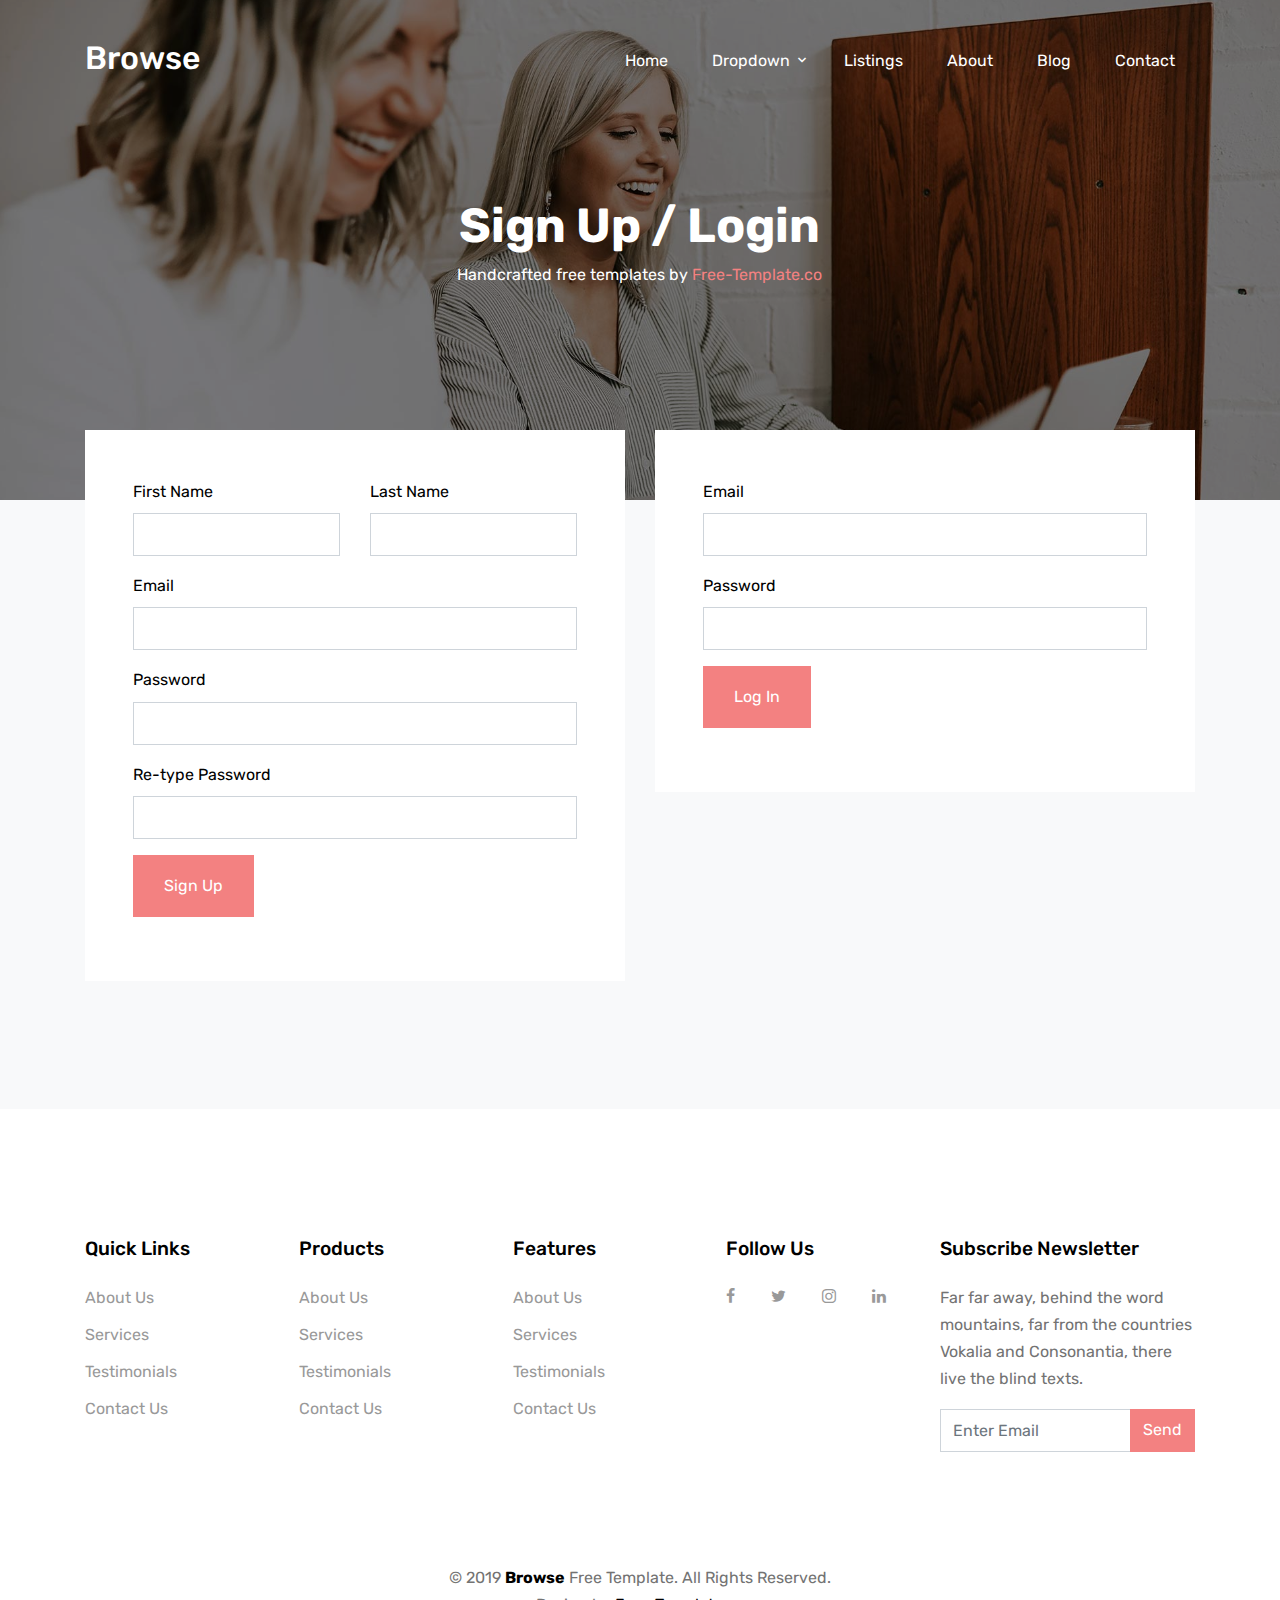
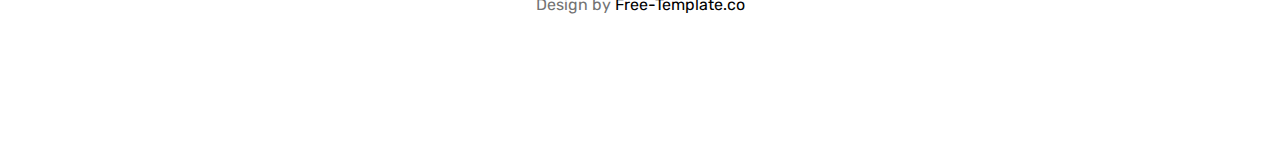
<file: browser-master/browser-master/signup.html>
<!-- 
////////////////////////////////////////////////////////////////

Author: Free-Template.co
Author URL: http://free-template.co.
License: https://creativecommons.org/licenses/by/3.0/
License URL: https://creativecommons.org/licenses/by/3.0/
Site License URL: https://free-template.co/template-license/
  
Website:  https://free-template.co
Facebook: https://www.facebook.com/FreeDashTemplate.co
Twitter:  https://twitter.com/Free_Templateco
RSS Feed: https://feeds.feedburner.com/Free-templateco

////////////////////////////////////////////////////////////////
-->
<!DOCTYPE html>
<html lang="en">
  <head>
    <title>Browse &mdash; Free Website Template by Free-Template.co</title>
    <meta charset="utf-8">
    <meta name="viewport" content="width=device-width, initial-scale=1, shrink-to-fit=no">
    
    <meta name="description" content="" />
    <meta name="keywords" content="" />
    <meta name="author" content="Free-Template.co" />

    <link rel="shortcut icon" href="ftco-32x32.png">

    <link href="https://fonts.googleapis.com/css?family=Rubik:400,700" rel="stylesheet">

    <link rel="stylesheet" href="fonts/icomoon/style.css">

    <link rel="stylesheet" href="css/bootstrap.min.css">
    <link rel="stylesheet" href="css/magnific-popup.css">
    <link rel="stylesheet" href="css/jquery-ui.css">
    <link rel="stylesheet" href="css/owl.carousel.min.css">
    <link rel="stylesheet" href="css/owl.theme.default.min.css">

    <link rel="stylesheet" href="css/bootstrap-datepicker.css">

    <link rel="stylesheet" href="fonts/flaticon/font/flaticon.css">

    <link rel="stylesheet" href="css/aos.css">
    <link rel="stylesheet" href="css/rangeslider.css">

    <link rel="stylesheet" href="css/style.css">
    
  </head>
  <body>
  
  <div class="site-wrap">

    <div class="site-mobile-menu">
      <div class="site-mobile-menu-header">
        <div class="site-mobile-menu-close mt-3">
          <span class="icon-close2 js-menu-toggle"></span>
        </div>
      </div>
      <div class="site-mobile-menu-body"></div>
    </div>
    
    <header class="site-navbar" role="banner">

      <div class="container">
        <div class="row align-items-center">
          
          <div class="col-11 col-xl-2">
            <h1 class="mb-0 site-logo"><a href="index.html" class="text-white h2 mb-0">Browse</a></h1>
          </div>
          <div class="col-12 col-md-10 d-none d-xl-block">
            <nav class="site-navigation position-relative text-right" role="navigation">

              <ul class="site-menu js-clone-nav mr-auto d-none d-lg-block">
                <li><a href="index.html"><span>Home</span></a></li>
                <li class="has-children">
                  <a href="about.html"><span>Dropdown</span></a>
                  <ul class="dropdown arrow-top">
                    <li><a href="#">Menu One</a></li>
                    <li><a href="#">Menu Two</a></li>
                    <li><a href="#">Menu Three</a></li>
                    <li class="has-children">
                      <a href="#">Dropdown</a>
                      <ul class="dropdown">
                        <li><a href="#">Menu One</a></li>
                        <li><a href="#">Menu Two</a></li>
                        <li><a href="#">Menu Three</a></li>
                        <li><a href="#">Menu Four</a></li>
                      </ul>
                    </li>
                  </ul>
                </li>
                <li><a href="listings.html"><span>Listings</span></a></li>
                <li><a href="about.html"><span>About</span></a></li>
                <li><a href="blog.html"><span>Blog</span></a></li>
                <li><a href="contact.html"><span>Contact</span></a></li>
              </ul>
            </nav>
          </div>


          <div class="d-inline-block d-xl-none ml-md-0 mr-auto py-3" style="position: relative; top: 3px;"><a href="#" class="site-menu-toggle js-menu-toggle text-white"><span class="icon-menu h3"></span></a></div>

          </div>

        </div>
      </div>
      
    </header>

  

    <div class="site-blocks-cover inner-page-cover overlay" style="background-image: url(images/hero_1.jpg);" data-aos="fade" data-stellar-background-ratio="0.5">
      <div class="container">
        <div class="row align-items-center justify-content-center text-center">

          <div class="col-md-10" data-aos="fade-up" data-aos-delay="400">
            
            
            <div class="row justify-content-center">
              <div class="col-md-8 text-center">
                <h1>Sign Up / Login</h1>
                <p data-aos="fade-up" data-aos-delay="100">Handcrafted free templates by <a href="https://free-template.co/" target="_blank">Free-Template.co</a></p>
              </div>
            </div>

            
          </div>
        </div>
      </div>
    </div>  

    <div class="site-section bg-light">
      <div class="container">
        <div class="row">
          <div class="col-md-6 mb-5">

            

            <form action="#" class="p-5 bg-white" style="margin-top: -150px;">
             

              <div class="row form-group">
                <div class="col-md-6 mb-3 mb-md-0">
                  <label class="text-black" for="fname">First Name</label>
                  <input type="text" id="fname" class="form-control">
                </div>
                <div class="col-md-6">
                  <label class="text-black" for="lname">Last Name</label>
                  <input type="text" id="lname" class="form-control">
                </div>
              </div>

              <div class="row form-group">
                
                <div class="col-md-12">
                  <label class="text-black" for="email">Email</label> 
                  <input type="email" id="email" class="form-control">
                </div>
              </div>

              <div class="row form-group">
                
                <div class="col-md-12">
                  <label class="text-black" for="pass1">Password</label> 
                  <input type="password" id="pass1" class="form-control">
                </div>
              </div>
              
              <div class="row form-group">
                
                <div class="col-md-12">
                  <label class="text-black" for="pass2">Re-type Password</label> 
                  <input type="password" id="pass2" class="form-control">
                </div>
              </div>
              

              <div class="row form-group">
                <div class="col-md-12">
                  <input type="submit" value="Sign Up" class="btn btn-primary btn-md text-white">
                </div>
              </div>

  
            </form>
          </div>
          <div class="col-md-6 mb-5">

            

            <form action="#" class="p-5 bg-white" style="margin-top: -150px;">
             

              

              <div class="row form-group">
                
                <div class="col-md-12">
                  <label class="text-black" for="email">Email</label> 
                  <input type="email" id="email2" class="form-control">
                </div>
              </div>

              <div class="row form-group">
                
                <div class="col-md-12">
                  <label class="text-black" for="pass1">Password</label> 
                  <input type="password" id="pass3" class="form-control">
                </div>
              </div>
              
              

              <div class="row form-group">
                <div class="col-md-12">
                  <input type="submit" value="Log In" class="btn btn-primary btn-md text-white">
                </div>
              </div>

  
            </form>
          </div>
        </div>
      </div>
    </div>
    
    <footer class="site-footer">
      <div class="container">
        <div class="row">
          <div class="col-md-9">
            <div class="row">
              <div class="col-md-6 mb-5 mb-lg-0 col-lg-3">
                <h2 class="footer-heading mb-4">Quick Links</h2>
                <ul class="list-unstyled">
                  <li><a href="#">About Us</a></li>
                  <li><a href="#">Services</a></li>
                  <li><a href="#">Testimonials</a></li>
                  <li><a href="#">Contact Us</a></li>
                </ul>
              </div>
              <div class="col-md-6 mb-5 mb-lg-0 col-lg-3">
                <h2 class="footer-heading mb-4">Products</h2>
                <ul class="list-unstyled">
                  <li><a href="#">About Us</a></li>
                  <li><a href="#">Services</a></li>
                  <li><a href="#">Testimonials</a></li>
                  <li><a href="#">Contact Us</a></li>
                </ul>
              </div>
              <div class="col-md-6 mb-5 mb-lg-0 col-lg-3">
                <h2 class="footer-heading mb-4">Features</h2>
                <ul class="list-unstyled">
                  <li><a href="#">About Us</a></li>
                  <li><a href="#">Services</a></li>
                  <li><a href="#">Testimonials</a></li>
                  <li><a href="#">Contact Us</a></li>
                </ul>
              </div>
              <div class="col-md-6 mb-5 mb-lg-0 col-lg-3">
                <h2 class="footer-heading mb-4">Follow Us</h2>
                <a href="#" class="pl-0 pr-3"><span class="icon-facebook"></span></a>
                <a href="#" class="pl-3 pr-3"><span class="icon-twitter"></span></a>
                <a href="#" class="pl-3 pr-3"><span class="icon-instagram"></span></a>
                <a href="#" class="pl-3 pr-3"><span class="icon-linkedin"></span></a>
              </div>
            </div>
          </div>
          <div class="col-lg-3">
            <h2 class="footer-heading mb-4">Subscribe Newsletter</h2>
            <p>Far far away, behind the word mountains, far from the countries Vokalia and Consonantia, there live the blind texts.</p>
            <form action="#" method="post">
              <div class="input-group mb-3">
                <input type="text" class="form-control bg-transparent" placeholder="Enter Email" aria-label="Enter Email" aria-describedby="button-addon2">
                <div class="input-group-append">
                  <button class="btn btn-primary text-white" type="button" id="button-addon2">Send</button>
                </div>
              </div>
            </form>
          </div>
        </div>
        <div class="row pt-5 mt-5">
          <div class="col-12 text-md-center text-left">
            <p>
              <!-- Link back to Free-Template.co can't be removed. Template is licensed under CC BY 3.0. -->
          &copy; 2019 <strong class="text-black">Browse</strong> Free Template. All Rights Reserved. <br> Design by <a href="https://free-template.co/" target="_blank" class="text-black">Free-Template.co</a>
          </p>
          </div>
        </div>
      </div>
    </footer>
  </div>

  <script src="js/jquery-3.3.1.min.js"></script>
  <script src="js/jquery-migrate-3.0.1.min.js"></script>
  <script src="js/jquery-ui.js"></script>
  <script src="js/popper.min.js"></script>
  <script src="js/bootstrap.min.js"></script>
  <script src="js/owl.carousel.min.js"></script>
  <script src="js/jquery.stellar.min.js"></script>
  <script src="js/jquery.countdown.min.js"></script>
  <script src="js/jquery.magnific-popup.min.js"></script>
  <script src="js/bootstrap-datepicker.min.js"></script>
  <script src="js/aos.js"></script>
  <script src="js/rangeslider.min.js"></script>
  
  <script src="js/main.js"></script>
  
  </body>
</html>
</file>
<file: healthlink Template/fonts/icomoon/style.css>
@font-face {
  font-family: 'icomoon';
  src:  url('fonts/icomoon.eot?10si43');
  src:  url('fonts/icomoon.eot?10si43#iefix') format('embedded-opentype'),
    url('fonts/icomoon.ttf?10si43') format('truetype'),
    url('fonts/icomoon.woff?10si43') format('woff'),
    url('fonts/icomoon.svg?10si43#icomoon') format('svg');
  font-weight: normal;
  font-style: normal;
}

[class^="icon-"], [class*=" icon-"] {
  /* use !important to prevent issues with browser extensions that change fonts */
  font-family: 'icomoon' !important;
  speak: none;
  font-style: normal;
  font-weight: normal;
  font-variant: normal;
  text-transform: none;
  line-height: 1;

  /* Better Font Rendering =========== */
  -webkit-font-smoothing: antialiased;
  -moz-osx-font-smoothing: grayscale;
}

.icon-asterisk:before {
  content: "\f069";
}
.icon-plus:before {
  content: "\f067";
}
.icon-question:before {
  content: "\f128";
}
.icon-minus:before {
  content: "\f068";
}
.icon-glass:before {
  content: "\f000";
}
.icon-music:before {
  content: "\f001";
}
.icon-search:before {
  content: "\f002";
}
.icon-envelope-o:before {
  content: "\f003";
}
.icon-heart:before {
  content: "\f004";
}
.icon-star:before {
  content: "\f005";
}
.icon-star-o:before {
  content: "\f006";
}
.icon-user:before {
  content: "\f007";
}
.icon-film:before {
  content: "\f008";
}
.icon-th-large:before {
  content: "\f009";
}
.icon-th:before {
  content: "\f00a";
}
.icon-th-list:before {
  content: "\f00b";
}
.icon-check:before {
  content: "\f00c";
}
.icon-close:before {
  content: "\f00d";
}
.icon-remove:before {
  content: "\f00d";
}
.icon-times:before {
  content: "\f00d";
}
.icon-search-plus:before {
  content: "\f00e";
}
.icon-search-minus:before {
  content: "\f010";
}
.icon-power-off:before {
  content: "\f011";
}
.icon-signal:before {
  content: "\f012";
}
.icon-cog:before {
  content: "\f013";
}
.icon-gear:before {
  content: "\f013";
}
.icon-trash-o:before {
  content: "\f014";
}
.icon-home:before {
  content: "\f015";
}
.icon-file-o:before {
  content: "\f016";
}
.icon-clock-o:before {
  content: "\f017";
}
.icon-road:before {
  content: "\f018";
}
.icon-download:before {
  content: "\f019";
}
.icon-arrow-circle-o-down:before {
  content: "\f01a";
}
.icon-arrow-circle-o-up:before {
  content: "\f01b";
}
.icon-inbox:before {
  content: "\f01c";
}
.icon-play-circle-o:before {
  content: "\f01d";
}
.icon-repeat:before {
  content: "\f01e";
}
.icon-rotate-right:before {
  content: "\f01e";
}
.icon-refresh:before {
  content: "\f021";
}
.icon-list-alt:before {
  content: "\f022";
}
.icon-lock:before {
  content: "\f023";
}
.icon-flag:before {
  content: "\f024";
}
.icon-headphones:before {
  content: "\f025";
}
.icon-volume-off:before {
  content: "\f026";
}
.icon-volume-down:before {
  content: "\f027";
}
.icon-volume-up:before {
  content: "\f028";
}
.icon-qrcode:before {
  content: "\f029";
}
.icon-barcode:before {
  content: "\f02a";
}
.icon-tag:before {
  content: "\f02b";
}
.icon-tags:before {
  content: "\f02c";
}
.icon-book:before {
  content: "\f02d";
}
.icon-bookmark:before {
  content: "\f02e";
}
.icon-print:before {
  content: "\f02f";
}
.icon-camera:before {
  content: "\f030";
}
.icon-font:before {
  content: "\f031";
}
.icon-bold:before {
  content: "\f032";
}
.icon-italic:before {
  content: "\f033";
}
.icon-text-height:before {
  content: "\f034";
}
.icon-text-width:before {
  content: "\f035";
}
.icon-align-left:before {
  content: "\f036";
}
.icon-align-center:before {
  content: "\f037";
}
.icon-align-right:before {
  content: "\f038";
}
.icon-align-justify:before {
  content: "\f039";
}
.icon-list:before {
  content: "\f03a";
}
.icon-dedent:before {
  content: "\f03b";
}
.icon-outdent:before {
  content: "\f03b";
}
.icon-indent:before {
  content: "\f03c";
}
.icon-video-camera:before {
  content: "\f03d";
}
.icon-image:before {
  content: "\f03e";
}
.icon-photo:before {
  content: "\f03e";
}
.icon-picture-o:before {
  content: "\f03e";
}
.icon-pencil:before {
  content: "\f040";
}
.icon-map-marker:before {
  content: "\f041";
}
.icon-adjust:before {
  content: "\f042";
}
.icon-tint:before {
  content: "\f043";
}
.icon-edit:before {
  content: "\f044";
}
.icon-pencil-square-o:before {
  content: "\f044";
}
.icon-share-square-o:before {
  content: "\f045";
}
.icon-check-square-o:before {
  content: "\f046";
}
.icon-arrows:before {
  content: "\f047";
}
.icon-step-backward:before {
  content: "\f048";
}
.icon-fast-backward:before {
  content: "\f049";
}
.icon-backward:before {
  content: "\f04a";
}
.icon-play:before {
  content: "\f04b";
}
.icon-pause:before {
  content: "\f04c";
}
.icon-stop:before {
  content: "\f04d";
}
.icon-forward:before {
  content: "\f04e";
}
.icon-fast-forward:before {
  content: "\f050";
}
.icon-step-forward:before {
  content: "\f051";
}
.icon-eject:before {
  content: "\f052";
}
.icon-chevron-left:before {
  content: "\f053";
}
.icon-chevron-right:before {
  content: "\f054";
}
.icon-plus-circle:before {
  content: "\f055";
}
.icon-minus-circle:before {
  content: "\f056";
}
.icon-times-circle:before {
  content: "\f057";
}
.icon-check-circle:before {
  content: "\f058";
}
.icon-question-circle:before {
  content: "\f059";
}
.icon-info-circle:before {
  content: "\f05a";
}
.icon-crosshairs:before {
  content: "\f05b";
}
.icon-times-circle-o:before {
  content: "\f05c";
}
.icon-check-circle-o:before {
  content: "\f05d";
}
.icon-ban:before {
  content: "\f05e";
}
.icon-arrow-left:before {
  content: "\f060";
}
.icon-arrow-right:before {
  content: "\f061";
}
.icon-arrow-up:before {
  content: "\f062";
}
.icon-arrow-down:before {
  content: "\f063";
}
.icon-mail-forward:before {
  content: "\f064";
}
.icon-share:before {
  content: "\f064";
}
.icon-expand:before {
  content: "\f065";
}
.icon-compress:before {
  content: "\f066";
}
.icon-exclamation-circle:before {
  content: "\f06a";
}
.icon-gift:before {
  content: "\f06b";
}
.icon-leaf:before {
  content: "\f06c";
}
.icon-fire:before {
  content: "\f06d";
}
.icon-eye:before {
  content: "\f06e";
}
.icon-eye-slash:before {
  content: "\f070";
}
.icon-exclamation-triangle:before {
  content: "\f071";
}
.icon-warning:before {
  content: "\f071";
}
.icon-plane:before {
  content: "\f072";
}
.icon-calendar:before {
  content: "\f073";
}
.icon-random:before {
  content: "\f074";
}
.icon-comment:before {
  content: "\f075";
}
.icon-magnet:before {
  content: "\f076";
}
.icon-chevron-up:before {
  content: "\f077";
}
.icon-chevron-down:before {
  content: "\f078";
}
.icon-retweet:before {
  content: "\f079";
}
.icon-shopping-cart:before {
  content: "\f07a";
}
.icon-folder:before {
  content: "\f07b";
}
.icon-folder-open:before {
  content: "\f07c";
}
.icon-arrows-v:before {
  content: "\f07d";
}
.icon-arrows-h:before {
  content: "\f07e";
}
.icon-bar-chart:before {
  content: "\f080";
}
.icon-bar-chart-o:before {
  content: "\f080";
}
.icon-twitter-square:before {
  content: "\f081";
}
.icon-facebook-square:before {
  content: "\f082";
}
.icon-camera-retro:before {
  content: "\f083";
}
.icon-key:before {
  content: "\f084";
}
.icon-cogs:before {
  content: "\f085";
}
.icon-gears:before {
  content: "\f085";
}
.icon-comments:before {
  content: "\f086";
}
.icon-thumbs-o-up:before {
  content: "\f087";
}
.icon-thumbs-o-down:before {
  content: "\f088";
}
.icon-star-half:before {
  content: "\f089";
}
.icon-heart-o:before {
  content: "\f08a";
}
.icon-sign-out:before {
  content: "\f08b";
}
.icon-linkedin-square:before {
  content: "\f08c";
}
.icon-thumb-tack:before {
  content: "\f08d";
}
.icon-external-link:before {
  content: "\f08e";
}
.icon-sign-in:before {
  content: "\f090";
}
.icon-trophy:before {
  content: "\f091";
}
.icon-github-square:before {
  content: "\f092";
}
.icon-upload:before {
  content: "\f093";
}
.icon-lemon-o:before {
  content: "\f094";
}
.icon-phone:before {
  content: "\f095";
}
.icon-square-o:before {
  content: "\f096";
}
.icon-bookmark-o:before {
  content: "\f097";
}
.icon-phone-square:before {
  content: "\f098";
}
.icon-twitter:before {
  content: "\f099";
}
.icon-facebook:before {
  content: "\f09a";
}
.icon-facebook-f:before {
  content: "\f09a";
}
.icon-github:before {
  content: "\f09b";
}
.icon-unlock:before {
  content: "\f09c";
}
.icon-credit-card:before {
  content: "\f09d";
}
.icon-feed:before {
  content: "\f09e";
}
.icon-rss:before {
  content: "\f09e";
}
.icon-hdd-o:before {
  content: "\f0a0";
}
.icon-bullhorn:before {
  content: "\f0a1";
}
.icon-bell-o:before {
  content: "\f0a2";
}
.icon-certificate:before {
  content: "\f0a3";
}
.icon-hand-o-right:before {
  content: "\f0a4";
}
.icon-hand-o-left:before {
  content: "\f0a5";
}
.icon-hand-o-up:before {
  content: "\f0a6";
}
.icon-hand-o-down:before {
  content: "\f0a7";
}
.icon-arrow-circle-left:before {
  content: "\f0a8";
}
.icon-arrow-circle-right:before {
  content: "\f0a9";
}
.icon-arrow-circle-up:before {
  content: "\f0aa";
}
.icon-arrow-circle-down:before {
  content: "\f0ab";
}
.icon-globe:before {
  content: "\f0ac";
}
.icon-wrench:before {
  content: "\f0ad";
}
.icon-tasks:before {
  content: "\f0ae";
}
.icon-filter:before {
  content: "\f0b0";
}
.icon-briefcase:before {
  content: "\f0b1";
}
.icon-arrows-alt:before {
  content: "\f0b2";
}
.icon-group:before {
  content: "\f0c0";
}
.icon-users:before {
  content: "\f0c0";
}
.icon-chain:before {
  content: "\f0c1";
}
.icon-link:before {
  content: "\f0c1";
}
.icon-cloud:before {
  content: "\f0c2";
}
.icon-flask:before {
  content: "\f0c3";
}
.icon-cut:before {
  content: "\f0c4";
}
.icon-scissors:before {
  content: "\f0c4";
}
.icon-copy:before {
  content: "\f0c5";
}
.icon-files-o:before {
  content: "\f0c5";
}
.icon-paperclip:before {
  content: "\f0c6";
}
.icon-floppy-o:before {
  content: "\f0c7";
}
.icon-save:before {
  content: "\f0c7";
}
.icon-square:before {
  content: "\f0c8";
}
.icon-bars:before {
  content: "\f0c9";
}
.icon-navicon:before {
  content: "\f0c9";
}
.icon-reorder:before {
  content: "\f0c9";
}
.icon-list-ul:before {
  content: "\f0ca";
}
.icon-list-ol:before {
  content: "\f0cb";
}
.icon-strikethrough:before {
  content: "\f0cc";
}
.icon-underline:before {
  content: "\f0cd";
}
.icon-table:before {
  content: "\f0ce";
}
.icon-magic:before {
  content: "\f0d0";
}
.icon-truck:before {
  content: "\f0d1";
}
.icon-pinterest:before {
  content: "\f0d2";
}
.icon-pinterest-square:before {
  content: "\f0d3";
}
.icon-google-plus-square:before {
  content: "\f0d4";
}
.icon-google-plus:before {
  content: "\f0d5";
}
.icon-money:before {
  content: "\f0d6";
}
.icon-caret-down:before {
  content: "\f0d7";
}
.icon-caret-up:before {
  content: "\f0d8";
}
.icon-caret-left:before {
  content: "\f0d9";
}
.icon-caret-right:before {
  content: "\f0da";
}
.icon-columns:before {
  content: "\f0db";
}
.icon-sort:before {
  content: "\f0dc";
}
.icon-unsorted:before {
  content: "\f0dc";
}
.icon-sort-desc:before {
  content: "\f0dd";
}
.icon-sort-down:before {
  content: "\f0dd";
}
.icon-sort-asc:before {
  content: "\f0de";
}
.icon-sort-up:before {
  content: "\f0de";
}
.icon-envelope:before {
  content: "\f0e0";
}
.icon-linkedin:before {
  content: "\f0e1";
}
.icon-rotate-left:before {
  content: "\f0e2";
}
.icon-undo:before {
  content: "\f0e2";
}
.icon-gavel:before {
  content: "\f0e3";
}
.icon-legal:before {
  content: "\f0e3";
}
.icon-dashboard:before {
  content: "\f0e4";
}
.icon-tachometer:before {
  content: "\f0e4";
}
.icon-comment-o:before {
  content: "\f0e5";
}
.icon-comments-o:before {
  content: "\f0e6";
}
.icon-bolt:before {
  content: "\f0e7";
}
.icon-flash:before {
  content: "\f0e7";
}
.icon-sitemap:before {
  content: "\f0e8";
}
.icon-umbrella:before {
  content: "\f0e9";
}
.icon-clipboard:before {
  content: "\f0ea";
}
.icon-paste:before {
  content: "\f0ea";
}
.icon-lightbulb-o:before {
  content: "\f0eb";
}
.icon-exchange:before {
  content: "\f0ec";
}
.icon-cloud-download:before {
  content: "\f0ed";
}
.icon-cloud-upload:before {
  content: "\f0ee";
}
.icon-user-md:before {
  content: "\f0f0";
}
.icon-stethoscope:before {
  content: "\f0f1";
}
.icon-suitcase:before {
  content: "\f0f2";
}
.icon-bell:before {
  content: "\f0f3";
}
.icon-coffee:before {
  content: "\f0f4";
}
.icon-cutlery:before {
  content: "\f0f5";
}
.icon-file-text-o:before {
  content: "\f0f6";
}
.icon-building-o:before {
  content: "\f0f7";
}
.icon-hospital-o:before {
  content: "\f0f8";
}
.icon-ambulance:before {
  content: "\f0f9";
}
.icon-medkit:before {
  content: "\f0fa";
}
.icon-fighter-jet:before {
  content: "\f0fb";
}
.icon-beer:before {
  content: "\f0fc";
}
.icon-h-square:before {
  content: "\f0fd";
}
.icon-plus-square:before {
  content: "\f0fe";
}
.icon-angle-double-left:before {
  content: "\f100";
}
.icon-angle-double-right:before {
  content: "\f101";
}
.icon-angle-double-up:before {
  content: "\f102";
}
.icon-angle-double-down:before {
  content: "\f103";
}
.icon-angle-left:before {
  content: "\f104";
}
.icon-angle-right:before {
  content: "\f105";
}
.icon-angle-up:before {
  content: "\f106";
}
.icon-angle-down:before {
  content: "\f107";
}
.icon-desktop:before {
  content: "\f108";
}
.icon-laptop:before {
  content: "\f109";
}
.icon-tablet:before {
  content: "\f10a";
}
.icon-mobile:before {
  content: "\f10b";
}
.icon-mobile-phone:before {
  content: "\f10b";
}
.icon-circle-o:before {
  content: "\f10c";
}
.icon-quote-left:before {
  content: "\f10d";
}
.icon-quote-right:before {
  content: "\f10e";
}
.icon-spinner:before {
  content: "\f110";
}
.icon-circle:before {
  content: "\f111";
}
.icon-mail-reply:before {
  content: "\f112";
}
.icon-reply:before {
  content: "\f112";
}
.icon-github-alt:before {
  content: "\f113";
}
.icon-folder-o:before {
  content: "\f114";
}
.icon-folder-open-o:before {
  content: "\f115";
}
.icon-smile-o:before {
  content: "\f118";
}
.icon-frown-o:before {
  content: "\f119";
}
.icon-meh-o:before {
  content: "\f11a";
}
.icon-gamepad:before {
  content: "\f11b";
}
.icon-keyboard-o:before {
  content: "\f11c";
}
.icon-flag-o:before {
  content: "\f11d";
}
.icon-flag-checkered:before {
  content: "\f11e";
}
.icon-terminal:before {
  content: "\f120";
}
.icon-code:before {
  content: "\f121";
}
.icon-mail-reply-all:before {
  content: "\f122";
}
.icon-reply-all:before {
  content: "\f122";
}
.icon-star-half-empty:before {
  content: "\f123";
}
.icon-star-half-full:before {
  content: "\f123";
}
.icon-star-half-o:before {
  content: "\f123";
}
.icon-location-arrow:before {
  content: "\f124";
}
.icon-crop:before {
  content: "\f125";
}
.icon-code-fork:before {
  content: "\f126";
}
.icon-chain-broken:before {
  content: "\f127";
}
.icon-unlink:before {
  content: "\f127";
}
.icon-info:before {
  content: "\f129";
}
.icon-exclamation:before {
  content: "\f12a";
}
.icon-superscript:before {
  content: "\f12b";
}
.icon-subscript:before {
  content: "\f12c";
}
.icon-eraser:before {
  content: "\f12d";
}
.icon-puzzle-piece:before {
  content: "\f12e";
}
.icon-microphone:before {
  content: "\f130";
}
.icon-microphone-slash:before {
  content: "\f131";
}
.icon-shield:before {
  content: "\f132";
}
.icon-calendar-o:before {
  content: "\f133";
}
.icon-fire-extinguisher:before {
  content: "\f134";
}
.icon-rocket:before {
  content: "\f135";
}
.icon-maxcdn:before {
  content: "\f136";
}
.icon-chevron-circle-left:before {
  content: "\f137";
}
.icon-chevron-circle-right:before {
  content: "\f138";
}
.icon-chevron-circle-up:before {
  content: "\f139";
}
.icon-chevron-circle-down:before {
  content: "\f13a";
}
.icon-html5:before {
  content: "\f13b";
}
.icon-css3:before {
  content: "\f13c";
}
.icon-anchor:before {
  content: "\f13d";
}
.icon-unlock-alt:before {
  content: "\f13e";
}
.icon-bullseye:before {
  content: "\f140";
}
.icon-ellipsis-h:before {
  content: "\f141";
}
.icon-ellipsis-v:before {
  content: "\f142";
}
.icon-rss-square:before {
  content: "\f143";
}
.icon-play-circle:before {
  content: "\f144";
}
.icon-ticket:before {
  content: "\f145";
}
.icon-minus-square:before {
  content: "\f146";
}
.icon-minus-square-o:before {
  content: "\f147";
}
.icon-level-up:before {
  content: "\f148";
}
.icon-level-down:before {
  content: "\f149";
}
.icon-check-square:before {
  content: "\f14a";
}
.icon-pencil-square:before {
  content: "\f14b";
}
.icon-external-link-square:before {
  content: "\f14c";
}
.icon-share-square:before {
  content: "\f14d";
}
.icon-compass:before {
  content: "\f14e";
}
.icon-caret-square-o-down:before {
  content: "\f150";
}
.icon-toggle-down:before {
  content: "\f150";
}
.icon-caret-square-o-up:before {
  content: "\f151";
}
.icon-toggle-up:before {
  content: "\f151";
}
.icon-caret-square-o-right:before {
  content: "\f152";
}
.icon-toggle-right:before {
  content: "\f152";
}
.icon-eur:before {
  content: "\f153";
}
.icon-euro:before {
  content: "\f153";
}
.icon-gbp:before {
  content: "\f154";
}
.icon-dollar:before {
  content: "\f155";
}
.icon-usd:before {
  content: "\f155";
}
.icon-inr:before {
  content: "\f156";
}
.icon-rupee:before {
  content: "\f156";
}
.icon-cny:before {
  content: "\f157";
}
.icon-jpy:before {
  content: "\f157";
}
.icon-rmb:before {
  content: "\f157";
}
.icon-yen:before {
  content: "\f157";
}
.icon-rouble:before {
  content: "\f158";
}
.icon-rub:before {
  content: "\f158";
}
.icon-ruble:before {
  content: "\f158";
}
.icon-krw:before {
  content: "\f159";
}
.icon-won:before {
  content: "\f159";
}
.icon-bitcoin:before {
  content: "\f15a";
}
.icon-btc:before {
  content: "\f15a";
}
.icon-file:before {
  content: "\f15b";
}
.icon-file-text:before {
  content: "\f15c";
}
.icon-sort-alpha-asc:before {
  content: "\f15d";
}
.icon-sort-alpha-desc:before {
  content: "\f15e";
}
.icon-sort-amount-asc:before {
  content: "\f160";
}
.icon-sort-amount-desc:before {
  content: "\f161";
}
.icon-sort-numeric-asc:before {
  content: "\f162";
}
.icon-sort-numeric-desc:before {
  content: "\f163";
}
.icon-thumbs-up:before {
  content: "\f164";
}
.icon-thumbs-down:before {
  content: "\f165";
}
.icon-youtube-square:before {
  content: "\f166";
}
.icon-youtube:before {
  content: "\f167";
}
.icon-xing:before {
  content: "\f168";
}
.icon-xing-square:before {
  content: "\f169";
}
.icon-youtube-play:before {
  content: "\f16a";
}
.icon-dropbox:before {
  content: "\f16b";
}
.icon-stack-overflow:before {
  content: "\f16c";
}
.icon-instagram:before {
  content: "\f16d";
}
.icon-flickr:before {
  content: "\f16e";
}
.icon-adn:before {
  content: "\f170";
}
.icon-bitbucket:before {
  content: "\f171";
}
.icon-bitbucket-square:before {
  content: "\f172";
}
.icon-tumblr:before {
  content: "\f173";
}
.icon-tumblr-square:before {
  content: "\f174";
}
.icon-long-arrow-down:before {
  content: "\f175";
}
.icon-long-arrow-up:before {
  content: "\f176";
}
.icon-long-arrow-left:before {
  content: "\f177";
}
.icon-long-arrow-right:before {
  content: "\f178";
}
.icon-apple:before {
  content: "\f179";
}
.icon-windows:before {
  content: "\f17a";
}
.icon-android:before {
  content: "\f17b";
}
.icon-linux:before {
  content: "\f17c";
}
.icon-dribbble:before {
  content: "\f17d";
}
.icon-skype:before {
  content: "\f17e";
}
.icon-foursquare:before {
  content: "\f180";
}
.icon-trello:before {
  content: "\f181";
}
.icon-female:before {
  content: "\f182";
}
.icon-male:before {
  content: "\f183";
}
.icon-gittip:before {
  content: "\f184";
}
.icon-gratipay:before {
  content: "\f184";
}
.icon-sun-o:before {
  content: "\f185";
}
.icon-moon-o:before {
  content: "\f186";
}
.icon-archive:before {
  content: "\f187";
}
.icon-bug:before {
  content: "\f188";
}
.icon-vk:before {
  content: "\f189";
}
.icon-weibo:before {
  content: "\f18a";
}
.icon-renren:before {
  content: "\f18b";
}
.icon-pagelines:before {
  content: "\f18c";
}
.icon-stack-exchange:before {
  content: "\f18d";
}
.icon-arrow-circle-o-right:before {
  content: "\f18e";
}
.icon-arrow-circle-o-left:before {
  content: "\f190";
}
.icon-caret-square-o-left:before {
  content: "\f191";
}
.icon-toggle-left:before {
  content: "\f191";
}
.icon-dot-circle-o:before {
  content: "\f192";
}
.icon-wheelchair:before {
  content: "\f193";
}
.icon-vimeo-square:before {
  content: "\f194";
}
.icon-try:before {
  content: "\f195";
}
.icon-turkish-lira:before {
  content: "\f195";
}
.icon-plus-square-o:before {
  content: "\f196";
}
.icon-space-shuttle:before {
  content: "\f197";
}
.icon-slack:before {
  content: "\f198";
}
.icon-envelope-square:before {
  content: "\f199";
}
.icon-wordpress:before {
  content: "\f19a";
}
.icon-openid:before {
  content: "\f19b";
}
.icon-bank:before {
  content: "\f19c";
}
.icon-institution:before {
  content: "\f19c";
}
.icon-university:before {
  content: "\f19c";
}
.icon-graduation-cap:before {
  content: "\f19d";
}
.icon-mortar-board:before {
  content: "\f19d";
}
.icon-yahoo:before {
  content: "\f19e";
}
.icon-google:before {
  content: "\f1a0";
}
.icon-reddit:before {
  content: "\f1a1";
}
.icon-reddit-square:before {
  content: "\f1a2";
}
.icon-stumbleupon-circle:before {
  content: "\f1a3";
}
.icon-stumbleupon:before {
  content: "\f1a4";
}
.icon-delicious:before {
  content: "\f1a5";
}
.icon-digg:before {
  content: "\f1a6";
}
.icon-pied-piper-pp:before {
  content: "\f1a7";
}
.icon-pied-piper-alt:before {
  content: "\f1a8";
}
.icon-drupal:before {
  content: "\f1a9";
}
.icon-joomla:before {
  content: "\f1aa";
}
.icon-language:before {
  content: "\f1ab";
}
.icon-fax:before {
  content: "\f1ac";
}
.icon-building:before {
  content: "\f1ad";
}
.icon-child:before {
  content: "\f1ae";
}
.icon-paw:before {
  content: "\f1b0";
}
.icon-spoon:before {
  content: "\f1b1";
}
.icon-cube:before {
  content: "\f1b2";
}
.icon-cubes:before {
  content: "\f1b3";
}
.icon-behance:before {
  content: "\f1b4";
}
.icon-behance-square:before {
  content: "\f1b5";
}
.icon-steam:before {
  content: "\f1b6";
}
.icon-steam-square:before {
  content: "\f1b7";
}
.icon-recycle:before {
  content: "\f1b8";
}
.icon-automobile:before {
  content: "\f1b9";
}
.icon-car:before {
  content: "\f1b9";
}
.icon-cab:before {
  content: "\f1ba";
}
.icon-taxi:before {
  content: "\f1ba";
}
.icon-tree:before {
  content: "\f1bb";
}
.icon-spotify:before {
  content: "\f1bc";
}
.icon-deviantart:before {
  content: "\f1bd";
}
.icon-soundcloud:before {
  content: "\f1be";
}
.icon-database:before {
  content: "\f1c0";
}
.icon-file-pdf-o:before {
  content: "\f1c1";
}
.icon-file-word-o:before {
  content: "\f1c2";
}
.icon-file-excel-o:before {
  content: "\f1c3";
}
.icon-file-powerpoint-o:before {
  content: "\f1c4";
}
.icon-file-image-o:before {
  content: "\f1c5";
}
.icon-file-photo-o:before {
  content: "\f1c5";
}
.icon-file-picture-o:before {
  content: "\f1c5";
}
.icon-file-archive-o:before {
  content: "\f1c6";
}
.icon-file-zip-o:before {
  content: "\f1c6";
}
.icon-file-audio-o:before {
  content: "\f1c7";
}
.icon-file-sound-o:before {
  content: "\f1c7";
}
.icon-file-movie-o:before {
  content: "\f1c8";
}
.icon-file-video-o:before {
  content: "\f1c8";
}
.icon-file-code-o:before {
  content: "\f1c9";
}
.icon-vine:before {
  content: "\f1ca";
}
.icon-codepen:before {
  content: "\f1cb";
}
.icon-jsfiddle:before {
  content: "\f1cc";
}
.icon-life-bouy:before {
  content: "\f1cd";
}
.icon-life-buoy:before {
  content: "\f1cd";
}
.icon-life-ring:before {
  content: "\f1cd";
}
.icon-life-saver:before {
  content: "\f1cd";
}
.icon-support:before {
  content: "\f1cd";
}
.icon-circle-o-notch:before {
  content: "\f1ce";
}
.icon-ra:before {
  content: "\f1d0";
}
.icon-rebel:before {
  content: "\f1d0";
}
.icon-resistance:before {
  content: "\f1d0";
}
.icon-empire:before {
  content: "\f1d1";
}
.icon-ge:before {
  content: "\f1d1";
}
.icon-git-square:before {
  content: "\f1d2";
}
.icon-git:before {
  content: "\f1d3";
}
.icon-hacker-news:before {
  content: "\f1d4";
}
.icon-y-combinator-square:before {
  content: "\f1d4";
}
.icon-yc-square:before {
  content: "\f1d4";
}
.icon-tencent-weibo:before {
  content: "\f1d5";
}
.icon-qq:before {
  content: "\f1d6";
}
.icon-wechat:before {
  content: "\f1d7";
}
.icon-weixin:before {
  content: "\f1d7";
}
.icon-paper-plane:before {
  content: "\f1d8";
}
.icon-send:before {
  content: "\f1d8";
}
.icon-paper-plane-o:before {
  content: "\f1d9";
}
.icon-send-o:before {
  content: "\f1d9";
}
.icon-history:before {
  content: "\f1da";
}
.icon-circle-thin:before {
  content: "\f1db";
}
.icon-header:before {
  content: "\f1dc";
}
.icon-paragraph:before {
  content: "\f1dd";
}
.icon-sliders:before {
  content: "\f1de";
}
.icon-share-alt:before {
  content: "\f1e0";
}
.icon-share-alt-square:before {
  content: "\f1e1";
}
.icon-bomb:before {
  content: "\f1e2";
}
.icon-futbol-o:before {
  content: "\f1e3";
}
.icon-soccer-ball-o:before {
  content: "\f1e3";
}
.icon-tty:before {
  content: "\f1e4";
}
.icon-binoculars:before {
  content: "\f1e5";
}
.icon-plug:before {
  content: "\f1e6";
}
.icon-slideshare:before {
  content: "\f1e7";
}
.icon-twitch:before {
  content: "\f1e8";
}
.icon-yelp:before {
  content: "\f1e9";
}
.icon-newspaper-o:before {
  content: "\f1ea";
}
.icon-wifi:before {
  content: "\f1eb";
}
.icon-calculator:before {
  content: "\f1ec";
}
.icon-paypal:before {
  content: "\f1ed";
}
.icon-google-wallet:before {
  content: "\f1ee";
}
.icon-cc-visa:before {
  content: "\f1f0";
}
.icon-cc-mastercard:before {
  content: "\f1f1";
}
.icon-cc-discover:before {
  content: "\f1f2";
}
.icon-cc-amex:before {
  content: "\f1f3";
}
.icon-cc-paypal:before {
  content: "\f1f4";
}
.icon-cc-stripe:before {
  content: "\f1f5";
}
.icon-bell-slash:before {
  content: "\f1f6";
}
.icon-bell-slash-o:before {
  content: "\f1f7";
}
.icon-trash:before {
  content: "\f1f8";
}
.icon-copyright:before {
  content: "\f1f9";
}
.icon-at:before {
  content: "\f1fa";
}
.icon-eyedropper:before {
  content: "\f1fb";
}
.icon-paint-brush:before {
  content: "\f1fc";
}
.icon-birthday-cake:before {
  content: "\f1fd";
}
.icon-area-chart:before {
  content: "\f1fe";
}
.icon-pie-chart:before {
  content: "\f200";
}
.icon-line-chart:before {
  content: "\f201";
}
.icon-lastfm:before {
  content: "\f202";
}
.icon-lastfm-square:before {
  content: "\f203";
}
.icon-toggle-off:before {
  content: "\f204";
}
.icon-toggle-on:before {
  content: "\f205";
}
.icon-bicycle:before {
  content: "\f206";
}
.icon-bus:before {
  content: "\f207";
}
.icon-ioxhost:before {
  content: "\f208";
}
.icon-angellist:before {
  content: "\f209";
}
.icon-cc:before {
  content: "\f20a";
}
.icon-ils:before {
  content: "\f20b";
}
.icon-shekel:before {
  content: "\f20b";
}
.icon-sheqel:before {
  content: "\f20b";
}
.icon-meanpath:before {
  content: "\f20c";
}
.icon-buysellads:before {
  content: "\f20d";
}
.icon-connectdevelop:before {
  content: "\f20e";
}
.icon-dashcube:before {
  content: "\f210";
}
.icon-forumbee:before {
  content: "\f211";
}
.icon-leanpub:before {
  content: "\f212";
}
.icon-sellsy:before {
  content: "\f213";
}
.icon-shirtsinbulk:before {
  content: "\f214";
}
.icon-simplybuilt:before {
  content: "\f215";
}
.icon-skyatlas:before {
  content: "\f216";
}
.icon-cart-plus:before {
  content: "\f217";
}
.icon-cart-arrow-down:before {
  content: "\f218";
}
.icon-diamond:before {
  content: "\f219";
}
.icon-ship:before {
  content: "\f21a";
}
.icon-user-secret:before {
  content: "\f21b";
}
.icon-motorcycle:before {
  content: "\f21c";
}
.icon-street-view:before {
  content: "\f21d";
}
.icon-heartbeat:before {
  content: "\f21e";
}
.icon-venus:before {
  content: "\f221";
}
.icon-mars:before {
  content: "\f222";
}
.icon-mercury:before {
  content: "\f223";
}
.icon-intersex:before {
  content: "\f224";
}
.icon-transgender:before {
  content: "\f224";
}
.icon-transgender-alt:before {
  content: "\f225";
}
.icon-venus-double:before {
  content: "\f226";
}
.icon-mars-double:before {
  content: "\f227";
}
.icon-venus-mars:before {
  content: "\f228";
}
.icon-mars-stroke:before {
  content: "\f229";
}
.icon-mars-stroke-v:before {
  content: "\f22a";
}
.icon-mars-stroke-h:before {
  content: "\f22b";
}
.icon-neuter:before {
  content: "\f22c";
}
.icon-genderless:before {
  content: "\f22d";
}
.icon-facebook-official:before {
  content: "\f230";
}
.icon-pinterest-p:before {
  content: "\f231";
}
.icon-whatsapp:before {
  content: "\f232";
}
.icon-server:before {
  content: "\f233";
}
.icon-user-plus:before {
  content: "\f234";
}
.icon-user-times:before {
  content: "\f235";
}
.icon-bed:before {
  content: "\f236";
}
.icon-hotel:before {
  content: "\f236";
}
.icon-viacoin:before {
  content: "\f237";
}
.icon-train:before {
  content: "\f238";
}
.icon-subway:before {
  content: "\f239";
}
.icon-medium:before {
  content: "\f23a";
}
.icon-y-combinator:before {
  content: "\f23b";
}
.icon-yc:before {
  content: "\f23b";
}
.icon-optin-monster:before {
  content: "\f23c";
}
.icon-opencart:before {
  content: "\f23d";
}
.icon-expeditedssl:before {
  content: "\f23e";
}
.icon-battery:before {
  content: "\f240";
}
.icon-battery-4:before {
  content: "\f240";
}
.icon-battery-full:before {
  content: "\f240";
}
.icon-battery-3:before {
  content: "\f241";
}
.icon-battery-three-quarters:before {
  content: "\f241";
}
.icon-battery-2:before {
  content: "\f242";
}
.icon-battery-half:before {
  content: "\f242";
}
.icon-battery-1:before {
  content: "\f243";
}
.icon-battery-quarter:before {
  content: "\f243";
}
.icon-battery-0:before {
  content: "\f244";
}
.icon-battery-empty:before {
  content: "\f244";
}
.icon-mouse-pointer:before {
  content: "\f245";
}
.icon-i-cursor:before {
  content: "\f246";
}
.icon-object-group:before {
  content: "\f247";
}
.icon-object-ungroup:before {
  content: "\f248";
}
.icon-sticky-note:before {
  content: "\f249";
}
.icon-sticky-note-o:before {
  content: "\f24a";
}
.icon-cc-jcb:before {
  content: "\f24b";
}
.icon-cc-diners-club:before {
  content: "\f24c";
}
.icon-clone:before {
  content: "\f24d";
}
.icon-balance-scale:before {
  content: "\f24e";
}
.icon-hourglass-o:before {
  content: "\f250";
}
.icon-hourglass-1:before {
  content: "\f251";
}
.icon-hourglass-start:before {
  content: "\f251";
}
.icon-hourglass-2:before {
  content: "\f252";
}
.icon-hourglass-half:before {
  content: "\f252";
}
.icon-hourglass-3:before {
  content: "\f253";
}
.icon-hourglass-end:before {
  content: "\f253";
}
.icon-hourglass:before {
  content: "\f254";
}
.icon-hand-grab-o:before {
  content: "\f255";
}
.icon-hand-rock-o:before {
  content: "\f255";
}
.icon-hand-paper-o:before {
  content: "\f256";
}
.icon-hand-stop-o:before {
  content: "\f256";
}
.icon-hand-scissors-o:before {
  content: "\f257";
}
.icon-hand-lizard-o:before {
  content: "\f258";
}
.icon-hand-spock-o:before {
  content: "\f259";
}
.icon-hand-pointer-o:before {
  content: "\f25a";
}
.icon-hand-peace-o:before {
  content: "\f25b";
}
.icon-trademark:before {
  content: "\f25c";
}
.icon-registered:before {
  content: "\f25d";
}
.icon-creative-commons:before {
  content: "\f25e";
}
.icon-gg:before {
  content: "\f260";
}
.icon-gg-circle:before {
  content: "\f261";
}
.icon-tripadvisor:before {
  content: "\f262";
}
.icon-odnoklassniki:before {
  content: "\f263";
}
.icon-odnoklassniki-square:before {
  content: "\f264";
}
.icon-get-pocket:before {
  content: "\f265";
}
.icon-wikipedia-w:before {
  content: "\f266";
}
.icon-safari:before {
  content: "\f267";
}
.icon-chrome:before {
  content: "\f268";
}
.icon-firefox:before {
  content: "\f269";
}
.icon-opera:before {
  content: "\f26a";
}
.icon-internet-explorer:before {
  content: "\f26b";
}
.icon-television:before {
  content: "\f26c";
}
.icon-tv:before {
  content: "\f26c";
}
.icon-contao:before {
  content: "\f26d";
}
.icon-500px:before {
  content: "\f26e";
}
.icon-amazon:before {
  content: "\f270";
}
.icon-calendar-plus-o:before {
  content: "\f271";
}
.icon-calendar-minus-o:before {
  content: "\f272";
}
.icon-calendar-times-o:before {
  content: "\f273";
}
.icon-calendar-check-o:before {
  content: "\f274";
}
.icon-industry:before {
  content: "\f275";
}
.icon-map-pin:before {
  content: "\f276";
}
.icon-map-signs:before {
  content: "\f277";
}
.icon-map-o:before {
  content: "\f278";
}
.icon-map:before {
  content: "\f279";
}
.icon-commenting:before {
  content: "\f27a";
}
.icon-commenting-o:before {
  content: "\f27b";
}
.icon-houzz:before {
  content: "\f27c";
}
.icon-vimeo:before {
  content: "\f27d";
}
.icon-black-tie:before {
  content: "\f27e";
}
.icon-fonticons:before {
  content: "\f280";
}
.icon-reddit-alien:before {
  content: "\f281";
}
.icon-edge:before {
  content: "\f282";
}
.icon-credit-card-alt:before {
  content: "\f283";
}
.icon-codiepie:before {
  content: "\f284";
}
.icon-modx:before {
  content: "\f285";
}
.icon-fort-awesome:before {
  content: "\f286";
}
.icon-usb:before {
  content: "\f287";
}
.icon-product-hunt:before {
  content: "\f288";
}
.icon-mixcloud:before {
  content: "\f289";
}
.icon-scribd:before {
  content: "\f28a";
}
.icon-pause-circle:before {
  content: "\f28b";
}
.icon-pause-circle-o:before {
  content: "\f28c";
}
.icon-stop-circle:before {
  content: "\f28d";
}
.icon-stop-circle-o:before {
  content: "\f28e";
}
.icon-shopping-bag:before {
  content: "\f290";
}
.icon-shopping-basket:before {
  content: "\f291";
}
.icon-hashtag:before {
  content: "\f292";
}
.icon-bluetooth:before {
  content: "\f293";
}
.icon-bluetooth-b:before {
  content: "\f294";
}
.icon-percent:before {
  content: "\f295";
}
.icon-gitlab:before {
  content: "\f296";
}
.icon-wpbeginner:before {
  content: "\f297";
}
.icon-wpforms:before {
  content: "\f298";
}
.icon-envira:before {
  content: "\f299";
}
.icon-universal-access:before {
  content: "\f29a";
}
.icon-wheelchair-alt:before {
  content: "\f29b";
}
.icon-question-circle-o:before {
  content: "\f29c";
}
.icon-blind:before {
  content: "\f29d";
}
.icon-audio-description:before {
  content: "\f29e";
}
.icon-volume-control-phone:before {
  content: "\f2a0";
}
.icon-braille:before {
  content: "\f2a1";
}
.icon-assistive-listening-systems:before {
  content: "\f2a2";
}
.icon-american-sign-language-interpreting:before {
  content: "\f2a3";
}
.icon-asl-interpreting:before {
  content: "\f2a3";
}
.icon-deaf:before {
  content: "\f2a4";
}
.icon-deafness:before {
  content: "\f2a4";
}
.icon-hard-of-hearing:before {
  content: "\f2a4";
}
.icon-glide:before {
  content: "\f2a5";
}
.icon-glide-g:before {
  content: "\f2a6";
}
.icon-sign-language:before {
  content: "\f2a7";
}
.icon-signing:before {
  content: "\f2a7";
}
.icon-low-vision:before {
  content: "\f2a8";
}
.icon-viadeo:before {
  content: "\f2a9";
}
.icon-viadeo-square:before {
  content: "\f2aa";
}
.icon-snapchat:before {
  content: "\f2ab";
}
.icon-snapchat-ghost:before {
  content: "\f2ac";
}
.icon-snapchat-square:before {
  content: "\f2ad";
}
.icon-pied-piper:before {
  content: "\f2ae";
}
.icon-first-order:before {
  content: "\f2b0";
}
.icon-yoast:before {
  content: "\f2b1";
}
.icon-themeisle:before {
  content: "\f2b2";
}
.icon-google-plus-circle:before {
  content: "\f2b3";
}
.icon-google-plus-official:before {
  content: "\f2b3";
}
.icon-fa:before {
  content: "\f2b4";
}
.icon-font-awesome:before {
  content: "\f2b4";
}
.icon-handshake-o:before {
  content: "\f2b5";
}
.icon-envelope-open:before {
  content: "\f2b6";
}
.icon-envelope-open-o:before {
  content: "\f2b7";
}
.icon-linode:before {
  content: "\f2b8";
}
.icon-address-book:before {
  content: "\f2b9";
}
.icon-address-book-o:before {
  content: "\f2ba";
}
.icon-address-card:before {
  content: "\f2bb";
}
.icon-vcard:before {
  content: "\f2bb";
}
.icon-address-card-o:before {
  content: "\f2bc";
}
.icon-vcard-o:before {
  content: "\f2bc";
}
.icon-user-circle:before {
  content: "\f2bd";
}
.icon-user-circle-o:before {
  content: "\f2be";
}
.icon-user-o:before {
  content: "\f2c0";
}
.icon-id-badge:before {
  content: "\f2c1";
}
.icon-drivers-license:before {
  content: "\f2c2";
}
.icon-id-card:before {
  content: "\f2c2";
}
.icon-drivers-license-o:before {
  content: "\f2c3";
}
.icon-id-card-o:before {
  content: "\f2c3";
}
.icon-quora:before {
  content: "\f2c4";
}
.icon-free-code-camp:before {
  content: "\f2c5";
}
.icon-telegram:before {
  content: "\f2c6";
}
.icon-thermometer:before {
  content: "\f2c7";
}
.icon-thermometer-4:before {
  content: "\f2c7";
}
.icon-thermometer-full:before {
  content: "\f2c7";
}
.icon-thermometer-3:before {
  content: "\f2c8";
}
.icon-thermometer-three-quarters:before {
  content: "\f2c8";
}
.icon-thermometer-2:before {
  content: "\f2c9";
}
.icon-thermometer-half:before {
  content: "\f2c9";
}
.icon-thermometer-1:before {
  content: "\f2ca";
}
.icon-thermometer-quarter:before {
  content: "\f2ca";
}
.icon-thermometer-0:before {
  content: "\f2cb";
}
.icon-thermometer-empty:before {
  content: "\f2cb";
}
.icon-shower:before {
  content: "\f2cc";
}
.icon-bath:before {
  content: "\f2cd";
}
.icon-bathtub:before {
  content: "\f2cd";
}
.icon-s15:before {
  content: "\f2cd";
}
.icon-podcast:before {
  content: "\f2ce";
}
.icon-window-maximize:before {
  content: "\f2d0";
}
.icon-window-minimize:before {
  content: "\f2d1";
}
.icon-window-restore:before {
  content: "\f2d2";
}
.icon-times-rectangle:before {
  content: "\f2d3";
}
.icon-window-close:before {
  content: "\f2d3";
}
.icon-times-rectangle-o:before {
  content: "\f2d4";
}
.icon-window-close-o:before {
  content: "\f2d4";
}
.icon-bandcamp:before {
  content: "\f2d5";
}
.icon-grav:before {
  content: "\f2d6";
}
.icon-etsy:before {
  content: "\f2d7";
}
.icon-imdb:before {
  content: "\f2d8";
}
.icon-ravelry:before {
  content: "\f2d9";
}
.icon-eercast:before {
  content: "\f2da";
}
.icon-microchip:before {
  content: "\f2db";
}
.icon-snowflake-o:before {
  content: "\f2dc";
}
.icon-superpowers:before {
  content: "\f2dd";
}
.icon-wpexplorer:before {
  content: "\f2de";
}
.icon-meetup:before {
  content: "\f2e0";
}
.icon-3d_rotation:before {
  content: "\e84d";
}
.icon-ac_unit:before {
  content: "\eb3b";
}
.icon-alarm:before {
  content: "\e855";
}
.icon-access_alarms:before {
  content: "\e191";
}
.icon-schedule:before {
  content: "\e8b5";
}
.icon-accessibility:before {
  content: "\e84e";
}
.icon-accessible:before {
  content: "\e914";
}
.icon-account_balance:before {
  content: "\e84f";
}
.icon-account_balance_wallet:before {
  content: "\e850";
}
.icon-account_box:before {
  content: "\e851";
}
.icon-account_circle:before {
  content: "\e853";
}
.icon-adb:before {
  content: "\e60e";
}
.icon-add:before {
  content: "\e145";
}
.icon-add_a_photo:before {
  content: "\e439";
}
.icon-alarm_add:before {
  content: "\e856";
}
.icon-add_alert:before {
  content: "\e003";
}
.icon-add_box:before {
  content: "\e146";
}
.icon-add_circle:before {
  content: "\e147";
}
.icon-control_point:before {
  content: "\e3ba";
}
.icon-add_location:before {
  content: "\e567";
}
.icon-add_shopping_cart:before {
  content: "\e854";
}
.icon-queue:before {
  content: "\e03c";
}
.icon-add_to_queue:before {
  content: "\e05c";
}
.icon-adjust2:before {
  content: "\e39e";
}
.icon-airline_seat_flat:before {
  content: "\e630";
}
.icon-airline_seat_flat_angled:before {
  content: "\e631";
}
.icon-airline_seat_individual_suite:before {
  content: "\e632";
}
.icon-airline_seat_legroom_extra:before {
  content: "\e633";
}
.icon-airline_seat_legroom_normal:before {
  content: "\e634";
}
.icon-airline_seat_legroom_reduced:before {
  content: "\e635";
}
.icon-airline_seat_recline_extra:before {
  content: "\e636";
}
.icon-airline_seat_recline_normal:before {
  content: "\e637";
}
.icon-flight:before {
  content: "\e539";
}
.icon-airplanemode_inactive:before {
  content: "\e194";
}
.icon-airplay:before {
  content: "\e055";
}
.icon-airport_shuttle:before {
  content: "\eb3c";
}
.icon-alarm_off:before {
  content: "\e857";
}
.icon-alarm_on:before {
  content: "\e858";
}
.icon-album:before {
  content: "\e019";
}
.icon-all_inclusive:before {
  content: "\eb3d";
}
.icon-all_out:before {
  content: "\e90b";
}
.icon-android2:before {
  content: "\e859";
}
.icon-announcement:before {
  content: "\e85a";
}
.icon-apps:before {
  content: "\e5c3";
}
.icon-archive2:before {
  content: "\e149";
}
.icon-arrow_back:before {
  content: "\e5c4";
}
.icon-arrow_downward:before {
  content: "\e5db";
}
.icon-arrow_drop_down:before {
  content: "\e5c5";
}
.icon-arrow_drop_down_circle:before {
  content: "\e5c6";
}
.icon-arrow_drop_up:before {
  content: "\e5c7";
}
.icon-arrow_forward:before {
  content: "\e5c8";
}
.icon-arrow_upward:before {
  content: "\e5d8";
}
.icon-art_track:before {
  content: "\e060";
}
.icon-aspect_ratio:before {
  content: "\e85b";
}
.icon-poll:before {
  content: "\e801";
}
.icon-assignment:before {
  content: "\e85d";
}
.icon-assignment_ind:before {
  content: "\e85e";
}
.icon-assignment_late:before {
  content: "\e85f";
}
.icon-assignment_return:before {
  content: "\e860";
}
.icon-assignment_returned:before {
  content: "\e861";
}
.icon-assignment_turned_in:before {
  content: "\e862";
}
.icon-assistant:before {
  content: "\e39f";
}
.icon-flag2:before {
  content: "\e153";
}
.icon-attach_file:before {
  content: "\e226";
}
.icon-attach_money:before {
  content: "\e227";
}
.icon-attachment:before {
  content: "\e2bc";
}
.icon-audiotrack:before {
  content: "\e3a1";
}
.icon-autorenew:before {
  content: "\e863";
}
.icon-av_timer:before {
  content: "\e01b";
}
.icon-backspace:before {
  content: "\e14a";
}
.icon-cloud_upload:before {
  content: "\e2c3";
}
.icon-battery_alert:before {
  content: "\e19c";
}
.icon-battery_charging_full:before {
  content: "\e1a3";
}
.icon-battery_std:before {
  content: "\e1a5";
}
.icon-battery_unknown:before {
  content: "\e1a6";
}
.icon-beach_access:before {
  content: "\eb3e";
}
.icon-beenhere:before {
  content: "\e52d";
}
.icon-block:before {
  content: "\e14b";
}
.icon-bluetooth2:before {
  content: "\e1a7";
}
.icon-bluetooth_searching:before {
  content: "\e1aa";
}
.icon-bluetooth_connected:before {
  content: "\e1a8";
}
.icon-bluetooth_disabled:before {
  content: "\e1a9";
}
.icon-blur_circular:before {
  content: "\e3a2";
}
.icon-blur_linear:before {
  content: "\e3a3";
}
.icon-blur_off:before {
  content: "\e3a4";
}
.icon-blur_on:before {
  content: "\e3a5";
}
.icon-class:before {
  content: "\e86e";
}
.icon-turned_in:before {
  content: "\e8e6";
}
.icon-turned_in_not:before {
  content: "\e8e7";
}
.icon-border_all:before {
  content: "\e228";
}
.icon-border_bottom:before {
  content: "\e229";
}
.icon-border_clear:before {
  content: "\e22a";
}
.icon-border_color:before {
  content: "\e22b";
}
.icon-border_horizontal:before {
  content: "\e22c";
}
.icon-border_inner:before {
  content: "\e22d";
}
.icon-border_left:before {
  content: "\e22e";
}
.icon-border_outer:before {
  content: "\e22f";
}
.icon-border_right:before {
  content: "\e230";
}
.icon-border_style:before {
  content: "\e231";
}
.icon-border_top:before {
  content: "\e232";
}
.icon-border_vertical:before {
  content: "\e233";
}
.icon-branding_watermark:before {
  content: "\e06b";
}
.icon-brightness_1:before {
  content: "\e3a6";
}
.icon-brightness_2:before {
  content: "\e3a7";
}
.icon-brightness_3:before {
  content: "\e3a8";
}
.icon-brightness_4:before {
  content: "\e3a9";
}
.icon-brightness_low:before {
  content: "\e1ad";
}
.icon-brightness_medium:before {
  content: "\e1ae";
}
.icon-brightness_high:before {
  content: "\e1ac";
}
.icon-brightness_auto:before {
  content: "\e1ab";
}
.icon-broken_image:before {
  content: "\e3ad";
}
.icon-brush:before {
  content: "\e3ae";
}
.icon-bubble_chart:before {
  content: "\e6dd";
}
.icon-bug_report:before {
  content: "\e868";
}
.icon-build:before {
  content: "\e869";
}
.icon-burst_mode:before {
  content: "\e43c";
}
.icon-domain:before {
  content: "\e7ee";
}
.icon-business_center:before {
  content: "\eb3f";
}
.icon-cached:before {
  content: "\e86a";
}
.icon-cake:before {
  content: "\e7e9";
}
.icon-phone2:before {
  content: "\e0cd";
}
.icon-call_end:before {
  content: "\e0b1";
}
.icon-call_made:before {
  content: "\e0b2";
}
.icon-merge_type:before {
  content: "\e252";
}
.icon-call_missed:before {
  content: "\e0b4";
}
.icon-call_missed_outgoing:before {
  content: "\e0e4";
}
.icon-call_received:before {
  content: "\e0b5";
}
.icon-call_split:before {
  content: "\e0b6";
}
.icon-call_to_action:before {
  content: "\e06c";
}
.icon-camera2:before {
  content: "\e3af";
}
.icon-photo_camera:before {
  content: "\e412";
}
.icon-camera_enhance:before {
  content: "\e8fc";
}
.icon-camera_front:before {
  content: "\e3b1";
}
.icon-camera_rear:before {
  content: "\e3b2";
}
.icon-camera_roll:before {
  content: "\e3b3";
}
.icon-cancel:before {
  content: "\e5c9";
}
.icon-redeem:before {
  content: "\e8b1";
}
.icon-card_membership:before {
  content: "\e8f7";
}
.icon-card_travel:before {
  content: "\e8f8";
}
.icon-casino:before {
  content: "\eb40";
}
.icon-cast:before {
  content: "\e307";
}
.icon-cast_connected:before {
  content: "\e308";
}
.icon-center_focus_strong:before {
  content: "\e3b4";
}
.icon-center_focus_weak:before {
  content: "\e3b5";
}
.icon-change_history:before {
  content: "\e86b";
}
.icon-chat:before {
  content: "\e0b7";
}
.icon-chat_bubble:before {
  content: "\e0ca";
}
.icon-chat_bubble_outline:before {
  content: "\e0cb";
}
.icon-check2:before {
  content: "\e5ca";
}
.icon-check_box:before {
  content: "\e834";
}
.icon-check_box_outline_blank:before {
  content: "\e835";
}
.icon-check_circle:before {
  content: "\e86c";
}
.icon-navigate_before:before {
  content: "\e408";
}
.icon-navigate_next:before {
  content: "\e409";
}
.icon-child_care:before {
  content: "\eb41";
}
.icon-child_friendly:before {
  content: "\eb42";
}
.icon-chrome_reader_mode:before {
  content: "\e86d";
}
.icon-close2:before {
  content: "\e5cd";
}
.icon-clear_all:before {
  content: "\e0b8";
}
.icon-closed_caption:before {
  content: "\e01c";
}
.icon-wb_cloudy:before {
  content: "\e42d";
}
.icon-cloud_circle:before {
  content: "\e2be";
}
.icon-cloud_done:before {
  content: "\e2bf";
}
.icon-cloud_download:before {
  content: "\e2c0";
}
.icon-cloud_off:before {
  content: "\e2c1";
}
.icon-cloud_queue:before {
  content: "\e2c2";
}
.icon-code2:before {
  content: "\e86f";
}
.icon-photo_library:before {
  content: "\e413";
}
.icon-collections_bookmark:before {
  content: "\e431";
}
.icon-palette:before {
  content: "\e40a";
}
.icon-colorize:before {
  content: "\e3b8";
}
.icon-comment2:before {
  content: "\e0b9";
}
.icon-compare:before {
  content: "\e3b9";
}
.icon-compare_arrows:before {
  content: "\e915";
}
.icon-laptop2:before {
  content: "\e31e";
}
.icon-confirmation_number:before {
  content: "\e638";
}
.icon-contact_mail:before {
  content: "\e0d0";
}
.icon-contact_phone:before {
  content: "\e0cf";
}
.icon-contacts:before {
  content: "\e0ba";
}
.icon-content_copy:before {
  content: "\e14d";
}
.icon-content_cut:before {
  content: "\e14e";
}
.icon-content_paste:before {
  content: "\e14f";
}
.icon-control_point_duplicate:before {
  content: "\e3bb";
}
.icon-copyright2:before {
  content: "\e90c";
}
.icon-mode_edit:before {
  content: "\e254";
}
.icon-create_new_folder:before {
  content: "\e2cc";
}
.icon-payment:before {
  content: "\e8a1";
}
.icon-crop2:before {
  content: "\e3be";
}
.icon-crop_16_9:before {
  content: "\e3bc";
}
.icon-crop_3_2:before {
  content: "\e3bd";
}
.icon-crop_landscape:before {
  content: "\e3c3";
}
.icon-crop_7_5:before {
  content: "\e3c0";
}
.icon-crop_din:before {
  content: "\e3c1";
}
.icon-crop_free:before {
  content: "\e3c2";
}
.icon-crop_original:before {
  content: "\e3c4";
}
.icon-crop_portrait:before {
  content: "\e3c5";
}
.icon-crop_rotate:before {
  content: "\e437";
}
.icon-crop_square:before {
  content: "\e3c6";
}
.icon-dashboard2:before {
  content: "\e871";
}
.icon-data_usage:before {
  content: "\e1af";
}
.icon-date_range:before {
  content: "\e916";
}
.icon-dehaze:before {
  content: "\e3c7";
}
.icon-delete:before {
  content: "\e872";
}
.icon-delete_forever:before {
  content: "\e92b";
}
.icon-delete_sweep:before {
  content: "\e16c";
}
.icon-description:before {
  content: "\e873";
}
.icon-desktop_mac:before {
  content: "\e30b";
}
.icon-desktop_windows:before {
  content: "\e30c";
}
.icon-details:before {
  content: "\e3c8";
}
.icon-developer_board:before {
  content: "\e30d";
}
.icon-developer_mode:before {
  content: "\e1b0";
}
.icon-device_hub:before {
  content: "\e335";
}
.icon-phonelink:before {
  content: "\e326";
}
.icon-devices_other:before {
  content: "\e337";
}
.icon-dialer_sip:before {
  content: "\e0bb";
}
.icon-dialpad:before {
  content: "\e0bc";
}
.icon-directions:before {
  content: "\e52e";
}
.icon-directions_bike:before {
  content: "\e52f";
}
.icon-directions_boat:before {
  content: "\e532";
}
.icon-directions_bus:before {
  content: "\e530";
}
.icon-directions_car:before {
  content: "\e531";
}
.icon-directions_railway:before {
  content: "\e534";
}
.icon-directions_run:before {
  content: "\e566";
}
.icon-directions_transit:before {
  content: "\e535";
}
.icon-directions_walk:before {
  content: "\e536";
}
.icon-disc_full:before {
  content: "\e610";
}
.icon-dns:before {
  content: "\e875";
}
.icon-not_interested:before {
  content: "\e033";
}
.icon-do_not_disturb_alt:before {
  content: "\e611";
}
.icon-do_not_disturb_off:before {
  content: "\e643";
}
.icon-remove_circle:before {
  content: "\e15c";
}
.icon-dock:before {
  content: "\e30e";
}
.icon-done:before {
  content: "\e876";
}
.icon-done_all:before {
  content: "\e877";
}
.icon-donut_large:before {
  content: "\e917";
}
.icon-donut_small:before {
  content: "\e918";
}
.icon-drafts:before {
  content: "\e151";
}
.icon-drag_handle:before {
  content: "\e25d";
}
.icon-time_to_leave:before {
  content: "\e62c";
}
.icon-dvr:before {
  content: "\e1b2";
}
.icon-edit_location:before {
  content: "\e568";
}
.icon-eject2:before {
  content: "\e8fb";
}
.icon-markunread:before {
  content: "\e159";
}
.icon-enhanced_encryption:before {
  content: "\e63f";
}
.icon-equalizer:before {
  content: "\e01d";
}
.icon-error:before {
  content: "\e000";
}
.icon-error_outline:before {
  content: "\e001";
}
.icon-euro_symbol:before {
  content: "\e926";
}
.icon-ev_station:before {
  content: "\e56d";
}
.icon-insert_invitation:before {
  content: "\e24f";
}
.icon-event_available:before {
  content: "\e614";
}
.icon-event_busy:before {
  content: "\e615";
}
.icon-event_note:before {
  content: "\e616";
}
.icon-event_seat:before {
  content: "\e903";
}
.icon-exit_to_app:before {
  content: "\e879";
}
.icon-expand_less:before {
  content: "\e5ce";
}
.icon-expand_more:before {
  content: "\e5cf";
}
.icon-explicit:before {
  content: "\e01e";
}
.icon-explore:before {
  content: "\e87a";
}
.icon-exposure:before {
  content: "\e3ca";
}
.icon-exposure_neg_1:before {
  content: "\e3cb";
}
.icon-exposure_neg_2:before {
  content: "\e3cc";
}
.icon-exposure_plus_1:before {
  content: "\e3cd";
}
.icon-exposure_plus_2:before {
  content: "\e3ce";
}
.icon-exposure_zero:before {
  content: "\e3cf";
}
.icon-extension:before {
  content: "\e87b";
}
.icon-face:before {
  content: "\e87c";
}
.icon-fast_forward:before {
  content: "\e01f";
}
.icon-fast_rewind:before {
  content: "\e020";
}
.icon-favorite:before {
  content: "\e87d";
}
.icon-favorite_border:before {
  content: "\e87e";
}
.icon-featured_play_list:before {
  content: "\e06d";
}
.icon-featured_video:before {
  content: "\e06e";
}
.icon-sms_failed:before {
  content: "\e626";
}
.icon-fiber_dvr:before {
  content: "\e05d";
}
.icon-fiber_manual_record:before {
  content: "\e061";
}
.icon-fiber_new:before {
  content: "\e05e";
}
.icon-fiber_pin:before {
  content: "\e06a";
}
.icon-fiber_smart_record:before {
  content: "\e062";
}
.icon-get_app:before {
  content: "\e884";
}
.icon-file_upload:before {
  content: "\e2c6";
}
.icon-filter2:before {
  content: "\e3d3";
}
.icon-filter_1:before {
  content: "\e3d0";
}
.icon-filter_2:before {
  content: "\e3d1";
}
.icon-filter_3:before {
  content: "\e3d2";
}
.icon-filter_4:before {
  content: "\e3d4";
}
.icon-filter_5:before {
  content: "\e3d5";
}
.icon-filter_6:before {
  content: "\e3d6";
}
.icon-filter_7:before {
  content: "\e3d7";
}
.icon-filter_8:before {
  content: "\e3d8";
}
.icon-filter_9:before {
  content: "\e3d9";
}
.icon-filter_9_plus:before {
  content: "\e3da";
}
.icon-filter_b_and_w:before {
  content: "\e3db";
}
.icon-filter_center_focus:before {
  content: "\e3dc";
}
.icon-filter_drama:before {
  content: "\e3dd";
}
.icon-filter_frames:before {
  content: "\e3de";
}
.icon-terrain:before {
  content: "\e564";
}
.icon-filter_list:before {
  content: "\e152";
}
.icon-filter_none:before {
  content: "\e3e0";
}
.icon-filter_tilt_shift:before {
  content: "\e3e2";
}
.icon-filter_vintage:before {
  content: "\e3e3";
}
.icon-find_in_page:before {
  content: "\e880";
}
.icon-find_replace:before {
  content: "\e881";
}
.icon-fingerprint:before {
  content: "\e90d";
}
.icon-first_page:before {
  content: "\e5dc";
}
.icon-fitness_center:before {
  content: "\eb43";
}
.icon-flare:before {
  content: "\e3e4";
}
.icon-flash_auto:before {
  content: "\e3e5";
}
.icon-flash_off:before {
  content: "\e3e6";
}
.icon-flash_on:before {
  content: "\e3e7";
}
.icon-flight_land:before {
  content: "\e904";
}
.icon-flight_takeoff:before {
  content: "\e905";
}
.icon-flip:before {
  content: "\e3e8";
}
.icon-flip_to_back:before {
  content: "\e882";
}
.icon-flip_to_front:before {
  content: "\e883";
}
.icon-folder2:before {
  content: "\e2c7";
}
.icon-folder_open:before {
  content: "\e2c8";
}
.icon-folder_shared:before {
  content: "\e2c9";
}
.icon-folder_special:before {
  content: "\e617";
}
.icon-font_download:before {
  content: "\e167";
}
.icon-format_align_center:before {
  content: "\e234";
}
.icon-format_align_justify:before {
  content: "\e235";
}
.icon-format_align_left:before {
  content: "\e236";
}
.icon-format_align_right:before {
  content: "\e237";
}
.icon-format_bold:before {
  content: "\e238";
}
.icon-format_clear:before {
  content: "\e239";
}
.icon-format_color_fill:before {
  content: "\e23a";
}
.icon-format_color_reset:before {
  content: "\e23b";
}
.icon-format_color_text:before {
  content: "\e23c";
}
.icon-format_indent_decrease:before {
  content: "\e23d";
}
.icon-format_indent_increase:before {
  content: "\e23e";
}
.icon-format_italic:before {
  content: "\e23f";
}
.icon-format_line_spacing:before {
  content: "\e240";
}
.icon-format_list_bulleted:before {
  content: "\e241";
}
.icon-format_list_numbered:before {
  content: "\e242";
}
.icon-format_paint:before {
  content: "\e243";
}
.icon-format_quote:before {
  content: "\e244";
}
.icon-format_shapes:before {
  content: "\e25e";
}
.icon-format_size:before {
  content: "\e245";
}
.icon-format_strikethrough:before {
  content: "\e246";
}
.icon-format_textdirection_l_to_r:before {
  content: "\e247";
}
.icon-format_textdirection_r_to_l:before {
  content: "\e248";
}
.icon-format_underlined:before {
  content: "\e249";
}
.icon-question_answer:before {
  content: "\e8af";
}
.icon-forward2:before {
  content: "\e154";
}
.icon-forward_10:before {
  content: "\e056";
}
.icon-forward_30:before {
  content: "\e057";
}
.icon-forward_5:before {
  content: "\e058";
}
.icon-free_breakfast:before {
  content: "\eb44";
}
.icon-fullscreen:before {
  content: "\e5d0";
}
.icon-fullscreen_exit:before {
  content: "\e5d1";
}
.icon-functions:before {
  content: "\e24a";
}
.icon-g_translate:before {
  content: "\e927";
}
.icon-games:before {
  content: "\e021";
}
.icon-gavel2:before {
  content: "\e90e";
}
.icon-gesture:before {
  content: "\e155";
}
.icon-gif:before {
  content: "\e908";
}
.icon-goat:before {
  content: "\e900";
}
.icon-golf_course:before {
  content: "\eb45";
}
.icon-my_location:before {
  content: "\e55c";
}
.icon-location_searching:before {
  content: "\e1b7";
}
.icon-location_disabled:before {
  content: "\e1b6";
}
.icon-star2:before {
  content: "\e838";
}
.icon-gradient:before {
  content: "\e3e9";
}
.icon-grain:before {
  content: "\e3ea";
}
.icon-graphic_eq:before {
  content: "\e1b8";
}
.icon-grid_off:before {
  content: "\e3eb";
}
.icon-grid_on:before {
  content: "\e3ec";
}
.icon-people:before {
  content: "\e7fb";
}
.icon-group_add:before {
  content: "\e7f0";
}
.icon-group_work:before {
  content: "\e886";
}
.icon-hd:before {
  content: "\e052";
}
.icon-hdr_off:before {
  content: "\e3ed";
}
.icon-hdr_on:before {
  content: "\e3ee";
}
.icon-hdr_strong:before {
  content: "\e3f1";
}
.icon-hdr_weak:before {
  content: "\e3f2";
}
.icon-headset:before {
  content: "\e310";
}
.icon-headset_mic:before {
  content: "\e311";
}
.icon-healing:before {
  content: "\e3f3";
}
.icon-hearing:before {
  content: "\e023";
}
.icon-help:before {
  content: "\e887";
}
.icon-help_outline:before {
  content: "\e8fd";
}
.icon-high_quality:before {
  content: "\e024";
}
.icon-highlight:before {
  content: "\e25f";
}
.icon-highlight_off:before {
  content: "\e888";
}
.icon-restore:before {
  content: "\e8b3";
}
.icon-home2:before {
  content: "\e88a";
}
.icon-hot_tub:before {
  content: "\eb46";
}
.icon-local_hotel:before {
  content: "\e549";
}
.icon-hourglass_empty:before {
  content: "\e88b";
}
.icon-hourglass_full:before {
  content: "\e88c";
}
.icon-http:before {
  content: "\e902";
}
.icon-lock2:before {
  content: "\e897";
}
.icon-photo2:before {
  content: "\e410";
}
.icon-image_aspect_ratio:before {
  content: "\e3f5";
}
.icon-import_contacts:before {
  content: "\e0e0";
}
.icon-import_export:before {
  content: "\e0c3";
}
.icon-important_devices:before {
  content: "\e912";
}
.icon-inbox2:before {
  content: "\e156";
}
.icon-indeterminate_check_box:before {
  content: "\e909";
}
.icon-info2:before {
  content: "\e88e";
}
.icon-info_outline:before {
  content: "\e88f";
}
.icon-input:before {
  content: "\e890";
}
.icon-insert_comment:before {
  content: "\e24c";
}
.icon-insert_drive_file:before {
  content: "\e24d";
}
.icon-tag_faces:before {
  content: "\e420";
}
.icon-link2:before {
  content: "\e157";
}
.icon-invert_colors:before {
  content: "\e891";
}
.icon-invert_colors_off:before {
  content: "\e0c4";
}
.icon-iso:before {
  content: "\e3f6";
}
.icon-keyboard:before {
  content: "\e312";
}
.icon-keyboard_arrow_down:before {
  content: "\e313";
}
.icon-keyboard_arrow_left:before {
  content: "\e314";
}
.icon-keyboard_arrow_right:before {
  content: "\e315";
}
.icon-keyboard_arrow_up:before {
  content: "\e316";
}
.icon-keyboard_backspace:before {
  content: "\e317";
}
.icon-keyboard_capslock:before {
  content: "\e318";
}
.icon-keyboard_hide:before {
  content: "\e31a";
}
.icon-keyboard_return:before {
  content: "\e31b";
}
.icon-keyboard_tab:before {
  content: "\e31c";
}
.icon-keyboard_voice:before {
  content: "\e31d";
}
.icon-kitchen:before {
  content: "\eb47";
}
.icon-label:before {
  content: "\e892";
}
.icon-label_outline:before {
  content: "\e893";
}
.icon-language2:before {
  content: "\e894";
}
.icon-laptop_chromebook:before {
  content: "\e31f";
}
.icon-laptop_mac:before {
  content: "\e320";
}
.icon-laptop_windows:before {
  content: "\e321";
}
.icon-last_page:before {
  content: "\e5dd";
}
.icon-open_in_new:before {
  content: "\e89e";
}
.icon-layers:before {
  content: "\e53b";
}
.icon-layers_clear:before {
  content: "\e53c";
}
.icon-leak_add:before {
  content: "\e3f8";
}
.icon-leak_remove:before {
  content: "\e3f9";
}
.icon-lens:before {
  content: "\e3fa";
}
.icon-library_books:before {
  content: "\e02f";
}
.icon-library_music:before {
  content: "\e030";
}
.icon-lightbulb_outline:before {
  content: "\e90f";
}
.icon-line_style:before {
  content: "\e919";
}
.icon-line_weight:before {
  content: "\e91a";
}
.icon-linear_scale:before {
  content: "\e260";
}
.icon-linked_camera:before {
  content: "\e438";
}
.icon-list2:before {
  content: "\e896";
}
.icon-live_help:before {
  content: "\e0c6";
}
.icon-live_tv:before {
  content: "\e639";
}
.icon-local_play:before {
  content: "\e553";
}
.icon-local_airport:before {
  content: "\e53d";
}
.icon-local_atm:before {
  content: "\e53e";
}
.icon-local_bar:before {
  content: "\e540";
}
.icon-local_cafe:before {
  content: "\e541";
}
.icon-local_car_wash:before {
  content: "\e542";
}
.icon-local_convenience_store:before {
  content: "\e543";
}
.icon-restaurant_menu:before {
  content: "\e561";
}
.icon-local_drink:before {
  content: "\e544";
}
.icon-local_florist:before {
  content: "\e545";
}
.icon-local_gas_station:before {
  content: "\e546";
}
.icon-shopping_cart:before {
  content: "\e8cc";
}
.icon-local_hospital:before {
  content: "\e548";
}
.icon-local_laundry_service:before {
  content: "\e54a";
}
.icon-local_library:before {
  content: "\e54b";
}
.icon-local_mall:before {
  content: "\e54c";
}
.icon-theaters:before {
  content: "\e8da";
}
.icon-local_offer:before {
  content: "\e54e";
}
.icon-local_parking:before {
  content: "\e54f";
}
.icon-local_pharmacy:before {
  content: "\e550";
}
.icon-local_pizza:before {
  content: "\e552";
}
.icon-print2:before {
  content: "\e8ad";
}
.icon-local_shipping:before {
  content: "\e558";
}
.icon-local_taxi:before {
  content: "\e559";
}
.icon-location_city:before {
  content: "\e7f1";
}
.icon-location_off:before {
  content: "\e0c7";
}
.icon-room:before {
  content: "\e8b4";
}
.icon-lock_open:before {
  content: "\e898";
}
.icon-lock_outline:before {
  content: "\e899";
}
.icon-looks:before {
  content: "\e3fc";
}
.icon-looks_3:before {
  content: "\e3fb";
}
.icon-looks_4:before {
  content: "\e3fd";
}
.icon-looks_5:before {
  content: "\e3fe";
}
.icon-looks_6:before {
  content: "\e3ff";
}
.icon-looks_one:before {
  content: "\e400";
}
.icon-looks_two:before {
  content: "\e401";
}
.icon-sync:before {
  content: "\e627";
}
.icon-loupe:before {
  content: "\e402";
}
.icon-low_priority:before {
  content: "\e16d";
}
.icon-loyalty:before {
  content: "\e89a";
}
.icon-mail_outline:before {
  content: "\e0e1";
}
.icon-map2:before {
  content: "\e55b";
}
.icon-markunread_mailbox:before {
  content: "\e89b";
}
.icon-memory:before {
  content: "\e322";
}
.icon-menu:before {
  content: "\e5d2";
}
.icon-message:before {
  content: "\e0c9";
}
.icon-mic:before {
  content: "\e029";
}
.icon-mic_none:before {
  content: "\e02a";
}
.icon-mic_off:before {
  content: "\e02b";
}
.icon-mms:before {
  content: "\e618";
}
.icon-mode_comment:before {
  content: "\e253";
}
.icon-monetization_on:before {
  content: "\e263";
}
.icon-money_off:before {
  content: "\e25c";
}
.icon-monochrome_photos:before {
  content: "\e403";
}
.icon-mood_bad:before {
  content: "\e7f3";
}
.icon-more:before {
  content: "\e619";
}
.icon-more_horiz:before {
  content: "\e5d3";
}
.icon-more_vert:before {
  content: "\e5d4";
}
.icon-motorcycle2:before {
  content: "\e91b";
}
.icon-mouse:before {
  content: "\e323";
}
.icon-move_to_inbox:before {
  content: "\e168";
}
.icon-movie_creation:before {
  content: "\e404";
}
.icon-movie_filter:before {
  content: "\e43a";
}
.icon-multiline_chart:before {
  content: "\e6df";
}
.icon-music_note:before {
  content: "\e405";
}
.icon-music_video:before {
  content: "\e063";
}
.icon-nature:before {
  content: "\e406";
}
.icon-nature_people:before {
  content: "\e407";
}
.icon-navigation:before {
  content: "\e55d";
}
.icon-near_me:before {
  content: "\e569";
}
.icon-network_cell:before {
  content: "\e1b9";
}
.icon-network_check:before {
  content: "\e640";
}
.icon-network_locked:before {
  content: "\e61a";
}
.icon-network_wifi:before {
  content: "\e1ba";
}
.icon-new_releases:before {
  content: "\e031";
}
.icon-next_week:before {
  content: "\e16a";
}
.icon-nfc:before {
  content: "\e1bb";
}
.icon-no_encryption:before {
  content: "\e641";
}
.icon-signal_cellular_no_sim:before {
  content: "\e1ce";
}
.icon-note:before {
  content: "\e06f";
}
.icon-note_add:before {
  content: "\e89c";
}
.icon-notifications:before {
  content: "\e7f4";
}
.icon-notifications_active:before {
  content: "\e7f7";
}
.icon-notifications_none:before {
  content: "\e7f5";
}
.icon-notifications_off:before {
  content: "\e7f6";
}
.icon-notifications_paused:before {
  content: "\e7f8";
}
.icon-offline_pin:before {
  content: "\e90a";
}
.icon-ondemand_video:before {
  content: "\e63a";
}
.icon-opacity:before {
  content: "\e91c";
}
.icon-open_in_browser:before {
  content: "\e89d";
}
.icon-open_with:before {
  content: "\e89f";
}
.icon-pages:before {
  content: "\e7f9";
}
.icon-pageview:before {
  content: "\e8a0";
}
.icon-pan_tool:before {
  content: "\e925";
}
.icon-panorama:before {
  content: "\e40b";
}
.icon-radio_button_unchecked:before {
  content: "\e836";
}
.icon-panorama_horizontal:before {
  content: "\e40d";
}
.icon-panorama_vertical:before {
  content: "\e40e";
}
.icon-panorama_wide_angle:before {
  content: "\e40f";
}
.icon-party_mode:before {
  content: "\e7fa";
}
.icon-pause2:before {
  content: "\e034";
}
.icon-pause_circle_filled:before {
  content: "\e035";
}
.icon-pause_circle_outline:before {
  content: "\e036";
}
.icon-people_outline:before {
  content: "\e7fc";
}
.icon-perm_camera_mic:before {
  content: "\e8a2";
}
.icon-perm_contact_calendar:before {
  content: "\e8a3";
}
.icon-perm_data_setting:before {
  content: "\e8a4";
}
.icon-perm_device_information:before {
  content: "\e8a5";
}
.icon-person_outline:before {
  content: "\e7ff";
}
.icon-perm_media:before {
  content: "\e8a7";
}
.icon-perm_phone_msg:before {
  content: "\e8a8";
}
.icon-perm_scan_wifi:before {
  content: "\e8a9";
}
.icon-person:before {
  content: "\e7fd";
}
.icon-person_add:before {
  content: "\e7fe";
}
.icon-person_pin:before {
  content: "\e55a";
}
.icon-person_pin_circle:before {
  content: "\e56a";
}
.icon-personal_video:before {
  content: "\e63b";
}
.icon-pets:before {
  content: "\e91d";
}
.icon-phone_android:before {
  content: "\e324";
}
.icon-phone_bluetooth_speaker:before {
  content: "\e61b";
}
.icon-phone_forwarded:before {
  content: "\e61c";
}
.icon-phone_in_talk:before {
  content: "\e61d";
}
.icon-phone_iphone:before {
  content: "\e325";
}
.icon-phone_locked:before {
  content: "\e61e";
}
.icon-phone_missed:before {
  content: "\e61f";
}
.icon-phone_paused:before {
  content: "\e620";
}
.icon-phonelink_erase:before {
  content: "\e0db";
}
.icon-phonelink_lock:before {
  content: "\e0dc";
}
.icon-phonelink_off:before {
  content: "\e327";
}
.icon-phonelink_ring:before {
  content: "\e0dd";
}
.icon-phonelink_setup:before {
  content: "\e0de";
}
.icon-photo_album:before {
  content: "\e411";
}
.icon-photo_filter:before {
  content: "\e43b";
}
.icon-photo_size_select_actual:before {
  content: "\e432";
}
.icon-photo_size_select_large:before {
  content: "\e433";
}
.icon-photo_size_select_small:before {
  content: "\e434";
}
.icon-picture_as_pdf:before {
  content: "\e415";
}
.icon-picture_in_picture:before {
  content: "\e8aa";
}
.icon-picture_in_picture_alt:before {
  content: "\e911";
}
.icon-pie_chart:before {
  content: "\e6c4";
}
.icon-pie_chart_outlined:before {
  content: "\e6c5";
}
.icon-pin_drop:before {
  content: "\e55e";
}
.icon-play_arrow:before {
  content: "\e037";
}
.icon-play_circle_filled:before {
  content: "\e038";
}
.icon-play_circle_outline:before {
  content: "\e039";
}
.icon-play_for_work:before {
  content: "\e906";
}
.icon-playlist_add:before {
  content: "\e03b";
}
.icon-playlist_add_check:before {
  content: "\e065";
}
.icon-playlist_play:before {
  content: "\e05f";
}
.icon-plus_one:before {
  content: "\e800";
}
.icon-polymer:before {
  content: "\e8ab";
}
.icon-pool:before {
  content: "\eb48";
}
.icon-portable_wifi_off:before {
  content: "\e0ce";
}
.icon-portrait:before {
  content: "\e416";
}
.icon-power:before {
  content: "\e63c";
}
.icon-power_input:before {
  content: "\e336";
}
.icon-power_settings_new:before {
  content: "\e8ac";
}
.icon-pregnant_woman:before {
  content: "\e91e";
}
.icon-present_to_all:before {
  content: "\e0df";
}
.icon-priority_high:before {
  content: "\e645";
}
.icon-public:before {
  content: "\e80b";
}
.icon-publish:before {
  content: "\e255";
}
.icon-queue_music:before {
  content: "\e03d";
}
.icon-queue_play_next:before {
  content: "\e066";
}
.icon-radio:before {
  content: "\e03e";
}
.icon-radio_button_checked:before {
  content: "\e837";
}
.icon-rate_review:before {
  content: "\e560";
}
.icon-receipt:before {
  content: "\e8b0";
}
.icon-recent_actors:before {
  content: "\e03f";
}
.icon-record_voice_over:before {
  content: "\e91f";
}
.icon-redo:before {
  content: "\e15a";
}
.icon-refresh2:before {
  content: "\e5d5";
}
.icon-remove2:before {
  content: "\e15b";
}
.icon-remove_circle_outline:before {
  content: "\e15d";
}
.icon-remove_from_queue:before {
  content: "\e067";
}
.icon-visibility:before {
  content: "\e8f4";
}
.icon-remove_shopping_cart:before {
  content: "\e928";
}
.icon-reorder2:before {
  content: "\e8fe";
}
.icon-repeat2:before {
  content: "\e040";
}
.icon-repeat_one:before {
  content: "\e041";
}
.icon-replay:before {
  content: "\e042";
}
.icon-replay_10:before {
  content: "\e059";
}
.icon-replay_30:before {
  content: "\e05a";
}
.icon-replay_5:before {
  content: "\e05b";
}
.icon-reply2:before {
  content: "\e15e";
}
.icon-reply_all:before {
  content: "\e15f";
}
.icon-report:before {
  content: "\e160";
}
.icon-warning2:before {
  content: "\e002";
}
.icon-restaurant:before {
  content: "\e56c";
}
.icon-restore_page:before {
  content: "\e929";
}
.icon-ring_volume:before {
  content: "\e0d1";
}
.icon-room_service:before {
  content: "\eb49";
}
.icon-rotate_90_degrees_ccw:before {
  content: "\e418";
}
.icon-rotate_left:before {
  content: "\e419";
}
.icon-rotate_right:before {
  content: "\e41a";
}
.icon-rounded_corner:before {
  content: "\e920";
}
.icon-router:before {
  content: "\e328";
}
.icon-rowing:before {
  content: "\e921";
}
.icon-rss_feed:before {
  content: "\e0e5";
}
.icon-rv_hookup:before {
  content: "\e642";
}
.icon-satellite:before {
  content: "\e562";
}
.icon-save2:before {
  content: "\e161";
}
.icon-scanner:before {
  content: "\e329";
}
.icon-school:before {
  content: "\e80c";
}
.icon-screen_lock_landscape:before {
  content: "\e1be";
}
.icon-screen_lock_portrait:before {
  content: "\e1bf";
}
.icon-screen_lock_rotation:before {
  content: "\e1c0";
}
.icon-screen_rotation:before {
  content: "\e1c1";
}
.icon-screen_share:before {
  content: "\e0e2";
}
.icon-sd_storage:before {
  content: "\e1c2";
}
.icon-search2:before {
  content: "\e8b6";
}
.icon-security:before {
  content: "\e32a";
}
.icon-select_all:before {
  content: "\e162";
}
.icon-send2:before {
  content: "\e163";
}
.icon-sentiment_dissatisfied:before {
  content: "\e811";
}
.icon-sentiment_neutral:before {
  content: "\e812";
}
.icon-sentiment_satisfied:before {
  content: "\e813";
}
.icon-sentiment_very_dissatisfied:before {
  content: "\e814";
}
.icon-sentiment_very_satisfied:before {
  content: "\e815";
}
.icon-settings:before {
  content: "\e8b8";
}
.icon-settings_applications:before {
  content: "\e8b9";
}
.icon-settings_backup_restore:before {
  content: "\e8ba";
}
.icon-settings_bluetooth:before {
  content: "\e8bb";
}
.icon-settings_brightness:before {
  content: "\e8bd";
}
.icon-settings_cell:before {
  content: "\e8bc";
}
.icon-settings_ethernet:before {
  content: "\e8be";
}
.icon-settings_input_antenna:before {
  content: "\e8bf";
}
.icon-settings_input_composite:before {
  content: "\e8c1";
}
.icon-settings_input_hdmi:before {
  content: "\e8c2";
}
.icon-settings_input_svideo:before {
  content: "\e8c3";
}
.icon-settings_overscan:before {
  content: "\e8c4";
}
.icon-settings_phone:before {
  content: "\e8c5";
}
.icon-settings_power:before {
  content: "\e8c6";
}
.icon-settings_remote:before {
  content: "\e8c7";
}
.icon-settings_system_daydream:before {
  content: "\e1c3";
}
.icon-settings_voice:before {
  content: "\e8c8";
}
.icon-share2:before {
  content: "\e80d";
}
.icon-shop:before {
  content: "\e8c9";
}
.icon-shop_two:before {
  content: "\e8ca";
}
.icon-shopping_basket:before {
  content: "\e8cb";
}
.icon-short_text:before {
  content: "\e261";
}
.icon-show_chart:before {
  content: "\e6e1";
}
.icon-shuffle:before {
  content: "\e043";
}
.icon-signal_cellular_4_bar:before {
  content: "\e1c8";
}
.icon-signal_cellular_connected_no_internet_4_bar:before {
  content: "\e1cd";
}
.icon-signal_cellular_null:before {
  content: "\e1cf";
}
.icon-signal_cellular_off:before {
  content: "\e1d0";
}
.icon-signal_wifi_4_bar:before {
  content: "\e1d8";
}
.icon-signal_wifi_4_bar_lock:before {
  content: "\e1d9";
}
.icon-signal_wifi_off:before {
  content: "\e1da";
}
.icon-sim_card:before {
  content: "\e32b";
}
.icon-sim_card_alert:before {
  content: "\e624";
}
.icon-skip_next:before {
  content: "\e044";
}
.icon-skip_previous:before {
  content: "\e045";
}
.icon-slideshow:before {
  content: "\e41b";
}
.icon-slow_motion_video:before {
  content: "\e068";
}
.icon-stay_primary_portrait:before {
  content: "\e0d6";
}
.icon-smoke_free:before {
  content: "\eb4a";
}
.icon-smoking_rooms:before {
  content: "\eb4b";
}
.icon-textsms:before {
  content: "\e0d8";
}
.icon-snooze:before {
  content: "\e046";
}
.icon-sort2:before {
  content: "\e164";
}
.icon-sort_by_alpha:before {
  content: "\e053";
}
.icon-spa:before {
  content: "\eb4c";
}
.icon-space_bar:before {
  content: "\e256";
}
.icon-speaker:before {
  content: "\e32d";
}
.icon-speaker_group:before {
  content: "\e32e";
}
.icon-speaker_notes:before {
  content: "\e8cd";
}
.icon-speaker_notes_off:before {
  content: "\e92a";
}
.icon-speaker_phone:before {
  content: "\e0d2";
}
.icon-spellcheck:before {
  content: "\e8ce";
}
.icon-star_border:before {
  content: "\e83a";
}
.icon-star_half:before {
  content: "\e839";
}
.icon-stars:before {
  content: "\e8d0";
}
.icon-stay_primary_landscape:before {
  content: "\e0d5";
}
.icon-stop2:before {
  content: "\e047";
}
.icon-stop_screen_share:before {
  content: "\e0e3";
}
.icon-storage:before {
  content: "\e1db";
}
.icon-store_mall_directory:before {
  content: "\e563";
}
.icon-straighten:before {
  content: "\e41c";
}
.icon-streetview:before {
  content: "\e56e";
}
.icon-strikethrough_s:before {
  content: "\e257";
}
.icon-style:before {
  content: "\e41d";
}
.icon-subdirectory_arrow_left:before {
  content: "\e5d9";
}
.icon-subdirectory_arrow_right:before {
  content: "\e5da";
}
.icon-subject:before {
  content: "\e8d2";
}
.icon-subscriptions:before {
  content: "\e064";
}
.icon-subtitles:before {
  content: "\e048";
}
.icon-subway2:before {
  content: "\e56f";
}
.icon-supervisor_account:before {
  content: "\e8d3";
}
.icon-surround_sound:before {
  content: "\e049";
}
.icon-swap_calls:before {
  content: "\e0d7";
}
.icon-swap_horiz:before {
  content: "\e8d4";
}
.icon-swap_vert:before {
  content: "\e8d5";
}
.icon-swap_vertical_circle:before {
  content: "\e8d6";
}
.icon-switch_camera:before {
  content: "\e41e";
}
.icon-switch_video:before {
  content: "\e41f";
}
.icon-sync_disabled:before {
  content: "\e628";
}
.icon-sync_problem:before {
  content: "\e629";
}
.icon-system_update:before {
  content: "\e62a";
}
.icon-system_update_alt:before {
  content: "\e8d7";
}
.icon-tab:before {
  content: "\e8d8";
}
.icon-tab_unselected:before {
  content: "\e8d9";
}
.icon-tablet2:before {
  content: "\e32f";
}
.icon-tablet_android:before {
  content: "\e330";
}
.icon-tablet_mac:before {
  content: "\e331";
}
.icon-tap_and_play:before {
  content: "\e62b";
}
.icon-text_fields:before {
  content: "\e262";
}
.icon-text_format:before {
  content: "\e165";
}
.icon-texture:before {
  content: "\e421";
}
.icon-thumb_down:before {
  content: "\e8db";
}
.icon-thumb_up:before {
  content: "\e8dc";
}
.icon-thumbs_up_down:before {
  content: "\e8dd";
}
.icon-timelapse:before {
  content: "\e422";
}
.icon-timeline:before {
  content: "\e922";
}
.icon-timer:before {
  content: "\e425";
}
.icon-timer_10:before {
  content: "\e423";
}
.icon-timer_3:before {
  content: "\e424";
}
.icon-timer_off:before {
  content: "\e426";
}
.icon-title:before {
  content: "\e264";
}
.icon-toc:before {
  content: "\e8de";
}
.icon-today:before {
  content: "\e8df";
}
.icon-toll:before {
  content: "\e8e0";
}
.icon-tonality:before {
  content: "\e427";
}
.icon-touch_app:before {
  content: "\e913";
}
.icon-toys:before {
  content: "\e332";
}
.icon-track_changes:before {
  content: "\e8e1";
}
.icon-traffic:before {
  content: "\e565";
}
.icon-train2:before {
  content: "\e570";
}
.icon-tram:before {
  content: "\e571";
}
.icon-transfer_within_a_station:before {
  content: "\e572";
}
.icon-transform:before {
  content: "\e428";
}
.icon-translate:before {
  content: "\e8e2";
}
.icon-trending_down:before {
  content: "\e8e3";
}
.icon-trending_flat:before {
  content: "\e8e4";
}
.icon-trending_up:before {
  content: "\e8e5";
}
.icon-tune:before {
  content: "\e429";
}
.icon-tv2:before {
  content: "\e333";
}
.icon-unarchive:before {
  content: "\e169";
}
.icon-undo2:before {
  content: "\e166";
}
.icon-unfold_less:before {
  content: "\e5d6";
}
.icon-unfold_more:before {
  content: "\e5d7";
}
.icon-update:before {
  content: "\e923";
}
.icon-usb2:before {
  content: "\e1e0";
}
.icon-verified_user:before {
  content: "\e8e8";
}
.icon-vertical_align_bottom:before {
  content: "\e258";
}
.icon-vertical_align_center:before {
  content: "\e259";
}
.icon-vertical_align_top:before {
  content: "\e25a";
}
.icon-vibration:before {
  content: "\e62d";
}
.icon-video_call:before {
  content: "\e070";
}
.icon-video_label:before {
  content: "\e071";
}
.icon-video_library:before {
  content: "\e04a";
}
.icon-videocam:before {
  content: "\e04b";
}
.icon-videocam_off:before {
  content: "\e04c";
}
.icon-videogame_asset:before {
  content: "\e338";
}
.icon-view_agenda:before {
  content: "\e8e9";
}
.icon-view_array:before {
  content: "\e8ea";
}
.icon-view_carousel:before {
  content: "\e8eb";
}
.icon-view_column:before {
  content: "\e8ec";
}
.icon-view_comfy:before {
  content: "\e42a";
}
.icon-view_compact:before {
  content: "\e42b";
}
.icon-view_day:before {
  content: "\e8ed";
}
.icon-view_headline:before {
  content: "\e8ee";
}
.icon-view_list:before {
  content: "\e8ef";
}
.icon-view_module:before {
  content: "\e8f0";
}
.icon-view_quilt:before {
  content: "\e8f1";
}
.icon-view_stream:before {
  content: "\e8f2";
}
.icon-view_week:before {
  content: "\e8f3";
}
.icon-vignette:before {
  content: "\e435";
}
.icon-visibility_off:before {
  content: "\e8f5";
}
.icon-voice_chat:before {
  content: "\e62e";
}
.icon-voicemail:before {
  content: "\e0d9";
}
.icon-volume_down:before {
  content: "\e04d";
}
.icon-volume_mute:before {
  content: "\e04e";
}
.icon-volume_off:before {
  content: "\e04f";
}
.icon-volume_up:before {
  content: "\e050";
}
.icon-vpn_key:before {
  content: "\e0da";
}
.icon-vpn_lock:before {
  content: "\e62f";
}
.icon-wallpaper:before {
  content: "\e1bc";
}
.icon-watch:before {
  content: "\e334";
}
.icon-watch_later:before {
  content: "\e924";
}
.icon-wb_auto:before {
  content: "\e42c";
}
.icon-wb_incandescent:before {
  content: "\e42e";
}
.icon-wb_iridescent:before {
  content: "\e436";
}
.icon-wb_sunny:before {
  content: "\e430";
}
.icon-wc:before {
  content: "\e63d";
}
.icon-web:before {
  content: "\e051";
}
.icon-web_asset:before {
  content: "\e069";
}
.icon-weekend:before {
  content: "\e16b";
}
.icon-whatshot:before {
  content: "\e80e";
}
.icon-widgets:before {
  content: "\e1bd";
}
.icon-wifi2:before {
  content: "\e63e";
}
.icon-wifi_lock:before {
  content: "\e1e1";
}
.icon-wifi_tethering:before {
  content: "\e1e2";
}
.icon-work:before {
  content: "\e8f9";
}
.icon-wrap_text:before {
  content: "\e25b";
}
.icon-youtube_searched_for:before {
  content: "\e8fa";
}
.icon-zoom_in:before {
  content: "\e8ff";
}
.icon-zoom_out:before {
  content: "\e901";
}
.icon-zoom_out_map:before {
  content: "\e56b";
}
</file>
<file: healthlink Template/fonts/flaticon/font/flaticon.css>
/*
  	Flaticon icon font: Flaticon
  	Creation date: 05/05/2019 07:57
  	*/

@font-face {
  font-family: "Flaticon";
  src: url("./Flaticon.eot");
  src: url("./Flaticon.eot?#iefix") format("embedded-opentype"),
       url("./Flaticon.woff2") format("woff2"),
       url("./Flaticon.woff") format("woff"),
       url("./Flaticon.ttf") format("truetype"),
       url("./Flaticon.svg#Flaticon") format("svg");
  font-weight: normal;
  font-style: normal;
}

@media screen and (-webkit-min-device-pixel-ratio:0) {
  @font-face {
    font-family: "Flaticon";
    src: url("./Flaticon.svg#Flaticon") format("svg");
  }
}

[class^="flaticon-"]:before, [class*=" flaticon-"]:before,
[class^="flaticon-"]:after, [class*=" flaticon-"]:after {   
  font-family: Flaticon;
        font-weight: normal;
  font-variant: normal;
  text-transform: none;
  line-height: 1;

  /* Better Font Rendering =========== */
  -webkit-font-smoothing: antialiased;
  -moz-osx-font-smoothing: grayscale;
}

.flaticon-hotel:before { content: "\f100"; }
.flaticon-microphone:before { content: "\f101"; }
.flaticon-restaurant:before { content: "\f102"; }
.flaticon-cutlery:before { content: "\f103"; }
.flaticon-flower:before { content: "\f104"; }
.flaticon-bike:before { content: "\f105"; }
</file>
<file: healthlink Template/css/rangeslider.css>
.rangeslider,
.rangeslider__fill {
  display: block;
  -moz-box-shadow: inset 0px 1px 3px rgba(0, 0, 0, 0.3);
  -webkit-box-shadow: inset 0px 1px 3px rgba(0, 0, 0, 0.3);
  box-shadow: inset 0px 1px 3px rgba(0, 0, 0, 0.3);
  -moz-border-radius: 10px;
  -webkit-border-radius: 10px;
  border-radius: 10px;
}

.rangeslider {
  background: #e6e6e6;
  position: relative;
}

.rangeslider--horizontal {
  height: 20px;
  width: 100%;
}

.rangeslider--vertical {
  width: 20px;
  min-height: 150px;
  max-height: 100%;
}

.rangeslider--disabled {
  filter: progid:DXImageTransform.Microsoft.Alpha(Opacity=40);
  opacity: 0.4;
}

.rangeslider__fill {
  background: #00ff00;
  position: absolute;
}
.rangeslider--horizontal .rangeslider__fill {
  top: 0;
  height: 100%;
}
.rangeslider--vertical .rangeslider__fill {
  bottom: 0;
  width: 100%;
}

.rangeslider__handle {
  background: white;
  border: 1px solid #ccc;
  cursor: pointer;
  display: inline-block;
  width: 40px;
  height: 40px;
  position: absolute;
  background-image: url('[data-uri]');
  background-size: 100%;
  background-image: -webkit-gradient(linear, 50% 0%, 50% 100%, color-stop(0%, rgba(255, 255, 255, 0)), color-stop(100%, rgba(0, 0, 0, 0.1)));
  background-image: -moz-linear-gradient(rgba(255, 255, 255, 0), rgba(0, 0, 0, 0.1));
  background-image: -webkit-linear-gradient(rgba(255, 255, 255, 0), rgba(0, 0, 0, 0.1));
  background-image: linear-gradient(rgba(255, 255, 255, 0), rgba(0, 0, 0, 0.1));
  -moz-box-shadow: 0 0 8px rgba(0, 0, 0, 0.3);
  -webkit-box-shadow: 0 0 8px rgba(0, 0, 0, 0.3);
  box-shadow: 0 0 8px rgba(0, 0, 0, 0.3);
  -moz-border-radius: 50%;
  -webkit-border-radius: 50%;
  border-radius: 50%;
}
.rangeslider__handle:after {
  content: "";
  display: block;
  width: 18px;
  height: 18px;
  margin: auto;
  position: absolute;
  top: 0;
  right: 0;
  bottom: 0;
  left: 0;
  background-image: url('[data-uri]');
  background-size: 100%;
  background-image: -webkit-gradient(linear, 50% 0%, 50% 100%, color-stop(0%, rgba(0, 0, 0, 0.13)), color-stop(100%, rgba(255, 255, 255, 0)));
  background-image: -moz-linear-gradient(rgba(0, 0, 0, 0.13), rgba(255, 255, 255, 0));
  background-image: -webkit-linear-gradient(rgba(0, 0, 0, 0.13), rgba(255, 255, 255, 0));
  background-image: linear-gradient(rgba(0, 0, 0, 0.13), rgba(255, 255, 255, 0));
  -moz-border-radius: 50%;
  -webkit-border-radius: 50%;
  border-radius: 50%;
}
.rangeslider__handle:active, .rangeslider--active .rangeslider__handle {
  background-image: url('[data-uri]');
  background-size: 100%;
  background-image: -webkit-gradient(linear, 50% 0%, 50% 100%, color-stop(0%, rgba(0, 0, 0, 0.1)), color-stop(100%, rgba(0, 0, 0, 0.12)));
  background-image: -moz-linear-gradient(rgba(0, 0, 0, 0.1), rgba(0, 0, 0, 0.12));
  background-image: -webkit-linear-gradient(rgba(0, 0, 0, 0.1), rgba(0, 0, 0, 0.12));
  background-image: linear-gradient(rgba(0, 0, 0, 0.1), rgba(0, 0, 0, 0.12));
}
.rangeslider--horizontal .rangeslider__handle {
  top: -10px;
  touch-action: pan-y;
  -ms-touch-action: pan-y;
}
.rangeslider--vertical .rangeslider__handle {
  left: -10px;
  touch-action: pan-x;
  -ms-touch-action: pan-x;
}

input[type="range"]:focus + .rangeslider .rangeslider__handle {
  -moz-box-shadow: 0 0 8px rgba(255, 0, 255, 0.9);
  -webkit-box-shadow: 0 0 8px rgba(255, 0, 255, 0.9);
  box-shadow: 0 0 8px rgba(255, 0, 255, 0.9);
}
</file>
<file: healthlink Template/css/style.css>
/*
////////////////////////////////////////////////////////////////

Author: Free-Template.co
Author URL: http://free-template.co.
License: https://creativecommons.org/licenses/by/3.0/
License URL: https://creativecommons.org/licenses/by/3.0/
Site License URL: https://free-template.co/template-license/
  
Website:  https://free-template.co
Facebook: https://www.facebook.com/FreeDashTemplate.co
Twitter:  https://twitter.com/Free_Templateco
RSS Feed: https://feeds.feedburner.com/Free-templateco

////////////////////////////////////////////////////////////////
*/
/* Base */
body {
  line-height: 1.7;
  color: #4d4d4d;
  font-weight: 400;
  font-size: 1rem; }

::-moz-selection {
  background: #000;
  color: #fff; }

::selection {
  background: #000;
  color: #fff; }

a {
  -webkit-transition: .3s all ease;
  -o-transition: .3s all ease;
  transition: .3s all ease; }
  a:hover {
    text-decoration: none; }

h1, h2, h3, h4, h5,
.h1, .h2, .h3, .h4, .h5 {
  font-family: "Rubik", -apple-system, BlinkMacSystemFont, "Segoe UI", Roboto, "Helvetica Neue", Arial, sans-serif, "Apple Color Emoji", "Segoe UI Emoji", "Segoe UI Symbol", "Noto Color Emoji"; }

.border-2 {
  border-width: 2px; }

.text-black {
  color: #000 !important; }

.bg-black {
  background: #000 !important; }

.color-black-opacity-5 {
  color: rgba(0, 0, 0, 0.5); }

.color-white-opacity-5 {
  color: rgba(255, 255, 255, 0.5); }

.site-wrap:before {
  -webkit-transition: .3s all ease-in-out;
  -o-transition: .3s all ease-in-out;
  transition: .3s all ease-in-out;
  background: rgba(0, 0, 0, 0.6);
  content: "";
  position: absolute;
  z-index: 2000;
  top: 0;
  left: 0;
  right: 0;
  bottom: 0;
  opacity: 0;
  visibility: hidden; }

.offcanvas-menu .site-wrap {
  position: absolute;
  height: 100%;
  width: 100%;
  z-index: 2;
  overflow: hidden; }
  .offcanvas-menu .site-wrap:before {
    opacity: 1;
    visibility: visible; }

.btn {
  border-radius: 0; }
  .btn:hover, .btn:active, .btn:focus {
    outline: none;
    -webkit-box-shadow: none !important;
    box-shadow: none !important; }
  .btn.btn-black {
    color: #fff;
    background-color: #000; }
    .btn.btn-black:hover {
      color: #000;
      background-color: #fff; }
  .btn.btn-outline-primary {
    color: #f38181;
    border-width: 2px; }
    .btn.btn-outline-primary:hover {
      color: #fff; }
  .btn.btn-outline-white {
    border: 2px solid #fff; }
    .btn.btn-outline-white:hover {
      background: #fff;
      color: #f38181 !important; }
  .btn.btn-md {
    padding: 18px 30px; }

.line-height-1 {
  line-height: 1 !important; }

.bg-black {
  background: #000; }

.form-control {
  height: 43px;
  border-radius: 0;
  font-family: "Rubik", -apple-system, BlinkMacSystemFont, "Segoe UI", Roboto, "Helvetica Neue", Arial, sans-serif, "Apple Color Emoji", "Segoe UI Emoji", "Segoe UI Symbol", "Noto Color Emoji"; }
  .form-control:active, .form-control:focus {
    border-color: #f38181; }
  .form-control:hover, .form-control:active, .form-control:focus {
    -webkit-box-shadow: none !important;
    box-shadow: none !important; }

.site-section {
  padding: 2.5em 0; }
  @media (min-width: 768px) {
    .site-section {
      padding: 5em 0; } }
  .site-section.site-section-sm {
    padding: 4em 0; }

.site-section-heading {
  position: relative;
  font-size: 2.5rem; }
  @media (min-width: 768px) {
    .site-section-heading {
      font-size: 4rem; } }
  .site-section-heading:after {
    content: "";
    left: 0%;
    bottom: 0;
    position: absolute;
    width: 100px;
    height: 1px;
    background: #f38181; }
  .site-section-heading.text-center:after {
    content: "";
    -webkit-transform: translateX(-50%);
    -ms-transform: translateX(-50%);
    transform: translateX(-50%);
    content: "";
    left: 50%;
    bottom: 0;
    position: absolute;
    width: 100px;
    height: 1px;
    background: #f38181; }

.border-top {
  border-top: 1px solid #edf0f5 !important; }

.site-footer {
  padding: 4em 0;
  background: #fff; }
  @media (min-width: 768px) {
    .site-footer {
      padding: 8em 0; } }
  .site-footer .border-top {
    border-top: 1px solid rgba(255, 255, 255, 0.1) !important; }
  .site-footer p {
    color: #737373; }
  .site-footer h2, .site-footer h3, .site-footer h4, .site-footer h5 {
    color: #000; }
  .site-footer a {
    color: #999999; }
    .site-footer a:hover {
      color: #f38181; }
  .site-footer ul li {
    margin-bottom: 10px; }
  .site-footer .footer-heading {
    font-size: 1.2rem; }

.bg-text-line {
  display: inline;
  background: #000;
  -webkit-box-shadow: 20px 0 0 #000, -20px 0 0 #000;
  box-shadow: 20px 0 0 #000, -20px 0 0 #000; }

.text-white-opacity-05 {
  color: rgba(255, 255, 255, 0.5); }

.text-black-opacity-05 {
  color: rgba(0, 0, 0, 0.5); }

.hover-bg-enlarge {
  overflow: hidden;
  position: relative; }
  @media (max-width: 991.98px) {
    .hover-bg-enlarge {
      height: auto !important; } }
  .hover-bg-enlarge > div {
    -webkit-transform: scale(1);
    -ms-transform: scale(1);
    transform: scale(1);
    -webkit-transition: .8s all ease-in-out;
    -o-transition: .8s all ease-in-out;
    transition: .8s all ease-in-out; }
  .hover-bg-enlarge:hover > div, .hover-bg-enlarge:focus > div, .hover-bg-enlarge:active > div {
    -webkit-transform: scale(1.2);
    -ms-transform: scale(1.2);
    transform: scale(1.2); }
  @media (max-width: 991.98px) {
    .hover-bg-enlarge .bg-image-md-height {
      height: 300px !important; } }

.bg-image {
  background-size: cover;
  background-position: center center;
  background-repeat: no-repeat;
  background-attachment: fixed; }
  .bg-image.overlay {
    position: relative; }
    .bg-image.overlay:after {
      position: absolute;
      content: "";
      top: 0;
      left: 0;
      right: 0;
      bottom: 0;
      z-index: 0;
      width: 100%;
      background: rgba(0, 0, 0, 0.7); }
  .bg-image > .container {
    position: relative;
    z-index: 1; }

@media (max-width: 991.98px) {
  .img-md-fluid {
    max-width: 100%; } }

@media (max-width: 991.98px) {
  .display-1, .display-3 {
    font-size: 3rem; } }

.play-single-big {
  width: 90px;
  height: 90px;
  display: inline-block;
  border: 2px solid #fff;
  color: #fff !important;
  border-radius: 50%;
  position: relative;
  -webkit-transition: .3s all ease-in-out;
  -o-transition: .3s all ease-in-out;
  transition: .3s all ease-in-out; }
  .play-single-big > span {
    font-size: 50px;
    position: absolute;
    top: 50%;
    left: 50%;
    -webkit-transform: translate(-40%, -50%);
    -ms-transform: translate(-40%, -50%);
    transform: translate(-40%, -50%); }
  .play-single-big:hover {
    width: 120px;
    height: 120px; }

.overlap-to-top {
  margin-top: -150px; }

.ul-check {
  margin-bottom: 50px; }
  .ul-check li {
    position: relative;
    padding-left: 35px;
    margin-bottom: 15px;
    line-height: 1.5; }
    .ul-check li:before {
      left: 0;
      font-size: 20px;
      top: -.3rem;
      font-family: "icomoon";
      content: "\e5ca";
      position: absolute; }
  .ul-check.white li:before {
    color: #fff; }
  .ul-check.success li:before {
    color: #8bc34a; }
  .ul-check.primary li:before {
    color: #f38181; }

.select-wrap, .wrap-icon {
  position: relative; }
  .select-wrap .icon, .wrap-icon .icon {
    position: absolute;
    right: 10px;
    top: 50%;
    -webkit-transform: translateY(-50%);
    -ms-transform: translateY(-50%);
    transform: translateY(-50%);
    font-size: 22px; }
  .select-wrap select, .wrap-icon select {
    -webkit-appearance: none;
    -moz-appearance: none;
    appearance: none;
    width: 100%; }

.caption {
  font-size: 12px;
  letter-spacing: .2em;
  text-transform: uppercase;
  font-weight: bold; }

/* Navbar */
.site-navbar {
  margin-bottom: 0px;
  z-index: 1999;
  position: absolute;
  top: 2rem;
  width: 100%; }
  .site-navbar.transparent {
    background: transparent; }
  .site-navbar.absolute {
    position: absolute;
    top: 0;
    left: 0;
    width: 100%; }
  .site-navbar .site-logo {
    position: relative;
    left: 0;
    top: -5px; }
  .site-navbar .site-navigation.border-bottom {
    border-bottom: 1px solid #f3f3f4 !important; }
  .site-navbar .site-navigation .site-menu {
    margin-bottom: 0; }
    .site-navbar .site-navigation .site-menu .active > a span {
      background: #f38181;
      color: #fff;
      border-radius: 30px;
      display: inline-block;
      padding: 5px 20px; }
    .site-navbar .site-navigation .site-menu a {
      text-decoration: none !important;
      display: inline-block; }
    .site-navbar .site-navigation .site-menu > li {
      display: inline-block; }
      .site-navbar .site-navigation .site-menu > li > a {
        padding: 10px 0px;
        color: #fff;
        text-decoration: none !important; }
        .site-navbar .site-navigation .site-menu > li > a > span {
          padding: 5px 20px;
          display: inline-block;
          -webkit-transition: .3s all ease;
          -o-transition: .3s all ease;
          transition: .3s all ease;
          border-radius: 30px; }
        .site-navbar .site-navigation .site-menu > li > a:hover > span {
          background: #f38181;
          color: #fff;
          border-radius: 30px;
          display: inline-block; }
    .site-navbar .site-navigation .site-menu .has-children {
      position: relative; }
      .site-navbar .site-navigation .site-menu .has-children > a span {
        position: relative;
        padding-right: 30px; }
        .site-navbar .site-navigation .site-menu .has-children > a span:before {
          position: absolute;
          content: "\e313";
          font-size: 16px;
          top: 50%;
          right: 10px;
          -webkit-transform: translateY(-50%);
          -ms-transform: translateY(-50%);
          transform: translateY(-50%);
          font-family: 'icomoon'; }
      .site-navbar .site-navigation .site-menu .has-children .dropdown {
        visibility: hidden;
        opacity: 0;
        top: 100%;
        position: absolute;
        text-align: left;
        border-top: 2px solid #f38181;
        -webkit-box-shadow: 0 2px 10px -2px rgba(0, 0, 0, 0.1);
        box-shadow: 0 2px 10px -2px rgba(0, 0, 0, 0.1);
        border-left: 1px solid #edf0f5;
        border-right: 1px solid #edf0f5;
        border-bottom: 1px solid #edf0f5;
        padding: 0px 0;
        margin-top: 20px;
        margin-left: 0px;
        background: #fff;
        -webkit-transition: 0.2s 0s;
        -o-transition: 0.2s 0s;
        transition: 0.2s 0s; }
        .site-navbar .site-navigation .site-menu .has-children .dropdown.arrow-top {
          position: absolute; }
          .site-navbar .site-navigation .site-menu .has-children .dropdown.arrow-top:before {
            bottom: 100%;
            left: 20%;
            border: solid transparent;
            content: " ";
            height: 0;
            width: 0;
            position: absolute;
            pointer-events: none; }
          .site-navbar .site-navigation .site-menu .has-children .dropdown.arrow-top:before {
            border-color: rgba(136, 183, 213, 0);
            border-bottom-color: #fff;
            border-width: 10px;
            margin-left: -10px; }
        .site-navbar .site-navigation .site-menu .has-children .dropdown a {
          text-transform: none;
          letter-spacing: normal;
          -webkit-transition: 0s all;
          -o-transition: 0s all;
          transition: 0s all;
          color: #343a40; }
        .site-navbar .site-navigation .site-menu .has-children .dropdown .active > a {
          color: #f38181 !important; }
        .site-navbar .site-navigation .site-menu .has-children .dropdown > li {
          list-style: none;
          padding: 0;
          margin: 0;
          min-width: 200px; }
          .site-navbar .site-navigation .site-menu .has-children .dropdown > li > a {
            padding: 9px 20px;
            display: block; }
            .site-navbar .site-navigation .site-menu .has-children .dropdown > li > a:hover {
              background: #f4f5f9;
              color: #25262a; }
          .site-navbar .site-navigation .site-menu .has-children .dropdown > li.has-children > a {
            position: relative; }
            .site-navbar .site-navigation .site-menu .has-children .dropdown > li.has-children > a:after {
              position: absolute;
              right: 0;
              content: "\e315";
              right: 20px;
              font-family: 'icomoon'; }
          .site-navbar .site-navigation .site-menu .has-children .dropdown > li.has-children > .dropdown, .site-navbar .site-navigation .site-menu .has-children .dropdown > li.has-children > ul {
            left: 100%;
            top: 0; }
          .site-navbar .site-navigation .site-menu .has-children .dropdown > li.has-children:hover > a, .site-navbar .site-navigation .site-menu .has-children .dropdown > li.has-children:active > a, .site-navbar .site-navigation .site-menu .has-children .dropdown > li.has-children:focus > a {
            background: #f4f5f9;
            color: #25262a; }
      .site-navbar .site-navigation .site-menu .has-children:hover > a, .site-navbar .site-navigation .site-menu .has-children:focus > a, .site-navbar .site-navigation .site-menu .has-children:active > a {
        color: #f38181; }
        .site-navbar .site-navigation .site-menu .has-children:hover > a span, .site-navbar .site-navigation .site-menu .has-children:focus > a span, .site-navbar .site-navigation .site-menu .has-children:active > a span {
          background: #f38181;
          color: #fff; }
      .site-navbar .site-navigation .site-menu .has-children:hover, .site-navbar .site-navigation .site-menu .has-children:focus, .site-navbar .site-navigation .site-menu .has-children:active {
        cursor: pointer; }
        .site-navbar .site-navigation .site-menu .has-children:hover > .dropdown, .site-navbar .site-navigation .site-menu .has-children:focus > .dropdown, .site-navbar .site-navigation .site-menu .has-children:active > .dropdown {
          -webkit-transition-delay: 0s;
          -o-transition-delay: 0s;
          transition-delay: 0s;
          margin-top: 0px;
          visibility: visible;
          opacity: 1; }

.site-mobile-menu {
  width: 300px;
  position: fixed;
  right: 0;
  z-index: 2000;
  padding-top: 20px;
  background: #fff;
  height: calc(100vh);
  -webkit-transform: translateX(110%);
  -ms-transform: translateX(110%);
  transform: translateX(110%);
  -webkit-box-shadow: -10px 0 20px -10px rgba(0, 0, 0, 0.1);
  box-shadow: -10px 0 20px -10px rgba(0, 0, 0, 0.1);
  -webkit-transition: .3s all ease-in-out;
  -o-transition: .3s all ease-in-out;
  transition: .3s all ease-in-out; }
  .offcanvas-menu .site-mobile-menu {
    -webkit-transform: translateX(0%);
    -ms-transform: translateX(0%);
    transform: translateX(0%); }
  .site-mobile-menu .site-mobile-menu-header {
    width: 100%;
    float: left;
    padding-left: 20px;
    padding-right: 20px; }
    .site-mobile-menu .site-mobile-menu-header .site-mobile-menu-close {
      float: right;
      margin-top: 8px; }
      .site-mobile-menu .site-mobile-menu-header .site-mobile-menu-close span {
        font-size: 30px;
        display: inline-block;
        padding-left: 10px;
        padding-right: 0px;
        line-height: 1;
        cursor: pointer;
        -webkit-transition: .3s all ease;
        -o-transition: .3s all ease;
        transition: .3s all ease; }
        .site-mobile-menu .site-mobile-menu-header .site-mobile-menu-close span:hover {
          color: #25262a; }
    .site-mobile-menu .site-mobile-menu-header .site-mobile-menu-logo {
      float: left;
      margin-top: 10px;
      margin-left: 0px; }
      .site-mobile-menu .site-mobile-menu-header .site-mobile-menu-logo a {
        display: inline-block;
        text-transform: uppercase; }
        .site-mobile-menu .site-mobile-menu-header .site-mobile-menu-logo a img {
          max-width: 70px; }
        .site-mobile-menu .site-mobile-menu-header .site-mobile-menu-logo a:hover {
          text-decoration: none; }
  .site-mobile-menu .site-mobile-menu-body {
    overflow-y: scroll;
    -webkit-overflow-scrolling: touch;
    position: relative;
    padding: 0 20px 20px 20px;
    height: calc(100vh - 52px);
    padding-bottom: 150px; }
  .site-mobile-menu .site-nav-wrap {
    padding: 0;
    margin: 0;
    list-style: none;
    position: relative; }
    .site-mobile-menu .site-nav-wrap a {
      padding: 10px 20px;
      display: block;
      position: relative;
      color: #212529; }
      .site-mobile-menu .site-nav-wrap a:hover {
        color: #f38181; }
    .site-mobile-menu .site-nav-wrap li {
      position: relative;
      display: block; }
      .site-mobile-menu .site-nav-wrap li.active > a {
        color: #f38181; }
    .site-mobile-menu .site-nav-wrap .arrow-collapse {
      position: absolute;
      right: 0px;
      top: 10px;
      z-index: 20;
      width: 36px;
      height: 36px;
      text-align: center;
      cursor: pointer;
      border-radius: 50%; }
      .site-mobile-menu .site-nav-wrap .arrow-collapse:hover {
        background: #f8f9fa; }
      .site-mobile-menu .site-nav-wrap .arrow-collapse:before {
        font-size: 12px;
        z-index: 20;
        font-family: "icomoon";
        content: "\f078";
        position: absolute;
        top: 50%;
        left: 50%;
        -webkit-transform: translate(-50%, -50%) rotate(-180deg);
        -ms-transform: translate(-50%, -50%) rotate(-180deg);
        transform: translate(-50%, -50%) rotate(-180deg);
        -webkit-transition: .3s all ease;
        -o-transition: .3s all ease;
        transition: .3s all ease; }
      .site-mobile-menu .site-nav-wrap .arrow-collapse.collapsed:before {
        -webkit-transform: translate(-50%, -50%);
        -ms-transform: translate(-50%, -50%);
        transform: translate(-50%, -50%); }
    .site-mobile-menu .site-nav-wrap > li {
      display: block;
      position: relative;
      float: left;
      width: 100%; }
      .site-mobile-menu .site-nav-wrap > li > a {
        padding-left: 20px;
        font-size: 20px; }
      .site-mobile-menu .site-nav-wrap > li > ul {
        padding: 0;
        margin: 0;
        list-style: none; }
        .site-mobile-menu .site-nav-wrap > li > ul > li {
          display: block; }
          .site-mobile-menu .site-nav-wrap > li > ul > li > a {
            padding-left: 40px;
            font-size: 16px; }
          .site-mobile-menu .site-nav-wrap > li > ul > li > ul {
            padding: 0;
            margin: 0; }
            .site-mobile-menu .site-nav-wrap > li > ul > li > ul > li {
              display: block; }
              .site-mobile-menu .site-nav-wrap > li > ul > li > ul > li > a {
                font-size: 16px;
                padding-left: 60px; }
    .site-mobile-menu .site-nav-wrap[data-class="social"] {
      float: left;
      width: 100%;
      margin-top: 30px;
      padding-bottom: 5em; }
      .site-mobile-menu .site-nav-wrap[data-class="social"] > li {
        width: auto; }
        .site-mobile-menu .site-nav-wrap[data-class="social"] > li:first-child a {
          padding-left: 15px !important; }

/* Blocks */
.site-blocks-cover {
  background-size: cover;
  background-repeat: no-repeat;
  background-position: top;
  background-position: center center; }
  .site-blocks-cover.overlay {
    position: relative; }
    .site-blocks-cover.overlay:before {
      position: absolute;
      content: "";
      left: 0;
      bottom: 0;
      right: 0;
      top: 0;
      background: rgba(0, 0, 0, 0.4); }
  .site-blocks-cover .player {
    position: absolute;
    bottom: -250px;
    width: 100%; }
  .site-blocks-cover, .site-blocks-cover > .container > .row {
    min-height: 600px;
    height: calc(100vh); }
  .site-blocks-cover.inner-page-cover, .site-blocks-cover.inner-page-cover > .container > .row {
    min-height: 500px;
    height: calc(30vh); }
  .site-blocks-cover h1 {
    font-size: 3rem;
    font-weight: 700;
    color: #fff; }
    @media (max-width: 991.98px) {
      .site-blocks-cover h1 {
        font-size: 2rem; } }
  .site-blocks-cover p {
    color: #fff;
    font-size: 1rem;
    line-height: 1.5; }
    .site-blocks-cover p a:hover {
      color: #fff;
      text-decoration: underline; }
  .site-blocks-cover .intro-text {
    font-size: 16px;
    line-height: 1.5; }
  @media (max-width: 991.98px) {
    .site-blocks-cover .display-1 {
      font-size: 3rem; } }

.site-block-subscribe .btn {
  padding-left: 20px;
  padding-right: 20px; }

.site-block-subscribe .form-control {
  font-weight: 300;
  border-color: #fff !important;
  height: 80px;
  font-size: 22px;
  color: #fff;
  padding-left: 30px;
  padding-right: 30px; }
  .site-block-subscribe .form-control::-webkit-input-placeholder {
    /* Chrome/Opera/Safari */
    color: rgba(255, 255, 255, 0.5);
    font-weight: 200;
    font-style: italic; }
  .site-block-subscribe .form-control::-moz-placeholder {
    /* Firefox 19+ */
    color: rgba(255, 255, 255, 0.5);
    font-weight: 200;
    font-style: italic; }
  .site-block-subscribe .form-control:-ms-input-placeholder {
    /* IE 10+ */
    color: rgba(255, 255, 255, 0.5);
    font-weight: 200;
    font-style: italic; }
  .site-block-subscribe .form-control:-moz-placeholder {
    /* Firefox 18- */
    color: rgba(255, 255, 255, 0.5);
    font-weight: 200;
    font-style: italic; }

.bg-light {
  background: #ccc; }

.team-member {
  position: relative;
  float: left;
  width: 100%;
  overflow: hidden; }
  .team-member img {
    -webkit-transition: .3s all ease;
    -o-transition: .3s all ease;
    transition: .3s all ease;
    -webkit-transform: scale(1);
    -ms-transform: scale(1);
    transform: scale(1); }
  .team-member:before {
    position: absolute;
    content: "";
    top: 0;
    left: 0;
    right: 0;
    bottom: 0;
    background: rgba(243, 129, 129, 0.8);
    z-index: 2;
    height: 100%;
    width: 100%;
    opacity: 0;
    visibility: hidden;
    -webkit-transition: .3s all ease;
    -o-transition: .3s all ease;
    transition: .3s all ease; }
  .team-member .text {
    top: 50%;
    text-align: center;
    position: absolute;
    padding: 20px;
    -webkit-transform: translateY(-30%);
    -ms-transform: translateY(-30%);
    transform: translateY(-30%);
    -webkit-transition: .5s all ease;
    -o-transition: .5s all ease;
    transition: .5s all ease;
    opacity: 0;
    visibility: hidden;
    color: #fff; }
  .team-member:hover:before, .team-member:focus:before, .team-member:active:before {
    opacity: 1;
    visibility: visible; }
  .team-member:hover img, .team-member:focus img, .team-member:active img {
    -webkit-transform: scale(1.1);
    -ms-transform: scale(1.1);
    transform: scale(1.1); }
  .team-member:hover .text, .team-member:focus .text, .team-member:active .text {
    -webkit-transform: translateY(-50%);
    -ms-transform: translateY(-50%);
    transform: translateY(-50%);
    -webkit-transition-delay: .2s;
    -o-transition-delay: .2s;
    transition-delay: .2s;
    opacity: 1;
    visibility: visible;
    z-index: 4; }

.podcast-entry {
  -webkit-box-shadow: 0 5px 40px -10px rgba(0, 0, 0, 0.1);
  box-shadow: 0 5px 40px -10px rgba(0, 0, 0, 0.1); }
  .podcast-entry .sep {
    margin-left: 5px;
    margin-right: 5px;
    color: #ccc; }
  .podcast-entry .image {
    background-size: cover;
    background-position: center center;
    background-repeat: no-repeat;
    height: 300px; }
    @media (min-width: 768px) {
      .podcast-entry .image {
        width: 300px;
        height: auto; } }
  .podcast-entry .text {
    width: 100%;
    padding: 40px; }
    @media (min-width: 768px) {
      .podcast-entry .text {
        width: calc(100% - 300px); } }

.mejs__container {
  width: 100% !important; }

@media (max-width: 991.98px) {
  .display-4 {
    font-size: 1.8rem; } }

.feature-blocks-1 {
  position: relative;
  margin-top: -70px;
  z-index: 2;
  color: #999999; }
  .feature-blocks-1.no-margin-top {
    margin-top: 0px; }
  .feature-blocks-1 .feature-block-1 {
    position: relative;
    top: 0;
    -webkit-transition: .3s all ease;
    -o-transition: .3s all ease;
    transition: .3s all ease;
    overflow: hidden;
    z-index: 1; }
    .feature-blocks-1 .feature-block-1.bg {
      position: relative;
      background-size: cover;
      -webkit-transform: scale(1);
      -ms-transform: scale(1);
      transform: scale(1);
      -webkit-transition: .3s all ease-in-out;
      -o-transition: .3s all ease-in-out;
      transition: .3s all ease-in-out; }
    .feature-blocks-1 .feature-block-1 .text {
      z-index: 10;
      position: relative;
      opacity: 0;
      visibility: hidden;
      -webkit-transition: .3s all ease-in-out;
      -o-transition: .3s all ease-in-out;
      transition: .3s all ease-in-out; }
    .feature-blocks-1 .feature-block-1:before {
      content: "";
      position: absolute;
      top: 0;
      z-index: 1;
      bottom: 0;
      left: 0;
      right: 0;
      background: rgba(0, 0, 0, 0);
      -webkit-transition: .3s all ease-in-out;
      -o-transition: .3s all ease-in-out;
      transition: .3s all ease-in-out; }
    .feature-blocks-1 .feature-block-1 p {
      color: #cccccc; }
    .feature-blocks-1 .feature-block-1:hover, .feature-blocks-1 .feature-block-1:focus, .feature-blocks-1 .feature-block-1:active {
      top: -10px;
      -webkit-box-shadow: 0 10px 40px -5px rgba(0, 0, 0, 0.4);
      box-shadow: 0 10px 40px -5px rgba(0, 0, 0, 0.4); }
      .feature-blocks-1 .feature-block-1:hover .text, .feature-blocks-1 .feature-block-1:focus .text, .feature-blocks-1 .feature-block-1:active .text {
        opacity: 1;
        visibility: visible; }
      .feature-blocks-1 .feature-block-1:hover.bg, .feature-blocks-1 .feature-block-1:focus.bg, .feature-blocks-1 .feature-block-1:active.bg {
        position: relative;
        background-size: cover;
        -webkit-transform: scale(1.1);
        -ms-transform: scale(1.1);
        transform: scale(1.1);
        z-index: 2; }
      .feature-blocks-1 .feature-block-1:hover:before, .feature-blocks-1 .feature-block-1:focus:before, .feature-blocks-1 .feature-block-1:active:before {
        background: rgba(0, 0, 0, 0.9); }

.site-blocks-vs .bg-image {
  padding-top: 3em;
  padding-bottom: 3em; }
  @media (min-width: 992px) {
    .site-blocks-vs .bg-image {
      padding-top: 5em;
      padding-bottom: 5em; } }

.site-blocks-vs .image {
  width: 80px;
  -webkit-box-flex: 0;
  -ms-flex: 0 0 80px;
  flex: 0 0 80px; }
  @media (max-width: 991.98px) {
    .site-blocks-vs .image {
      margin-left: auto !important;
      margin-right: auto !important; } }
  .site-blocks-vs .image img {
    border-radius: 50%; }
  .site-blocks-vs .image.image-small {
    width: 50px;
    -webkit-box-flex: 0;
    -ms-flex: 0 0 50px;
    flex: 0 0 50px; }

.site-blocks-vs .country {
  color: rgba(255, 255, 255, 0.7); }

.match-entry {
  position: relative;
  -webkit-transition: .2s all ease-in-out;
  -o-transition: .2s all ease-in-out;
  transition: .2s all ease-in-out;
  border-bottom: 1px solid rgba(0, 0, 0, 0.05); }
  .match-entry .small {
    color: #ccc;
    font-weight: normal;
    letter-spacing: .15em; }
  .match-entry:hover {
    -webkit-transform: scale(1.05);
    -ms-transform: scale(1.05);
    transform: scale(1.05);
    z-index: 90;
    -webkit-box-shadow: 0 5px 40px -5px rgba(0, 0, 0, 0.1);
    box-shadow: 0 5px 40px -5px rgba(0, 0, 0, 0.1); }

.post-entry {
  position: relative;
  overflow: hidden;
  border: 1px solid #e6e6e6; }
  .post-entry, .post-entry .text {
    border-radius: 4px;
    border-top: none !important; }
  .post-entry .date {
    color: #ccc;
    font-weight: normal;
    letter-spacing: .1em; }
  .post-entry .image {
    overflow: hidden;
    position: relative; }
    .post-entry .image img {
      -webkit-transition: .3s all ease;
      -o-transition: .3s all ease;
      transition: .3s all ease;
      -webkit-transform: scale(1);
      -ms-transform: scale(1);
      transform: scale(1); }
  .post-entry:hover .image img, .post-entry:active .image img, .post-entry:focus .image img {
    -webkit-transform: scale(1.2);
    -ms-transform: scale(1.2);
    transform: scale(1.2); }

.site-block-tab .nav-item {
  text-transform: uppercase;
  font-size: 0.8rem;
  margin: 0 20px; }
  .site-block-tab .nav-item:first-child {
    margin-left: 0 !important; }
  .site-block-tab .nav-item > a {
    padding-left: 0 !important;
    background: none !important;
    padding-right: 0 !important;
    border-bottom: 2px solid transparent;
    border-radius: 0 !important;
    font-weight: bold;
    color: #cccccc; }
    .site-block-tab .nav-item > a:hover, .site-block-tab .nav-item > a.active {
      border-bottom: 2px solid #f38181;
      color: #000; }

.block-13, .slide-one-item {
  position: relative;
  z-index: 1; }
  .block-13 .owl-nav, .slide-one-item .owl-nav {
    position: relative;
    position: absolute;
    bottom: -90px;
    left: 50%;
    -webkit-transform: translateX(-50%);
    -ms-transform: translateX(-50%);
    transform: translateX(-50%); }
    .block-13 .owl-nav .owl-prev, .block-13 .owl-nav .owl-next, .slide-one-item .owl-nav .owl-prev, .slide-one-item .owl-nav .owl-next {
      position: relative;
      display: inline-block;
      padding: 20px;
      font-size: 30px;
      color: #000; }
      .block-13 .owl-nav .owl-prev.disabled, .block-13 .owl-nav .owl-next.disabled, .slide-one-item .owl-nav .owl-prev.disabled, .slide-one-item .owl-nav .owl-next.disabled {
        opacity: .2; }

.slide-one-item.home-slider .owl-nav {
  position: absolute !important;
  top: 50% !important;
  bottom: auto !important;
  width: 100%; }
  @media (max-width: 991.98px) {
    .slide-one-item.home-slider .owl-nav {
      display: none; } }

.slide-one-item.home-slider .owl-prev {
  left: 10px !important; }

.slide-one-item.home-slider .owl-next {
  right: 10px !important; }

.slide-one-item.home-slider .owl-prev, .slide-one-item.home-slider .owl-next {
  color: #fff;
  position: absolute !important;
  top: 50%;
  padding: 0px;
  height: 50px;
  width: 50px;
  border-radius: 50%;
  -webkit-transform: translateY(-50%);
  -ms-transform: translateY(-50%);
  transform: translateY(-50%);
  background: rgba(0, 0, 0, 0.2);
  -webkit-transition: .3s all ease-in-out;
  -o-transition: .3s all ease-in-out;
  transition: .3s all ease-in-out;
  line-height: 0;
  text-align: center;
  font-size: 25px; }
  @media (min-width: 768px) {
    .slide-one-item.home-slider .owl-prev, .slide-one-item.home-slider .owl-next {
      font-size: 25px; } }
  .slide-one-item.home-slider .owl-prev > span, .slide-one-item.home-slider .owl-next > span {
    position: absolute;
    line-height: 0;
    top: 50%;
    left: 50%;
    -webkit-transform: translate(-50%, -50%);
    -ms-transform: translate(-50%, -50%);
    transform: translate(-50%, -50%); }
  .slide-one-item.home-slider .owl-prev:hover, .slide-one-item.home-slider .owl-prev:focus, .slide-one-item.home-slider .owl-next:hover, .slide-one-item.home-slider .owl-next:focus {
    background: #f38181; }

.slide-one-item.home-slider:hover .owl-nav, .slide-one-item.home-slider:focus .owl-nav, .slide-one-item.home-slider:active .owl-nav {
  opacity: 10;
  visibility: visible; }

.slide-one-item .owl-dots {
  text-align: center; }
  .slide-one-item .owl-dots .owl-dot {
    display: inline-block;
    margin: 4px; }
    .slide-one-item .owl-dots .owl-dot span {
      display: inline-block;
      width: 10px;
      height: 10px;
      border-radius: 50%;
      background: #dee2e6; }
    .slide-one-item .owl-dots .owl-dot.active span {
      background: #f38181; }

.block-12 {
  position: relative; }
  .block-12 figure {
    position: relative; }
    .block-12 figure:before {
      content: '';
      position: absolute;
      top: 0;
      right: 0;
      bottom: 0;
      left: 0;
      background: -moz-linear-gradient(top, transparent 0%, transparent 18%, rgba(0, 0, 0, 0.8) 99%, rgba(0, 0, 0, 0.8) 100%);
      background: -webkit-linear-gradient(top, transparent 0%, transparent 18%, rgba(0, 0, 0, 0.8) 99%, rgba(0, 0, 0, 0.8) 100%);
      background: -webkit-gradient(linear, left top, left bottom, from(transparent), color-stop(18%, transparent), color-stop(99%, rgba(0, 0, 0, 0.8)), to(rgba(0, 0, 0, 0.8)));
      background: -o-linear-gradient(top, transparent 0%, transparent 18%, rgba(0, 0, 0, 0.8) 99%, rgba(0, 0, 0, 0.8) 100%);
      background: linear-gradient(to bottom, transparent 0%, transparent 18%, rgba(0, 0, 0, 0.8) 99%, rgba(0, 0, 0, 0.8) 100%);
      filter: progid:DXImageTransform.Microsoft.gradient( startColorstr='#00000000', endColorstr='#cc000000',GradientType=0 ); }
  .block-12 .text-overlay {
    position: absolute;
    bottom: 20px;
    left: 20px;
    right: 20px;
    z-index: 10; }
    .block-12 .text-overlay h2 {
      color: #fff; }
  .block-12 .text {
    position: relative;
    top: -100px; }
    .block-12 .text .meta {
      text-transform: uppercase;
      padding-left: 40px;
      color: #fff;
      display: block;
      margin-bottom: 20px; }
    .block-12 .text .text-inner {
      -webkit-box-shadow: 0 0 20px -5px rgba(0, 0, 0, 0.3);
      box-shadow: 0 0 20px -5px rgba(0, 0, 0, 0.3);
      background: #fff;
      padding: 10px;
      margin-right: 30px;
      position: relative; }
      @media (min-width: 576px) {
        .block-12 .text .text-inner {
          padding: 20px; } }
      @media (min-width: 768px) {
        .block-12 .text .text-inner {
          padding: 30px 40px; } }
      .block-12 .text .text-inner:before {
        position: absolute;
        content: "";
        width: 80px;
        height: 4px;
        margin-top: -4px;
        background: #f38181;
        top: 0; }
      .block-12 .text .text-inner .heading {
        font-size: 20px;
        margin: 0;
        padding: 0; }

.block-16 figure {
  position: relative; }
  .block-16 figure .play-button {
    position: absolute;
    top: 50%;
    left: 50%;
    -webkit-transform: translate(-50%, -50%);
    -ms-transform: translate(-50%, -50%);
    transform: translate(-50%, -50%);
    font-size: 20px;
    width: 70px;
    height: 70px;
    background: #fff;
    display: block;
    border-radius: 50%;
    opacity: 1;
    color: #f38181 !important; }
    .block-16 figure .play-button:hover {
      opacity: 1; }
    .block-16 figure .play-button > span {
      position: absolute;
      left: 55%;
      top: 50%;
      -webkit-transform: translate(-60%, -50%);
      -ms-transform: translate(-60%, -50%);
      transform: translate(-60%, -50%); }

.block-25 ul, .block-25 ul li {
  padding: 0;
  margin: 0; }

.block-25 ul li a .image {
  -webkit-box-flex: 0;
  -ms-flex: 0 0 90px;
  flex: 0 0 90px; }
  .block-25 ul li a .image img {
    border-radius: 4px;
    max-width: 100%;
    opacity: 1;
    -webkit-transition: .3s all ease-in-out;
    -o-transition: .3s all ease-in-out;
    transition: .3s all ease-in-out; }

.block-25 ul li a .text .heading {
  font-size: 18px;
  line-height: 1.5;
  margin: 0;
  padding: 0;
  -webkit-transition: .3s all ease;
  -o-transition: .3s all ease;
  transition: .3s all ease;
  color: #999999; }

.block-25 ul li a .meta {
  color: #f38181; }

.block-25 ul li a:hover img {
  opacity: .5; }

.block-25 ul li a:hover .text .heading {
  color: #fff; }

#date-countdown .countdown-block {
  color: #b3b3b3; }

#date-countdown .label {
  font-size: 40px;
  color: #000; }

.next-match .image {
  width: 50px;
  border-radius: 50%; }

.player {
  position: relative; }
  .player img {
    max-width: 100px;
    border-radius: 50%;
    margin-bottom: 20px; }
  .player .team-number {
    position: absolute;
    width: 30px;
    height: 30px;
    background: #f38181;
    border-radius: 50%;
    color: #fff; }
    .player .team-number > span {
      position: absolute;
      -webkit-transform: translate(-50%, -50%);
      -ms-transform: translate(-50%, -50%);
      transform: translate(-50%, -50%);
      left: 50%;
      top: 50%; }
  .player h2 {
    font-size: 20px;
    letter-spacing: .2em;
    text-transform: uppercase; }
  .player .position {
    font-size: 14px;
    color: #b3b3b3;
    text-transform: uppercase; }

.site-block-27 ul, .site-block-27 ul li {
  padding: 0;
  margin: 0; }

.site-block-27 ul li {
  display: inline-block;
  margin-bottom: 4px; }
  .site-block-27 ul li a, .site-block-27 ul li span {
    text-align: center;
    display: inline-block;
    width: 40px;
    height: 40px;
    line-height: 40px;
    border-radius: 50%;
    border: 1px solid #ccc; }
  .site-block-27 ul li.active a, .site-block-27 ul li.active span {
    background: #f38181;
    color: #fff;
    border: 1px solid transparent; }

.site-block-feature-7 .icon {
  -webkit-transition: .2s all ease-in-out;
  -o-transition: .2s all ease-in-out;
  transition: .2s all ease-in-out;
  position: relative;
  -webkit-transform: scale(1);
  -ms-transform: scale(1);
  transform: scale(1); }

.site-block-feature-7:hover .icon, .site-block-feature-7:focus .icon, .site-block-feature-7:active .icon {
  -webkit-transform: scale(1.2);
  -ms-transform: scale(1.2);
  transform: scale(1.2); }

.unit-1 {
  position: relative;
  width: 100%;
  overflow: hidden;
  display: block; }
  .unit-1:after {
    content: "";
    z-index: 1;
    position: absolute;
    bottom: 0;
    top: 0;
    left: 0;
    right: 0;
    background: -moz-linear-gradient(top, transparent 0%, transparent 18%, rgba(0, 0, 0, 0.8) 99%, rgba(0, 0, 0, 0.8) 100%);
    background: -webkit-linear-gradient(top, transparent 0%, transparent 18%, rgba(0, 0, 0, 0.8) 99%, rgba(0, 0, 0, 0.8) 100%);
    background: -webkit-gradient(linear, left top, left bottom, from(transparent), color-stop(18%, transparent), color-stop(99%, rgba(0, 0, 0, 0.8)), to(rgba(0, 0, 0, 0.8)));
    background: -o-linear-gradient(top, transparent 0%, transparent 18%, rgba(0, 0, 0, 0.8) 99%, rgba(0, 0, 0, 0.8) 100%);
    background: linear-gradient(to bottom, transparent 0%, transparent 18%, rgba(0, 0, 0, 0.8) 99%, rgba(0, 0, 0, 0.8) 100%);
    filter: progid:DXImageTransform.Microsoft.gradient( startColorstr='#00000000', endColorstr='#cc000000',GradientType=0 ); }
  .unit-1 img {
    -o-object-fit: cover;
    object-fit: cover;
    -webkit-transform: scale(1);
    -ms-transform: scale(1);
    transform: scale(1); }
  .unit-1 img, .unit-1 .unit-1-text {
    -webkit-transition: .3s all ease-in-out;
    -o-transition: .3s all ease-in-out;
    transition: .3s all ease-in-out; }
  .unit-1 .unit-1-text {
    z-index: 2;
    position: absolute;
    bottom: -90px;
    color: #fff;
    display: block;
    width: 100%; }
    .unit-1 .unit-1-text .unit-1-heading {
      font-size: 1.5rem;
      position: relative; }
  .unit-1 p {
    opacity: 0;
    visibility: hidden;
    -webkit-transition: .3s all ease;
    -o-transition: .3s all ease;
    transition: .3s all ease;
    color: rgba(255, 255, 255, 0.5); }
  .unit-1:hover p {
    opacity: 1;
    visibility: visible; }
  .unit-1:hover .unit-1-text {
    bottom: 30px; }
  .unit-1:hover img {
    -webkit-transform: scale(1.05);
    -ms-transform: scale(1.05);
    transform: scale(1.05); }

.overlap-section {
  margin-top: -150px;
  position: relative;
  z-index: 9; }

.unit-4 .unit-4-icon span {
  line-height: 0;
  font-size: 3rem; }

.unit-4 h3 {
  font-size: 20px; }

.h-entry img {
  border-top-left-radius: 7px;
  border-top-right-radius: 7px; }

.h-entry .meta {
  color: #b3b3b3;
  font-size: 14px; }

.h-entry h2 {
  font-size: 20px; }

.h-entry .h-entry-inner {
  padding: 30px;
  border: 1px solid #eee;
  border-bottom-left-radius: 7px;
  border-bottom-right-radius: 7px; }

.overlap-left {
  margin-left: -100px; }
  @media (max-width: 991.98px) {
    .overlap-left {
      margin-left: 0px; } }

.overlap-section {
  margin-top: -100px; }

.feature-1, .free-quote, .feature-3 {
  background: #f38181;
  padding: 30px 50px;
  color: rgba(255, 255, 255, 0.6);
  font-size: 15px; }
  .feature-1 .heading, .free-quote .heading, .feature-3 .heading {
    font-size: 22px;
    text-transform: uppercase;
    color: #fff; }
  .feature-1 .icon, .free-quote .icon, .feature-3 .icon {
    border: 2px solid rgba(255, 255, 255, 0.5);
    width: 80px;
    height: 80px;
    line-height: 80px;
    position: relative;
    border-radius: 50%;
    margin: 0 auto !important; }
    .feature-1 .icon > span, .free-quote .icon > span, .feature-3 .icon > span {
      font-size: 35px;
      color: #fff;
      position: absolute;
      top: 50%;
      left: 50%;
      -webkit-transform: translate(-50%, -50%);
      -ms-transform: translate(-50%, -50%);
      transform: translate(-50%, -50%); }

.free-quote {
  background: #f16a6a; }
  .free-quote .form-control {
    border: 2px solid rgba(255, 255, 255, 0.5);
    background: none;
    color: #fff; }
    .free-quote .form-control:active, .free-quote .form-control:focus {
      border: 2px solid #fff; }
    .free-quote .form-control::-webkit-input-placeholder {
      /* Chrome/Opera/Safari */
      color: rgba(255, 255, 255, 0.4);
      font-size: 13px;
      font-style: italic; }
    .free-quote .form-control::-moz-placeholder {
      /* Firefox 19+ */
      color: rgba(255, 255, 255, 0.4);
      font-size: 13px;
      font-style: italic; }
    .free-quote .form-control:-ms-input-placeholder {
      /* IE 10+ */
      color: rgba(255, 255, 255, 0.4);
      font-size: 13px;
      font-style: italic; }
    .free-quote .form-control:-moz-placeholder {
      /* Firefox 18- */
      color: rgba(255, 255, 255, 0.4);
      font-size: 13px;
      font-style: italic; }

.feature-3 {
  background: #f06060; }

.border-primary {
  position: relative; }
  .border-primary h2 {
    font-weight: 700 !important; }
  .border-primary:after {
    position: absolute;
    content: "";
    bottom: 0;
    width: 80px;
    height: 3px;
    background: #f38181; }
  .border-primary.text-center:after {
    left: 50%;
    -webkit-transform: translateX(-50%);
    -ms-transform: translateX(-50%);
    transform: translateX(-50%); }
  .border-primary.text-left:after {
    -webkit-transform: translateX(0%);
    -ms-transform: translateX(0%);
    transform: translateX(0%); }

.testimonial {
  max-width: 800px;
  margin: 0 auto !important;
  text-align: center; }
  .testimonial blockquote {
    font-size: 1.5rem;
    font-style: italic; }
  .testimonial figure img {
    max-width: 100px;
    margin: 0 auto;
    border-radius: 50%; }

.breadcrumb-custom {
  font-size: 1rem !important; }

.text-muted {
  color: #ccc !important;
  font-size: 12px;
  text-transform: uppercase; }

.how-it-work-item .number {
  width: 50px;
  height: 50px;
  background: #f38181;
  color: #fff;
  line-height: 55px;
  font-weight: 300;
  display: inline-block;
  text-align: center;
  font-size: 30px;
  border-radius: 50%;
  margin-bottom: 40px; }

.how-it-work-item h2 {
  font-size: 18px;
  margin-bottom: 30px;
  color: #fff; }

.how-it-work-item p {
  color: white; }

.person h3 {
  font-size: 18px; }

.ul-social-circle {
  list-style: none;
  padding: 0;
  margin: 0; }
  .ul-social-circle li {
    display: inline-block;
    margin-left: 5px;
    margin-bottom: 5px; }
    .ul-social-circle li:first-child {
      margin-left: 0; }
    .ul-social-circle li span {
      width: 30px;
      height: 30px;
      background: #777;
      font-size: 13px;
      text-align: center;
      line-height: 30px;
      border-radius: 50%;
      display: inline-block; }
    .ul-social-circle li a span {
      color: #fff;
      -webkit-transition: .3s all ease;
      -o-transition: .3s all ease;
      transition: .3s all ease; }
    .ul-social-circle li a:hover span {
      background: #2b2b2b;
      color: #fff; }

.custom-pagination a, .custom-pagination span {
  text-align: center;
  width: 40px;
  height: 40px;
  line-height: 40px;
  border-radius: 50%;
  display: inline-block;
  background: #f38181;
  color: #fff; }

.custom-pagination span {
  background: #e6e6e6;
  color: #000; }

.custom-pagination .more-page {
  background: none; }

.form-search-wrap {
  background: #fff;
  padding: 30px !important;
  -webkit-box-shadow: 0 2px 30px -5px rgba(0, 0, 0, 0.2);
  box-shadow: 0 2px 30px -5px rgba(0, 0, 0, 0.2); }
  .form-search-wrap .form-control {
    border: none; }
    @media (max-width: 1199.98px) {
      .form-search-wrap .form-control {
        height: 55px; } }
  .form-search-wrap .btn {
    border-radius: 30px;
    padding: 10px 30px; }
    @media (max-width: 1199.98px) {
      .form-search-wrap .btn {
        width: 100% !important;
        display: block; } }

.popular-category {
  background: #fff;
  display: block;
  text-align: center;
  padding: 30px 10px;
  border-radius: 7px;
  background: #f8f9fa;
  position: relative;
  top: 0;
  -webkit-transition: .3s all ease-in-out;
  -o-transition: .3s all ease-in-out;
  transition: .3s all ease-in-out; }
  .popular-category .icon {
    display: block;
    -webkit-transition: .1s all ease;
    -o-transition: .1s all ease;
    transition: .1s all ease; }
    .popular-category .icon > span {
      line-height: 0;
      font-size: 40px; }
  .popular-category .caption {
    color: #666666;
    -webkit-transition: .1s all ease;
    -o-transition: .1s all ease;
    transition: .1s all ease; }
  .popular-category .number {
    padding: 2px 20px;
    border-radius: 30px;
    display: inline-block;
    background: #e9ecef;
    color: #000;
    font-size: 14px;
    -webkit-transition: .1s all ease;
    -o-transition: .1s all ease;
    transition: .1s all ease; }
  .popular-category:hover {
    background: #f38181;
    -webkit-box-shadow: 0 5px 30px -5px rgba(243, 129, 129, 0.5);
    box-shadow: 0 5px 30px -5px rgba(243, 129, 129, 0.5); }
    .popular-category:hover .caption {
      color: #fff; }
    .popular-category:hover .icon {
      color: #fff; }
    .popular-category:hover .number {
      background: #f16a6a;
      color: #fff; }
  .popular-category:hover {
    top: -5px;
    -webkit-box-shadow: 0 10px 30px -5px rgba(243, 129, 129, 0.5);
    box-shadow: 0 10px 30px -5px rgba(243, 129, 129, 0.5); }

@media (max-width: 1199.98px) {
  .no-sm-border {
    border: none !important; } }

.listing-item {
  position: relative;
  overflow: hidden;
  border-radius: 4px; }
  .listing-item:after {
    position: absolute;
    content: "";
    left: 0;
    right: 0;
    bottom: 0;
    top: 0;
    z-index: 1;
    background: rgba(0, 0, 0, 0.4); }
  .listing-item img {
    -o-object-fit: cover;
    object-fit: cover;
    height: 100%;
    width: 100%;
    -webkit-transition: .3s all ease;
    -o-transition: .3s all ease;
    transition: .3s all ease;
    -webkit-transform: scale(1.05);
    -ms-transform: scale(1.05);
    transform: scale(1.05); }
  .listing-item:hover img {
    -webkit-transform: scale(1);
    -ms-transform: scale(1);
    transform: scale(1); }
  .listing-item .listing-item-content {
    position: absolute;
    bottom: 20px;
    padding-left: 20px;
    padding-right: 20px;
    z-index: 2;
    width: 100%; }
    .listing-item .listing-item-content .category {
      font-size: 12px;
      display: inline-block;
      padding: 5px 30px;
      background: #f38181;
      border-radius: 30px;
      color: #fff;
      letter-spacing: .2em;
      text-transform: uppercase; }
    .listing-item .listing-item-content h2 {
      font-size: 22px; }
      .listing-item .listing-item-content h2, .listing-item .listing-item-content h2 a {
        color: #fff; }
    .listing-item .listing-item-content span {
      color: #fff; }
    .listing-item .listing-item-content .address {
      color: rgba(255, 255, 255, 0.8); }
  .listing-item .bookmark {
    position: absolute;
    right: 20px;
    bottom: 0;
    width: 40px;
    height: 40px;
    border-radius: 50%;
    display: inline-block;
    background: rgba(255, 255, 255, 0.3);
    -webkit-transition: .3s all ease;
    -o-transition: .3s all ease;
    transition: .3s all ease; }
    .listing-item .bookmark span {
      position: absolute;
      left: 50%;
      top: 50%;
      -webkit-transform: translate(-50%, -50%);
      -ms-transform: translate(-50%, -50%);
      transform: translate(-50%, -50%); }
    .listing-item .bookmark:hover {
      background: #f23a2e; }
      .listing-item .bookmark:hover span {
        color: #fff; }

.accordion-item {
  font-size: 1.1rem; }

.accordion-item[aria-expanded="true"] {
  color: #f38181; }

.listing-horizontal {
  -webkit-box-shadow: 0 2px 20px -2px rgba(0, 0, 0, 0.1);
  box-shadow: 0 2px 20px -2px rgba(0, 0, 0, 0.1);
  margin-bottom: 30px;
  border-radius: 7px;
  background: #fff;
  position: relative; }
  @media (min-width: 992px) {
    .listing-horizontal {
      border-top-right-radius: 7px;
      border-bottom-right-radius: 7px; } }
  .listing-horizontal .img {
    background-size: cover;
    background-position: center;
    background-repeat: no-repeat;
    position: relative;
    margin-right: 10px;
    border-top-left-radius: 7px;
    border-bottom-left-radius: 7px;
    -webkit-box-flex: 0;
    -ms-flex: 0 0 230px;
    flex: 0 0 230px; }
    @media (max-width: 767.98px) {
      .listing-horizontal .img {
        height: 250px;
        margin-right: 0;
        border-top-right-radius: 7px;
        border-bottom-left-radius: 0px; } }
    .listing-horizontal .img .category {
      font-size: 12px;
      display: inline-block;
      position: absolute;
      top: 20px;
      left: 20px;
      padding: 5px 30px;
      background: #f38181;
      border-radius: 30px;
      color: #fff;
      letter-spacing: .2em;
      text-transform: uppercase; }
  .listing-horizontal .lh-content {
    padding: 30px;
    position: relative;
    width: 100%; }
    .listing-horizontal .lh-content .bookmark {
      position: absolute;
      right: -20px;
      top: 20px;
      width: 40px;
      height: 40px;
      border-radius: 50%;
      display: inline-block;
      background: rgba(0, 0, 0, 0.1);
      -webkit-transition: .3s all ease;
      -o-transition: .3s all ease;
      transition: .3s all ease; }
      .listing-horizontal .lh-content .bookmark span {
        position: absolute;
        left: 50%;
        top: 50%;
        -webkit-transform: translate(-50%, -50%);
        -ms-transform: translate(-50%, -50%);
        transform: translate(-50%, -50%); }
      .listing-horizontal .lh-content .bookmark:hover {
        background: #f23a2e; }
        .listing-horizontal .lh-content .bookmark:hover span {
          color: #fff; }

.rangeslider.rangeslider--horizontal {
  margin-bottom: 10px;
  height: 7px;
  background: #e9ecef;
  -webkit-box-shadow: none;
  box-shadow: none; }
  .rangeslider.rangeslider--horizontal .rangeslider__fill {
    -webkit-box-shadow: none;
    box-shadow: none;
    height: 7px;
    background: #f38181; }

.rangeslider .rangeslider__handle {
  height: 14px;
  width: 14px;
  top: -3px;
  border: none;
  -webkit-box-shadow: none !important;
  box-shadow: none !important; }
  .rangeslider .rangeslider__handle:after {
    background: #fff !important;
    -webkit-box-shadow: none;
    box-shadow: none;
    border: 3px solid #f38181;
    border-radius: 50%;
    height: 20px;
    width: 20px; }

.range-output {
  font-weight: bold; }
  .range-output:after {
    content: "Km";
    font-weight: normal; }

.how-it-work-step {
  text-align: center; }
  .how-it-work-step h3 {
    font-size: 1.3rem;
    color: #000;
    margin-bottom: 1.5rem; }
  .how-it-work-step .number {
    color: #f38181;
    letter-spacing: .2rem;
    width: 50px;
    height: 50px;
    line-height: 50px;
    text-align: center;
    display: inline-block;
    border-radius: 50%;
    background: #eee;
    margin-bottom: 15px; }
  .how-it-work-step .img-wrap {
    height: 270px; }
  .how-it-work-step img {
    max-width: 250px;
    margin-left: auto;
    margin-right: auto;
    margin-bottom: 2.5rem; }

.typed-words {
  color: #f38181; }

.comment-form-wrap {
  clear: both; }

.comment-list {
  padding: 0;
  margin: 0; }
  .comment-list .children {
    padding: 50px 0 0 40px;
    margin: 0;
    float: left;
    width: 100%; }
  .comment-list li {
    padding: 0;
    margin: 0 0 30px 0;
    float: left;
    width: 100%;
    clear: both;
    list-style: none; }
    .comment-list li .vcard {
      width: 80px;
      float: left; }
      .comment-list li .vcard img {
        width: 50px;
        border-radius: 50%; }
    .comment-list li .comment-body {
      float: right;
      width: calc(100% - 80px); }
      .comment-list li .comment-body h3 {
        font-size: 20px; }
      .comment-list li .comment-body .meta {
        text-transform: uppercase;
        font-size: 13px;
        letter-spacing: .1em;
        color: #ccc; }
      .comment-list li .comment-body .reply {
        padding: 5px 10px;
        background: #e6e6e6;
        color: #000;
        text-transform: uppercase;
        font-size: 14px; }
        .comment-list li .comment-body .reply:hover {
          color: #000;
          background: #e3e3e3; }
</file>
<file: browser-master/browser-master/fonts/icomoon/style.css>
@font-face {
  font-family: 'icomoon';
  src:  url('fonts/icomoon.eot?10si43');
  src:  url('fonts/icomoon.eot?10si43#iefix') format('embedded-opentype'),
    url('fonts/icomoon.ttf?10si43') format('truetype'),
    url('fonts/icomoon.woff?10si43') format('woff'),
    url('fonts/icomoon.svg?10si43#icomoon') format('svg');
  font-weight: normal;
  font-style: normal;
}

[class^="icon-"], [class*=" icon-"] {
  /* use !important to prevent issues with browser extensions that change fonts */
  font-family: 'icomoon' !important;
  speak: none;
  font-style: normal;
  font-weight: normal;
  font-variant: normal;
  text-transform: none;
  line-height: 1;

  /* Better Font Rendering =========== */
  -webkit-font-smoothing: antialiased;
  -moz-osx-font-smoothing: grayscale;
}

.icon-asterisk:before {
  content: "\f069";
}
.icon-plus:before {
  content: "\f067";
}
.icon-question:before {
  content: "\f128";
}
.icon-minus:before {
  content: "\f068";
}
.icon-glass:before {
  content: "\f000";
}
.icon-music:before {
  content: "\f001";
}
.icon-search:before {
  content: "\f002";
}
.icon-envelope-o:before {
  content: "\f003";
}
.icon-heart:before {
  content: "\f004";
}
.icon-star:before {
  content: "\f005";
}
.icon-star-o:before {
  content: "\f006";
}
.icon-user:before {
  content: "\f007";
}
.icon-film:before {
  content: "\f008";
}
.icon-th-large:before {
  content: "\f009";
}
.icon-th:before {
  content: "\f00a";
}
.icon-th-list:before {
  content: "\f00b";
}
.icon-check:before {
  content: "\f00c";
}
.icon-close:before {
  content: "\f00d";
}
.icon-remove:before {
  content: "\f00d";
}
.icon-times:before {
  content: "\f00d";
}
.icon-search-plus:before {
  content: "\f00e";
}
.icon-search-minus:before {
  content: "\f010";
}
.icon-power-off:before {
  content: "\f011";
}
.icon-signal:before {
  content: "\f012";
}
.icon-cog:before {
  content: "\f013";
}
.icon-gear:before {
  content: "\f013";
}
.icon-trash-o:before {
  content: "\f014";
}
.icon-home:before {
  content: "\f015";
}
.icon-file-o:before {
  content: "\f016";
}
.icon-clock-o:before {
  content: "\f017";
}
.icon-road:before {
  content: "\f018";
}
.icon-download:before {
  content: "\f019";
}
.icon-arrow-circle-o-down:before {
  content: "\f01a";
}
.icon-arrow-circle-o-up:before {
  content: "\f01b";
}
.icon-inbox:before {
  content: "\f01c";
}
.icon-play-circle-o:before {
  content: "\f01d";
}
.icon-repeat:before {
  content: "\f01e";
}
.icon-rotate-right:before {
  content: "\f01e";
}
.icon-refresh:before {
  content: "\f021";
}
.icon-list-alt:before {
  content: "\f022";
}
.icon-lock:before {
  content: "\f023";
}
.icon-flag:before {
  content: "\f024";
}
.icon-headphones:before {
  content: "\f025";
}
.icon-volume-off:before {
  content: "\f026";
}
.icon-volume-down:before {
  content: "\f027";
}
.icon-volume-up:before {
  content: "\f028";
}
.icon-qrcode:before {
  content: "\f029";
}
.icon-barcode:before {
  content: "\f02a";
}
.icon-tag:before {
  content: "\f02b";
}
.icon-tags:before {
  content: "\f02c";
}
.icon-book:before {
  content: "\f02d";
}
.icon-bookmark:before {
  content: "\f02e";
}
.icon-print:before {
  content: "\f02f";
}
.icon-camera:before {
  content: "\f030";
}
.icon-font:before {
  content: "\f031";
}
.icon-bold:before {
  content: "\f032";
}
.icon-italic:before {
  content: "\f033";
}
.icon-text-height:before {
  content: "\f034";
}
.icon-text-width:before {
  content: "\f035";
}
.icon-align-left:before {
  content: "\f036";
}
.icon-align-center:before {
  content: "\f037";
}
.icon-align-right:before {
  content: "\f038";
}
.icon-align-justify:before {
  content: "\f039";
}
.icon-list:before {
  content: "\f03a";
}
.icon-dedent:before {
  content: "\f03b";
}
.icon-outdent:before {
  content: "\f03b";
}
.icon-indent:before {
  content: "\f03c";
}
.icon-video-camera:before {
  content: "\f03d";
}
.icon-image:before {
  content: "\f03e";
}
.icon-photo:before {
  content: "\f03e";
}
.icon-picture-o:before {
  content: "\f03e";
}
.icon-pencil:before {
  content: "\f040";
}
.icon-map-marker:before {
  content: "\f041";
}
.icon-adjust:before {
  content: "\f042";
}
.icon-tint:before {
  content: "\f043";
}
.icon-edit:before {
  content: "\f044";
}
.icon-pencil-square-o:before {
  content: "\f044";
}
.icon-share-square-o:before {
  content: "\f045";
}
.icon-check-square-o:before {
  content: "\f046";
}
.icon-arrows:before {
  content: "\f047";
}
.icon-step-backward:before {
  content: "\f048";
}
.icon-fast-backward:before {
  content: "\f049";
}
.icon-backward:before {
  content: "\f04a";
}
.icon-play:before {
  content: "\f04b";
}
.icon-pause:before {
  content: "\f04c";
}
.icon-stop:before {
  content: "\f04d";
}
.icon-forward:before {
  content: "\f04e";
}
.icon-fast-forward:before {
  content: "\f050";
}
.icon-step-forward:before {
  content: "\f051";
}
.icon-eject:before {
  content: "\f052";
}
.icon-chevron-left:before {
  content: "\f053";
}
.icon-chevron-right:before {
  content: "\f054";
}
.icon-plus-circle:before {
  content: "\f055";
}
.icon-minus-circle:before {
  content: "\f056";
}
.icon-times-circle:before {
  content: "\f057";
}
.icon-check-circle:before {
  content: "\f058";
}
.icon-question-circle:before {
  content: "\f059";
}
.icon-info-circle:before {
  content: "\f05a";
}
.icon-crosshairs:before {
  content: "\f05b";
}
.icon-times-circle-o:before {
  content: "\f05c";
}
.icon-check-circle-o:before {
  content: "\f05d";
}
.icon-ban:before {
  content: "\f05e";
}
.icon-arrow-left:before {
  content: "\f060";
}
.icon-arrow-right:before {
  content: "\f061";
}
.icon-arrow-up:before {
  content: "\f062";
}
.icon-arrow-down:before {
  content: "\f063";
}
.icon-mail-forward:before {
  content: "\f064";
}
.icon-share:before {
  content: "\f064";
}
.icon-expand:before {
  content: "\f065";
}
.icon-compress:before {
  content: "\f066";
}
.icon-exclamation-circle:before {
  content: "\f06a";
}
.icon-gift:before {
  content: "\f06b";
}
.icon-leaf:before {
  content: "\f06c";
}
.icon-fire:before {
  content: "\f06d";
}
.icon-eye:before {
  content: "\f06e";
}
.icon-eye-slash:before {
  content: "\f070";
}
.icon-exclamation-triangle:before {
  content: "\f071";
}
.icon-warning:before {
  content: "\f071";
}
.icon-plane:before {
  content: "\f072";
}
.icon-calendar:before {
  content: "\f073";
}
.icon-random:before {
  content: "\f074";
}
.icon-comment:before {
  content: "\f075";
}
.icon-magnet:before {
  content: "\f076";
}
.icon-chevron-up:before {
  content: "\f077";
}
.icon-chevron-down:before {
  content: "\f078";
}
.icon-retweet:before {
  content: "\f079";
}
.icon-shopping-cart:before {
  content: "\f07a";
}
.icon-folder:before {
  content: "\f07b";
}
.icon-folder-open:before {
  content: "\f07c";
}
.icon-arrows-v:before {
  content: "\f07d";
}
.icon-arrows-h:before {
  content: "\f07e";
}
.icon-bar-chart:before {
  content: "\f080";
}
.icon-bar-chart-o:before {
  content: "\f080";
}
.icon-twitter-square:before {
  content: "\f081";
}
.icon-facebook-square:before {
  content: "\f082";
}
.icon-camera-retro:before {
  content: "\f083";
}
.icon-key:before {
  content: "\f084";
}
.icon-cogs:before {
  content: "\f085";
}
.icon-gears:before {
  content: "\f085";
}
.icon-comments:before {
  content: "\f086";
}
.icon-thumbs-o-up:before {
  content: "\f087";
}
.icon-thumbs-o-down:before {
  content: "\f088";
}
.icon-star-half:before {
  content: "\f089";
}
.icon-heart-o:before {
  content: "\f08a";
}
.icon-sign-out:before {
  content: "\f08b";
}
.icon-linkedin-square:before {
  content: "\f08c";
}
.icon-thumb-tack:before {
  content: "\f08d";
}
.icon-external-link:before {
  content: "\f08e";
}
.icon-sign-in:before {
  content: "\f090";
}
.icon-trophy:before {
  content: "\f091";
}
.icon-github-square:before {
  content: "\f092";
}
.icon-upload:before {
  content: "\f093";
}
.icon-lemon-o:before {
  content: "\f094";
}
.icon-phone:before {
  content: "\f095";
}
.icon-square-o:before {
  content: "\f096";
}
.icon-bookmark-o:before {
  content: "\f097";
}
.icon-phone-square:before {
  content: "\f098";
}
.icon-twitter:before {
  content: "\f099";
}
.icon-facebook:before {
  content: "\f09a";
}
.icon-facebook-f:before {
  content: "\f09a";
}
.icon-github:before {
  content: "\f09b";
}
.icon-unlock:before {
  content: "\f09c";
}
.icon-credit-card:before {
  content: "\f09d";
}
.icon-feed:before {
  content: "\f09e";
}
.icon-rss:before {
  content: "\f09e";
}
.icon-hdd-o:before {
  content: "\f0a0";
}
.icon-bullhorn:before {
  content: "\f0a1";
}
.icon-bell-o:before {
  content: "\f0a2";
}
.icon-certificate:before {
  content: "\f0a3";
}
.icon-hand-o-right:before {
  content: "\f0a4";
}
.icon-hand-o-left:before {
  content: "\f0a5";
}
.icon-hand-o-up:before {
  content: "\f0a6";
}
.icon-hand-o-down:before {
  content: "\f0a7";
}
.icon-arrow-circle-left:before {
  content: "\f0a8";
}
.icon-arrow-circle-right:before {
  content: "\f0a9";
}
.icon-arrow-circle-up:before {
  content: "\f0aa";
}
.icon-arrow-circle-down:before {
  content: "\f0ab";
}
.icon-globe:before {
  content: "\f0ac";
}
.icon-wrench:before {
  content: "\f0ad";
}
.icon-tasks:before {
  content: "\f0ae";
}
.icon-filter:before {
  content: "\f0b0";
}
.icon-briefcase:before {
  content: "\f0b1";
}
.icon-arrows-alt:before {
  content: "\f0b2";
}
.icon-group:before {
  content: "\f0c0";
}
.icon-users:before {
  content: "\f0c0";
}
.icon-chain:before {
  content: "\f0c1";
}
.icon-link:before {
  content: "\f0c1";
}
.icon-cloud:before {
  content: "\f0c2";
}
.icon-flask:before {
  content: "\f0c3";
}
.icon-cut:before {
  content: "\f0c4";
}
.icon-scissors:before {
  content: "\f0c4";
}
.icon-copy:before {
  content: "\f0c5";
}
.icon-files-o:before {
  content: "\f0c5";
}
.icon-paperclip:before {
  content: "\f0c6";
}
.icon-floppy-o:before {
  content: "\f0c7";
}
.icon-save:before {
  content: "\f0c7";
}
.icon-square:before {
  content: "\f0c8";
}
.icon-bars:before {
  content: "\f0c9";
}
.icon-navicon:before {
  content: "\f0c9";
}
.icon-reorder:before {
  content: "\f0c9";
}
.icon-list-ul:before {
  content: "\f0ca";
}
.icon-list-ol:before {
  content: "\f0cb";
}
.icon-strikethrough:before {
  content: "\f0cc";
}
.icon-underline:before {
  content: "\f0cd";
}
.icon-table:before {
  content: "\f0ce";
}
.icon-magic:before {
  content: "\f0d0";
}
.icon-truck:before {
  content: "\f0d1";
}
.icon-pinterest:before {
  content: "\f0d2";
}
.icon-pinterest-square:before {
  content: "\f0d3";
}
.icon-google-plus-square:before {
  content: "\f0d4";
}
.icon-google-plus:before {
  content: "\f0d5";
}
.icon-money:before {
  content: "\f0d6";
}
.icon-caret-down:before {
  content: "\f0d7";
}
.icon-caret-up:before {
  content: "\f0d8";
}
.icon-caret-left:before {
  content: "\f0d9";
}
.icon-caret-right:before {
  content: "\f0da";
}
.icon-columns:before {
  content: "\f0db";
}
.icon-sort:before {
  content: "\f0dc";
}
.icon-unsorted:before {
  content: "\f0dc";
}
.icon-sort-desc:before {
  content: "\f0dd";
}
.icon-sort-down:before {
  content: "\f0dd";
}
.icon-sort-asc:before {
  content: "\f0de";
}
.icon-sort-up:before {
  content: "\f0de";
}
.icon-envelope:before {
  content: "\f0e0";
}
.icon-linkedin:before {
  content: "\f0e1";
}
.icon-rotate-left:before {
  content: "\f0e2";
}
.icon-undo:before {
  content: "\f0e2";
}
.icon-gavel:before {
  content: "\f0e3";
}
.icon-legal:before {
  content: "\f0e3";
}
.icon-dashboard:before {
  content: "\f0e4";
}
.icon-tachometer:before {
  content: "\f0e4";
}
.icon-comment-o:before {
  content: "\f0e5";
}
.icon-comments-o:before {
  content: "\f0e6";
}
.icon-bolt:before {
  content: "\f0e7";
}
.icon-flash:before {
  content: "\f0e7";
}
.icon-sitemap:before {
  content: "\f0e8";
}
.icon-umbrella:before {
  content: "\f0e9";
}
.icon-clipboard:before {
  content: "\f0ea";
}
.icon-paste:before {
  content: "\f0ea";
}
.icon-lightbulb-o:before {
  content: "\f0eb";
}
.icon-exchange:before {
  content: "\f0ec";
}
.icon-cloud-download:before {
  content: "\f0ed";
}
.icon-cloud-upload:before {
  content: "\f0ee";
}
.icon-user-md:before {
  content: "\f0f0";
}
.icon-stethoscope:before {
  content: "\f0f1";
}
.icon-suitcase:before {
  content: "\f0f2";
}
.icon-bell:before {
  content: "\f0f3";
}
.icon-coffee:before {
  content: "\f0f4";
}
.icon-cutlery:before {
  content: "\f0f5";
}
.icon-file-text-o:before {
  content: "\f0f6";
}
.icon-building-o:before {
  content: "\f0f7";
}
.icon-hospital-o:before {
  content: "\f0f8";
}
.icon-ambulance:before {
  content: "\f0f9";
}
.icon-medkit:before {
  content: "\f0fa";
}
.icon-fighter-jet:before {
  content: "\f0fb";
}
.icon-beer:before {
  content: "\f0fc";
}
.icon-h-square:before {
  content: "\f0fd";
}
.icon-plus-square:before {
  content: "\f0fe";
}
.icon-angle-double-left:before {
  content: "\f100";
}
.icon-angle-double-right:before {
  content: "\f101";
}
.icon-angle-double-up:before {
  content: "\f102";
}
.icon-angle-double-down:before {
  content: "\f103";
}
.icon-angle-left:before {
  content: "\f104";
}
.icon-angle-right:before {
  content: "\f105";
}
.icon-angle-up:before {
  content: "\f106";
}
.icon-angle-down:before {
  content: "\f107";
}
.icon-desktop:before {
  content: "\f108";
}
.icon-laptop:before {
  content: "\f109";
}
.icon-tablet:before {
  content: "\f10a";
}
.icon-mobile:before {
  content: "\f10b";
}
.icon-mobile-phone:before {
  content: "\f10b";
}
.icon-circle-o:before {
  content: "\f10c";
}
.icon-quote-left:before {
  content: "\f10d";
}
.icon-quote-right:before {
  content: "\f10e";
}
.icon-spinner:before {
  content: "\f110";
}
.icon-circle:before {
  content: "\f111";
}
.icon-mail-reply:before {
  content: "\f112";
}
.icon-reply:before {
  content: "\f112";
}
.icon-github-alt:before {
  content: "\f113";
}
.icon-folder-o:before {
  content: "\f114";
}
.icon-folder-open-o:before {
  content: "\f115";
}
.icon-smile-o:before {
  content: "\f118";
}
.icon-frown-o:before {
  content: "\f119";
}
.icon-meh-o:before {
  content: "\f11a";
}
.icon-gamepad:before {
  content: "\f11b";
}
.icon-keyboard-o:before {
  content: "\f11c";
}
.icon-flag-o:before {
  content: "\f11d";
}
.icon-flag-checkered:before {
  content: "\f11e";
}
.icon-terminal:before {
  content: "\f120";
}
.icon-code:before {
  content: "\f121";
}
.icon-mail-reply-all:before {
  content: "\f122";
}
.icon-reply-all:before {
  content: "\f122";
}
.icon-star-half-empty:before {
  content: "\f123";
}
.icon-star-half-full:before {
  content: "\f123";
}
.icon-star-half-o:before {
  content: "\f123";
}
.icon-location-arrow:before {
  content: "\f124";
}
.icon-crop:before {
  content: "\f125";
}
.icon-code-fork:before {
  content: "\f126";
}
.icon-chain-broken:before {
  content: "\f127";
}
.icon-unlink:before {
  content: "\f127";
}
.icon-info:before {
  content: "\f129";
}
.icon-exclamation:before {
  content: "\f12a";
}
.icon-superscript:before {
  content: "\f12b";
}
.icon-subscript:before {
  content: "\f12c";
}
.icon-eraser:before {
  content: "\f12d";
}
.icon-puzzle-piece:before {
  content: "\f12e";
}
.icon-microphone:before {
  content: "\f130";
}
.icon-microphone-slash:before {
  content: "\f131";
}
.icon-shield:before {
  content: "\f132";
}
.icon-calendar-o:before {
  content: "\f133";
}
.icon-fire-extinguisher:before {
  content: "\f134";
}
.icon-rocket:before {
  content: "\f135";
}
.icon-maxcdn:before {
  content: "\f136";
}
.icon-chevron-circle-left:before {
  content: "\f137";
}
.icon-chevron-circle-right:before {
  content: "\f138";
}
.icon-chevron-circle-up:before {
  content: "\f139";
}
.icon-chevron-circle-down:before {
  content: "\f13a";
}
.icon-html5:before {
  content: "\f13b";
}
.icon-css3:before {
  content: "\f13c";
}
.icon-anchor:before {
  content: "\f13d";
}
.icon-unlock-alt:before {
  content: "\f13e";
}
.icon-bullseye:before {
  content: "\f140";
}
.icon-ellipsis-h:before {
  content: "\f141";
}
.icon-ellipsis-v:before {
  content: "\f142";
}
.icon-rss-square:before {
  content: "\f143";
}
.icon-play-circle:before {
  content: "\f144";
}
.icon-ticket:before {
  content: "\f145";
}
.icon-minus-square:before {
  content: "\f146";
}
.icon-minus-square-o:before {
  content: "\f147";
}
.icon-level-up:before {
  content: "\f148";
}
.icon-level-down:before {
  content: "\f149";
}
.icon-check-square:before {
  content: "\f14a";
}
.icon-pencil-square:before {
  content: "\f14b";
}
.icon-external-link-square:before {
  content: "\f14c";
}
.icon-share-square:before {
  content: "\f14d";
}
.icon-compass:before {
  content: "\f14e";
}
.icon-caret-square-o-down:before {
  content: "\f150";
}
.icon-toggle-down:before {
  content: "\f150";
}
.icon-caret-square-o-up:before {
  content: "\f151";
}
.icon-toggle-up:before {
  content: "\f151";
}
.icon-caret-square-o-right:before {
  content: "\f152";
}
.icon-toggle-right:before {
  content: "\f152";
}
.icon-eur:before {
  content: "\f153";
}
.icon-euro:before {
  content: "\f153";
}
.icon-gbp:before {
  content: "\f154";
}
.icon-dollar:before {
  content: "\f155";
}
.icon-usd:before {
  content: "\f155";
}
.icon-inr:before {
  content: "\f156";
}
.icon-rupee:before {
  content: "\f156";
}
.icon-cny:before {
  content: "\f157";
}
.icon-jpy:before {
  content: "\f157";
}
.icon-rmb:before {
  content: "\f157";
}
.icon-yen:before {
  content: "\f157";
}
.icon-rouble:before {
  content: "\f158";
}
.icon-rub:before {
  content: "\f158";
}
.icon-ruble:before {
  content: "\f158";
}
.icon-krw:before {
  content: "\f159";
}
.icon-won:before {
  content: "\f159";
}
.icon-bitcoin:before {
  content: "\f15a";
}
.icon-btc:before {
  content: "\f15a";
}
.icon-file:before {
  content: "\f15b";
}
.icon-file-text:before {
  content: "\f15c";
}
.icon-sort-alpha-asc:before {
  content: "\f15d";
}
.icon-sort-alpha-desc:before {
  content: "\f15e";
}
.icon-sort-amount-asc:before {
  content: "\f160";
}
.icon-sort-amount-desc:before {
  content: "\f161";
}
.icon-sort-numeric-asc:before {
  content: "\f162";
}
.icon-sort-numeric-desc:before {
  content: "\f163";
}
.icon-thumbs-up:before {
  content: "\f164";
}
.icon-thumbs-down:before {
  content: "\f165";
}
.icon-youtube-square:before {
  content: "\f166";
}
.icon-youtube:before {
  content: "\f167";
}
.icon-xing:before {
  content: "\f168";
}
.icon-xing-square:before {
  content: "\f169";
}
.icon-youtube-play:before {
  content: "\f16a";
}
.icon-dropbox:before {
  content: "\f16b";
}
.icon-stack-overflow:before {
  content: "\f16c";
}
.icon-instagram:before {
  content: "\f16d";
}
.icon-flickr:before {
  content: "\f16e";
}
.icon-adn:before {
  content: "\f170";
}
.icon-bitbucket:before {
  content: "\f171";
}
.icon-bitbucket-square:before {
  content: "\f172";
}
.icon-tumblr:before {
  content: "\f173";
}
.icon-tumblr-square:before {
  content: "\f174";
}
.icon-long-arrow-down:before {
  content: "\f175";
}
.icon-long-arrow-up:before {
  content: "\f176";
}
.icon-long-arrow-left:before {
  content: "\f177";
}
.icon-long-arrow-right:before {
  content: "\f178";
}
.icon-apple:before {
  content: "\f179";
}
.icon-windows:before {
  content: "\f17a";
}
.icon-android:before {
  content: "\f17b";
}
.icon-linux:before {
  content: "\f17c";
}
.icon-dribbble:before {
  content: "\f17d";
}
.icon-skype:before {
  content: "\f17e";
}
.icon-foursquare:before {
  content: "\f180";
}
.icon-trello:before {
  content: "\f181";
}
.icon-female:before {
  content: "\f182";
}
.icon-male:before {
  content: "\f183";
}
.icon-gittip:before {
  content: "\f184";
}
.icon-gratipay:before {
  content: "\f184";
}
.icon-sun-o:before {
  content: "\f185";
}
.icon-moon-o:before {
  content: "\f186";
}
.icon-archive:before {
  content: "\f187";
}
.icon-bug:before {
  content: "\f188";
}
.icon-vk:before {
  content: "\f189";
}
.icon-weibo:before {
  content: "\f18a";
}
.icon-renren:before {
  content: "\f18b";
}
.icon-pagelines:before {
  content: "\f18c";
}
.icon-stack-exchange:before {
  content: "\f18d";
}
.icon-arrow-circle-o-right:before {
  content: "\f18e";
}
.icon-arrow-circle-o-left:before {
  content: "\f190";
}
.icon-caret-square-o-left:before {
  content: "\f191";
}
.icon-toggle-left:before {
  content: "\f191";
}
.icon-dot-circle-o:before {
  content: "\f192";
}
.icon-wheelchair:before {
  content: "\f193";
}
.icon-vimeo-square:before {
  content: "\f194";
}
.icon-try:before {
  content: "\f195";
}
.icon-turkish-lira:before {
  content: "\f195";
}
.icon-plus-square-o:before {
  content: "\f196";
}
.icon-space-shuttle:before {
  content: "\f197";
}
.icon-slack:before {
  content: "\f198";
}
.icon-envelope-square:before {
  content: "\f199";
}
.icon-wordpress:before {
  content: "\f19a";
}
.icon-openid:before {
  content: "\f19b";
}
.icon-bank:before {
  content: "\f19c";
}
.icon-institution:before {
  content: "\f19c";
}
.icon-university:before {
  content: "\f19c";
}
.icon-graduation-cap:before {
  content: "\f19d";
}
.icon-mortar-board:before {
  content: "\f19d";
}
.icon-yahoo:before {
  content: "\f19e";
}
.icon-google:before {
  content: "\f1a0";
}
.icon-reddit:before {
  content: "\f1a1";
}
.icon-reddit-square:before {
  content: "\f1a2";
}
.icon-stumbleupon-circle:before {
  content: "\f1a3";
}
.icon-stumbleupon:before {
  content: "\f1a4";
}
.icon-delicious:before {
  content: "\f1a5";
}
.icon-digg:before {
  content: "\f1a6";
}
.icon-pied-piper-pp:before {
  content: "\f1a7";
}
.icon-pied-piper-alt:before {
  content: "\f1a8";
}
.icon-drupal:before {
  content: "\f1a9";
}
.icon-joomla:before {
  content: "\f1aa";
}
.icon-language:before {
  content: "\f1ab";
}
.icon-fax:before {
  content: "\f1ac";
}
.icon-building:before {
  content: "\f1ad";
}
.icon-child:before {
  content: "\f1ae";
}
.icon-paw:before {
  content: "\f1b0";
}
.icon-spoon:before {
  content: "\f1b1";
}
.icon-cube:before {
  content: "\f1b2";
}
.icon-cubes:before {
  content: "\f1b3";
}
.icon-behance:before {
  content: "\f1b4";
}
.icon-behance-square:before {
  content: "\f1b5";
}
.icon-steam:before {
  content: "\f1b6";
}
.icon-steam-square:before {
  content: "\f1b7";
}
.icon-recycle:before {
  content: "\f1b8";
}
.icon-automobile:before {
  content: "\f1b9";
}
.icon-car:before {
  content: "\f1b9";
}
.icon-cab:before {
  content: "\f1ba";
}
.icon-taxi:before {
  content: "\f1ba";
}
.icon-tree:before {
  content: "\f1bb";
}
.icon-spotify:before {
  content: "\f1bc";
}
.icon-deviantart:before {
  content: "\f1bd";
}
.icon-soundcloud:before {
  content: "\f1be";
}
.icon-database:before {
  content: "\f1c0";
}
.icon-file-pdf-o:before {
  content: "\f1c1";
}
.icon-file-word-o:before {
  content: "\f1c2";
}
.icon-file-excel-o:before {
  content: "\f1c3";
}
.icon-file-powerpoint-o:before {
  content: "\f1c4";
}
.icon-file-image-o:before {
  content: "\f1c5";
}
.icon-file-photo-o:before {
  content: "\f1c5";
}
.icon-file-picture-o:before {
  content: "\f1c5";
}
.icon-file-archive-o:before {
  content: "\f1c6";
}
.icon-file-zip-o:before {
  content: "\f1c6";
}
.icon-file-audio-o:before {
  content: "\f1c7";
}
.icon-file-sound-o:before {
  content: "\f1c7";
}
.icon-file-movie-o:before {
  content: "\f1c8";
}
.icon-file-video-o:before {
  content: "\f1c8";
}
.icon-file-code-o:before {
  content: "\f1c9";
}
.icon-vine:before {
  content: "\f1ca";
}
.icon-codepen:before {
  content: "\f1cb";
}
.icon-jsfiddle:before {
  content: "\f1cc";
}
.icon-life-bouy:before {
  content: "\f1cd";
}
.icon-life-buoy:before {
  content: "\f1cd";
}
.icon-life-ring:before {
  content: "\f1cd";
}
.icon-life-saver:before {
  content: "\f1cd";
}
.icon-support:before {
  content: "\f1cd";
}
.icon-circle-o-notch:before {
  content: "\f1ce";
}
.icon-ra:before {
  content: "\f1d0";
}
.icon-rebel:before {
  content: "\f1d0";
}
.icon-resistance:before {
  content: "\f1d0";
}
.icon-empire:before {
  content: "\f1d1";
}
.icon-ge:before {
  content: "\f1d1";
}
.icon-git-square:before {
  content: "\f1d2";
}
.icon-git:before {
  content: "\f1d3";
}
.icon-hacker-news:before {
  content: "\f1d4";
}
.icon-y-combinator-square:before {
  content: "\f1d4";
}
.icon-yc-square:before {
  content: "\f1d4";
}
.icon-tencent-weibo:before {
  content: "\f1d5";
}
.icon-qq:before {
  content: "\f1d6";
}
.icon-wechat:before {
  content: "\f1d7";
}
.icon-weixin:before {
  content: "\f1d7";
}
.icon-paper-plane:before {
  content: "\f1d8";
}
.icon-send:before {
  content: "\f1d8";
}
.icon-paper-plane-o:before {
  content: "\f1d9";
}
.icon-send-o:before {
  content: "\f1d9";
}
.icon-history:before {
  content: "\f1da";
}
.icon-circle-thin:before {
  content: "\f1db";
}
.icon-header:before {
  content: "\f1dc";
}
.icon-paragraph:before {
  content: "\f1dd";
}
.icon-sliders:before {
  content: "\f1de";
}
.icon-share-alt:before {
  content: "\f1e0";
}
.icon-share-alt-square:before {
  content: "\f1e1";
}
.icon-bomb:before {
  content: "\f1e2";
}
.icon-futbol-o:before {
  content: "\f1e3";
}
.icon-soccer-ball-o:before {
  content: "\f1e3";
}
.icon-tty:before {
  content: "\f1e4";
}
.icon-binoculars:before {
  content: "\f1e5";
}
.icon-plug:before {
  content: "\f1e6";
}
.icon-slideshare:before {
  content: "\f1e7";
}
.icon-twitch:before {
  content: "\f1e8";
}
.icon-yelp:before {
  content: "\f1e9";
}
.icon-newspaper-o:before {
  content: "\f1ea";
}
.icon-wifi:before {
  content: "\f1eb";
}
.icon-calculator:before {
  content: "\f1ec";
}
.icon-paypal:before {
  content: "\f1ed";
}
.icon-google-wallet:before {
  content: "\f1ee";
}
.icon-cc-visa:before {
  content: "\f1f0";
}
.icon-cc-mastercard:before {
  content: "\f1f1";
}
.icon-cc-discover:before {
  content: "\f1f2";
}
.icon-cc-amex:before {
  content: "\f1f3";
}
.icon-cc-paypal:before {
  content: "\f1f4";
}
.icon-cc-stripe:before {
  content: "\f1f5";
}
.icon-bell-slash:before {
  content: "\f1f6";
}
.icon-bell-slash-o:before {
  content: "\f1f7";
}
.icon-trash:before {
  content: "\f1f8";
}
.icon-copyright:before {
  content: "\f1f9";
}
.icon-at:before {
  content: "\f1fa";
}
.icon-eyedropper:before {
  content: "\f1fb";
}
.icon-paint-brush:before {
  content: "\f1fc";
}
.icon-birthday-cake:before {
  content: "\f1fd";
}
.icon-area-chart:before {
  content: "\f1fe";
}
.icon-pie-chart:before {
  content: "\f200";
}
.icon-line-chart:before {
  content: "\f201";
}
.icon-lastfm:before {
  content: "\f202";
}
.icon-lastfm-square:before {
  content: "\f203";
}
.icon-toggle-off:before {
  content: "\f204";
}
.icon-toggle-on:before {
  content: "\f205";
}
.icon-bicycle:before {
  content: "\f206";
}
.icon-bus:before {
  content: "\f207";
}
.icon-ioxhost:before {
  content: "\f208";
}
.icon-angellist:before {
  content: "\f209";
}
.icon-cc:before {
  content: "\f20a";
}
.icon-ils:before {
  content: "\f20b";
}
.icon-shekel:before {
  content: "\f20b";
}
.icon-sheqel:before {
  content: "\f20b";
}
.icon-meanpath:before {
  content: "\f20c";
}
.icon-buysellads:before {
  content: "\f20d";
}
.icon-connectdevelop:before {
  content: "\f20e";
}
.icon-dashcube:before {
  content: "\f210";
}
.icon-forumbee:before {
  content: "\f211";
}
.icon-leanpub:before {
  content: "\f212";
}
.icon-sellsy:before {
  content: "\f213";
}
.icon-shirtsinbulk:before {
  content: "\f214";
}
.icon-simplybuilt:before {
  content: "\f215";
}
.icon-skyatlas:before {
  content: "\f216";
}
.icon-cart-plus:before {
  content: "\f217";
}
.icon-cart-arrow-down:before {
  content: "\f218";
}
.icon-diamond:before {
  content: "\f219";
}
.icon-ship:before {
  content: "\f21a";
}
.icon-user-secret:before {
  content: "\f21b";
}
.icon-motorcycle:before {
  content: "\f21c";
}
.icon-street-view:before {
  content: "\f21d";
}
.icon-heartbeat:before {
  content: "\f21e";
}
.icon-venus:before {
  content: "\f221";
}
.icon-mars:before {
  content: "\f222";
}
.icon-mercury:before {
  content: "\f223";
}
.icon-intersex:before {
  content: "\f224";
}
.icon-transgender:before {
  content: "\f224";
}
.icon-transgender-alt:before {
  content: "\f225";
}
.icon-venus-double:before {
  content: "\f226";
}
.icon-mars-double:before {
  content: "\f227";
}
.icon-venus-mars:before {
  content: "\f228";
}
.icon-mars-stroke:before {
  content: "\f229";
}
.icon-mars-stroke-v:before {
  content: "\f22a";
}
.icon-mars-stroke-h:before {
  content: "\f22b";
}
.icon-neuter:before {
  content: "\f22c";
}
.icon-genderless:before {
  content: "\f22d";
}
.icon-facebook-official:before {
  content: "\f230";
}
.icon-pinterest-p:before {
  content: "\f231";
}
.icon-whatsapp:before {
  content: "\f232";
}
.icon-server:before {
  content: "\f233";
}
.icon-user-plus:before {
  content: "\f234";
}
.icon-user-times:before {
  content: "\f235";
}
.icon-bed:before {
  content: "\f236";
}
.icon-hotel:before {
  content: "\f236";
}
.icon-viacoin:before {
  content: "\f237";
}
.icon-train:before {
  content: "\f238";
}
.icon-subway:before {
  content: "\f239";
}
.icon-medium:before {
  content: "\f23a";
}
.icon-y-combinator:before {
  content: "\f23b";
}
.icon-yc:before {
  content: "\f23b";
}
.icon-optin-monster:before {
  content: "\f23c";
}
.icon-opencart:before {
  content: "\f23d";
}
.icon-expeditedssl:before {
  content: "\f23e";
}
.icon-battery:before {
  content: "\f240";
}
.icon-battery-4:before {
  content: "\f240";
}
.icon-battery-full:before {
  content: "\f240";
}
.icon-battery-3:before {
  content: "\f241";
}
.icon-battery-three-quarters:before {
  content: "\f241";
}
.icon-battery-2:before {
  content: "\f242";
}
.icon-battery-half:before {
  content: "\f242";
}
.icon-battery-1:before {
  content: "\f243";
}
.icon-battery-quarter:before {
  content: "\f243";
}
.icon-battery-0:before {
  content: "\f244";
}
.icon-battery-empty:before {
  content: "\f244";
}
.icon-mouse-pointer:before {
  content: "\f245";
}
.icon-i-cursor:before {
  content: "\f246";
}
.icon-object-group:before {
  content: "\f247";
}
.icon-object-ungroup:before {
  content: "\f248";
}
.icon-sticky-note:before {
  content: "\f249";
}
.icon-sticky-note-o:before {
  content: "\f24a";
}
.icon-cc-jcb:before {
  content: "\f24b";
}
.icon-cc-diners-club:before {
  content: "\f24c";
}
.icon-clone:before {
  content: "\f24d";
}
.icon-balance-scale:before {
  content: "\f24e";
}
.icon-hourglass-o:before {
  content: "\f250";
}
.icon-hourglass-1:before {
  content: "\f251";
}
.icon-hourglass-start:before {
  content: "\f251";
}
.icon-hourglass-2:before {
  content: "\f252";
}
.icon-hourglass-half:before {
  content: "\f252";
}
.icon-hourglass-3:before {
  content: "\f253";
}
.icon-hourglass-end:before {
  content: "\f253";
}
.icon-hourglass:before {
  content: "\f254";
}
.icon-hand-grab-o:before {
  content: "\f255";
}
.icon-hand-rock-o:before {
  content: "\f255";
}
.icon-hand-paper-o:before {
  content: "\f256";
}
.icon-hand-stop-o:before {
  content: "\f256";
}
.icon-hand-scissors-o:before {
  content: "\f257";
}
.icon-hand-lizard-o:before {
  content: "\f258";
}
.icon-hand-spock-o:before {
  content: "\f259";
}
.icon-hand-pointer-o:before {
  content: "\f25a";
}
.icon-hand-peace-o:before {
  content: "\f25b";
}
.icon-trademark:before {
  content: "\f25c";
}
.icon-registered:before {
  content: "\f25d";
}
.icon-creative-commons:before {
  content: "\f25e";
}
.icon-gg:before {
  content: "\f260";
}
.icon-gg-circle:before {
  content: "\f261";
}
.icon-tripadvisor:before {
  content: "\f262";
}
.icon-odnoklassniki:before {
  content: "\f263";
}
.icon-odnoklassniki-square:before {
  content: "\f264";
}
.icon-get-pocket:before {
  content: "\f265";
}
.icon-wikipedia-w:before {
  content: "\f266";
}
.icon-safari:before {
  content: "\f267";
}
.icon-chrome:before {
  content: "\f268";
}
.icon-firefox:before {
  content: "\f269";
}
.icon-opera:before {
  content: "\f26a";
}
.icon-internet-explorer:before {
  content: "\f26b";
}
.icon-television:before {
  content: "\f26c";
}
.icon-tv:before {
  content: "\f26c";
}
.icon-contao:before {
  content: "\f26d";
}
.icon-500px:before {
  content: "\f26e";
}
.icon-amazon:before {
  content: "\f270";
}
.icon-calendar-plus-o:before {
  content: "\f271";
}
.icon-calendar-minus-o:before {
  content: "\f272";
}
.icon-calendar-times-o:before {
  content: "\f273";
}
.icon-calendar-check-o:before {
  content: "\f274";
}
.icon-industry:before {
  content: "\f275";
}
.icon-map-pin:before {
  content: "\f276";
}
.icon-map-signs:before {
  content: "\f277";
}
.icon-map-o:before {
  content: "\f278";
}
.icon-map:before {
  content: "\f279";
}
.icon-commenting:before {
  content: "\f27a";
}
.icon-commenting-o:before {
  content: "\f27b";
}
.icon-houzz:before {
  content: "\f27c";
}
.icon-vimeo:before {
  content: "\f27d";
}
.icon-black-tie:before {
  content: "\f27e";
}
.icon-fonticons:before {
  content: "\f280";
}
.icon-reddit-alien:before {
  content: "\f281";
}
.icon-edge:before {
  content: "\f282";
}
.icon-credit-card-alt:before {
  content: "\f283";
}
.icon-codiepie:before {
  content: "\f284";
}
.icon-modx:before {
  content: "\f285";
}
.icon-fort-awesome:before {
  content: "\f286";
}
.icon-usb:before {
  content: "\f287";
}
.icon-product-hunt:before {
  content: "\f288";
}
.icon-mixcloud:before {
  content: "\f289";
}
.icon-scribd:before {
  content: "\f28a";
}
.icon-pause-circle:before {
  content: "\f28b";
}
.icon-pause-circle-o:before {
  content: "\f28c";
}
.icon-stop-circle:before {
  content: "\f28d";
}
.icon-stop-circle-o:before {
  content: "\f28e";
}
.icon-shopping-bag:before {
  content: "\f290";
}
.icon-shopping-basket:before {
  content: "\f291";
}
.icon-hashtag:before {
  content: "\f292";
}
.icon-bluetooth:before {
  content: "\f293";
}
.icon-bluetooth-b:before {
  content: "\f294";
}
.icon-percent:before {
  content: "\f295";
}
.icon-gitlab:before {
  content: "\f296";
}
.icon-wpbeginner:before {
  content: "\f297";
}
.icon-wpforms:before {
  content: "\f298";
}
.icon-envira:before {
  content: "\f299";
}
.icon-universal-access:before {
  content: "\f29a";
}
.icon-wheelchair-alt:before {
  content: "\f29b";
}
.icon-question-circle-o:before {
  content: "\f29c";
}
.icon-blind:before {
  content: "\f29d";
}
.icon-audio-description:before {
  content: "\f29e";
}
.icon-volume-control-phone:before {
  content: "\f2a0";
}
.icon-braille:before {
  content: "\f2a1";
}
.icon-assistive-listening-systems:before {
  content: "\f2a2";
}
.icon-american-sign-language-interpreting:before {
  content: "\f2a3";
}
.icon-asl-interpreting:before {
  content: "\f2a3";
}
.icon-deaf:before {
  content: "\f2a4";
}
.icon-deafness:before {
  content: "\f2a4";
}
.icon-hard-of-hearing:before {
  content: "\f2a4";
}
.icon-glide:before {
  content: "\f2a5";
}
.icon-glide-g:before {
  content: "\f2a6";
}
.icon-sign-language:before {
  content: "\f2a7";
}
.icon-signing:before {
  content: "\f2a7";
}
.icon-low-vision:before {
  content: "\f2a8";
}
.icon-viadeo:before {
  content: "\f2a9";
}
.icon-viadeo-square:before {
  content: "\f2aa";
}
.icon-snapchat:before {
  content: "\f2ab";
}
.icon-snapchat-ghost:before {
  content: "\f2ac";
}
.icon-snapchat-square:before {
  content: "\f2ad";
}
.icon-pied-piper:before {
  content: "\f2ae";
}
.icon-first-order:before {
  content: "\f2b0";
}
.icon-yoast:before {
  content: "\f2b1";
}
.icon-themeisle:before {
  content: "\f2b2";
}
.icon-google-plus-circle:before {
  content: "\f2b3";
}
.icon-google-plus-official:before {
  content: "\f2b3";
}
.icon-fa:before {
  content: "\f2b4";
}
.icon-font-awesome:before {
  content: "\f2b4";
}
.icon-handshake-o:before {
  content: "\f2b5";
}
.icon-envelope-open:before {
  content: "\f2b6";
}
.icon-envelope-open-o:before {
  content: "\f2b7";
}
.icon-linode:before {
  content: "\f2b8";
}
.icon-address-book:before {
  content: "\f2b9";
}
.icon-address-book-o:before {
  content: "\f2ba";
}
.icon-address-card:before {
  content: "\f2bb";
}
.icon-vcard:before {
  content: "\f2bb";
}
.icon-address-card-o:before {
  content: "\f2bc";
}
.icon-vcard-o:before {
  content: "\f2bc";
}
.icon-user-circle:before {
  content: "\f2bd";
}
.icon-user-circle-o:before {
  content: "\f2be";
}
.icon-user-o:before {
  content: "\f2c0";
}
.icon-id-badge:before {
  content: "\f2c1";
}
.icon-drivers-license:before {
  content: "\f2c2";
}
.icon-id-card:before {
  content: "\f2c2";
}
.icon-drivers-license-o:before {
  content: "\f2c3";
}
.icon-id-card-o:before {
  content: "\f2c3";
}
.icon-quora:before {
  content: "\f2c4";
}
.icon-free-code-camp:before {
  content: "\f2c5";
}
.icon-telegram:before {
  content: "\f2c6";
}
.icon-thermometer:before {
  content: "\f2c7";
}
.icon-thermometer-4:before {
  content: "\f2c7";
}
.icon-thermometer-full:before {
  content: "\f2c7";
}
.icon-thermometer-3:before {
  content: "\f2c8";
}
.icon-thermometer-three-quarters:before {
  content: "\f2c8";
}
.icon-thermometer-2:before {
  content: "\f2c9";
}
.icon-thermometer-half:before {
  content: "\f2c9";
}
.icon-thermometer-1:before {
  content: "\f2ca";
}
.icon-thermometer-quarter:before {
  content: "\f2ca";
}
.icon-thermometer-0:before {
  content: "\f2cb";
}
.icon-thermometer-empty:before {
  content: "\f2cb";
}
.icon-shower:before {
  content: "\f2cc";
}
.icon-bath:before {
  content: "\f2cd";
}
.icon-bathtub:before {
  content: "\f2cd";
}
.icon-s15:before {
  content: "\f2cd";
}
.icon-podcast:before {
  content: "\f2ce";
}
.icon-window-maximize:before {
  content: "\f2d0";
}
.icon-window-minimize:before {
  content: "\f2d1";
}
.icon-window-restore:before {
  content: "\f2d2";
}
.icon-times-rectangle:before {
  content: "\f2d3";
}
.icon-window-close:before {
  content: "\f2d3";
}
.icon-times-rectangle-o:before {
  content: "\f2d4";
}
.icon-window-close-o:before {
  content: "\f2d4";
}
.icon-bandcamp:before {
  content: "\f2d5";
}
.icon-grav:before {
  content: "\f2d6";
}
.icon-etsy:before {
  content: "\f2d7";
}
.icon-imdb:before {
  content: "\f2d8";
}
.icon-ravelry:before {
  content: "\f2d9";
}
.icon-eercast:before {
  content: "\f2da";
}
.icon-microchip:before {
  content: "\f2db";
}
.icon-snowflake-o:before {
  content: "\f2dc";
}
.icon-superpowers:before {
  content: "\f2dd";
}
.icon-wpexplorer:before {
  content: "\f2de";
}
.icon-meetup:before {
  content: "\f2e0";
}
.icon-3d_rotation:before {
  content: "\e84d";
}
.icon-ac_unit:before {
  content: "\eb3b";
}
.icon-alarm:before {
  content: "\e855";
}
.icon-access_alarms:before {
  content: "\e191";
}
.icon-schedule:before {
  content: "\e8b5";
}
.icon-accessibility:before {
  content: "\e84e";
}
.icon-accessible:before {
  content: "\e914";
}
.icon-account_balance:before {
  content: "\e84f";
}
.icon-account_balance_wallet:before {
  content: "\e850";
}
.icon-account_box:before {
  content: "\e851";
}
.icon-account_circle:before {
  content: "\e853";
}
.icon-adb:before {
  content: "\e60e";
}
.icon-add:before {
  content: "\e145";
}
.icon-add_a_photo:before {
  content: "\e439";
}
.icon-alarm_add:before {
  content: "\e856";
}
.icon-add_alert:before {
  content: "\e003";
}
.icon-add_box:before {
  content: "\e146";
}
.icon-add_circle:before {
  content: "\e147";
}
.icon-control_point:before {
  content: "\e3ba";
}
.icon-add_location:before {
  content: "\e567";
}
.icon-add_shopping_cart:before {
  content: "\e854";
}
.icon-queue:before {
  content: "\e03c";
}
.icon-add_to_queue:before {
  content: "\e05c";
}
.icon-adjust2:before {
  content: "\e39e";
}
.icon-airline_seat_flat:before {
  content: "\e630";
}
.icon-airline_seat_flat_angled:before {
  content: "\e631";
}
.icon-airline_seat_individual_suite:before {
  content: "\e632";
}
.icon-airline_seat_legroom_extra:before {
  content: "\e633";
}
.icon-airline_seat_legroom_normal:before {
  content: "\e634";
}
.icon-airline_seat_legroom_reduced:before {
  content: "\e635";
}
.icon-airline_seat_recline_extra:before {
  content: "\e636";
}
.icon-airline_seat_recline_normal:before {
  content: "\e637";
}
.icon-flight:before {
  content: "\e539";
}
.icon-airplanemode_inactive:before {
  content: "\e194";
}
.icon-airplay:before {
  content: "\e055";
}
.icon-airport_shuttle:before {
  content: "\eb3c";
}
.icon-alarm_off:before {
  content: "\e857";
}
.icon-alarm_on:before {
  content: "\e858";
}
.icon-album:before {
  content: "\e019";
}
.icon-all_inclusive:before {
  content: "\eb3d";
}
.icon-all_out:before {
  content: "\e90b";
}
.icon-android2:before {
  content: "\e859";
}
.icon-announcement:before {
  content: "\e85a";
}
.icon-apps:before {
  content: "\e5c3";
}
.icon-archive2:before {
  content: "\e149";
}
.icon-arrow_back:before {
  content: "\e5c4";
}
.icon-arrow_downward:before {
  content: "\e5db";
}
.icon-arrow_drop_down:before {
  content: "\e5c5";
}
.icon-arrow_drop_down_circle:before {
  content: "\e5c6";
}
.icon-arrow_drop_up:before {
  content: "\e5c7";
}
.icon-arrow_forward:before {
  content: "\e5c8";
}
.icon-arrow_upward:before {
  content: "\e5d8";
}
.icon-art_track:before {
  content: "\e060";
}
.icon-aspect_ratio:before {
  content: "\e85b";
}
.icon-poll:before {
  content: "\e801";
}
.icon-assignment:before {
  content: "\e85d";
}
.icon-assignment_ind:before {
  content: "\e85e";
}
.icon-assignment_late:before {
  content: "\e85f";
}
.icon-assignment_return:before {
  content: "\e860";
}
.icon-assignment_returned:before {
  content: "\e861";
}
.icon-assignment_turned_in:before {
  content: "\e862";
}
.icon-assistant:before {
  content: "\e39f";
}
.icon-flag2:before {
  content: "\e153";
}
.icon-attach_file:before {
  content: "\e226";
}
.icon-attach_money:before {
  content: "\e227";
}
.icon-attachment:before {
  content: "\e2bc";
}
.icon-audiotrack:before {
  content: "\e3a1";
}
.icon-autorenew:before {
  content: "\e863";
}
.icon-av_timer:before {
  content: "\e01b";
}
.icon-backspace:before {
  content: "\e14a";
}
.icon-cloud_upload:before {
  content: "\e2c3";
}
.icon-battery_alert:before {
  content: "\e19c";
}
.icon-battery_charging_full:before {
  content: "\e1a3";
}
.icon-battery_std:before {
  content: "\e1a5";
}
.icon-battery_unknown:before {
  content: "\e1a6";
}
.icon-beach_access:before {
  content: "\eb3e";
}
.icon-beenhere:before {
  content: "\e52d";
}
.icon-block:before {
  content: "\e14b";
}
.icon-bluetooth2:before {
  content: "\e1a7";
}
.icon-bluetooth_searching:before {
  content: "\e1aa";
}
.icon-bluetooth_connected:before {
  content: "\e1a8";
}
.icon-bluetooth_disabled:before {
  content: "\e1a9";
}
.icon-blur_circular:before {
  content: "\e3a2";
}
.icon-blur_linear:before {
  content: "\e3a3";
}
.icon-blur_off:before {
  content: "\e3a4";
}
.icon-blur_on:before {
  content: "\e3a5";
}
.icon-class:before {
  content: "\e86e";
}
.icon-turned_in:before {
  content: "\e8e6";
}
.icon-turned_in_not:before {
  content: "\e8e7";
}
.icon-border_all:before {
  content: "\e228";
}
.icon-border_bottom:before {
  content: "\e229";
}
.icon-border_clear:before {
  content: "\e22a";
}
.icon-border_color:before {
  content: "\e22b";
}
.icon-border_horizontal:before {
  content: "\e22c";
}
.icon-border_inner:before {
  content: "\e22d";
}
.icon-border_left:before {
  content: "\e22e";
}
.icon-border_outer:before {
  content: "\e22f";
}
.icon-border_right:before {
  content: "\e230";
}
.icon-border_style:before {
  content: "\e231";
}
.icon-border_top:before {
  content: "\e232";
}
.icon-border_vertical:before {
  content: "\e233";
}
.icon-branding_watermark:before {
  content: "\e06b";
}
.icon-brightness_1:before {
  content: "\e3a6";
}
.icon-brightness_2:before {
  content: "\e3a7";
}
.icon-brightness_3:before {
  content: "\e3a8";
}
.icon-brightness_4:before {
  content: "\e3a9";
}
.icon-brightness_low:before {
  content: "\e1ad";
}
.icon-brightness_medium:before {
  content: "\e1ae";
}
.icon-brightness_high:before {
  content: "\e1ac";
}
.icon-brightness_auto:before {
  content: "\e1ab";
}
.icon-broken_image:before {
  content: "\e3ad";
}
.icon-brush:before {
  content: "\e3ae";
}
.icon-bubble_chart:before {
  content: "\e6dd";
}
.icon-bug_report:before {
  content: "\e868";
}
.icon-build:before {
  content: "\e869";
}
.icon-burst_mode:before {
  content: "\e43c";
}
.icon-domain:before {
  content: "\e7ee";
}
.icon-business_center:before {
  content: "\eb3f";
}
.icon-cached:before {
  content: "\e86a";
}
.icon-cake:before {
  content: "\e7e9";
}
.icon-phone2:before {
  content: "\e0cd";
}
.icon-call_end:before {
  content: "\e0b1";
}
.icon-call_made:before {
  content: "\e0b2";
}
.icon-merge_type:before {
  content: "\e252";
}
.icon-call_missed:before {
  content: "\e0b4";
}
.icon-call_missed_outgoing:before {
  content: "\e0e4";
}
.icon-call_received:before {
  content: "\e0b5";
}
.icon-call_split:before {
  content: "\e0b6";
}
.icon-call_to_action:before {
  content: "\e06c";
}
.icon-camera2:before {
  content: "\e3af";
}
.icon-photo_camera:before {
  content: "\e412";
}
.icon-camera_enhance:before {
  content: "\e8fc";
}
.icon-camera_front:before {
  content: "\e3b1";
}
.icon-camera_rear:before {
  content: "\e3b2";
}
.icon-camera_roll:before {
  content: "\e3b3";
}
.icon-cancel:before {
  content: "\e5c9";
}
.icon-redeem:before {
  content: "\e8b1";
}
.icon-card_membership:before {
  content: "\e8f7";
}
.icon-card_travel:before {
  content: "\e8f8";
}
.icon-casino:before {
  content: "\eb40";
}
.icon-cast:before {
  content: "\e307";
}
.icon-cast_connected:before {
  content: "\e308";
}
.icon-center_focus_strong:before {
  content: "\e3b4";
}
.icon-center_focus_weak:before {
  content: "\e3b5";
}
.icon-change_history:before {
  content: "\e86b";
}
.icon-chat:before {
  content: "\e0b7";
}
.icon-chat_bubble:before {
  content: "\e0ca";
}
.icon-chat_bubble_outline:before {
  content: "\e0cb";
}
.icon-check2:before {
  content: "\e5ca";
}
.icon-check_box:before {
  content: "\e834";
}
.icon-check_box_outline_blank:before {
  content: "\e835";
}
.icon-check_circle:before {
  content: "\e86c";
}
.icon-navigate_before:before {
  content: "\e408";
}
.icon-navigate_next:before {
  content: "\e409";
}
.icon-child_care:before {
  content: "\eb41";
}
.icon-child_friendly:before {
  content: "\eb42";
}
.icon-chrome_reader_mode:before {
  content: "\e86d";
}
.icon-close2:before {
  content: "\e5cd";
}
.icon-clear_all:before {
  content: "\e0b8";
}
.icon-closed_caption:before {
  content: "\e01c";
}
.icon-wb_cloudy:before {
  content: "\e42d";
}
.icon-cloud_circle:before {
  content: "\e2be";
}
.icon-cloud_done:before {
  content: "\e2bf";
}
.icon-cloud_download:before {
  content: "\e2c0";
}
.icon-cloud_off:before {
  content: "\e2c1";
}
.icon-cloud_queue:before {
  content: "\e2c2";
}
.icon-code2:before {
  content: "\e86f";
}
.icon-photo_library:before {
  content: "\e413";
}
.icon-collections_bookmark:before {
  content: "\e431";
}
.icon-palette:before {
  content: "\e40a";
}
.icon-colorize:before {
  content: "\e3b8";
}
.icon-comment2:before {
  content: "\e0b9";
}
.icon-compare:before {
  content: "\e3b9";
}
.icon-compare_arrows:before {
  content: "\e915";
}
.icon-laptop2:before {
  content: "\e31e";
}
.icon-confirmation_number:before {
  content: "\e638";
}
.icon-contact_mail:before {
  content: "\e0d0";
}
.icon-contact_phone:before {
  content: "\e0cf";
}
.icon-contacts:before {
  content: "\e0ba";
}
.icon-content_copy:before {
  content: "\e14d";
}
.icon-content_cut:before {
  content: "\e14e";
}
.icon-content_paste:before {
  content: "\e14f";
}
.icon-control_point_duplicate:before {
  content: "\e3bb";
}
.icon-copyright2:before {
  content: "\e90c";
}
.icon-mode_edit:before {
  content: "\e254";
}
.icon-create_new_folder:before {
  content: "\e2cc";
}
.icon-payment:before {
  content: "\e8a1";
}
.icon-crop2:before {
  content: "\e3be";
}
.icon-crop_16_9:before {
  content: "\e3bc";
}
.icon-crop_3_2:before {
  content: "\e3bd";
}
.icon-crop_landscape:before {
  content: "\e3c3";
}
.icon-crop_7_5:before {
  content: "\e3c0";
}
.icon-crop_din:before {
  content: "\e3c1";
}
.icon-crop_free:before {
  content: "\e3c2";
}
.icon-crop_original:before {
  content: "\e3c4";
}
.icon-crop_portrait:before {
  content: "\e3c5";
}
.icon-crop_rotate:before {
  content: "\e437";
}
.icon-crop_square:before {
  content: "\e3c6";
}
.icon-dashboard2:before {
  content: "\e871";
}
.icon-data_usage:before {
  content: "\e1af";
}
.icon-date_range:before {
  content: "\e916";
}
.icon-dehaze:before {
  content: "\e3c7";
}
.icon-delete:before {
  content: "\e872";
}
.icon-delete_forever:before {
  content: "\e92b";
}
.icon-delete_sweep:before {
  content: "\e16c";
}
.icon-description:before {
  content: "\e873";
}
.icon-desktop_mac:before {
  content: "\e30b";
}
.icon-desktop_windows:before {
  content: "\e30c";
}
.icon-details:before {
  content: "\e3c8";
}
.icon-developer_board:before {
  content: "\e30d";
}
.icon-developer_mode:before {
  content: "\e1b0";
}
.icon-device_hub:before {
  content: "\e335";
}
.icon-phonelink:before {
  content: "\e326";
}
.icon-devices_other:before {
  content: "\e337";
}
.icon-dialer_sip:before {
  content: "\e0bb";
}
.icon-dialpad:before {
  content: "\e0bc";
}
.icon-directions:before {
  content: "\e52e";
}
.icon-directions_bike:before {
  content: "\e52f";
}
.icon-directions_boat:before {
  content: "\e532";
}
.icon-directions_bus:before {
  content: "\e530";
}
.icon-directions_car:before {
  content: "\e531";
}
.icon-directions_railway:before {
  content: "\e534";
}
.icon-directions_run:before {
  content: "\e566";
}
.icon-directions_transit:before {
  content: "\e535";
}
.icon-directions_walk:before {
  content: "\e536";
}
.icon-disc_full:before {
  content: "\e610";
}
.icon-dns:before {
  content: "\e875";
}
.icon-not_interested:before {
  content: "\e033";
}
.icon-do_not_disturb_alt:before {
  content: "\e611";
}
.icon-do_not_disturb_off:before {
  content: "\e643";
}
.icon-remove_circle:before {
  content: "\e15c";
}
.icon-dock:before {
  content: "\e30e";
}
.icon-done:before {
  content: "\e876";
}
.icon-done_all:before {
  content: "\e877";
}
.icon-donut_large:before {
  content: "\e917";
}
.icon-donut_small:before {
  content: "\e918";
}
.icon-drafts:before {
  content: "\e151";
}
.icon-drag_handle:before {
  content: "\e25d";
}
.icon-time_to_leave:before {
  content: "\e62c";
}
.icon-dvr:before {
  content: "\e1b2";
}
.icon-edit_location:before {
  content: "\e568";
}
.icon-eject2:before {
  content: "\e8fb";
}
.icon-markunread:before {
  content: "\e159";
}
.icon-enhanced_encryption:before {
  content: "\e63f";
}
.icon-equalizer:before {
  content: "\e01d";
}
.icon-error:before {
  content: "\e000";
}
.icon-error_outline:before {
  content: "\e001";
}
.icon-euro_symbol:before {
  content: "\e926";
}
.icon-ev_station:before {
  content: "\e56d";
}
.icon-insert_invitation:before {
  content: "\e24f";
}
.icon-event_available:before {
  content: "\e614";
}
.icon-event_busy:before {
  content: "\e615";
}
.icon-event_note:before {
  content: "\e616";
}
.icon-event_seat:before {
  content: "\e903";
}
.icon-exit_to_app:before {
  content: "\e879";
}
.icon-expand_less:before {
  content: "\e5ce";
}
.icon-expand_more:before {
  content: "\e5cf";
}
.icon-explicit:before {
  content: "\e01e";
}
.icon-explore:before {
  content: "\e87a";
}
.icon-exposure:before {
  content: "\e3ca";
}
.icon-exposure_neg_1:before {
  content: "\e3cb";
}
.icon-exposure_neg_2:before {
  content: "\e3cc";
}
.icon-exposure_plus_1:before {
  content: "\e3cd";
}
.icon-exposure_plus_2:before {
  content: "\e3ce";
}
.icon-exposure_zero:before {
  content: "\e3cf";
}
.icon-extension:before {
  content: "\e87b";
}
.icon-face:before {
  content: "\e87c";
}
.icon-fast_forward:before {
  content: "\e01f";
}
.icon-fast_rewind:before {
  content: "\e020";
}
.icon-favorite:before {
  content: "\e87d";
}
.icon-favorite_border:before {
  content: "\e87e";
}
.icon-featured_play_list:before {
  content: "\e06d";
}
.icon-featured_video:before {
  content: "\e06e";
}
.icon-sms_failed:before {
  content: "\e626";
}
.icon-fiber_dvr:before {
  content: "\e05d";
}
.icon-fiber_manual_record:before {
  content: "\e061";
}
.icon-fiber_new:before {
  content: "\e05e";
}
.icon-fiber_pin:before {
  content: "\e06a";
}
.icon-fiber_smart_record:before {
  content: "\e062";
}
.icon-get_app:before {
  content: "\e884";
}
.icon-file_upload:before {
  content: "\e2c6";
}
.icon-filter2:before {
  content: "\e3d3";
}
.icon-filter_1:before {
  content: "\e3d0";
}
.icon-filter_2:before {
  content: "\e3d1";
}
.icon-filter_3:before {
  content: "\e3d2";
}
.icon-filter_4:before {
  content: "\e3d4";
}
.icon-filter_5:before {
  content: "\e3d5";
}
.icon-filter_6:before {
  content: "\e3d6";
}
.icon-filter_7:before {
  content: "\e3d7";
}
.icon-filter_8:before {
  content: "\e3d8";
}
.icon-filter_9:before {
  content: "\e3d9";
}
.icon-filter_9_plus:before {
  content: "\e3da";
}
.icon-filter_b_and_w:before {
  content: "\e3db";
}
.icon-filter_center_focus:before {
  content: "\e3dc";
}
.icon-filter_drama:before {
  content: "\e3dd";
}
.icon-filter_frames:before {
  content: "\e3de";
}
.icon-terrain:before {
  content: "\e564";
}
.icon-filter_list:before {
  content: "\e152";
}
.icon-filter_none:before {
  content: "\e3e0";
}
.icon-filter_tilt_shift:before {
  content: "\e3e2";
}
.icon-filter_vintage:before {
  content: "\e3e3";
}
.icon-find_in_page:before {
  content: "\e880";
}
.icon-find_replace:before {
  content: "\e881";
}
.icon-fingerprint:before {
  content: "\e90d";
}
.icon-first_page:before {
  content: "\e5dc";
}
.icon-fitness_center:before {
  content: "\eb43";
}
.icon-flare:before {
  content: "\e3e4";
}
.icon-flash_auto:before {
  content: "\e3e5";
}
.icon-flash_off:before {
  content: "\e3e6";
}
.icon-flash_on:before {
  content: "\e3e7";
}
.icon-flight_land:before {
  content: "\e904";
}
.icon-flight_takeoff:before {
  content: "\e905";
}
.icon-flip:before {
  content: "\e3e8";
}
.icon-flip_to_back:before {
  content: "\e882";
}
.icon-flip_to_front:before {
  content: "\e883";
}
.icon-folder2:before {
  content: "\e2c7";
}
.icon-folder_open:before {
  content: "\e2c8";
}
.icon-folder_shared:before {
  content: "\e2c9";
}
.icon-folder_special:before {
  content: "\e617";
}
.icon-font_download:before {
  content: "\e167";
}
.icon-format_align_center:before {
  content: "\e234";
}
.icon-format_align_justify:before {
  content: "\e235";
}
.icon-format_align_left:before {
  content: "\e236";
}
.icon-format_align_right:before {
  content: "\e237";
}
.icon-format_bold:before {
  content: "\e238";
}
.icon-format_clear:before {
  content: "\e239";
}
.icon-format_color_fill:before {
  content: "\e23a";
}
.icon-format_color_reset:before {
  content: "\e23b";
}
.icon-format_color_text:before {
  content: "\e23c";
}
.icon-format_indent_decrease:before {
  content: "\e23d";
}
.icon-format_indent_increase:before {
  content: "\e23e";
}
.icon-format_italic:before {
  content: "\e23f";
}
.icon-format_line_spacing:before {
  content: "\e240";
}
.icon-format_list_bulleted:before {
  content: "\e241";
}
.icon-format_list_numbered:before {
  content: "\e242";
}
.icon-format_paint:before {
  content: "\e243";
}
.icon-format_quote:before {
  content: "\e244";
}
.icon-format_shapes:before {
  content: "\e25e";
}
.icon-format_size:before {
  content: "\e245";
}
.icon-format_strikethrough:before {
  content: "\e246";
}
.icon-format_textdirection_l_to_r:before {
  content: "\e247";
}
.icon-format_textdirection_r_to_l:before {
  content: "\e248";
}
.icon-format_underlined:before {
  content: "\e249";
}
.icon-question_answer:before {
  content: "\e8af";
}
.icon-forward2:before {
  content: "\e154";
}
.icon-forward_10:before {
  content: "\e056";
}
.icon-forward_30:before {
  content: "\e057";
}
.icon-forward_5:before {
  content: "\e058";
}
.icon-free_breakfast:before {
  content: "\eb44";
}
.icon-fullscreen:before {
  content: "\e5d0";
}
.icon-fullscreen_exit:before {
  content: "\e5d1";
}
.icon-functions:before {
  content: "\e24a";
}
.icon-g_translate:before {
  content: "\e927";
}
.icon-games:before {
  content: "\e021";
}
.icon-gavel2:before {
  content: "\e90e";
}
.icon-gesture:before {
  content: "\e155";
}
.icon-gif:before {
  content: "\e908";
}
.icon-goat:before {
  content: "\e900";
}
.icon-golf_course:before {
  content: "\eb45";
}
.icon-my_location:before {
  content: "\e55c";
}
.icon-location_searching:before {
  content: "\e1b7";
}
.icon-location_disabled:before {
  content: "\e1b6";
}
.icon-star2:before {
  content: "\e838";
}
.icon-gradient:before {
  content: "\e3e9";
}
.icon-grain:before {
  content: "\e3ea";
}
.icon-graphic_eq:before {
  content: "\e1b8";
}
.icon-grid_off:before {
  content: "\e3eb";
}
.icon-grid_on:before {
  content: "\e3ec";
}
.icon-people:before {
  content: "\e7fb";
}
.icon-group_add:before {
  content: "\e7f0";
}
.icon-group_work:before {
  content: "\e886";
}
.icon-hd:before {
  content: "\e052";
}
.icon-hdr_off:before {
  content: "\e3ed";
}
.icon-hdr_on:before {
  content: "\e3ee";
}
.icon-hdr_strong:before {
  content: "\e3f1";
}
.icon-hdr_weak:before {
  content: "\e3f2";
}
.icon-headset:before {
  content: "\e310";
}
.icon-headset_mic:before {
  content: "\e311";
}
.icon-healing:before {
  content: "\e3f3";
}
.icon-hearing:before {
  content: "\e023";
}
.icon-help:before {
  content: "\e887";
}
.icon-help_outline:before {
  content: "\e8fd";
}
.icon-high_quality:before {
  content: "\e024";
}
.icon-highlight:before {
  content: "\e25f";
}
.icon-highlight_off:before {
  content: "\e888";
}
.icon-restore:before {
  content: "\e8b3";
}
.icon-home2:before {
  content: "\e88a";
}
.icon-hot_tub:before {
  content: "\eb46";
}
.icon-local_hotel:before {
  content: "\e549";
}
.icon-hourglass_empty:before {
  content: "\e88b";
}
.icon-hourglass_full:before {
  content: "\e88c";
}
.icon-http:before {
  content: "\e902";
}
.icon-lock2:before {
  content: "\e897";
}
.icon-photo2:before {
  content: "\e410";
}
.icon-image_aspect_ratio:before {
  content: "\e3f5";
}
.icon-import_contacts:before {
  content: "\e0e0";
}
.icon-import_export:before {
  content: "\e0c3";
}
.icon-important_devices:before {
  content: "\e912";
}
.icon-inbox2:before {
  content: "\e156";
}
.icon-indeterminate_check_box:before {
  content: "\e909";
}
.icon-info2:before {
  content: "\e88e";
}
.icon-info_outline:before {
  content: "\e88f";
}
.icon-input:before {
  content: "\e890";
}
.icon-insert_comment:before {
  content: "\e24c";
}
.icon-insert_drive_file:before {
  content: "\e24d";
}
.icon-tag_faces:before {
  content: "\e420";
}
.icon-link2:before {
  content: "\e157";
}
.icon-invert_colors:before {
  content: "\e891";
}
.icon-invert_colors_off:before {
  content: "\e0c4";
}
.icon-iso:before {
  content: "\e3f6";
}
.icon-keyboard:before {
  content: "\e312";
}
.icon-keyboard_arrow_down:before {
  content: "\e313";
}
.icon-keyboard_arrow_left:before {
  content: "\e314";
}
.icon-keyboard_arrow_right:before {
  content: "\e315";
}
.icon-keyboard_arrow_up:before {
  content: "\e316";
}
.icon-keyboard_backspace:before {
  content: "\e317";
}
.icon-keyboard_capslock:before {
  content: "\e318";
}
.icon-keyboard_hide:before {
  content: "\e31a";
}
.icon-keyboard_return:before {
  content: "\e31b";
}
.icon-keyboard_tab:before {
  content: "\e31c";
}
.icon-keyboard_voice:before {
  content: "\e31d";
}
.icon-kitchen:before {
  content: "\eb47";
}
.icon-label:before {
  content: "\e892";
}
.icon-label_outline:before {
  content: "\e893";
}
.icon-language2:before {
  content: "\e894";
}
.icon-laptop_chromebook:before {
  content: "\e31f";
}
.icon-laptop_mac:before {
  content: "\e320";
}
.icon-laptop_windows:before {
  content: "\e321";
}
.icon-last_page:before {
  content: "\e5dd";
}
.icon-open_in_new:before {
  content: "\e89e";
}
.icon-layers:before {
  content: "\e53b";
}
.icon-layers_clear:before {
  content: "\e53c";
}
.icon-leak_add:before {
  content: "\e3f8";
}
.icon-leak_remove:before {
  content: "\e3f9";
}
.icon-lens:before {
  content: "\e3fa";
}
.icon-library_books:before {
  content: "\e02f";
}
.icon-library_music:before {
  content: "\e030";
}
.icon-lightbulb_outline:before {
  content: "\e90f";
}
.icon-line_style:before {
  content: "\e919";
}
.icon-line_weight:before {
  content: "\e91a";
}
.icon-linear_scale:before {
  content: "\e260";
}
.icon-linked_camera:before {
  content: "\e438";
}
.icon-list2:before {
  content: "\e896";
}
.icon-live_help:before {
  content: "\e0c6";
}
.icon-live_tv:before {
  content: "\e639";
}
.icon-local_play:before {
  content: "\e553";
}
.icon-local_airport:before {
  content: "\e53d";
}
.icon-local_atm:before {
  content: "\e53e";
}
.icon-local_bar:before {
  content: "\e540";
}
.icon-local_cafe:before {
  content: "\e541";
}
.icon-local_car_wash:before {
  content: "\e542";
}
.icon-local_convenience_store:before {
  content: "\e543";
}
.icon-restaurant_menu:before {
  content: "\e561";
}
.icon-local_drink:before {
  content: "\e544";
}
.icon-local_florist:before {
  content: "\e545";
}
.icon-local_gas_station:before {
  content: "\e546";
}
.icon-shopping_cart:before {
  content: "\e8cc";
}
.icon-local_hospital:before {
  content: "\e548";
}
.icon-local_laundry_service:before {
  content: "\e54a";
}
.icon-local_library:before {
  content: "\e54b";
}
.icon-local_mall:before {
  content: "\e54c";
}
.icon-theaters:before {
  content: "\e8da";
}
.icon-local_offer:before {
  content: "\e54e";
}
.icon-local_parking:before {
  content: "\e54f";
}
.icon-local_pharmacy:before {
  content: "\e550";
}
.icon-local_pizza:before {
  content: "\e552";
}
.icon-print2:before {
  content: "\e8ad";
}
.icon-local_shipping:before {
  content: "\e558";
}
.icon-local_taxi:before {
  content: "\e559";
}
.icon-location_city:before {
  content: "\e7f1";
}
.icon-location_off:before {
  content: "\e0c7";
}
.icon-room:before {
  content: "\e8b4";
}
.icon-lock_open:before {
  content: "\e898";
}
.icon-lock_outline:before {
  content: "\e899";
}
.icon-looks:before {
  content: "\e3fc";
}
.icon-looks_3:before {
  content: "\e3fb";
}
.icon-looks_4:before {
  content: "\e3fd";
}
.icon-looks_5:before {
  content: "\e3fe";
}
.icon-looks_6:before {
  content: "\e3ff";
}
.icon-looks_one:before {
  content: "\e400";
}
.icon-looks_two:before {
  content: "\e401";
}
.icon-sync:before {
  content: "\e627";
}
.icon-loupe:before {
  content: "\e402";
}
.icon-low_priority:before {
  content: "\e16d";
}
.icon-loyalty:before {
  content: "\e89a";
}
.icon-mail_outline:before {
  content: "\e0e1";
}
.icon-map2:before {
  content: "\e55b";
}
.icon-markunread_mailbox:before {
  content: "\e89b";
}
.icon-memory:before {
  content: "\e322";
}
.icon-menu:before {
  content: "\e5d2";
}
.icon-message:before {
  content: "\e0c9";
}
.icon-mic:before {
  content: "\e029";
}
.icon-mic_none:before {
  content: "\e02a";
}
.icon-mic_off:before {
  content: "\e02b";
}
.icon-mms:before {
  content: "\e618";
}
.icon-mode_comment:before {
  content: "\e253";
}
.icon-monetization_on:before {
  content: "\e263";
}
.icon-money_off:before {
  content: "\e25c";
}
.icon-monochrome_photos:before {
  content: "\e403";
}
.icon-mood_bad:before {
  content: "\e7f3";
}
.icon-more:before {
  content: "\e619";
}
.icon-more_horiz:before {
  content: "\e5d3";
}
.icon-more_vert:before {
  content: "\e5d4";
}
.icon-motorcycle2:before {
  content: "\e91b";
}
.icon-mouse:before {
  content: "\e323";
}
.icon-move_to_inbox:before {
  content: "\e168";
}
.icon-movie_creation:before {
  content: "\e404";
}
.icon-movie_filter:before {
  content: "\e43a";
}
.icon-multiline_chart:before {
  content: "\e6df";
}
.icon-music_note:before {
  content: "\e405";
}
.icon-music_video:before {
  content: "\e063";
}
.icon-nature:before {
  content: "\e406";
}
.icon-nature_people:before {
  content: "\e407";
}
.icon-navigation:before {
  content: "\e55d";
}
.icon-near_me:before {
  content: "\e569";
}
.icon-network_cell:before {
  content: "\e1b9";
}
.icon-network_check:before {
  content: "\e640";
}
.icon-network_locked:before {
  content: "\e61a";
}
.icon-network_wifi:before {
  content: "\e1ba";
}
.icon-new_releases:before {
  content: "\e031";
}
.icon-next_week:before {
  content: "\e16a";
}
.icon-nfc:before {
  content: "\e1bb";
}
.icon-no_encryption:before {
  content: "\e641";
}
.icon-signal_cellular_no_sim:before {
  content: "\e1ce";
}
.icon-note:before {
  content: "\e06f";
}
.icon-note_add:before {
  content: "\e89c";
}
.icon-notifications:before {
  content: "\e7f4";
}
.icon-notifications_active:before {
  content: "\e7f7";
}
.icon-notifications_none:before {
  content: "\e7f5";
}
.icon-notifications_off:before {
  content: "\e7f6";
}
.icon-notifications_paused:before {
  content: "\e7f8";
}
.icon-offline_pin:before {
  content: "\e90a";
}
.icon-ondemand_video:before {
  content: "\e63a";
}
.icon-opacity:before {
  content: "\e91c";
}
.icon-open_in_browser:before {
  content: "\e89d";
}
.icon-open_with:before {
  content: "\e89f";
}
.icon-pages:before {
  content: "\e7f9";
}
.icon-pageview:before {
  content: "\e8a0";
}
.icon-pan_tool:before {
  content: "\e925";
}
.icon-panorama:before {
  content: "\e40b";
}
.icon-radio_button_unchecked:before {
  content: "\e836";
}
.icon-panorama_horizontal:before {
  content: "\e40d";
}
.icon-panorama_vertical:before {
  content: "\e40e";
}
.icon-panorama_wide_angle:before {
  content: "\e40f";
}
.icon-party_mode:before {
  content: "\e7fa";
}
.icon-pause2:before {
  content: "\e034";
}
.icon-pause_circle_filled:before {
  content: "\e035";
}
.icon-pause_circle_outline:before {
  content: "\e036";
}
.icon-people_outline:before {
  content: "\e7fc";
}
.icon-perm_camera_mic:before {
  content: "\e8a2";
}
.icon-perm_contact_calendar:before {
  content: "\e8a3";
}
.icon-perm_data_setting:before {
  content: "\e8a4";
}
.icon-perm_device_information:before {
  content: "\e8a5";
}
.icon-person_outline:before {
  content: "\e7ff";
}
.icon-perm_media:before {
  content: "\e8a7";
}
.icon-perm_phone_msg:before {
  content: "\e8a8";
}
.icon-perm_scan_wifi:before {
  content: "\e8a9";
}
.icon-person:before {
  content: "\e7fd";
}
.icon-person_add:before {
  content: "\e7fe";
}
.icon-person_pin:before {
  content: "\e55a";
}
.icon-person_pin_circle:before {
  content: "\e56a";
}
.icon-personal_video:before {
  content: "\e63b";
}
.icon-pets:before {
  content: "\e91d";
}
.icon-phone_android:before {
  content: "\e324";
}
.icon-phone_bluetooth_speaker:before {
  content: "\e61b";
}
.icon-phone_forwarded:before {
  content: "\e61c";
}
.icon-phone_in_talk:before {
  content: "\e61d";
}
.icon-phone_iphone:before {
  content: "\e325";
}
.icon-phone_locked:before {
  content: "\e61e";
}
.icon-phone_missed:before {
  content: "\e61f";
}
.icon-phone_paused:before {
  content: "\e620";
}
.icon-phonelink_erase:before {
  content: "\e0db";
}
.icon-phonelink_lock:before {
  content: "\e0dc";
}
.icon-phonelink_off:before {
  content: "\e327";
}
.icon-phonelink_ring:before {
  content: "\e0dd";
}
.icon-phonelink_setup:before {
  content: "\e0de";
}
.icon-photo_album:before {
  content: "\e411";
}
.icon-photo_filter:before {
  content: "\e43b";
}
.icon-photo_size_select_actual:before {
  content: "\e432";
}
.icon-photo_size_select_large:before {
  content: "\e433";
}
.icon-photo_size_select_small:before {
  content: "\e434";
}
.icon-picture_as_pdf:before {
  content: "\e415";
}
.icon-picture_in_picture:before {
  content: "\e8aa";
}
.icon-picture_in_picture_alt:before {
  content: "\e911";
}
.icon-pie_chart:before {
  content: "\e6c4";
}
.icon-pie_chart_outlined:before {
  content: "\e6c5";
}
.icon-pin_drop:before {
  content: "\e55e";
}
.icon-play_arrow:before {
  content: "\e037";
}
.icon-play_circle_filled:before {
  content: "\e038";
}
.icon-play_circle_outline:before {
  content: "\e039";
}
.icon-play_for_work:before {
  content: "\e906";
}
.icon-playlist_add:before {
  content: "\e03b";
}
.icon-playlist_add_check:before {
  content: "\e065";
}
.icon-playlist_play:before {
  content: "\e05f";
}
.icon-plus_one:before {
  content: "\e800";
}
.icon-polymer:before {
  content: "\e8ab";
}
.icon-pool:before {
  content: "\eb48";
}
.icon-portable_wifi_off:before {
  content: "\e0ce";
}
.icon-portrait:before {
  content: "\e416";
}
.icon-power:before {
  content: "\e63c";
}
.icon-power_input:before {
  content: "\e336";
}
.icon-power_settings_new:before {
  content: "\e8ac";
}
.icon-pregnant_woman:before {
  content: "\e91e";
}
.icon-present_to_all:before {
  content: "\e0df";
}
.icon-priority_high:before {
  content: "\e645";
}
.icon-public:before {
  content: "\e80b";
}
.icon-publish:before {
  content: "\e255";
}
.icon-queue_music:before {
  content: "\e03d";
}
.icon-queue_play_next:before {
  content: "\e066";
}
.icon-radio:before {
  content: "\e03e";
}
.icon-radio_button_checked:before {
  content: "\e837";
}
.icon-rate_review:before {
  content: "\e560";
}
.icon-receipt:before {
  content: "\e8b0";
}
.icon-recent_actors:before {
  content: "\e03f";
}
.icon-record_voice_over:before {
  content: "\e91f";
}
.icon-redo:before {
  content: "\e15a";
}
.icon-refresh2:before {
  content: "\e5d5";
}
.icon-remove2:before {
  content: "\e15b";
}
.icon-remove_circle_outline:before {
  content: "\e15d";
}
.icon-remove_from_queue:before {
  content: "\e067";
}
.icon-visibility:before {
  content: "\e8f4";
}
.icon-remove_shopping_cart:before {
  content: "\e928";
}
.icon-reorder2:before {
  content: "\e8fe";
}
.icon-repeat2:before {
  content: "\e040";
}
.icon-repeat_one:before {
  content: "\e041";
}
.icon-replay:before {
  content: "\e042";
}
.icon-replay_10:before {
  content: "\e059";
}
.icon-replay_30:before {
  content: "\e05a";
}
.icon-replay_5:before {
  content: "\e05b";
}
.icon-reply2:before {
  content: "\e15e";
}
.icon-reply_all:before {
  content: "\e15f";
}
.icon-report:before {
  content: "\e160";
}
.icon-warning2:before {
  content: "\e002";
}
.icon-restaurant:before {
  content: "\e56c";
}
.icon-restore_page:before {
  content: "\e929";
}
.icon-ring_volume:before {
  content: "\e0d1";
}
.icon-room_service:before {
  content: "\eb49";
}
.icon-rotate_90_degrees_ccw:before {
  content: "\e418";
}
.icon-rotate_left:before {
  content: "\e419";
}
.icon-rotate_right:before {
  content: "\e41a";
}
.icon-rounded_corner:before {
  content: "\e920";
}
.icon-router:before {
  content: "\e328";
}
.icon-rowing:before {
  content: "\e921";
}
.icon-rss_feed:before {
  content: "\e0e5";
}
.icon-rv_hookup:before {
  content: "\e642";
}
.icon-satellite:before {
  content: "\e562";
}
.icon-save2:before {
  content: "\e161";
}
.icon-scanner:before {
  content: "\e329";
}
.icon-school:before {
  content: "\e80c";
}
.icon-screen_lock_landscape:before {
  content: "\e1be";
}
.icon-screen_lock_portrait:before {
  content: "\e1bf";
}
.icon-screen_lock_rotation:before {
  content: "\e1c0";
}
.icon-screen_rotation:before {
  content: "\e1c1";
}
.icon-screen_share:before {
  content: "\e0e2";
}
.icon-sd_storage:before {
  content: "\e1c2";
}
.icon-search2:before {
  content: "\e8b6";
}
.icon-security:before {
  content: "\e32a";
}
.icon-select_all:before {
  content: "\e162";
}
.icon-send2:before {
  content: "\e163";
}
.icon-sentiment_dissatisfied:before {
  content: "\e811";
}
.icon-sentiment_neutral:before {
  content: "\e812";
}
.icon-sentiment_satisfied:before {
  content: "\e813";
}
.icon-sentiment_very_dissatisfied:before {
  content: "\e814";
}
.icon-sentiment_very_satisfied:before {
  content: "\e815";
}
.icon-settings:before {
  content: "\e8b8";
}
.icon-settings_applications:before {
  content: "\e8b9";
}
.icon-settings_backup_restore:before {
  content: "\e8ba";
}
.icon-settings_bluetooth:before {
  content: "\e8bb";
}
.icon-settings_brightness:before {
  content: "\e8bd";
}
.icon-settings_cell:before {
  content: "\e8bc";
}
.icon-settings_ethernet:before {
  content: "\e8be";
}
.icon-settings_input_antenna:before {
  content: "\e8bf";
}
.icon-settings_input_composite:before {
  content: "\e8c1";
}
.icon-settings_input_hdmi:before {
  content: "\e8c2";
}
.icon-settings_input_svideo:before {
  content: "\e8c3";
}
.icon-settings_overscan:before {
  content: "\e8c4";
}
.icon-settings_phone:before {
  content: "\e8c5";
}
.icon-settings_power:before {
  content: "\e8c6";
}
.icon-settings_remote:before {
  content: "\e8c7";
}
.icon-settings_system_daydream:before {
  content: "\e1c3";
}
.icon-settings_voice:before {
  content: "\e8c8";
}
.icon-share2:before {
  content: "\e80d";
}
.icon-shop:before {
  content: "\e8c9";
}
.icon-shop_two:before {
  content: "\e8ca";
}
.icon-shopping_basket:before {
  content: "\e8cb";
}
.icon-short_text:before {
  content: "\e261";
}
.icon-show_chart:before {
  content: "\e6e1";
}
.icon-shuffle:before {
  content: "\e043";
}
.icon-signal_cellular_4_bar:before {
  content: "\e1c8";
}
.icon-signal_cellular_connected_no_internet_4_bar:before {
  content: "\e1cd";
}
.icon-signal_cellular_null:before {
  content: "\e1cf";
}
.icon-signal_cellular_off:before {
  content: "\e1d0";
}
.icon-signal_wifi_4_bar:before {
  content: "\e1d8";
}
.icon-signal_wifi_4_bar_lock:before {
  content: "\e1d9";
}
.icon-signal_wifi_off:before {
  content: "\e1da";
}
.icon-sim_card:before {
  content: "\e32b";
}
.icon-sim_card_alert:before {
  content: "\e624";
}
.icon-skip_next:before {
  content: "\e044";
}
.icon-skip_previous:before {
  content: "\e045";
}
.icon-slideshow:before {
  content: "\e41b";
}
.icon-slow_motion_video:before {
  content: "\e068";
}
.icon-stay_primary_portrait:before {
  content: "\e0d6";
}
.icon-smoke_free:before {
  content: "\eb4a";
}
.icon-smoking_rooms:before {
  content: "\eb4b";
}
.icon-textsms:before {
  content: "\e0d8";
}
.icon-snooze:before {
  content: "\e046";
}
.icon-sort2:before {
  content: "\e164";
}
.icon-sort_by_alpha:before {
  content: "\e053";
}
.icon-spa:before {
  content: "\eb4c";
}
.icon-space_bar:before {
  content: "\e256";
}
.icon-speaker:before {
  content: "\e32d";
}
.icon-speaker_group:before {
  content: "\e32e";
}
.icon-speaker_notes:before {
  content: "\e8cd";
}
.icon-speaker_notes_off:before {
  content: "\e92a";
}
.icon-speaker_phone:before {
  content: "\e0d2";
}
.icon-spellcheck:before {
  content: "\e8ce";
}
.icon-star_border:before {
  content: "\e83a";
}
.icon-star_half:before {
  content: "\e839";
}
.icon-stars:before {
  content: "\e8d0";
}
.icon-stay_primary_landscape:before {
  content: "\e0d5";
}
.icon-stop2:before {
  content: "\e047";
}
.icon-stop_screen_share:before {
  content: "\e0e3";
}
.icon-storage:before {
  content: "\e1db";
}
.icon-store_mall_directory:before {
  content: "\e563";
}
.icon-straighten:before {
  content: "\e41c";
}
.icon-streetview:before {
  content: "\e56e";
}
.icon-strikethrough_s:before {
  content: "\e257";
}
.icon-style:before {
  content: "\e41d";
}
.icon-subdirectory_arrow_left:before {
  content: "\e5d9";
}
.icon-subdirectory_arrow_right:before {
  content: "\e5da";
}
.icon-subject:before {
  content: "\e8d2";
}
.icon-subscriptions:before {
  content: "\e064";
}
.icon-subtitles:before {
  content: "\e048";
}
.icon-subway2:before {
  content: "\e56f";
}
.icon-supervisor_account:before {
  content: "\e8d3";
}
.icon-surround_sound:before {
  content: "\e049";
}
.icon-swap_calls:before {
  content: "\e0d7";
}
.icon-swap_horiz:before {
  content: "\e8d4";
}
.icon-swap_vert:before {
  content: "\e8d5";
}
.icon-swap_vertical_circle:before {
  content: "\e8d6";
}
.icon-switch_camera:before {
  content: "\e41e";
}
.icon-switch_video:before {
  content: "\e41f";
}
.icon-sync_disabled:before {
  content: "\e628";
}
.icon-sync_problem:before {
  content: "\e629";
}
.icon-system_update:before {
  content: "\e62a";
}
.icon-system_update_alt:before {
  content: "\e8d7";
}
.icon-tab:before {
  content: "\e8d8";
}
.icon-tab_unselected:before {
  content: "\e8d9";
}
.icon-tablet2:before {
  content: "\e32f";
}
.icon-tablet_android:before {
  content: "\e330";
}
.icon-tablet_mac:before {
  content: "\e331";
}
.icon-tap_and_play:before {
  content: "\e62b";
}
.icon-text_fields:before {
  content: "\e262";
}
.icon-text_format:before {
  content: "\e165";
}
.icon-texture:before {
  content: "\e421";
}
.icon-thumb_down:before {
  content: "\e8db";
}
.icon-thumb_up:before {
  content: "\e8dc";
}
.icon-thumbs_up_down:before {
  content: "\e8dd";
}
.icon-timelapse:before {
  content: "\e422";
}
.icon-timeline:before {
  content: "\e922";
}
.icon-timer:before {
  content: "\e425";
}
.icon-timer_10:before {
  content: "\e423";
}
.icon-timer_3:before {
  content: "\e424";
}
.icon-timer_off:before {
  content: "\e426";
}
.icon-title:before {
  content: "\e264";
}
.icon-toc:before {
  content: "\e8de";
}
.icon-today:before {
  content: "\e8df";
}
.icon-toll:before {
  content: "\e8e0";
}
.icon-tonality:before {
  content: "\e427";
}
.icon-touch_app:before {
  content: "\e913";
}
.icon-toys:before {
  content: "\e332";
}
.icon-track_changes:before {
  content: "\e8e1";
}
.icon-traffic:before {
  content: "\e565";
}
.icon-train2:before {
  content: "\e570";
}
.icon-tram:before {
  content: "\e571";
}
.icon-transfer_within_a_station:before {
  content: "\e572";
}
.icon-transform:before {
  content: "\e428";
}
.icon-translate:before {
  content: "\e8e2";
}
.icon-trending_down:before {
  content: "\e8e3";
}
.icon-trending_flat:before {
  content: "\e8e4";
}
.icon-trending_up:before {
  content: "\e8e5";
}
.icon-tune:before {
  content: "\e429";
}
.icon-tv2:before {
  content: "\e333";
}
.icon-unarchive:before {
  content: "\e169";
}
.icon-undo2:before {
  content: "\e166";
}
.icon-unfold_less:before {
  content: "\e5d6";
}
.icon-unfold_more:before {
  content: "\e5d7";
}
.icon-update:before {
  content: "\e923";
}
.icon-usb2:before {
  content: "\e1e0";
}
.icon-verified_user:before {
  content: "\e8e8";
}
.icon-vertical_align_bottom:before {
  content: "\e258";
}
.icon-vertical_align_center:before {
  content: "\e259";
}
.icon-vertical_align_top:before {
  content: "\e25a";
}
.icon-vibration:before {
  content: "\e62d";
}
.icon-video_call:before {
  content: "\e070";
}
.icon-video_label:before {
  content: "\e071";
}
.icon-video_library:before {
  content: "\e04a";
}
.icon-videocam:before {
  content: "\e04b";
}
.icon-videocam_off:before {
  content: "\e04c";
}
.icon-videogame_asset:before {
  content: "\e338";
}
.icon-view_agenda:before {
  content: "\e8e9";
}
.icon-view_array:before {
  content: "\e8ea";
}
.icon-view_carousel:before {
  content: "\e8eb";
}
.icon-view_column:before {
  content: "\e8ec";
}
.icon-view_comfy:before {
  content: "\e42a";
}
.icon-view_compact:before {
  content: "\e42b";
}
.icon-view_day:before {
  content: "\e8ed";
}
.icon-view_headline:before {
  content: "\e8ee";
}
.icon-view_list:before {
  content: "\e8ef";
}
.icon-view_module:before {
  content: "\e8f0";
}
.icon-view_quilt:before {
  content: "\e8f1";
}
.icon-view_stream:before {
  content: "\e8f2";
}
.icon-view_week:before {
  content: "\e8f3";
}
.icon-vignette:before {
  content: "\e435";
}
.icon-visibility_off:before {
  content: "\e8f5";
}
.icon-voice_chat:before {
  content: "\e62e";
}
.icon-voicemail:before {
  content: "\e0d9";
}
.icon-volume_down:before {
  content: "\e04d";
}
.icon-volume_mute:before {
  content: "\e04e";
}
.icon-volume_off:before {
  content: "\e04f";
}
.icon-volume_up:before {
  content: "\e050";
}
.icon-vpn_key:before {
  content: "\e0da";
}
.icon-vpn_lock:before {
  content: "\e62f";
}
.icon-wallpaper:before {
  content: "\e1bc";
}
.icon-watch:before {
  content: "\e334";
}
.icon-watch_later:before {
  content: "\e924";
}
.icon-wb_auto:before {
  content: "\e42c";
}
.icon-wb_incandescent:before {
  content: "\e42e";
}
.icon-wb_iridescent:before {
  content: "\e436";
}
.icon-wb_sunny:before {
  content: "\e430";
}
.icon-wc:before {
  content: "\e63d";
}
.icon-web:before {
  content: "\e051";
}
.icon-web_asset:before {
  content: "\e069";
}
.icon-weekend:before {
  content: "\e16b";
}
.icon-whatshot:before {
  content: "\e80e";
}
.icon-widgets:before {
  content: "\e1bd";
}
.icon-wifi2:before {
  content: "\e63e";
}
.icon-wifi_lock:before {
  content: "\e1e1";
}
.icon-wifi_tethering:before {
  content: "\e1e2";
}
.icon-work:before {
  content: "\e8f9";
}
.icon-wrap_text:before {
  content: "\e25b";
}
.icon-youtube_searched_for:before {
  content: "\e8fa";
}
.icon-zoom_in:before {
  content: "\e8ff";
}
.icon-zoom_out:before {
  content: "\e901";
}
.icon-zoom_out_map:before {
  content: "\e56b";
}
</file>
<file: browser-master/browser-master/fonts/flaticon/font/flaticon.css>
/*
  	Flaticon icon font: Flaticon
  	Creation date: 05/05/2019 07:57
  	*/

@font-face {
  font-family: "Flaticon";
  src: url("./Flaticon.eot");
  src: url("./Flaticon.eot?#iefix") format("embedded-opentype"),
       url("./Flaticon.woff2") format("woff2"),
       url("./Flaticon.woff") format("woff"),
       url("./Flaticon.ttf") format("truetype"),
       url("./Flaticon.svg#Flaticon") format("svg");
  font-weight: normal;
  font-style: normal;
}

@media screen and (-webkit-min-device-pixel-ratio:0) {
  @font-face {
    font-family: "Flaticon";
    src: url("./Flaticon.svg#Flaticon") format("svg");
  }
}

[class^="flaticon-"]:before, [class*=" flaticon-"]:before,
[class^="flaticon-"]:after, [class*=" flaticon-"]:after {   
  font-family: Flaticon;
        font-weight: normal;
  font-variant: normal;
  text-transform: none;
  line-height: 1;

  /* Better Font Rendering =========== */
  -webkit-font-smoothing: antialiased;
  -moz-osx-font-smoothing: grayscale;
}

.flaticon-hotel:before { content: "\f100"; }
.flaticon-microphone:before { content: "\f101"; }
.flaticon-restaurant:before { content: "\f102"; }
.flaticon-cutlery:before { content: "\f103"; }
.flaticon-flower:before { content: "\f104"; }
.flaticon-bike:before { content: "\f105"; }
</file>
<file: browser-master/browser-master/css/rangeslider.css>
.rangeslider,
.rangeslider__fill {
  display: block;
  -moz-box-shadow: inset 0px 1px 3px rgba(0, 0, 0, 0.3);
  -webkit-box-shadow: inset 0px 1px 3px rgba(0, 0, 0, 0.3);
  box-shadow: inset 0px 1px 3px rgba(0, 0, 0, 0.3);
  -moz-border-radius: 10px;
  -webkit-border-radius: 10px;
  border-radius: 10px;
}

.rangeslider {
  background: #e6e6e6;
  position: relative;
}

.rangeslider--horizontal {
  height: 20px;
  width: 100%;
}

.rangeslider--vertical {
  width: 20px;
  min-height: 150px;
  max-height: 100%;
}

.rangeslider--disabled {
  filter: progid:DXImageTransform.Microsoft.Alpha(Opacity=40);
  opacity: 0.4;
}

.rangeslider__fill {
  background: #00ff00;
  position: absolute;
}
.rangeslider--horizontal .rangeslider__fill {
  top: 0;
  height: 100%;
}
.rangeslider--vertical .rangeslider__fill {
  bottom: 0;
  width: 100%;
}

.rangeslider__handle {
  background: white;
  border: 1px solid #ccc;
  cursor: pointer;
  display: inline-block;
  width: 40px;
  height: 40px;
  position: absolute;
  background-image: url('[data-uri]');
  background-size: 100%;
  background-image: -webkit-gradient(linear, 50% 0%, 50% 100%, color-stop(0%, rgba(255, 255, 255, 0)), color-stop(100%, rgba(0, 0, 0, 0.1)));
  background-image: -moz-linear-gradient(rgba(255, 255, 255, 0), rgba(0, 0, 0, 0.1));
  background-image: -webkit-linear-gradient(rgba(255, 255, 255, 0), rgba(0, 0, 0, 0.1));
  background-image: linear-gradient(rgba(255, 255, 255, 0), rgba(0, 0, 0, 0.1));
  -moz-box-shadow: 0 0 8px rgba(0, 0, 0, 0.3);
  -webkit-box-shadow: 0 0 8px rgba(0, 0, 0, 0.3);
  box-shadow: 0 0 8px rgba(0, 0, 0, 0.3);
  -moz-border-radius: 50%;
  -webkit-border-radius: 50%;
  border-radius: 50%;
}
.rangeslider__handle:after {
  content: "";
  display: block;
  width: 18px;
  height: 18px;
  margin: auto;
  position: absolute;
  top: 0;
  right: 0;
  bottom: 0;
  left: 0;
  background-image: url('[data-uri]');
  background-size: 100%;
  background-image: -webkit-gradient(linear, 50% 0%, 50% 100%, color-stop(0%, rgba(0, 0, 0, 0.13)), color-stop(100%, rgba(255, 255, 255, 0)));
  background-image: -moz-linear-gradient(rgba(0, 0, 0, 0.13), rgba(255, 255, 255, 0));
  background-image: -webkit-linear-gradient(rgba(0, 0, 0, 0.13), rgba(255, 255, 255, 0));
  background-image: linear-gradient(rgba(0, 0, 0, 0.13), rgba(255, 255, 255, 0));
  -moz-border-radius: 50%;
  -webkit-border-radius: 50%;
  border-radius: 50%;
}
.rangeslider__handle:active, .rangeslider--active .rangeslider__handle {
  background-image: url('[data-uri]');
  background-size: 100%;
  background-image: -webkit-gradient(linear, 50% 0%, 50% 100%, color-stop(0%, rgba(0, 0, 0, 0.1)), color-stop(100%, rgba(0, 0, 0, 0.12)));
  background-image: -moz-linear-gradient(rgba(0, 0, 0, 0.1), rgba(0, 0, 0, 0.12));
  background-image: -webkit-linear-gradient(rgba(0, 0, 0, 0.1), rgba(0, 0, 0, 0.12));
  background-image: linear-gradient(rgba(0, 0, 0, 0.1), rgba(0, 0, 0, 0.12));
}
.rangeslider--horizontal .rangeslider__handle {
  top: -10px;
  touch-action: pan-y;
  -ms-touch-action: pan-y;
}
.rangeslider--vertical .rangeslider__handle {
  left: -10px;
  touch-action: pan-x;
  -ms-touch-action: pan-x;
}

input[type="range"]:focus + .rangeslider .rangeslider__handle {
  -moz-box-shadow: 0 0 8px rgba(255, 0, 255, 0.9);
  -webkit-box-shadow: 0 0 8px rgba(255, 0, 255, 0.9);
  box-shadow: 0 0 8px rgba(255, 0, 255, 0.9);
}
</file>
<file: browser-master/browser-master/css/style.css>
/*
////////////////////////////////////////////////////////////////

Author: Free-Template.co
Author URL: http://free-template.co.
License: https://creativecommons.org/licenses/by/3.0/
License URL: https://creativecommons.org/licenses/by/3.0/
Site License URL: https://free-template.co/template-license/
  
Website:  https://free-template.co
Facebook: https://www.facebook.com/FreeDashTemplate.co
Twitter:  https://twitter.com/Free_Templateco
RSS Feed: https://feeds.feedburner.com/Free-templateco

////////////////////////////////////////////////////////////////
*/
/* Base */
body {
  line-height: 1.7;
  color: #4d4d4d;
  font-weight: 400;
  font-size: 1rem; }

::-moz-selection {
  background: #000;
  color: #fff; }

::selection {
  background: #000;
  color: #fff; }

a {
  -webkit-transition: .3s all ease;
  -o-transition: .3s all ease;
  transition: .3s all ease; }
  a:hover {
    text-decoration: none; }

h1, h2, h3, h4, h5,
.h1, .h2, .h3, .h4, .h5 {
  font-family: "Rubik", -apple-system, BlinkMacSystemFont, "Segoe UI", Roboto, "Helvetica Neue", Arial, sans-serif, "Apple Color Emoji", "Segoe UI Emoji", "Segoe UI Symbol", "Noto Color Emoji"; }

.border-2 {
  border-width: 2px; }

.text-black {
  color: #000 !important; }

.bg-black {
  background: #000 !important; }

.color-black-opacity-5 {
  color: rgba(0, 0, 0, 0.5); }

.color-white-opacity-5 {
  color: rgba(255, 255, 255, 0.5); }

.site-wrap:before {
  -webkit-transition: .3s all ease-in-out;
  -o-transition: .3s all ease-in-out;
  transition: .3s all ease-in-out;
  background: rgba(0, 0, 0, 0.6);
  content: "";
  position: absolute;
  z-index: 2000;
  top: 0;
  left: 0;
  right: 0;
  bottom: 0;
  opacity: 0;
  visibility: hidden; }

.offcanvas-menu .site-wrap {
  position: absolute;
  height: 100%;
  width: 100%;
  z-index: 2;
  overflow: hidden; }
  .offcanvas-menu .site-wrap:before {
    opacity: 1;
    visibility: visible; }

.btn {
  border-radius: 0; }
  .btn:hover, .btn:active, .btn:focus {
    outline: none;
    -webkit-box-shadow: none !important;
    box-shadow: none !important; }
  .btn.btn-black {
    color: #fff;
    background-color: #000; }
    .btn.btn-black:hover {
      color: #000;
      background-color: #fff; }
  .btn.btn-outline-primary {
    color: #f38181;
    border-width: 2px; }
    .btn.btn-outline-primary:hover {
      color: #fff; }
  .btn.btn-outline-white {
    border: 2px solid #fff; }
    .btn.btn-outline-white:hover {
      background: #fff;
      color: #f38181 !important; }
  .btn.btn-md {
    padding: 18px 30px; }

.line-height-1 {
  line-height: 1 !important; }

.bg-black {
  background: #000; }

.form-control {
  height: 43px;
  border-radius: 0;
  font-family: "Rubik", -apple-system, BlinkMacSystemFont, "Segoe UI", Roboto, "Helvetica Neue", Arial, sans-serif, "Apple Color Emoji", "Segoe UI Emoji", "Segoe UI Symbol", "Noto Color Emoji"; }
  .form-control:active, .form-control:focus {
    border-color: #f38181; }
  .form-control:hover, .form-control:active, .form-control:focus {
    -webkit-box-shadow: none !important;
    box-shadow: none !important; }

.site-section {
  padding: 2.5em 0; }
  @media (min-width: 768px) {
    .site-section {
      padding: 5em 0; } }
  .site-section.site-section-sm {
    padding: 4em 0; }

.site-section-heading {
  position: relative;
  font-size: 2.5rem; }
  @media (min-width: 768px) {
    .site-section-heading {
      font-size: 4rem; } }
  .site-section-heading:after {
    content: "";
    left: 0%;
    bottom: 0;
    position: absolute;
    width: 100px;
    height: 1px;
    background: #f38181; }
  .site-section-heading.text-center:after {
    content: "";
    -webkit-transform: translateX(-50%);
    -ms-transform: translateX(-50%);
    transform: translateX(-50%);
    content: "";
    left: 50%;
    bottom: 0;
    position: absolute;
    width: 100px;
    height: 1px;
    background: #f38181; }

.border-top {
  border-top: 1px solid #edf0f5 !important; }

.site-footer {
  padding: 4em 0;
  background: #fff; }
  @media (min-width: 768px) {
    .site-footer {
      padding: 8em 0; } }
  .site-footer .border-top {
    border-top: 1px solid rgba(255, 255, 255, 0.1) !important; }
  .site-footer p {
    color: #737373; }
  .site-footer h2, .site-footer h3, .site-footer h4, .site-footer h5 {
    color: #000; }
  .site-footer a {
    color: #999999; }
    .site-footer a:hover {
      color: #f38181; }
  .site-footer ul li {
    margin-bottom: 10px; }
  .site-footer .footer-heading {
    font-size: 1.2rem; }

.bg-text-line {
  display: inline;
  background: #000;
  -webkit-box-shadow: 20px 0 0 #000, -20px 0 0 #000;
  box-shadow: 20px 0 0 #000, -20px 0 0 #000; }

.text-white-opacity-05 {
  color: rgba(255, 255, 255, 0.5); }

.text-black-opacity-05 {
  color: rgba(0, 0, 0, 0.5); }

.hover-bg-enlarge {
  overflow: hidden;
  position: relative; }
  @media (max-width: 991.98px) {
    .hover-bg-enlarge {
      height: auto !important; } }
  .hover-bg-enlarge > div {
    -webkit-transform: scale(1);
    -ms-transform: scale(1);
    transform: scale(1);
    -webkit-transition: .8s all ease-in-out;
    -o-transition: .8s all ease-in-out;
    transition: .8s all ease-in-out; }
  .hover-bg-enlarge:hover > div, .hover-bg-enlarge:focus > div, .hover-bg-enlarge:active > div {
    -webkit-transform: scale(1.2);
    -ms-transform: scale(1.2);
    transform: scale(1.2); }
  @media (max-width: 991.98px) {
    .hover-bg-enlarge .bg-image-md-height {
      height: 300px !important; } }

.bg-image {
  background-size: cover;
  background-position: center center;
  background-repeat: no-repeat;
  background-attachment: fixed; }
  .bg-image.overlay {
    position: relative; }
    .bg-image.overlay:after {
      position: absolute;
      content: "";
      top: 0;
      left: 0;
      right: 0;
      bottom: 0;
      z-index: 0;
      width: 100%;
      background: rgba(0, 0, 0, 0.7); }
  .bg-image > .container {
    position: relative;
    z-index: 1; }

@media (max-width: 991.98px) {
  .img-md-fluid {
    max-width: 100%; } }

@media (max-width: 991.98px) {
  .display-1, .display-3 {
    font-size: 3rem; } }

.play-single-big {
  width: 90px;
  height: 90px;
  display: inline-block;
  border: 2px solid #fff;
  color: #fff !important;
  border-radius: 50%;
  position: relative;
  -webkit-transition: .3s all ease-in-out;
  -o-transition: .3s all ease-in-out;
  transition: .3s all ease-in-out; }
  .play-single-big > span {
    font-size: 50px;
    position: absolute;
    top: 50%;
    left: 50%;
    -webkit-transform: translate(-40%, -50%);
    -ms-transform: translate(-40%, -50%);
    transform: translate(-40%, -50%); }
  .play-single-big:hover {
    width: 120px;
    height: 120px; }

.overlap-to-top {
  margin-top: -150px; }

.ul-check {
  margin-bottom: 50px; }
  .ul-check li {
    position: relative;
    padding-left: 35px;
    margin-bottom: 15px;
    line-height: 1.5; }
    .ul-check li:before {
      left: 0;
      font-size: 20px;
      top: -.3rem;
      font-family: "icomoon";
      content: "\e5ca";
      position: absolute; }
  .ul-check.white li:before {
    color: #fff; }
  .ul-check.success li:before {
    color: #8bc34a; }
  .ul-check.primary li:before {
    color: #f38181; }

.select-wrap, .wrap-icon {
  position: relative; }
  .select-wrap .icon, .wrap-icon .icon {
    position: absolute;
    right: 10px;
    top: 50%;
    -webkit-transform: translateY(-50%);
    -ms-transform: translateY(-50%);
    transform: translateY(-50%);
    font-size: 22px; }
  .select-wrap select, .wrap-icon select {
    -webkit-appearance: none;
    -moz-appearance: none;
    appearance: none;
    width: 100%; }

.caption {
  font-size: 12px;
  letter-spacing: .2em;
  text-transform: uppercase;
  font-weight: bold; }

/* Navbar */
.site-navbar {
  margin-bottom: 0px;
  z-index: 1999;
  position: absolute;
  top: 2rem;
  width: 100%; }
  .site-navbar.transparent {
    background: transparent; }
  .site-navbar.absolute {
    position: absolute;
    top: 0;
    left: 0;
    width: 100%; }
  .site-navbar .site-logo {
    position: relative;
    left: 0;
    top: -5px; }
  .site-navbar .site-navigation.border-bottom {
    border-bottom: 1px solid #f3f3f4 !important; }
  .site-navbar .site-navigation .site-menu {
    margin-bottom: 0; }
    .site-navbar .site-navigation .site-menu .active > a span {
      background: #f38181;
      color: #fff;
      border-radius: 30px;
      display: inline-block;
      padding: 5px 20px; }
    .site-navbar .site-navigation .site-menu a {
      text-decoration: none !important;
      display: inline-block; }
    .site-navbar .site-navigation .site-menu > li {
      display: inline-block; }
      .site-navbar .site-navigation .site-menu > li > a {
        padding: 10px 0px;
        color: #fff;
        text-decoration: none !important; }
        .site-navbar .site-navigation .site-menu > li > a > span {
          padding: 5px 20px;
          display: inline-block;
          -webkit-transition: .3s all ease;
          -o-transition: .3s all ease;
          transition: .3s all ease;
          border-radius: 30px; }
        .site-navbar .site-navigation .site-menu > li > a:hover > span {
          background: #f38181;
          color: #fff;
          border-radius: 30px;
          display: inline-block; }
    .site-navbar .site-navigation .site-menu .has-children {
      position: relative; }
      .site-navbar .site-navigation .site-menu .has-children > a span {
        position: relative;
        padding-right: 30px; }
        .site-navbar .site-navigation .site-menu .has-children > a span:before {
          position: absolute;
          content: "\e313";
          font-size: 16px;
          top: 50%;
          right: 10px;
          -webkit-transform: translateY(-50%);
          -ms-transform: translateY(-50%);
          transform: translateY(-50%);
          font-family: 'icomoon'; }
      .site-navbar .site-navigation .site-menu .has-children .dropdown {
        visibility: hidden;
        opacity: 0;
        top: 100%;
        position: absolute;
        text-align: left;
        border-top: 2px solid #f38181;
        -webkit-box-shadow: 0 2px 10px -2px rgba(0, 0, 0, 0.1);
        box-shadow: 0 2px 10px -2px rgba(0, 0, 0, 0.1);
        border-left: 1px solid #edf0f5;
        border-right: 1px solid #edf0f5;
        border-bottom: 1px solid #edf0f5;
        padding: 0px 0;
        margin-top: 20px;
        margin-left: 0px;
        background: #fff;
        -webkit-transition: 0.2s 0s;
        -o-transition: 0.2s 0s;
        transition: 0.2s 0s; }
        .site-navbar .site-navigation .site-menu .has-children .dropdown.arrow-top {
          position: absolute; }
          .site-navbar .site-navigation .site-menu .has-children .dropdown.arrow-top:before {
            bottom: 100%;
            left: 20%;
            border: solid transparent;
            content: " ";
            height: 0;
            width: 0;
            position: absolute;
            pointer-events: none; }
          .site-navbar .site-navigation .site-menu .has-children .dropdown.arrow-top:before {
            border-color: rgba(136, 183, 213, 0);
            border-bottom-color: #fff;
            border-width: 10px;
            margin-left: -10px; }
        .site-navbar .site-navigation .site-menu .has-children .dropdown a {
          text-transform: none;
          letter-spacing: normal;
          -webkit-transition: 0s all;
          -o-transition: 0s all;
          transition: 0s all;
          color: #343a40; }
        .site-navbar .site-navigation .site-menu .has-children .dropdown .active > a {
          color: #f38181 !important; }
        .site-navbar .site-navigation .site-menu .has-children .dropdown > li {
          list-style: none;
          padding: 0;
          margin: 0;
          min-width: 200px; }
          .site-navbar .site-navigation .site-menu .has-children .dropdown > li > a {
            padding: 9px 20px;
            display: block; }
            .site-navbar .site-navigation .site-menu .has-children .dropdown > li > a:hover {
              background: #f4f5f9;
              color: #25262a; }
          .site-navbar .site-navigation .site-menu .has-children .dropdown > li.has-children > a {
            position: relative; }
            .site-navbar .site-navigation .site-menu .has-children .dropdown > li.has-children > a:after {
              position: absolute;
              right: 0;
              content: "\e315";
              right: 20px;
              font-family: 'icomoon'; }
          .site-navbar .site-navigation .site-menu .has-children .dropdown > li.has-children > .dropdown, .site-navbar .site-navigation .site-menu .has-children .dropdown > li.has-children > ul {
            left: 100%;
            top: 0; }
          .site-navbar .site-navigation .site-menu .has-children .dropdown > li.has-children:hover > a, .site-navbar .site-navigation .site-menu .has-children .dropdown > li.has-children:active > a, .site-navbar .site-navigation .site-menu .has-children .dropdown > li.has-children:focus > a {
            background: #f4f5f9;
            color: #25262a; }
      .site-navbar .site-navigation .site-menu .has-children:hover > a, .site-navbar .site-navigation .site-menu .has-children:focus > a, .site-navbar .site-navigation .site-menu .has-children:active > a {
        color: #f38181; }
        .site-navbar .site-navigation .site-menu .has-children:hover > a span, .site-navbar .site-navigation .site-menu .has-children:focus > a span, .site-navbar .site-navigation .site-menu .has-children:active > a span {
          background: #f38181;
          color: #fff; }
      .site-navbar .site-navigation .site-menu .has-children:hover, .site-navbar .site-navigation .site-menu .has-children:focus, .site-navbar .site-navigation .site-menu .has-children:active {
        cursor: pointer; }
        .site-navbar .site-navigation .site-menu .has-children:hover > .dropdown, .site-navbar .site-navigation .site-menu .has-children:focus > .dropdown, .site-navbar .site-navigation .site-menu .has-children:active > .dropdown {
          -webkit-transition-delay: 0s;
          -o-transition-delay: 0s;
          transition-delay: 0s;
          margin-top: 0px;
          visibility: visible;
          opacity: 1; }

.site-mobile-menu {
  width: 300px;
  position: fixed;
  right: 0;
  z-index: 2000;
  padding-top: 20px;
  background: #fff;
  height: calc(100vh);
  -webkit-transform: translateX(110%);
  -ms-transform: translateX(110%);
  transform: translateX(110%);
  -webkit-box-shadow: -10px 0 20px -10px rgba(0, 0, 0, 0.1);
  box-shadow: -10px 0 20px -10px rgba(0, 0, 0, 0.1);
  -webkit-transition: .3s all ease-in-out;
  -o-transition: .3s all ease-in-out;
  transition: .3s all ease-in-out; }
  .offcanvas-menu .site-mobile-menu {
    -webkit-transform: translateX(0%);
    -ms-transform: translateX(0%);
    transform: translateX(0%); }
  .site-mobile-menu .site-mobile-menu-header {
    width: 100%;
    float: left;
    padding-left: 20px;
    padding-right: 20px; }
    .site-mobile-menu .site-mobile-menu-header .site-mobile-menu-close {
      float: right;
      margin-top: 8px; }
      .site-mobile-menu .site-mobile-menu-header .site-mobile-menu-close span {
        font-size: 30px;
        display: inline-block;
        padding-left: 10px;
        padding-right: 0px;
        line-height: 1;
        cursor: pointer;
        -webkit-transition: .3s all ease;
        -o-transition: .3s all ease;
        transition: .3s all ease; }
        .site-mobile-menu .site-mobile-menu-header .site-mobile-menu-close span:hover {
          color: #25262a; }
    .site-mobile-menu .site-mobile-menu-header .site-mobile-menu-logo {
      float: left;
      margin-top: 10px;
      margin-left: 0px; }
      .site-mobile-menu .site-mobile-menu-header .site-mobile-menu-logo a {
        display: inline-block;
        text-transform: uppercase; }
        .site-mobile-menu .site-mobile-menu-header .site-mobile-menu-logo a img {
          max-width: 70px; }
        .site-mobile-menu .site-mobile-menu-header .site-mobile-menu-logo a:hover {
          text-decoration: none; }
  .site-mobile-menu .site-mobile-menu-body {
    overflow-y: scroll;
    -webkit-overflow-scrolling: touch;
    position: relative;
    padding: 0 20px 20px 20px;
    height: calc(100vh - 52px);
    padding-bottom: 150px; }
  .site-mobile-menu .site-nav-wrap {
    padding: 0;
    margin: 0;
    list-style: none;
    position: relative; }
    .site-mobile-menu .site-nav-wrap a {
      padding: 10px 20px;
      display: block;
      position: relative;
      color: #212529; }
      .site-mobile-menu .site-nav-wrap a:hover {
        color: #f38181; }
    .site-mobile-menu .site-nav-wrap li {
      position: relative;
      display: block; }
      .site-mobile-menu .site-nav-wrap li.active > a {
        color: #f38181; }
    .site-mobile-menu .site-nav-wrap .arrow-collapse {
      position: absolute;
      right: 0px;
      top: 10px;
      z-index: 20;
      width: 36px;
      height: 36px;
      text-align: center;
      cursor: pointer;
      border-radius: 50%; }
      .site-mobile-menu .site-nav-wrap .arrow-collapse:hover {
        background: #f8f9fa; }
      .site-mobile-menu .site-nav-wrap .arrow-collapse:before {
        font-size: 12px;
        z-index: 20;
        font-family: "icomoon";
        content: "\f078";
        position: absolute;
        top: 50%;
        left: 50%;
        -webkit-transform: translate(-50%, -50%) rotate(-180deg);
        -ms-transform: translate(-50%, -50%) rotate(-180deg);
        transform: translate(-50%, -50%) rotate(-180deg);
        -webkit-transition: .3s all ease;
        -o-transition: .3s all ease;
        transition: .3s all ease; }
      .site-mobile-menu .site-nav-wrap .arrow-collapse.collapsed:before {
        -webkit-transform: translate(-50%, -50%);
        -ms-transform: translate(-50%, -50%);
        transform: translate(-50%, -50%); }
    .site-mobile-menu .site-nav-wrap > li {
      display: block;
      position: relative;
      float: left;
      width: 100%; }
      .site-mobile-menu .site-nav-wrap > li > a {
        padding-left: 20px;
        font-size: 20px; }
      .site-mobile-menu .site-nav-wrap > li > ul {
        padding: 0;
        margin: 0;
        list-style: none; }
        .site-mobile-menu .site-nav-wrap > li > ul > li {
          display: block; }
          .site-mobile-menu .site-nav-wrap > li > ul > li > a {
            padding-left: 40px;
            font-size: 16px; }
          .site-mobile-menu .site-nav-wrap > li > ul > li > ul {
            padding: 0;
            margin: 0; }
            .site-mobile-menu .site-nav-wrap > li > ul > li > ul > li {
              display: block; }
              .site-mobile-menu .site-nav-wrap > li > ul > li > ul > li > a {
                font-size: 16px;
                padding-left: 60px; }
    .site-mobile-menu .site-nav-wrap[data-class="social"] {
      float: left;
      width: 100%;
      margin-top: 30px;
      padding-bottom: 5em; }
      .site-mobile-menu .site-nav-wrap[data-class="social"] > li {
        width: auto; }
        .site-mobile-menu .site-nav-wrap[data-class="social"] > li:first-child a {
          padding-left: 15px !important; }

/* Blocks */
.site-blocks-cover {
  background-size: cover;
  background-repeat: no-repeat;
  background-position: top;
  background-position: center center; }
  .site-blocks-cover.overlay {
    position: relative; }
    .site-blocks-cover.overlay:before {
      position: absolute;
      content: "";
      left: 0;
      bottom: 0;
      right: 0;
      top: 0;
      background: rgba(0, 0, 0, 0.4); }
  .site-blocks-cover .player {
    position: absolute;
    bottom: -250px;
    width: 100%; }
  .site-blocks-cover, .site-blocks-cover > .container > .row {
    min-height: 600px;
    height: calc(100vh); }
  .site-blocks-cover.inner-page-cover, .site-blocks-cover.inner-page-cover > .container > .row {
    min-height: 500px;
    height: calc(30vh); }
  .site-blocks-cover h1 {
    font-size: 3rem;
    font-weight: 700;
    color: #fff; }
    @media (max-width: 991.98px) {
      .site-blocks-cover h1 {
        font-size: 2rem; } }
  .site-blocks-cover p {
    color: #fff;
    font-size: 1rem;
    line-height: 1.5; }
    .site-blocks-cover p a:hover {
      color: #fff;
      text-decoration: underline; }
  .site-blocks-cover .intro-text {
    font-size: 16px;
    line-height: 1.5; }
  @media (max-width: 991.98px) {
    .site-blocks-cover .display-1 {
      font-size: 3rem; } }

.site-block-subscribe .btn {
  padding-left: 20px;
  padding-right: 20px; }

.site-block-subscribe .form-control {
  font-weight: 300;
  border-color: #fff !important;
  height: 80px;
  font-size: 22px;
  color: #fff;
  padding-left: 30px;
  padding-right: 30px; }
  .site-block-subscribe .form-control::-webkit-input-placeholder {
    /* Chrome/Opera/Safari */
    color: rgba(255, 255, 255, 0.5);
    font-weight: 200;
    font-style: italic; }
  .site-block-subscribe .form-control::-moz-placeholder {
    /* Firefox 19+ */
    color: rgba(255, 255, 255, 0.5);
    font-weight: 200;
    font-style: italic; }
  .site-block-subscribe .form-control:-ms-input-placeholder {
    /* IE 10+ */
    color: rgba(255, 255, 255, 0.5);
    font-weight: 200;
    font-style: italic; }
  .site-block-subscribe .form-control:-moz-placeholder {
    /* Firefox 18- */
    color: rgba(255, 255, 255, 0.5);
    font-weight: 200;
    font-style: italic; }

.bg-light {
  background: #ccc; }

.team-member {
  position: relative;
  float: left;
  width: 100%;
  overflow: hidden; }
  .team-member img {
    -webkit-transition: .3s all ease;
    -o-transition: .3s all ease;
    transition: .3s all ease;
    -webkit-transform: scale(1);
    -ms-transform: scale(1);
    transform: scale(1); }
  .team-member:before {
    position: absolute;
    content: "";
    top: 0;
    left: 0;
    right: 0;
    bottom: 0;
    background: rgba(243, 129, 129, 0.8);
    z-index: 2;
    height: 100%;
    width: 100%;
    opacity: 0;
    visibility: hidden;
    -webkit-transition: .3s all ease;
    -o-transition: .3s all ease;
    transition: .3s all ease; }
  .team-member .text {
    top: 50%;
    text-align: center;
    position: absolute;
    padding: 20px;
    -webkit-transform: translateY(-30%);
    -ms-transform: translateY(-30%);
    transform: translateY(-30%);
    -webkit-transition: .5s all ease;
    -o-transition: .5s all ease;
    transition: .5s all ease;
    opacity: 0;
    visibility: hidden;
    color: #fff; }
  .team-member:hover:before, .team-member:focus:before, .team-member:active:before {
    opacity: 1;
    visibility: visible; }
  .team-member:hover img, .team-member:focus img, .team-member:active img {
    -webkit-transform: scale(1.1);
    -ms-transform: scale(1.1);
    transform: scale(1.1); }
  .team-member:hover .text, .team-member:focus .text, .team-member:active .text {
    -webkit-transform: translateY(-50%);
    -ms-transform: translateY(-50%);
    transform: translateY(-50%);
    -webkit-transition-delay: .2s;
    -o-transition-delay: .2s;
    transition-delay: .2s;
    opacity: 1;
    visibility: visible;
    z-index: 4; }

.podcast-entry {
  -webkit-box-shadow: 0 5px 40px -10px rgba(0, 0, 0, 0.1);
  box-shadow: 0 5px 40px -10px rgba(0, 0, 0, 0.1); }
  .podcast-entry .sep {
    margin-left: 5px;
    margin-right: 5px;
    color: #ccc; }
  .podcast-entry .image {
    background-size: cover;
    background-position: center center;
    background-repeat: no-repeat;
    height: 300px; }
    @media (min-width: 768px) {
      .podcast-entry .image {
        width: 300px;
        height: auto; } }
  .podcast-entry .text {
    width: 100%;
    padding: 40px; }
    @media (min-width: 768px) {
      .podcast-entry .text {
        width: calc(100% - 300px); } }

.mejs__container {
  width: 100% !important; }

@media (max-width: 991.98px) {
  .display-4 {
    font-size: 1.8rem; } }

.feature-blocks-1 {
  position: relative;
  margin-top: -70px;
  z-index: 2;
  color: #999999; }
  .feature-blocks-1.no-margin-top {
    margin-top: 0px; }
  .feature-blocks-1 .feature-block-1 {
    position: relative;
    top: 0;
    -webkit-transition: .3s all ease;
    -o-transition: .3s all ease;
    transition: .3s all ease;
    overflow: hidden;
    z-index: 1; }
    .feature-blocks-1 .feature-block-1.bg {
      position: relative;
      background-size: cover;
      -webkit-transform: scale(1);
      -ms-transform: scale(1);
      transform: scale(1);
      -webkit-transition: .3s all ease-in-out;
      -o-transition: .3s all ease-in-out;
      transition: .3s all ease-in-out; }
    .feature-blocks-1 .feature-block-1 .text {
      z-index: 10;
      position: relative;
      opacity: 0;
      visibility: hidden;
      -webkit-transition: .3s all ease-in-out;
      -o-transition: .3s all ease-in-out;
      transition: .3s all ease-in-out; }
    .feature-blocks-1 .feature-block-1:before {
      content: "";
      position: absolute;
      top: 0;
      z-index: 1;
      bottom: 0;
      left: 0;
      right: 0;
      background: rgba(0, 0, 0, 0);
      -webkit-transition: .3s all ease-in-out;
      -o-transition: .3s all ease-in-out;
      transition: .3s all ease-in-out; }
    .feature-blocks-1 .feature-block-1 p {
      color: #cccccc; }
    .feature-blocks-1 .feature-block-1:hover, .feature-blocks-1 .feature-block-1:focus, .feature-blocks-1 .feature-block-1:active {
      top: -10px;
      -webkit-box-shadow: 0 10px 40px -5px rgba(0, 0, 0, 0.4);
      box-shadow: 0 10px 40px -5px rgba(0, 0, 0, 0.4); }
      .feature-blocks-1 .feature-block-1:hover .text, .feature-blocks-1 .feature-block-1:focus .text, .feature-blocks-1 .feature-block-1:active .text {
        opacity: 1;
        visibility: visible; }
      .feature-blocks-1 .feature-block-1:hover.bg, .feature-blocks-1 .feature-block-1:focus.bg, .feature-blocks-1 .feature-block-1:active.bg {
        position: relative;
        background-size: cover;
        -webkit-transform: scale(1.1);
        -ms-transform: scale(1.1);
        transform: scale(1.1);
        z-index: 2; }
      .feature-blocks-1 .feature-block-1:hover:before, .feature-blocks-1 .feature-block-1:focus:before, .feature-blocks-1 .feature-block-1:active:before {
        background: rgba(0, 0, 0, 0.9); }

.site-blocks-vs .bg-image {
  padding-top: 3em;
  padding-bottom: 3em; }
  @media (min-width: 992px) {
    .site-blocks-vs .bg-image {
      padding-top: 5em;
      padding-bottom: 5em; } }

.site-blocks-vs .image {
  width: 80px;
  -webkit-box-flex: 0;
  -ms-flex: 0 0 80px;
  flex: 0 0 80px; }
  @media (max-width: 991.98px) {
    .site-blocks-vs .image {
      margin-left: auto !important;
      margin-right: auto !important; } }
  .site-blocks-vs .image img {
    border-radius: 50%; }
  .site-blocks-vs .image.image-small {
    width: 50px;
    -webkit-box-flex: 0;
    -ms-flex: 0 0 50px;
    flex: 0 0 50px; }

.site-blocks-vs .country {
  color: rgba(255, 255, 255, 0.7); }

.match-entry {
  position: relative;
  -webkit-transition: .2s all ease-in-out;
  -o-transition: .2s all ease-in-out;
  transition: .2s all ease-in-out;
  border-bottom: 1px solid rgba(0, 0, 0, 0.05); }
  .match-entry .small {
    color: #ccc;
    font-weight: normal;
    letter-spacing: .15em; }
  .match-entry:hover {
    -webkit-transform: scale(1.05);
    -ms-transform: scale(1.05);
    transform: scale(1.05);
    z-index: 90;
    -webkit-box-shadow: 0 5px 40px -5px rgba(0, 0, 0, 0.1);
    box-shadow: 0 5px 40px -5px rgba(0, 0, 0, 0.1); }

.post-entry {
  position: relative;
  overflow: hidden;
  border: 1px solid #e6e6e6; }
  .post-entry, .post-entry .text {
    border-radius: 4px;
    border-top: none !important; }
  .post-entry .date {
    color: #ccc;
    font-weight: normal;
    letter-spacing: .1em; }
  .post-entry .image {
    overflow: hidden;
    position: relative; }
    .post-entry .image img {
      -webkit-transition: .3s all ease;
      -o-transition: .3s all ease;
      transition: .3s all ease;
      -webkit-transform: scale(1);
      -ms-transform: scale(1);
      transform: scale(1); }
  .post-entry:hover .image img, .post-entry:active .image img, .post-entry:focus .image img {
    -webkit-transform: scale(1.2);
    -ms-transform: scale(1.2);
    transform: scale(1.2); }

.site-block-tab .nav-item {
  text-transform: uppercase;
  font-size: 0.8rem;
  margin: 0 20px; }
  .site-block-tab .nav-item:first-child {
    margin-left: 0 !important; }
  .site-block-tab .nav-item > a {
    padding-left: 0 !important;
    background: none !important;
    padding-right: 0 !important;
    border-bottom: 2px solid transparent;
    border-radius: 0 !important;
    font-weight: bold;
    color: #cccccc; }
    .site-block-tab .nav-item > a:hover, .site-block-tab .nav-item > a.active {
      border-bottom: 2px solid #f38181;
      color: #000; }

.block-13, .slide-one-item {
  position: relative;
  z-index: 1; }
  .block-13 .owl-nav, .slide-one-item .owl-nav {
    position: relative;
    position: absolute;
    bottom: -90px;
    left: 50%;
    -webkit-transform: translateX(-50%);
    -ms-transform: translateX(-50%);
    transform: translateX(-50%); }
    .block-13 .owl-nav .owl-prev, .block-13 .owl-nav .owl-next, .slide-one-item .owl-nav .owl-prev, .slide-one-item .owl-nav .owl-next {
      position: relative;
      display: inline-block;
      padding: 20px;
      font-size: 30px;
      color: #000; }
      .block-13 .owl-nav .owl-prev.disabled, .block-13 .owl-nav .owl-next.disabled, .slide-one-item .owl-nav .owl-prev.disabled, .slide-one-item .owl-nav .owl-next.disabled {
        opacity: .2; }

.slide-one-item.home-slider .owl-nav {
  position: absolute !important;
  top: 50% !important;
  bottom: auto !important;
  width: 100%; }
  @media (max-width: 991.98px) {
    .slide-one-item.home-slider .owl-nav {
      display: none; } }

.slide-one-item.home-slider .owl-prev {
  left: 10px !important; }

.slide-one-item.home-slider .owl-next {
  right: 10px !important; }

.slide-one-item.home-slider .owl-prev, .slide-one-item.home-slider .owl-next {
  color: #fff;
  position: absolute !important;
  top: 50%;
  padding: 0px;
  height: 50px;
  width: 50px;
  border-radius: 50%;
  -webkit-transform: translateY(-50%);
  -ms-transform: translateY(-50%);
  transform: translateY(-50%);
  background: rgba(0, 0, 0, 0.2);
  -webkit-transition: .3s all ease-in-out;
  -o-transition: .3s all ease-in-out;
  transition: .3s all ease-in-out;
  line-height: 0;
  text-align: center;
  font-size: 25px; }
  @media (min-width: 768px) {
    .slide-one-item.home-slider .owl-prev, .slide-one-item.home-slider .owl-next {
      font-size: 25px; } }
  .slide-one-item.home-slider .owl-prev > span, .slide-one-item.home-slider .owl-next > span {
    position: absolute;
    line-height: 0;
    top: 50%;
    left: 50%;
    -webkit-transform: translate(-50%, -50%);
    -ms-transform: translate(-50%, -50%);
    transform: translate(-50%, -50%); }
  .slide-one-item.home-slider .owl-prev:hover, .slide-one-item.home-slider .owl-prev:focus, .slide-one-item.home-slider .owl-next:hover, .slide-one-item.home-slider .owl-next:focus {
    background: #f38181; }

.slide-one-item.home-slider:hover .owl-nav, .slide-one-item.home-slider:focus .owl-nav, .slide-one-item.home-slider:active .owl-nav {
  opacity: 10;
  visibility: visible; }

.slide-one-item .owl-dots {
  text-align: center; }
  .slide-one-item .owl-dots .owl-dot {
    display: inline-block;
    margin: 4px; }
    .slide-one-item .owl-dots .owl-dot span {
      display: inline-block;
      width: 10px;
      height: 10px;
      border-radius: 50%;
      background: #dee2e6; }
    .slide-one-item .owl-dots .owl-dot.active span {
      background: #f38181; }

.block-12 {
  position: relative; }
  .block-12 figure {
    position: relative; }
    .block-12 figure:before {
      content: '';
      position: absolute;
      top: 0;
      right: 0;
      bottom: 0;
      left: 0;
      background: -moz-linear-gradient(top, transparent 0%, transparent 18%, rgba(0, 0, 0, 0.8) 99%, rgba(0, 0, 0, 0.8) 100%);
      background: -webkit-linear-gradient(top, transparent 0%, transparent 18%, rgba(0, 0, 0, 0.8) 99%, rgba(0, 0, 0, 0.8) 100%);
      background: -webkit-gradient(linear, left top, left bottom, from(transparent), color-stop(18%, transparent), color-stop(99%, rgba(0, 0, 0, 0.8)), to(rgba(0, 0, 0, 0.8)));
      background: -o-linear-gradient(top, transparent 0%, transparent 18%, rgba(0, 0, 0, 0.8) 99%, rgba(0, 0, 0, 0.8) 100%);
      background: linear-gradient(to bottom, transparent 0%, transparent 18%, rgba(0, 0, 0, 0.8) 99%, rgba(0, 0, 0, 0.8) 100%);
      filter: progid:DXImageTransform.Microsoft.gradient( startColorstr='#00000000', endColorstr='#cc000000',GradientType=0 ); }
  .block-12 .text-overlay {
    position: absolute;
    bottom: 20px;
    left: 20px;
    right: 20px;
    z-index: 10; }
    .block-12 .text-overlay h2 {
      color: #fff; }
  .block-12 .text {
    position: relative;
    top: -100px; }
    .block-12 .text .meta {
      text-transform: uppercase;
      padding-left: 40px;
      color: #fff;
      display: block;
      margin-bottom: 20px; }
    .block-12 .text .text-inner {
      -webkit-box-shadow: 0 0 20px -5px rgba(0, 0, 0, 0.3);
      box-shadow: 0 0 20px -5px rgba(0, 0, 0, 0.3);
      background: #fff;
      padding: 10px;
      margin-right: 30px;
      position: relative; }
      @media (min-width: 576px) {
        .block-12 .text .text-inner {
          padding: 20px; } }
      @media (min-width: 768px) {
        .block-12 .text .text-inner {
          padding: 30px 40px; } }
      .block-12 .text .text-inner:before {
        position: absolute;
        content: "";
        width: 80px;
        height: 4px;
        margin-top: -4px;
        background: #f38181;
        top: 0; }
      .block-12 .text .text-inner .heading {
        font-size: 20px;
        margin: 0;
        padding: 0; }

.block-16 figure {
  position: relative; }
  .block-16 figure .play-button {
    position: absolute;
    top: 50%;
    left: 50%;
    -webkit-transform: translate(-50%, -50%);
    -ms-transform: translate(-50%, -50%);
    transform: translate(-50%, -50%);
    font-size: 20px;
    width: 70px;
    height: 70px;
    background: #fff;
    display: block;
    border-radius: 50%;
    opacity: 1;
    color: #f38181 !important; }
    .block-16 figure .play-button:hover {
      opacity: 1; }
    .block-16 figure .play-button > span {
      position: absolute;
      left: 55%;
      top: 50%;
      -webkit-transform: translate(-60%, -50%);
      -ms-transform: translate(-60%, -50%);
      transform: translate(-60%, -50%); }

.block-25 ul, .block-25 ul li {
  padding: 0;
  margin: 0; }

.block-25 ul li a .image {
  -webkit-box-flex: 0;
  -ms-flex: 0 0 90px;
  flex: 0 0 90px; }
  .block-25 ul li a .image img {
    border-radius: 4px;
    max-width: 100%;
    opacity: 1;
    -webkit-transition: .3s all ease-in-out;
    -o-transition: .3s all ease-in-out;
    transition: .3s all ease-in-out; }

.block-25 ul li a .text .heading {
  font-size: 18px;
  line-height: 1.5;
  margin: 0;
  padding: 0;
  -webkit-transition: .3s all ease;
  -o-transition: .3s all ease;
  transition: .3s all ease;
  color: #999999; }

.block-25 ul li a .meta {
  color: #f38181; }

.block-25 ul li a:hover img {
  opacity: .5; }

.block-25 ul li a:hover .text .heading {
  color: #fff; }

#date-countdown .countdown-block {
  color: #b3b3b3; }

#date-countdown .label {
  font-size: 40px;
  color: #000; }

.next-match .image {
  width: 50px;
  border-radius: 50%; }

.player {
  position: relative; }
  .player img {
    max-width: 100px;
    border-radius: 50%;
    margin-bottom: 20px; }
  .player .team-number {
    position: absolute;
    width: 30px;
    height: 30px;
    background: #f38181;
    border-radius: 50%;
    color: #fff; }
    .player .team-number > span {
      position: absolute;
      -webkit-transform: translate(-50%, -50%);
      -ms-transform: translate(-50%, -50%);
      transform: translate(-50%, -50%);
      left: 50%;
      top: 50%; }
  .player h2 {
    font-size: 20px;
    letter-spacing: .2em;
    text-transform: uppercase; }
  .player .position {
    font-size: 14px;
    color: #b3b3b3;
    text-transform: uppercase; }

.site-block-27 ul, .site-block-27 ul li {
  padding: 0;
  margin: 0; }

.site-block-27 ul li {
  display: inline-block;
  margin-bottom: 4px; }
  .site-block-27 ul li a, .site-block-27 ul li span {
    text-align: center;
    display: inline-block;
    width: 40px;
    height: 40px;
    line-height: 40px;
    border-radius: 50%;
    border: 1px solid #ccc; }
  .site-block-27 ul li.active a, .site-block-27 ul li.active span {
    background: #f38181;
    color: #fff;
    border: 1px solid transparent; }

.site-block-feature-7 .icon {
  -webkit-transition: .2s all ease-in-out;
  -o-transition: .2s all ease-in-out;
  transition: .2s all ease-in-out;
  position: relative;
  -webkit-transform: scale(1);
  -ms-transform: scale(1);
  transform: scale(1); }

.site-block-feature-7:hover .icon, .site-block-feature-7:focus .icon, .site-block-feature-7:active .icon {
  -webkit-transform: scale(1.2);
  -ms-transform: scale(1.2);
  transform: scale(1.2); }

.unit-1 {
  position: relative;
  width: 100%;
  overflow: hidden;
  display: block; }
  .unit-1:after {
    content: "";
    z-index: 1;
    position: absolute;
    bottom: 0;
    top: 0;
    left: 0;
    right: 0;
    background: -moz-linear-gradient(top, transparent 0%, transparent 18%, rgba(0, 0, 0, 0.8) 99%, rgba(0, 0, 0, 0.8) 100%);
    background: -webkit-linear-gradient(top, transparent 0%, transparent 18%, rgba(0, 0, 0, 0.8) 99%, rgba(0, 0, 0, 0.8) 100%);
    background: -webkit-gradient(linear, left top, left bottom, from(transparent), color-stop(18%, transparent), color-stop(99%, rgba(0, 0, 0, 0.8)), to(rgba(0, 0, 0, 0.8)));
    background: -o-linear-gradient(top, transparent 0%, transparent 18%, rgba(0, 0, 0, 0.8) 99%, rgba(0, 0, 0, 0.8) 100%);
    background: linear-gradient(to bottom, transparent 0%, transparent 18%, rgba(0, 0, 0, 0.8) 99%, rgba(0, 0, 0, 0.8) 100%);
    filter: progid:DXImageTransform.Microsoft.gradient( startColorstr='#00000000', endColorstr='#cc000000',GradientType=0 ); }
  .unit-1 img {
    -o-object-fit: cover;
    object-fit: cover;
    -webkit-transform: scale(1);
    -ms-transform: scale(1);
    transform: scale(1); }
  .unit-1 img, .unit-1 .unit-1-text {
    -webkit-transition: .3s all ease-in-out;
    -o-transition: .3s all ease-in-out;
    transition: .3s all ease-in-out; }
  .unit-1 .unit-1-text {
    z-index: 2;
    position: absolute;
    bottom: -90px;
    color: #fff;
    display: block;
    width: 100%; }
    .unit-1 .unit-1-text .unit-1-heading {
      font-size: 1.5rem;
      position: relative; }
  .unit-1 p {
    opacity: 0;
    visibility: hidden;
    -webkit-transition: .3s all ease;
    -o-transition: .3s all ease;
    transition: .3s all ease;
    color: rgba(255, 255, 255, 0.5); }
  .unit-1:hover p {
    opacity: 1;
    visibility: visible; }
  .unit-1:hover .unit-1-text {
    bottom: 30px; }
  .unit-1:hover img {
    -webkit-transform: scale(1.05);
    -ms-transform: scale(1.05);
    transform: scale(1.05); }

.overlap-section {
  margin-top: -150px;
  position: relative;
  z-index: 9; }

.unit-4 .unit-4-icon span {
  line-height: 0;
  font-size: 3rem; }

.unit-4 h3 {
  font-size: 20px; }

.h-entry img {
  border-top-left-radius: 7px;
  border-top-right-radius: 7px; }

.h-entry .meta {
  color: #b3b3b3;
  font-size: 14px; }

.h-entry h2 {
  font-size: 20px; }

.h-entry .h-entry-inner {
  padding: 30px;
  border: 1px solid #eee;
  border-bottom-left-radius: 7px;
  border-bottom-right-radius: 7px; }

.overlap-left {
  margin-left: -100px; }
  @media (max-width: 991.98px) {
    .overlap-left {
      margin-left: 0px; } }

.overlap-section {
  margin-top: -100px; }

.feature-1, .free-quote, .feature-3 {
  background: #f38181;
  padding: 30px 50px;
  color: rgba(255, 255, 255, 0.6);
  font-size: 15px; }
  .feature-1 .heading, .free-quote .heading, .feature-3 .heading {
    font-size: 22px;
    text-transform: uppercase;
    color: #fff; }
  .feature-1 .icon, .free-quote .icon, .feature-3 .icon {
    border: 2px solid rgba(255, 255, 255, 0.5);
    width: 80px;
    height: 80px;
    line-height: 80px;
    position: relative;
    border-radius: 50%;
    margin: 0 auto !important; }
    .feature-1 .icon > span, .free-quote .icon > span, .feature-3 .icon > span {
      font-size: 35px;
      color: #fff;
      position: absolute;
      top: 50%;
      left: 50%;
      -webkit-transform: translate(-50%, -50%);
      -ms-transform: translate(-50%, -50%);
      transform: translate(-50%, -50%); }

.free-quote {
  background: #f16a6a; }
  .free-quote .form-control {
    border: 2px solid rgba(255, 255, 255, 0.5);
    background: none;
    color: #fff; }
    .free-quote .form-control:active, .free-quote .form-control:focus {
      border: 2px solid #fff; }
    .free-quote .form-control::-webkit-input-placeholder {
      /* Chrome/Opera/Safari */
      color: rgba(255, 255, 255, 0.4);
      font-size: 13px;
      font-style: italic; }
    .free-quote .form-control::-moz-placeholder {
      /* Firefox 19+ */
      color: rgba(255, 255, 255, 0.4);
      font-size: 13px;
      font-style: italic; }
    .free-quote .form-control:-ms-input-placeholder {
      /* IE 10+ */
      color: rgba(255, 255, 255, 0.4);
      font-size: 13px;
      font-style: italic; }
    .free-quote .form-control:-moz-placeholder {
      /* Firefox 18- */
      color: rgba(255, 255, 255, 0.4);
      font-size: 13px;
      font-style: italic; }

.feature-3 {
  background: #f06060; }

.border-primary {
  position: relative; }
  .border-primary h2 {
    font-weight: 700 !important; }
  .border-primary:after {
    position: absolute;
    content: "";
    bottom: 0;
    width: 80px;
    height: 3px;
    background: #f38181; }
  .border-primary.text-center:after {
    left: 50%;
    -webkit-transform: translateX(-50%);
    -ms-transform: translateX(-50%);
    transform: translateX(-50%); }
  .border-primary.text-left:after {
    -webkit-transform: translateX(0%);
    -ms-transform: translateX(0%);
    transform: translateX(0%); }

.testimonial {
  max-width: 800px;
  margin: 0 auto !important;
  text-align: center; }
  .testimonial blockquote {
    font-size: 1.5rem;
    font-style: italic; }
  .testimonial figure img {
    max-width: 100px;
    margin: 0 auto;
    border-radius: 50%; }

.breadcrumb-custom {
  font-size: 1rem !important; }

.text-muted {
  color: #ccc !important;
  font-size: 12px;
  text-transform: uppercase; }

.how-it-work-item .number {
  width: 50px;
  height: 50px;
  background: #f38181;
  color: #fff;
  line-height: 55px;
  font-weight: 300;
  display: inline-block;
  text-align: center;
  font-size: 30px;
  border-radius: 50%;
  margin-bottom: 40px; }

.how-it-work-item h2 {
  font-size: 18px;
  margin-bottom: 30px;
  color: #fff; }

.how-it-work-item p {
  color: white; }

.person h3 {
  font-size: 18px; }

.ul-social-circle {
  list-style: none;
  padding: 0;
  margin: 0; }
  .ul-social-circle li {
    display: inline-block;
    margin-left: 5px;
    margin-bottom: 5px; }
    .ul-social-circle li:first-child {
      margin-left: 0; }
    .ul-social-circle li span {
      width: 30px;
      height: 30px;
      background: #777;
      font-size: 13px;
      text-align: center;
      line-height: 30px;
      border-radius: 50%;
      display: inline-block; }
    .ul-social-circle li a span {
      color: #fff;
      -webkit-transition: .3s all ease;
      -o-transition: .3s all ease;
      transition: .3s all ease; }
    .ul-social-circle li a:hover span {
      background: #2b2b2b;
      color: #fff; }

.custom-pagination a, .custom-pagination span {
  text-align: center;
  width: 40px;
  height: 40px;
  line-height: 40px;
  border-radius: 50%;
  display: inline-block;
  background: #f38181;
  color: #fff; }

.custom-pagination span {
  background: #e6e6e6;
  color: #000; }

.custom-pagination .more-page {
  background: none; }

.form-search-wrap {
  background: #fff;
  padding: 30px !important;
  -webkit-box-shadow: 0 2px 30px -5px rgba(0, 0, 0, 0.2);
  box-shadow: 0 2px 30px -5px rgba(0, 0, 0, 0.2); }
  .form-search-wrap .form-control {
    border: none; }
    @media (max-width: 1199.98px) {
      .form-search-wrap .form-control {
        height: 55px; } }
  .form-search-wrap .btn {
    border-radius: 30px;
    padding: 10px 30px; }
    @media (max-width: 1199.98px) {
      .form-search-wrap .btn {
        width: 100% !important;
        display: block; } }

.popular-category {
  background: #fff;
  display: block;
  text-align: center;
  padding: 30px 10px;
  border-radius: 7px;
  background: #f8f9fa;
  position: relative;
  top: 0;
  -webkit-transition: .3s all ease-in-out;
  -o-transition: .3s all ease-in-out;
  transition: .3s all ease-in-out; }
  .popular-category .icon {
    display: block;
    -webkit-transition: .1s all ease;
    -o-transition: .1s all ease;
    transition: .1s all ease; }
    .popular-category .icon > span {
      line-height: 0;
      font-size: 40px; }
  .popular-category .caption {
    color: #666666;
    -webkit-transition: .1s all ease;
    -o-transition: .1s all ease;
    transition: .1s all ease; }
  .popular-category .number {
    padding: 2px 20px;
    border-radius: 30px;
    display: inline-block;
    background: #e9ecef;
    color: #000;
    font-size: 14px;
    -webkit-transition: .1s all ease;
    -o-transition: .1s all ease;
    transition: .1s all ease; }
  .popular-category:hover {
    background: #f38181;
    -webkit-box-shadow: 0 5px 30px -5px rgba(243, 129, 129, 0.5);
    box-shadow: 0 5px 30px -5px rgba(243, 129, 129, 0.5); }
    .popular-category:hover .caption {
      color: #fff; }
    .popular-category:hover .icon {
      color: #fff; }
    .popular-category:hover .number {
      background: #f16a6a;
      color: #fff; }
  .popular-category:hover {
    top: -5px;
    -webkit-box-shadow: 0 10px 30px -5px rgba(243, 129, 129, 0.5);
    box-shadow: 0 10px 30px -5px rgba(243, 129, 129, 0.5); }

@media (max-width: 1199.98px) {
  .no-sm-border {
    border: none !important; } }

.listing-item {
  position: relative;
  overflow: hidden;
  border-radius: 4px; }
  .listing-item:after {
    position: absolute;
    content: "";
    left: 0;
    right: 0;
    bottom: 0;
    top: 0;
    z-index: 1;
    background: rgba(0, 0, 0, 0.4); }
  .listing-item img {
    -o-object-fit: cover;
    object-fit: cover;
    height: 100%;
    width: 100%;
    -webkit-transition: .3s all ease;
    -o-transition: .3s all ease;
    transition: .3s all ease;
    -webkit-transform: scale(1.05);
    -ms-transform: scale(1.05);
    transform: scale(1.05); }
  .listing-item:hover img {
    -webkit-transform: scale(1);
    -ms-transform: scale(1);
    transform: scale(1); }
  .listing-item .listing-item-content {
    position: absolute;
    bottom: 20px;
    padding-left: 20px;
    padding-right: 20px;
    z-index: 2;
    width: 100%; }
    .listing-item .listing-item-content .category {
      font-size: 12px;
      display: inline-block;
      padding: 5px 30px;
      background: #f38181;
      border-radius: 30px;
      color: #fff;
      letter-spacing: .2em;
      text-transform: uppercase; }
    .listing-item .listing-item-content h2 {
      font-size: 22px; }
      .listing-item .listing-item-content h2, .listing-item .listing-item-content h2 a {
        color: #fff; }
    .listing-item .listing-item-content span {
      color: #fff; }
    .listing-item .listing-item-content .address {
      color: rgba(255, 255, 255, 0.8); }
  .listing-item .bookmark {
    position: absolute;
    right: 20px;
    bottom: 0;
    width: 40px;
    height: 40px;
    border-radius: 50%;
    display: inline-block;
    background: rgba(255, 255, 255, 0.3);
    -webkit-transition: .3s all ease;
    -o-transition: .3s all ease;
    transition: .3s all ease; }
    .listing-item .bookmark span {
      position: absolute;
      left: 50%;
      top: 50%;
      -webkit-transform: translate(-50%, -50%);
      -ms-transform: translate(-50%, -50%);
      transform: translate(-50%, -50%); }
    .listing-item .bookmark:hover {
      background: #f23a2e; }
      .listing-item .bookmark:hover span {
        color: #fff; }

.accordion-item {
  font-size: 1.1rem; }

.accordion-item[aria-expanded="true"] {
  color: #f38181; }

.listing-horizontal {
  -webkit-box-shadow: 0 2px 20px -2px rgba(0, 0, 0, 0.1);
  box-shadow: 0 2px 20px -2px rgba(0, 0, 0, 0.1);
  margin-bottom: 30px;
  border-radius: 7px;
  background: #fff;
  position: relative; }
  @media (min-width: 992px) {
    .listing-horizontal {
      border-top-right-radius: 7px;
      border-bottom-right-radius: 7px; } }
  .listing-horizontal .img {
    background-size: cover;
    background-position: center;
    background-repeat: no-repeat;
    position: relative;
    margin-right: 10px;
    border-top-left-radius: 7px;
    border-bottom-left-radius: 7px;
    -webkit-box-flex: 0;
    -ms-flex: 0 0 230px;
    flex: 0 0 230px; }
    @media (max-width: 767.98px) {
      .listing-horizontal .img {
        height: 250px;
        margin-right: 0;
        border-top-right-radius: 7px;
        border-bottom-left-radius: 0px; } }
    .listing-horizontal .img .category {
      font-size: 12px;
      display: inline-block;
      position: absolute;
      top: 20px;
      left: 20px;
      padding: 5px 30px;
      background: #f38181;
      border-radius: 30px;
      color: #fff;
      letter-spacing: .2em;
      text-transform: uppercase; }
  .listing-horizontal .lh-content {
    padding: 30px;
    position: relative;
    width: 100%; }
    .listing-horizontal .lh-content .bookmark {
      position: absolute;
      right: -20px;
      top: 20px;
      width: 40px;
      height: 40px;
      border-radius: 50%;
      display: inline-block;
      background: rgba(0, 0, 0, 0.1);
      -webkit-transition: .3s all ease;
      -o-transition: .3s all ease;
      transition: .3s all ease; }
      .listing-horizontal .lh-content .bookmark span {
        position: absolute;
        left: 50%;
        top: 50%;
        -webkit-transform: translate(-50%, -50%);
        -ms-transform: translate(-50%, -50%);
        transform: translate(-50%, -50%); }
      .listing-horizontal .lh-content .bookmark:hover {
        background: #f23a2e; }
        .listing-horizontal .lh-content .bookmark:hover span {
          color: #fff; }

.rangeslider.rangeslider--horizontal {
  margin-bottom: 10px;
  height: 7px;
  background: #e9ecef;
  -webkit-box-shadow: none;
  box-shadow: none; }
  .rangeslider.rangeslider--horizontal .rangeslider__fill {
    -webkit-box-shadow: none;
    box-shadow: none;
    height: 7px;
    background: #f38181; }

.rangeslider .rangeslider__handle {
  height: 14px;
  width: 14px;
  top: -3px;
  border: none;
  -webkit-box-shadow: none !important;
  box-shadow: none !important; }
  .rangeslider .rangeslider__handle:after {
    background: #fff !important;
    -webkit-box-shadow: none;
    box-shadow: none;
    border: 3px solid #f38181;
    border-radius: 50%;
    height: 20px;
    width: 20px; }

.range-output {
  font-weight: bold; }
  .range-output:after {
    content: "Km";
    font-weight: normal; }

.how-it-work-step {
  text-align: center; }
  .how-it-work-step h3 {
    font-size: 1.3rem;
    color: #000;
    margin-bottom: 1.5rem; }
  .how-it-work-step .number {
    color: #f38181;
    letter-spacing: .2rem;
    width: 50px;
    height: 50px;
    line-height: 50px;
    text-align: center;
    display: inline-block;
    border-radius: 50%;
    background: #eee;
    margin-bottom: 15px; }
  .how-it-work-step .img-wrap {
    height: 270px; }
  .how-it-work-step img {
    max-width: 250px;
    margin-left: auto;
    margin-right: auto;
    margin-bottom: 2.5rem; }

.typed-words {
  color: #f38181; }

.comment-form-wrap {
  clear: both; }

.comment-list {
  padding: 0;
  margin: 0; }
  .comment-list .children {
    padding: 50px 0 0 40px;
    margin: 0;
    float: left;
    width: 100%; }
  .comment-list li {
    padding: 0;
    margin: 0 0 30px 0;
    float: left;
    width: 100%;
    clear: both;
    list-style: none; }
    .comment-list li .vcard {
      width: 80px;
      float: left; }
      .comment-list li .vcard img {
        width: 50px;
        border-radius: 50%; }
    .comment-list li .comment-body {
      float: right;
      width: calc(100% - 80px); }
      .comment-list li .comment-body h3 {
        font-size: 20px; }
      .comment-list li .comment-body .meta {
        text-transform: uppercase;
        font-size: 13px;
        letter-spacing: .1em;
        color: #ccc; }
      .comment-list li .comment-body .reply {
        padding: 5px 10px;
        background: #e6e6e6;
        color: #000;
        text-transform: uppercase;
        font-size: 14px; }
        .comment-list li .comment-body .reply:hover {
          color: #000;
          background: #e3e3e3; }
</file>
